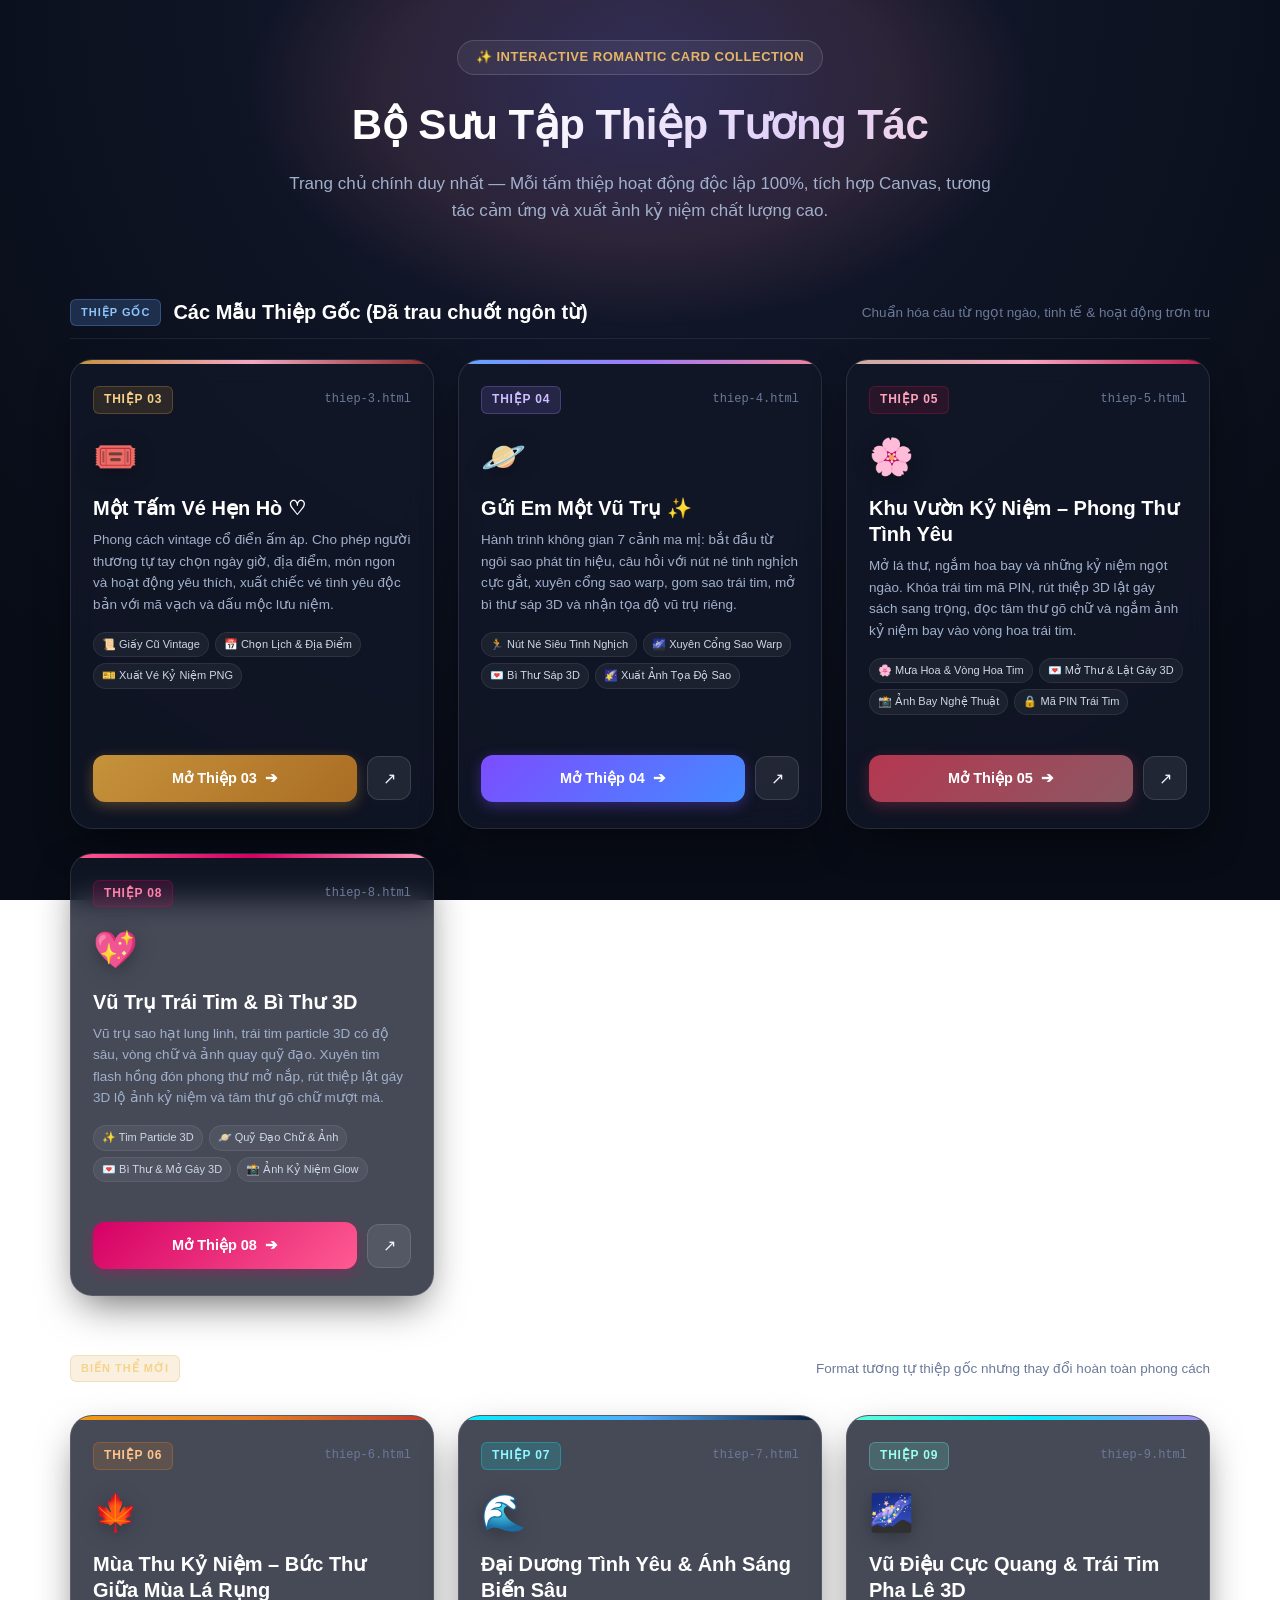
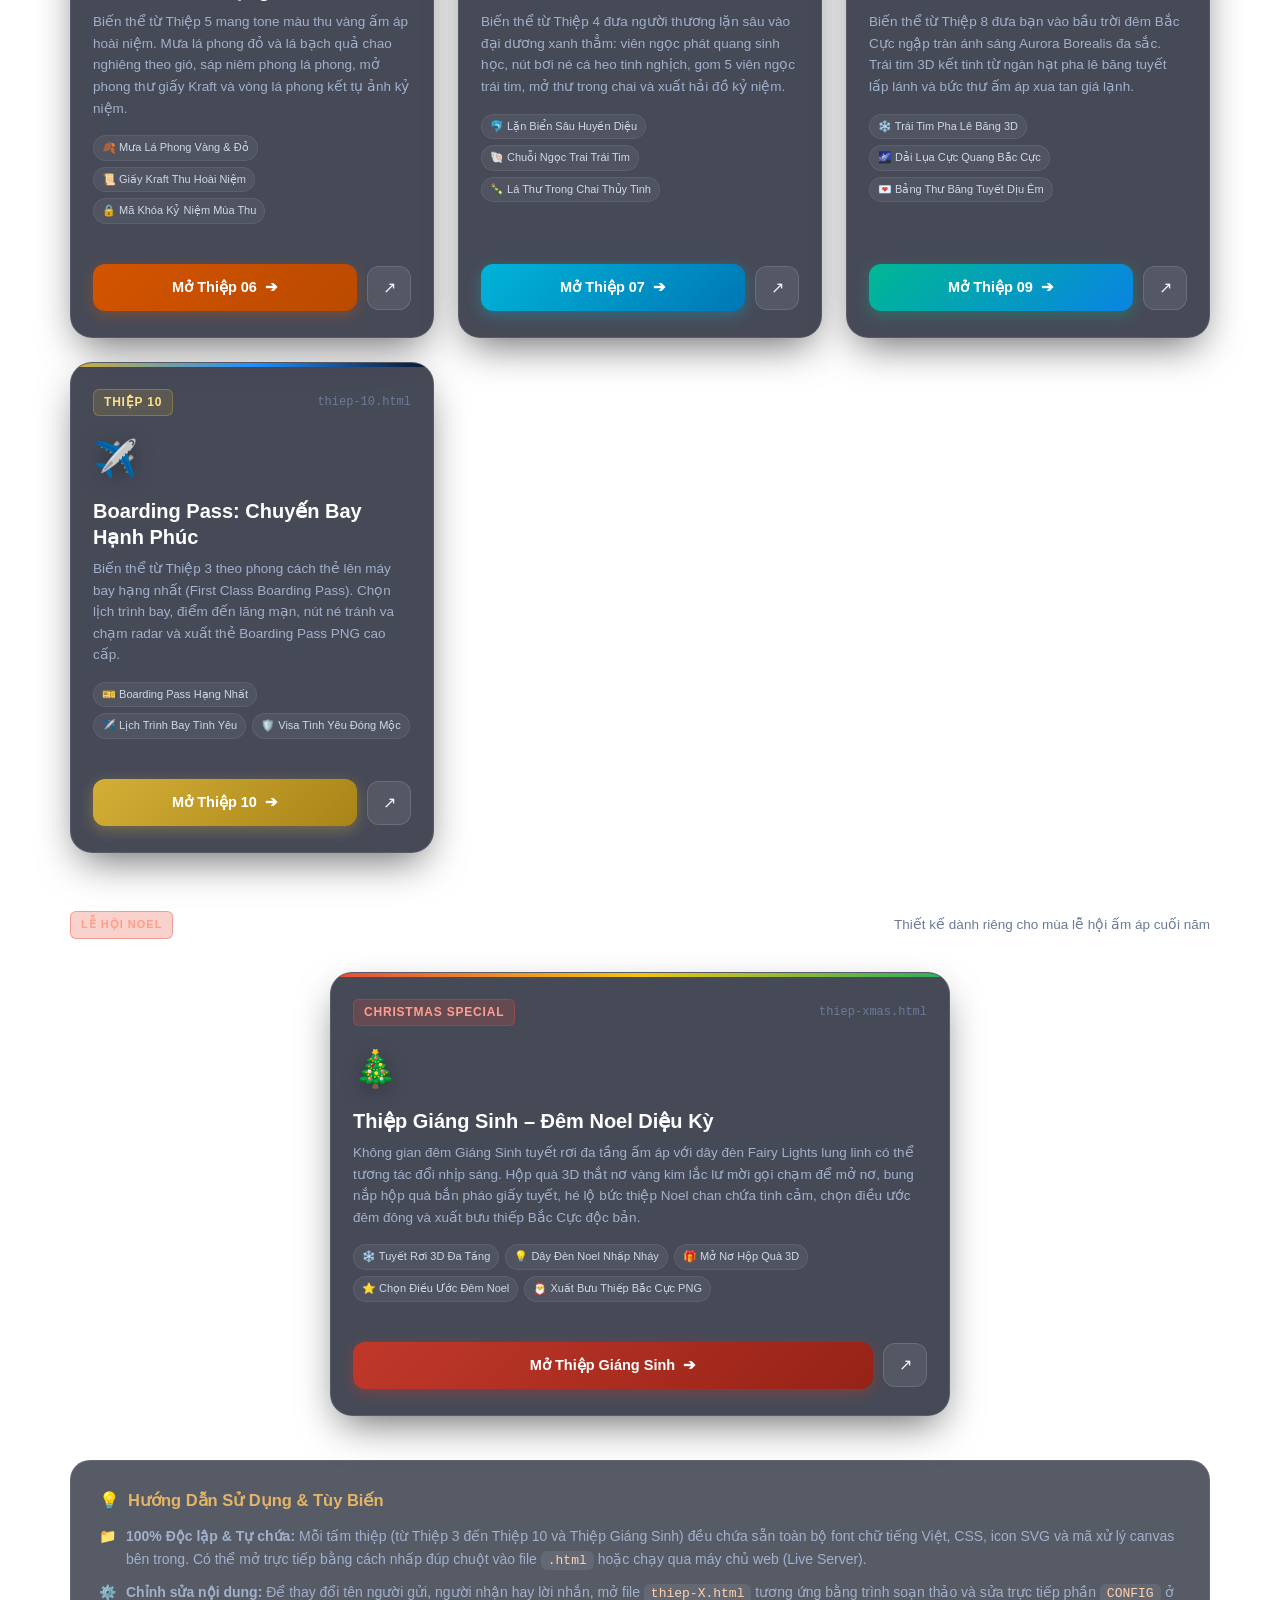
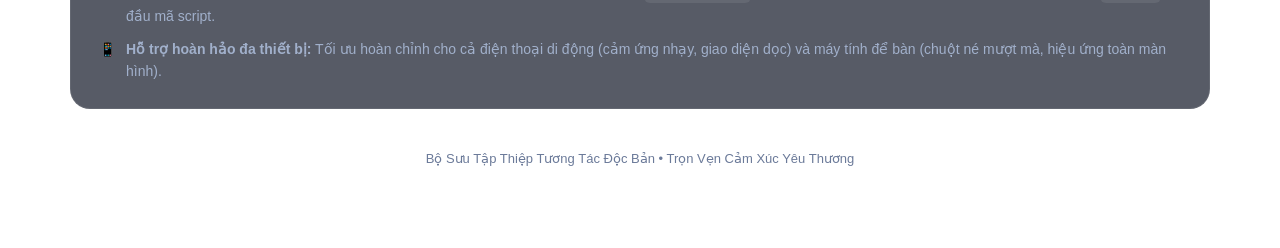
<file: index.html>
<!DOCTYPE html>
<html lang="vi">
<head>
  <meta charset="UTF-8">
  <meta name="viewport" content="width=device-width, initial-scale=1.0, viewport-fit=cover">
  <meta name="theme-color" content="#0d111e">
  <meta name="description" content="Trang chủ bộ sưu tập thiệp tương tác độc bản — Thiệp 3, 4, 5, 6, 7, 8, 9, 10 &amp; Thiệp Giáng Sinh">
  <title>Bộ Sưu Tập Thiệp Tương Tác 💖✨</title>

  <style>
    /* CSS RESET & VARIABLES */
    *, *::before, *::after {
      box-sizing: border-box;
      margin: 0;
      padding: 0;
      -webkit-tap-highlight-color: transparent;
    }

    :root {
      --bg-dark: #080c16;
      --card-bg: rgba(18, 24, 40, 0.78);
      --card-border: rgba(255, 255, 255, 0.1);
      --text-main: #f0f4fc;
      --text-sub: #a1b0cb;
      --text-muted: #6b7a99;
      --accent-gold: #e5b567;
      --accent-rose: #f1829d;
      --accent-blue: #63a4ff;
      --accent-purple: #9d7cf7;
      --accent-green: #2ecc71;
      --accent-cyan: #00f2fe;
      --accent-xmas: #e74c3c;
      --shadow-ambient: 0 16px 40px -10px rgba(0, 0, 0, 0.6);
    }

    body {
      font-family: -apple-system, BlinkMacSystemFont, "Segoe UI", Roboto, "Helvetica Neue", Arial, sans-serif;
      background: radial-gradient(circle at 50% 0%, #161c33 0%, #080c16 80%);
      background-attachment: fixed;
      color: var(--text-main);
      min-height: 100vh;
      display: flex;
      flex-direction: column;
      align-items: center;
      padding: 40px 20px 80px;
      line-height: 1.6;
      -webkit-font-smoothing: antialiased;
    }

    /* Ambient Lighting */
    .ambient-glow {
      position: fixed;
      top: -150px;
      left: 50%;
      transform: translateX(-50%);
      width: 800px;
      height: 480px;
      background: radial-gradient(ellipse, rgba(157, 124, 247, 0.2) 0%, rgba(241, 130, 157, 0.12) 45%, transparent 70%);
      pointer-events: none;
      z-index: 0;
    }

    .container {
      max-width: 1140px;
      width: 100%;
      z-index: 1;
      display: flex;
      flex-direction: column;
      align-items: center;
    }

    /* HEADER */
    header {
      text-align: center;
      margin-bottom: 36px;
    }

    .badge-collection {
      display: inline-flex;
      align-items: center;
      gap: 6px;
      padding: 6px 18px;
      background: rgba(255, 255, 255, 0.06);
      border: 1px solid rgba(255, 255, 255, 0.14);
      border-radius: 999px;
      font-size: 13px;
      font-weight: 600;
      color: #e5b567;
      margin-bottom: 16px;
      letter-spacing: 0.5px;
      text-transform: uppercase;
    }

    h1 {
      font-size: clamp(28px, 5vw, 42px);
      font-weight: 800;
      letter-spacing: -0.5px;
      background: linear-gradient(135deg, #ffffff 30%, #e0d0f8 70%, #fbd5df 100%);
      -webkit-background-clip: text;
      -webkit-text-fill-color: transparent;
      margin-bottom: 12px;
    }

    .subtitle {
      font-size: clamp(15px, 2.5vw, 17px);
      color: var(--text-sub);
      max-width: 720px;
      margin: 0 auto;
    }

    /* SECTION HEADERS */
    .section-title-wrap {
      width: 100%;
      display: flex;
      align-items: center;
      gap: 12px;
      margin: 36px 0 20px;
      padding-bottom: 10px;
      border-bottom: 1px solid rgba(255, 255, 255, 0.08);
    }

    .section-badge {
      font-size: 11px;
      font-weight: 800;
      padding: 4px 10px;
      border-radius: 6px;
      text-transform: uppercase;
      letter-spacing: 1px;
    }

    .badge-orig { background: rgba(99, 164, 255, 0.2); color: #8ec5fc; border: 1px solid rgba(99, 164, 255, 0.3); }
    .badge-var { background: rgba(229, 181, 103, 0.2); color: #f7d28b; border: 1px solid rgba(229, 181, 103, 0.3); }
    .badge-xmas { background: rgba(231, 76, 60, 0.25); color: #ff9f89; border: 1px solid rgba(231, 76, 60, 0.4); }

    .section-title {
      font-size: 20px;
      font-weight: 700;
      color: #ffffff;
    }

    .section-desc {
      font-size: 13.5px;
      color: var(--text-muted);
      margin-left: auto;
    }

    /* CARDS GRID */
    .cards-grid {
      display: grid;
      grid-template-columns: repeat(auto-fill, minmax(320px, 1fr));
      gap: 24px;
      width: 100%;
      margin-bottom: 20px;
    }

    /* CARD ITEM */
    .card-item {
      position: relative;
      background: var(--card-bg);
      border: 1px solid var(--card-border);
      border-radius: 22px;
      padding: 26px 22px;
      display: flex;
      flex-direction: column;
      justify-content: space-between;
      box-shadow: var(--shadow-ambient);
      backdrop-filter: blur(14px);
      -webkit-backdrop-filter: blur(14px);
      transition: transform 0.25s ease, border-color 0.25s ease, box-shadow 0.25s ease;
      overflow: hidden;
    }

    .card-item:hover {
      transform: translateY(-5px);
      border-color: rgba(255, 255, 255, 0.26);
      box-shadow: 0 20px 45px -8px rgba(0, 0, 0, 0.7);
    }

    /* Theme Accent Line */
    .card-item::before {
      content: "";
      position: absolute;
      top: 0;
      left: 0;
      right: 0;
      height: 4px;
    }

    .theme-thiep3::before { background: linear-gradient(90deg, #c6923b, #f1a8c1, #8a2828); }
    .theme-thiep4::before { background: linear-gradient(90deg, #63a4ff, #9d7cf7, #f1829d); }
    .theme-thiep5::before { background: linear-gradient(90deg, #c9ac9d, #f8a5c2, #bc1948); }
    .theme-thiep6::before { background: linear-gradient(90deg, #f39c12, #e67e22, #c0392b); }
    .theme-thiep7::before { background: linear-gradient(90deg, #00f2fe, #4facfe, #051833); }
    .theme-thiep8::before { background: linear-gradient(90deg, #ff5b91, #d50065, #ff9dbc); }
    .theme-thiep9::before { background: linear-gradient(90deg, #64ffda, #00f2fe, #b388ff); }
    .theme-thiep10::before { background: linear-gradient(90deg, #d4af37, #1e90ff, #0b1329); }
    .theme-xmas::before { background: linear-gradient(90deg, #e74c3c, #f1c40f, #27ae60); }

    /* Card Top */
    .card-top {
      margin-bottom: 20px;
    }

    .card-meta {
      display: flex;
      justify-content: space-between;
      align-items: center;
      margin-bottom: 14px;
    }

    .card-number {
      font-size: 12px;
      font-weight: 700;
      letter-spacing: 0.8px;
      padding: 3px 10px;
      border-radius: 6px;
      text-transform: uppercase;
    }

    .theme-thiep3 .card-number { background: rgba(198, 146, 59, 0.15); color: #f7d28b; border: 1px solid rgba(198, 146, 59, 0.3); }
    .theme-thiep4 .card-number { background: rgba(157, 124, 247, 0.15); color: #cfbeff; border: 1px solid rgba(157, 124, 247, 0.3); }
    .theme-thiep5 .card-number { background: rgba(188, 25, 72, 0.15); color: #fca5bb; border: 1px solid rgba(188, 25, 72, 0.3); }
    .theme-thiep6 .card-number { background: rgba(230, 126, 34, 0.15); color: #fbc58d; border: 1px solid rgba(230, 126, 34, 0.3); }
    .theme-thiep7 .card-number { background: rgba(0, 242, 254, 0.15); color: #8ef7ff; border: 1px solid rgba(0, 242, 254, 0.3); }
    .theme-thiep8 .card-number { background: rgba(213, 0, 101, 0.15); color: #ff82ab; border: 1px solid rgba(213, 0, 101, 0.3); }
    .theme-thiep9 .card-number { background: rgba(100, 255, 218, 0.15); color: #9cffea; border: 1px solid rgba(100, 255, 218, 0.3); }
    .theme-thiep10 .card-number { background: rgba(212, 175, 55, 0.15); color: #fce18d; border: 1px solid rgba(212, 175, 55, 0.35); }
    .theme-xmas .card-number { background: rgba(231, 76, 60, 0.2); color: #ff9e93; border: 1px solid rgba(231, 76, 60, 0.35); }

    .card-folder {
      font-size: 12px;
      color: var(--text-muted);
      font-family: ui-monospace, SFMono-Regular, Consolas, monospace;
    }

    .card-icon {
      font-size: 36px;
      margin-bottom: 10px;
      display: inline-block;
      filter: drop-shadow(0 4px 10px rgba(0, 0, 0, 0.3));
    }

    .card-title {
      font-size: 20px;
      font-weight: 700;
      color: #ffffff;
      margin-bottom: 8px;
      line-height: 1.3;
    }

    .card-desc {
      font-size: 13.5px;
      color: var(--text-sub);
      line-height: 1.6;
      margin-bottom: 16px;
    }

    /* Feature Pills */
    .pills-list {
      display: flex;
      flex-wrap: wrap;
      gap: 6px;
      margin-bottom: 20px;
    }

    .pill {
      font-size: 11px;
      padding: 3px 8px;
      border-radius: 999px;
      background: rgba(255, 255, 255, 0.05);
      border: 1px solid rgba(255, 255, 255, 0.08);
      color: #cfd8e8;
    }

    /* Actions */
    .card-actions {
      display: flex;
      gap: 10px;
      align-items: center;
      margin-top: auto;
    }

    .btn-launch {
      flex: 1;
      display: inline-flex;
      align-items: center;
      justify-content: center;
      gap: 8px;
      padding: 12px 16px;
      border-radius: 12px;
      font-size: 14.5px;
      font-weight: 600;
      text-decoration: none;
      cursor: pointer;
      transition: all 0.2s ease;
      color: #ffffff;
    }

    .theme-thiep3 .btn-launch { background: linear-gradient(135deg, #c6923b 0%, #aa6d24 100%); box-shadow: 0 4px 14px rgba(198, 146, 59, 0.35); }
    .theme-thiep4 .btn-launch { background: linear-gradient(135deg, #7c4dff 0%, #448aff 100%); box-shadow: 0 4px 14px rgba(124, 77, 255, 0.35); }
    .theme-thiep5 .btn-launch { background: linear-gradient(135deg, #b43750 0%, #8c5863 100%); box-shadow: 0 4px 14px rgba(180, 55, 80, 0.35); }
    .theme-thiep6 .btn-launch { background: linear-gradient(135deg, #d35400 0%, #ba4a00 100%); box-shadow: 0 4px 14px rgba(211, 84, 0, 0.35); }
    .theme-thiep7 .btn-launch { background: linear-gradient(135deg, #00b4d8 0%, #0077b6 100%); box-shadow: 0 4px 14px rgba(0, 180, 216, 0.35); }
    .theme-thiep8 .btn-launch { background: linear-gradient(135deg, #d50065 0%, #ff5b91 100%); box-shadow: 0 4px 14px rgba(213, 0, 101, 0.35); }
    .theme-thiep9 .btn-launch { background: linear-gradient(135deg, #00b894 0%, #0984e3 100%); box-shadow: 0 4px 14px rgba(0, 184, 148, 0.35); }
    .theme-thiep10 .btn-launch { background: linear-gradient(135deg, #d4af37 0%, #a88417 100%); box-shadow: 0 4px 14px rgba(212, 175, 55, 0.35); }
    .theme-xmas .btn-launch { background: linear-gradient(135deg, #c0392b 0%, #962216 100%); box-shadow: 0 4px 14px rgba(192, 57, 43, 0.4); }

    .btn-launch:hover {
      filter: brightness(1.1);
      transform: translateY(-1px);
    }

    .btn-external {
      display: inline-flex;
      align-items: center;
      justify-content: center;
      width: 44px;
      height: 44px;
      border-radius: 12px;
      background: rgba(255, 255, 255, 0.08);
      border: 1px solid rgba(255, 255, 255, 0.12);
      color: var(--text-main);
      text-decoration: none;
      font-size: 16px;
      transition: background 0.2s, border-color 0.2s;
    }

    .btn-external:hover {
      background: rgba(255, 255, 255, 0.16);
      border-color: rgba(255, 255, 255, 0.25);
    }

    /* GUIDE BOX */
    .guide-box {
      width: 100%;
      background: rgba(16, 22, 38, 0.7);
      border: 1px solid rgba(255, 255, 255, 0.08);
      border-radius: 20px;
      padding: 26px 28px;
      margin-top: 24px;
    }

    .guide-title {
      font-size: 16.5px;
      font-weight: 700;
      color: #e5b567;
      margin-bottom: 12px;
      display: flex;
      align-items: center;
      gap: 8px;
    }

    .guide-list {
      list-style: none;
      display: flex;
      flex-direction: column;
      gap: 10px;
      font-size: 14px;
      color: var(--text-sub);
    }

    .guide-list li {
      display: flex;
      align-items: flex-start;
      gap: 10px;
    }

    .guide-list code {
      background: rgba(255, 255, 255, 0.08);
      padding: 2px 7px;
      border-radius: 6px;
      font-family: ui-monospace, SFMono-Regular, Consolas, monospace;
      color: #ffd1ae;
      font-size: 13px;
    }

    footer {
      margin-top: 40px;
      font-size: 13px;
      color: var(--text-muted);
      text-align: center;
    }

    @media (max-width: 680px) {
      body { padding: 26px 14px 40px; }
      .card-item { padding: 22px 18px; }
      .cards-grid { gap: 18px; }
      .section-desc { display: none; }
    }
  </style>
</head>
<body>
  <div class="ambient-glow"></div>

  <div class="container">
    <header>
      <div class="badge-collection">✨ Interactive Romantic Card Collection</div>
      <h1>Bộ Sưu Tập Thiệp Tương Tác</h1>
      <p class="subtitle">
        Trang chủ chính duy nhất — Mỗi tấm thiệp hoạt động độc lập 100%, tích hợp Canvas, tương tác cảm ứng và xuất ảnh kỷ niệm chất lượng cao.
      </p>
    </header>

    <!-- ==============================================
         GROUP 1: CÁC MẪU THIỆP GỐC
         ============================================== -->
    <div class="section-title-wrap">
      <span class="section-badge badge-orig">Thiệp gốc</span>
      <h2 class="section-title">Các Mẫu Thiệp Gốc (Đã trau chuốt ngôn từ)</h2>
      <span class="section-desc">Chuẩn hóa câu từ ngọt ngào, tinh tế &amp; hoạt động trơn tru</span>
    </div>

    <div class="cards-grid">
      <!-- THIỆP 03 -->
      <article class="card-item theme-thiep3">
        <div class="card-top">
          <div class="card-meta">
            <span class="card-number">Thiệp 03</span>
            <span class="card-folder">thiep-3.html</span>
          </div>
          <div class="card-icon">🎟️</div>
          <h3 class="card-title">Một Tấm Vé Hẹn Hò ♡</h3>
          <p class="card-desc">
            Phong cách vintage cổ điển ấm áp. Cho phép người thương tự tay chọn ngày giờ, địa điểm, món ngon và hoạt động yêu thích, xuất chiếc vé tình yêu độc bản với mã vạch và dấu mộc lưu niệm.
          </p>
          <div class="pills-list">
            <span class="pill">📜 Giấy Cũ Vintage</span>
            <span class="pill">📅 Chọn Lịch &amp; Địa Điểm</span>
            <span class="pill">🎫 Xuất Vé Kỷ Niệm PNG</span>
          </div>
        </div>
        <div class="card-actions">
          <a href="./thiep-3.html" class="btn-launch">
            <span>Mở Thiệp 03</span>
            <span>➔</span>
          </a>
          <a href="./thiep-3.html" target="_blank" rel="noopener" class="btn-external" title="Mở trong tab mới">↗</a>
        </div>
      </article>

      <!-- THIỆP 04 -->
      <article class="card-item theme-thiep4">
        <div class="card-top">
          <div class="card-meta">
            <span class="card-number">Thiệp 04</span>
            <span class="card-folder">thiep-4.html</span>
          </div>
          <div class="card-icon">🪐</div>
          <h3 class="card-title">Gửi Em Một Vũ Trụ ✨</h3>
          <p class="card-desc">
            Hành trình không gian 7 cảnh ma mị: bắt đầu từ ngôi sao phát tín hiệu, câu hỏi với nút né tinh nghịch cực gắt, xuyên cổng sao warp, gom sao trái tim, mở bì thư sáp 3D và nhận tọa độ vũ trụ riêng.
          </p>
          <div class="pills-list">
            <span class="pill">🏃 Nút Né Siêu Tinh Nghịch</span>
            <span class="pill">🌌 Xuyên Cổng Sao Warp</span>
            <span class="pill">💌 Bì Thư Sáp 3D</span>
            <span class="pill">🌠 Xuất Ảnh Tọa Độ Sao</span>
          </div>
        </div>
        <div class="card-actions">
          <a href="./thiep-4.html" class="btn-launch">
            <span>Mở Thiệp 04</span>
            <span>➔</span>
          </a>
          <a href="./thiep-4.html" target="_blank" rel="noopener" class="btn-external" title="Mở trong tab mới">↗</a>
        </div>
      </article>

      <!-- THIỆP 05 -->
      <article class="card-item theme-thiep5">
        <div class="card-top">
          <div class="card-meta">
            <span class="card-number">Thiệp 05</span>
            <span class="card-folder">thiep-5.html</span>
          </div>
          <div class="card-icon">🌸</div>
          <h3 class="card-title">Khu Vườn Kỷ Niệm – Phong Thư Tình Yêu</h3>
          <p class="card-desc">
            Mở lá thư, ngắm hoa bay và những kỷ niệm ngọt ngào. Khóa trái tim mã PIN, rút thiệp 3D lật gáy sách sang trọng, đọc tâm thư gõ chữ và ngắm ảnh kỷ niệm bay vào vòng hoa trái tim.
          </p>
          <div class="pills-list">
            <span class="pill">🌸 Mưa Hoa &amp; Vòng Hoa Tim</span>
            <span class="pill">💌 Mở Thư &amp; Lật Gáy 3D</span>
            <span class="pill">📸 Ảnh Bay Nghệ Thuật</span>
            <span class="pill">🔒 Mã PIN Trái Tim</span>
          </div>
        </div>
        <div class="card-actions">
          <a href="./thiep-5.html" class="btn-launch">
            <span>Mở Thiệp 05</span>
            <span>➔</span>
          </a>
          <a href="./thiep-5.html" target="_blank" rel="noopener" class="btn-external" title="Mở trong tab mới">↗</a>
        </div>
      </article>

      <!-- THIỆP 08 -->
      <article class="card-item theme-thiep8">
        <div class="card-top">
          <div class="card-meta">
            <span class="card-number">Thiệp 08</span>
            <span class="card-folder">thiep-8.html</span>
          </div>
          <div class="card-icon">💖</div>
          <h3 class="card-title">Vũ Trụ Trái Tim &amp; Bì Thư 3D</h3>
          <p class="card-desc">
            Vũ trụ sao hạt lung linh, trái tim particle 3D có độ sâu, vòng chữ và ảnh quay quỹ đạo. Xuyên tim flash hồng đón phong thư mở nắp, rút thiệp lật gáy 3D lộ ảnh kỷ niệm và tâm thư gõ chữ mượt mà.
          </p>
          <div class="pills-list">
            <span class="pill">✨ Tim Particle 3D</span>
            <span class="pill">🪐 Quỹ Đạo Chữ &amp; Ảnh</span>
            <span class="pill">💌 Bì Thư &amp; Mở Gáy 3D</span>
            <span class="pill">📸 Ảnh Kỷ Niệm Glow</span>
          </div>
        </div>
        <div class="card-actions">
          <a href="./thiep-8.html" class="btn-launch">
            <span>Mở Thiệp 08</span>
            <span>➔</span>
          </a>
          <a href="./thiep-8.html" target="_blank" rel="noopener" class="btn-external" title="Mở trong tab mới">↗</a>
        </div>
      </article>
    </div>

    <!-- ==============================================
         GROUP 2: CÁC MẪU BIẾN THỂ CHỦ ĐỀ MỚI
         ============================================== -->
    <div class="section-title-wrap">
      <span class="section-badge badge-var">Biến thể mới</span>
      <h2 class="section-title">Các Bản Biến Thể Mới (Chủ Đề Độc Đáo)</h2>
      <span class="section-desc">Format tương tự thiệp gốc nhưng thay đổi hoàn toàn phong cách</span>
    </div>

    <div class="cards-grid">
      <!-- THIỆP 06 (BIẾN THỂ TỪ THIỆP 5) -->
      <article class="card-item theme-thiep6">
        <div class="card-top">
          <div class="card-meta">
            <span class="card-number">Thiệp 06</span>
            <span class="card-folder">thiep-6.html</span>
          </div>
          <div class="card-icon">🍁</div>
          <h3 class="card-title">Mùa Thu Kỷ Niệm – Bức Thư Giữa Mùa Lá Rụng</h3>
          <p class="card-desc">
            Biến thể từ Thiệp 5 mang tone màu thu vàng ấm áp hoài niệm. Mưa lá phong đỏ và lá bạch quả chao nghiêng theo gió, sáp niêm phong lá phong, mở phong thư giấy Kraft và vòng lá phong kết tụ ảnh kỷ niệm.
          </p>
          <div class="pills-list">
            <span class="pill">🍂 Mưa Lá Phong Vàng &amp; Đỏ</span>
            <span class="pill">📜 Giấy Kraft Thu Hoài Niệm</span>
            <span class="pill">🔒 Mã Khóa Kỷ Niệm Mùa Thu</span>
          </div>
        </div>
        <div class="card-actions">
          <a href="./thiep-6.html" class="btn-launch">
            <span>Mở Thiệp 06</span>
            <span>➔</span>
          </a>
          <a href="./thiep-6.html" target="_blank" rel="noopener" class="btn-external" title="Mở trong tab mới">↗</a>
        </div>
      </article>

      <!-- THIỆP 07 (BIẾN THỂ TỪ THIỆP 4) -->
      <article class="card-item theme-thiep7">
        <div class="card-top">
          <div class="card-meta">
            <span class="card-number">Thiệp 07</span>
            <span class="card-folder">thiep-7.html</span>
          </div>
          <div class="card-icon">🌊</div>
          <h3 class="card-title">Đại Dương Tình Yêu &amp; Ánh Sáng Biển Sâu</h3>
          <p class="card-desc">
            Biến thể từ Thiệp 4 đưa người thương lặn sâu vào đại dương xanh thẳm: viên ngọc phát quang sinh học, nút bơi né cá heo tinh nghịch, gom 5 viên ngọc trái tim, mở thư trong chai và xuất hải đồ kỷ niệm.
          </p>
          <div class="pills-list">
            <span class="pill">🐬 Lặn Biển Sâu Huyền Diệu</span>
            <span class="pill">🐚 Chuỗi Ngọc Trai Trái Tim</span>
            <span class="pill">🍾 Lá Thư Trong Chai Thủy Tinh</span>
          </div>
        </div>
        <div class="card-actions">
          <a href="./thiep-7.html" class="btn-launch">
            <span>Mở Thiệp 07</span>
            <span>➔</span>
          </a>
          <a href="./thiep-7.html" target="_blank" rel="noopener" class="btn-external" title="Mở trong tab mới">↗</a>
        </div>
      </article>

      <!-- THIỆP 09 (BIẾN THỂ TỪ THIỆP 8) -->
      <article class="card-item theme-thiep9">
        <div class="card-top">
          <div class="card-meta">
            <span class="card-number">Thiệp 09</span>
            <span class="card-folder">thiep-9.html</span>
          </div>
          <div class="card-icon">🌌</div>
          <h3 class="card-title">Vũ Điệu Cực Quang &amp; Trái Tim Pha Lê 3D</h3>
          <p class="card-desc">
            Biến thể từ Thiệp 8 đưa bạn vào bầu trời đêm Bắc Cực ngập tràn ánh sáng Aurora Borealis đa sắc. Trái tim 3D kết tinh từ ngàn hạt pha lê băng tuyết lấp lánh và bức thư ấm áp xua tan giá lạnh.
          </p>
          <div class="pills-list">
            <span class="pill">❄️ Trái Tim Pha Lê Băng 3D</span>
            <span class="pill">🌌 Dải Lụa Cực Quang Bắc Cực</span>
            <span class="pill">💌 Bảng Thư Băng Tuyết Dịu Êm</span>
          </div>
        </div>
        <div class="card-actions">
          <a href="./thiep-9.html" class="btn-launch">
            <span>Mở Thiệp 09</span>
            <span>➔</span>
          </a>
          <a href="./thiep-9.html" target="_blank" rel="noopener" class="btn-external" title="Mở trong tab mới">↗</a>
        </div>
      </article>

      <!-- THIỆP 10 (BIẾN THỂ TỪ THIỆP 3) -->
      <article class="card-item theme-thiep10">
        <div class="card-top">
          <div class="card-meta">
            <span class="card-number">Thiệp 10</span>
            <span class="card-folder">thiep-10.html</span>
          </div>
          <div class="card-icon">✈️</div>
          <h3 class="card-title">Boarding Pass: Chuyến Bay Hạnh Phúc</h3>
          <p class="card-desc">
            Biến thể từ Thiệp 3 theo phong cách thẻ lên máy bay hạng nhất (First Class Boarding Pass). Chọn lịch trình bay, điểm đến lãng mạn, nút né tránh va chạm radar và xuất thẻ Boarding Pass PNG cao cấp.
          </p>
          <div class="pills-list">
            <span class="pill">🎫 Boarding Pass Hạng Nhất</span>
            <span class="pill">✈️ Lịch Trình Bay Tình Yêu</span>
            <span class="pill">🛡️ Visa Tình Yêu Đóng Mộc</span>
          </div>
        </div>
        <div class="card-actions">
          <a href="./thiep-10.html" class="btn-launch">
            <span>Mở Thiệp 10</span>
            <span>➔</span>
          </a>
          <a href="./thiep-10.html" target="_blank" rel="noopener" class="btn-external" title="Mở trong tab mới">↗</a>
        </div>
      </article>
    </div>

    <!-- ==============================================
         GROUP 3: THIỆP GIÁNG SINH ĐẶC BIỆT
         ============================================== -->
    <div class="section-title-wrap">
      <span class="section-badge badge-xmas">Lễ Hội Noel</span>
      <h2 class="section-title">Phiên Bản Giáng Sinh Đặc Biệt (Christmas Edition)</h2>
      <span class="section-desc">Thiết kế dành riêng cho mùa lễ hội ấm áp cuối năm</span>
    </div>

    <div class="cards-grid" style="grid-template-columns: 1fr;">
      <!-- CHRISTMAS CARD -->
      <article class="card-item theme-xmas" style="max-width: 620px; margin: 0 auto; width: 100%;">
        <div class="card-top">
          <div class="card-meta">
            <span class="card-number">Christmas Special</span>
            <span class="card-folder">thiep-xmas.html</span>
          </div>
          <div class="card-icon">🎄</div>
          <h3 class="card-title">Thiệp Giáng Sinh – Đêm Noel Diệu Kỳ</h3>
          <p class="card-desc">
            Không gian đêm Giáng Sinh tuyết rơi đa tầng ấm áp với dây đèn Fairy Lights lung linh có thể tương tác đổi nhịp sáng. Hộp quà 3D thắt nơ vàng kim lắc lư mời gọi chạm để mở nơ, bung nắp hộp quà bắn pháo giấy tuyết, hé lộ bức thiệp Noel chan chứa tình cảm, chọn điều ước đêm đông và xuất bưu thiếp Bắc Cực độc bản.
          </p>
          <div class="pills-list">
            <span class="pill">❄️ Tuyết Rơi 3D Đa Tầng</span>
            <span class="pill">💡 Dây Đèn Noel Nhấp Nháy</span>
            <span class="pill">🎁 Mở Nơ Hộp Quà 3D</span>
            <span class="pill">⭐ Chọn Điều Ước Đêm Noel</span>
            <span class="pill">🎅 Xuất Bưu Thiếp Bắc Cực PNG</span>
          </div>
        </div>
        <div class="card-actions">
          <a href="./thiep-xmas.html" class="btn-launch">
            <span>Mở Thiệp Giáng Sinh</span>
            <span>➔</span>
          </a>
          <a href="./thiep-xmas.html" target="_blank" rel="noopener" class="btn-external" title="Mở trong tab mới">↗</a>
        </div>
      </article>
    </div>

    <!-- GUIDE BOX -->
    <section class="guide-box">
      <h3 class="guide-title">
        <span>💡</span> Hướng Dẫn Sử Dụng &amp; Tùy Biến
      </h3>
      <ul class="guide-list">
        <li>
          <span>📁</span>
          <span><strong>100% Độc lập &amp; Tự chứa:</strong> Mỗi tấm thiệp (từ Thiệp 3 đến Thiệp 10 và Thiệp Giáng Sinh) đều chứa sẵn toàn bộ font chữ tiếng Việt, CSS, icon SVG và mã xử lý canvas bên trong. Có thể mở trực tiếp bằng cách nhấp đúp chuột vào file <code>.html</code> hoặc chạy qua máy chủ web (Live Server).</span>
        </li>
        <li>
          <span>⚙️</span>
          <span><strong>Chỉnh sửa nội dung:</strong> Để thay đổi tên người gửi, người nhận hay lời nhắn, mở file <code>thiep-X.html</code> tương ứng bằng trình soạn thảo và sửa trực tiếp phần <code>CONFIG</code> ở đầu mã script.</span>
        </li>
        <li>
          <span>📱</span>
          <span><strong>Hỗ trợ hoàn hảo đa thiết bị:</strong> Tối ưu hoàn chỉnh cho cả điện thoại di động (cảm ứng nhạy, giao diện dọc) và máy tính để bàn (chuột né mượt mà, hiệu ứng toàn màn hình).</span>
        </li>
      </ul>
    </section>

    <footer>
      <p>Bộ Sưu Tập Thiệp Tương Tác Độc Bản • Trọn Vẹn Cảm Xúc Yêu Thương</p>
    </footer>
  </div>
</body>
</html>
</file>
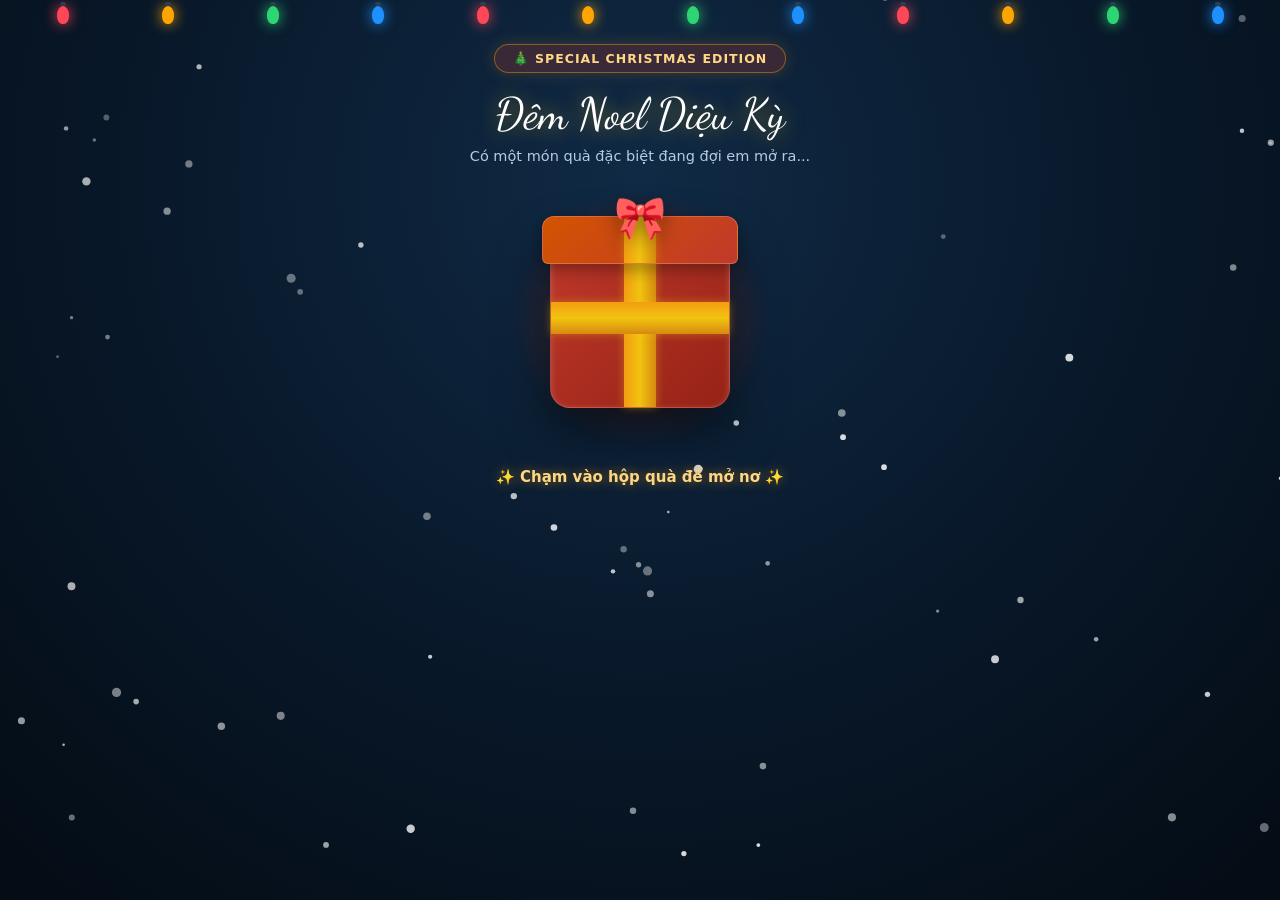
<file: thiep-xmas/index.html>
<!DOCTYPE html>
<html lang="vi">
<head>
  <meta charset="UTF-8">
  <meta name="viewport" content="width=device-width, initial-scale=1.0, viewport-fit=cover">
  <meta name="theme-color" content="#0a141e">
  <meta name="description" content="Thiệp Giáng Sinh Tương Tác — Hộp quà bí mật, tuyết rơi và bức thư đêm Noel diệu kỳ">
  <title>Thiệp Giáng Sinh – Đêm Noel Diệu Kỳ 🎄🎁❄️</title>

  <style>
    @font-face {
      font-family: 'Dancing Script';
      src: url([data-uri]) format('truetype');
      font-weight: 400 700;
      font-style: normal;
      font-display: swap;
    }

    :root {
      --xmas-red: #c0392b;
      --xmas-dark-red: #962216;
      --xmas-green: #27ae60;
      --xmas-dark-green: #1e824c;
      --xmas-gold: #f39c12;
      --gold-light: #f1c40f;
      --snow-white: #ffffff;
      --ice-blue: #dff9fb;
      --night-bg: #071526;
      --card-bg: rgba(255, 255, 255, 0.96);
      --font-script: 'Dancing Script', cursive;
      --font-ui: system-ui, -apple-system, sans-serif;
    }

    *, *::before, *::after {
      box-sizing: border-box;
      margin: 0;
      padding: 0;
      -webkit-tap-highlight-color: transparent;
    }

    body {
      min-height: 100vh;
      min-height: 100svh;
      background: radial-gradient(circle at 50% 20%, #102a45 0%, #081728 55%, #040c14 100%);
      background-attachment: fixed;
      color: #ffffff;
      font-family: var(--font-ui);
      display: flex;
      flex-direction: column;
      align-items: center;
      justify-content: flex-start;
      overflow-x: hidden;
      overflow-y: auto;
      padding: calc(16px + env(safe-area-inset-top, 0px)) 16px calc(24px + env(safe-area-inset-bottom, 0px));
      position: relative;
    }

    #snow-canvas {
      position: fixed;
      inset: 0;
      width: 100%;
      height: 100%;
      pointer-events: none;
      z-index: 1;
    }

    /* FAIRY LIGHTS GARLAND ACROSS TOP */
    .lights-garland {
      position: fixed;
      top: 0;
      left: 0;
      right: 0;
      height: 38px;
      z-index: 20;
      display: flex;
      justify-content: space-around;
      pointer-events: auto;
      cursor: pointer;
      padding: 0 10px;
    }

    .light-bulb {
      width: 12px;
      height: 18px;
      border-radius: 50% 50% 45% 45%;
      margin-top: 6px;
      position: relative;
      animation: bulbGlow 1.6s infinite alternate ease-in-out;
    }
    .light-bulb::before {
      content: '';
      position: absolute;
      top: -4px;
      left: 3px;
      width: 6px;
      height: 4px;
      background: #2c3e50;
      border-radius: 2px;
    }

    .bulb-red { background: #ff4757; box-shadow: 0 0 14px #ff4757; animation-delay: 0s; }
    .bulb-gold { background: #ffa502; box-shadow: 0 0 14px #ffa502; animation-delay: 0.4s; }
    .bulb-green { background: #2ed573; box-shadow: 0 0 14px #2ed573; animation-delay: 0.8s; }
    .bulb-blue { background: #1e90ff; box-shadow: 0 0 14px #1e90ff; animation-delay: 1.2s; }

    @keyframes bulbGlow {
      0% { opacity: 0.4; filter: brightness(0.8); }
      100% { opacity: 1; filter: brightness(1.3); }
    }

    /* MAIN CONTAINER */
    .container {
      position: relative;
      z-index: 10;
      width: 100%;
      max-width: 440px;
      display: flex;
      flex-direction: column;
      align-items: center;
      margin-top: 28px;
    }

    .xmas-badge {
      display: inline-flex;
      align-items: center;
      gap: 6px;
      padding: 6px 18px;
      background: rgba(192, 57, 43, 0.25);
      border: 1px solid rgba(243, 156, 18, 0.45);
      border-radius: 999px;
      color: #ffd885;
      font-size: 12.5px;
      font-weight: 700;
      letter-spacing: 1px;
      text-transform: uppercase;
      margin-bottom: 16px;
      box-shadow: 0 0 16px rgba(243, 156, 18, 0.2);
    }

    .title-xmas {
      font-family: var(--font-script);
      font-size: clamp(34px, 8.5vw, 44px);
      color: #fff;
      text-align: center;
      line-height: 1.15;
      margin-bottom: 8px;
      text-shadow: 0 0 20px rgba(241, 196, 15, 0.5);
    }

    .sub-xmas {
      font-size: 14.5px;
      color: #b5cbe0;
      text-align: center;
      margin-bottom: 24px;
    }

    /* SCENE 1: INTERACTIVE 3D GIFT BOX */
    .gift-scene {
      width: 100%;
      display: flex;
      flex-direction: column;
      align-items: center;
      transition: all 0.5s ease;
    }

    .gift-box-wrap {
      position: relative;
      width: 220px;
      height: 220px;
      margin: 20px 0 30px;
      cursor: pointer;
      perspective: 800px;
    }

    .gift-glow {
      position: absolute;
      inset: -20px;
      background: radial-gradient(circle, rgba(241, 196, 15, 0.25) 0%, rgba(192, 57, 43, 0.15) 50%, transparent 70%);
      border-radius: 50%;
      animation: pulseGlow 3s infinite ease-in-out;
    }

    @keyframes pulseGlow {
      0%, 100% { transform: scale(0.9); opacity: 0.6; }
      50% { transform: scale(1.15); opacity: 1; }
    }

    .gift-cube {
      position: absolute;
      inset: 20px;
      background: linear-gradient(135deg, #c0392b 0%, #962216 100%);
      border-radius: 20px;
      box-shadow: 0 20px 50px rgba(0, 0, 0, 0.6), inset 0 2px 6px rgba(255, 255, 255, 0.2);
      border: 1px solid rgba(255, 255, 255, 0.15);
      animation: boxBounce 3.5s infinite ease-in-out;
    }

    @keyframes boxBounce {
      0%, 100% { transform: translateY(0); }
      50% { transform: translateY(-8px) rotate(1deg); }
    }

    /* Golden Ribbons */
    .ribbon-vertical {
      position: absolute;
      top: 0;
      bottom: 0;
      left: 50%;
      width: 32px;
      transform: translateX(-50%);
      background: linear-gradient(90deg, #f39c12 0%, #f1c40f 50%, #d68910 100%);
      box-shadow: 0 0 10px rgba(241, 196, 15, 0.4);
    }

    .ribbon-horizontal {
      position: absolute;
      left: 0;
      right: 0;
      top: 50%;
      height: 32px;
      transform: translateY(-50%);
      background: linear-gradient(180deg, #f39c12 0%, #f1c40f 50%, #d68910 100%);
      box-shadow: 0 0 10px rgba(241, 196, 15, 0.4);
    }

    .gift-lid {
      position: absolute;
      top: 8px;
      left: 12px;
      right: 12px;
      height: 48px;
      background: linear-gradient(135deg, #d35400 0%, #c0392b 100%);
      border-radius: 12px 12px 6px 6px;
      box-shadow: 0 6px 16px rgba(0, 0, 0, 0.35);
      border: 1px solid rgba(255, 255, 255, 0.2);
      transition: transform 0.6s cubic-bezier(.22, 1, .36, 1), opacity 0.4s;
      z-index: 5;
    }

    .gift-bow {
      position: absolute;
      top: -24px;
      left: 50%;
      transform: translateX(-50%);
      font-size: 42px;
      filter: drop-shadow(0 4px 10px rgba(0, 0, 0, 0.4));
      transition: transform 0.4s;
    }

    .gift-open .gift-lid {
      transform: translateY(-90px) rotate(-16deg);
      opacity: 0;
    }

    .gift-hint-text {
      font-size: 15px;
      color: #ffd885;
      text-shadow: 0 0 12px rgba(243, 156, 18, 0.6);
      margin-top: 10px;
      font-weight: 600;
      animation: pulseText 2s infinite ease-in-out;
    }

    @keyframes pulseText {
      0%, 100% { opacity: 0.8; }
      50% { opacity: 1; transform: scale(1.03); }
    }

    /* SCENE 2: REVEALED CHRISTMAS LETTER */
    .xmas-letter-panel {
      display: none;
      width: 100%;
      background: var(--card-bg);
      color: #1a252f;
      border-radius: 24px;
      padding: 30px 22px;
      box-shadow: 0 24px 60px rgba(0, 0, 0, 0.65), 0 0 30px rgba(243, 156, 18, 0.25);
      border: 2px solid #e8dbb5;
      position: relative;
      animation: letterPop 0.6s cubic-bezier(.22, 1, .36, 1);
    }

    @keyframes letterPop {
      from { opacity: 0; transform: scale(0.9) translateY(20px); }
      to { opacity: 1; transform: scale(1) translateY(0); }
    }

    .letter-border-decor {
      border: 1px dashed #c0392b;
      border-radius: 16px;
      padding: 22px 18px;
    }

    .letter-decor-top {
      display: flex;
      justify-content: space-between;
      align-items: center;
      margin-bottom: 14px;
    }

    .letter-decor-top .icon {
      font-size: 26px;
    }

    .letter-heading {
      font-family: var(--font-script);
      font-size: 30px;
      color: var(--xmas-red);
      text-align: center;
      line-height: 1.2;
      margin-bottom: 16px;
    }

    .letter-msg {
      font-size: 15px;
      line-height: 1.75;
      color: #2c3e50;
      margin-bottom: 20px;
    }

    .letter-sign {
      font-family: var(--font-script);
      font-size: 24px;
      color: var(--xmas-dark-green);
      text-align: right;
    }

    /* WISH SELECTION */
    .wish-section {
      margin-top: 22px;
      background: #fdfaf2;
      border-radius: 16px;
      padding: 18px 14px;
      border: 1px solid #ebdcc5;
    }

    .wish-label {
      font-size: 13px;
      font-weight: 700;
      color: #a18a66;
      text-transform: uppercase;
      letter-spacing: 1px;
      margin-bottom: 10px;
      text-align: center;
    }

    .wishes-grid {
      display: grid;
      grid-template-columns: repeat(2, 1fr);
      gap: 10px;
      margin-bottom: 14px;
    }

    .wish-pill {
      background: #ffffff;
      border: 1.5px solid #dcd2c4;
      border-radius: 12px;
      padding: 10px 8px;
      font-size: 13px;
      font-weight: 600;
      color: #2c3e50;
      cursor: pointer;
      text-align: center;
      transition: all 0.2s;
    }

    .wish-pill:hover {
      border-color: var(--xmas-gold);
    }

    .wish-pill.active {
      border-color: var(--xmas-red);
      background: #fff5f5;
      color: var(--xmas-red);
      box-shadow: 0 4px 12px rgba(192, 57, 43, 0.15);
    }

    /* BUTTONS */
    .btn-xmas-gold {
      width: 100%;
      height: 52px;
      border-radius: 14px;
      background: linear-gradient(135deg, #c0392b 0%, #962216 100%);
      color: #ffffff;
      border: none;
      font-size: 16px;
      font-weight: 700;
      cursor: pointer;
      display: inline-flex;
      align-items: center;
      justify-content: center;
      gap: 8px;
      box-shadow: 0 6px 20px rgba(192, 57, 43, 0.4);
      margin-top: 14px;
      transition: all 0.2s;
    }

    .btn-xmas-gold:hover {
      box-shadow: 0 8px 24px rgba(192, 57, 43, 0.6);
      transform: translateY(-1px);
    }

    .btn-xmas-outline {
      width: 100%;
      height: 48px;
      border-radius: 12px;
      background: #ffffff;
      color: #2c3e50;
      border: 1px solid #d4c4b0;
      font-size: 14.5px;
      font-weight: 600;
      cursor: pointer;
      margin-top: 10px;
    }

    /* TOAST */
    #toast {
      position: fixed;
      bottom: 24px;
      left: 50%;
      transform: translateX(-50%) translateY(30px);
      background: rgba(10, 20, 30, 0.95);
      border: 1px solid rgba(243, 156, 18, 0.6);
      color: #fff;
      padding: 10px 22px;
      border-radius: 999px;
      font-size: 14px;
      opacity: 0;
      pointer-events: none;
      z-index: 999;
      transition: all 0.25s ease;
      white-space: nowrap;
    }
    #toast.show {
      transform: translateX(-50%) translateY(0);
      opacity: 1;
    }
  </style>
</head>
<body>
  <!-- Canvas for falling snowflakes -->
  <canvas id="snow-canvas"></canvas>

  <!-- Fairy Lights Garland across the top -->
  <div class="lights-garland" id="lights-garland" title="Chạm để đổi nhịp sáng đèn Noel">
    <div class="light-bulb bulb-red"></div>
    <div class="light-bulb bulb-gold"></div>
    <div class="light-bulb bulb-green"></div>
    <div class="light-bulb bulb-blue"></div>
    <div class="light-bulb bulb-red"></div>
    <div class="light-bulb bulb-gold"></div>
    <div class="light-bulb bulb-green"></div>
    <div class="light-bulb bulb-blue"></div>
    <div class="light-bulb bulb-red"></div>
    <div class="light-bulb bulb-gold"></div>
    <div class="light-bulb bulb-green"></div>
    <div class="light-bulb bulb-blue"></div>
  </div>

  <div id="toast"></div>

  <main class="container">
    <div class="xmas-badge">🎄 Special Christmas Edition</div>
    <h1 class="title-xmas">Đêm Noel Diệu Kỳ</h1>
    <p class="sub-xmas">Có một món quà đặc biệt đang đợi em mở ra...</p>

    <!-- STAGE 1: GIFT BOX -->
    <div class="gift-scene" id="gift-scene">
      <div class="gift-box-wrap" id="btn-open-gift" role="button" tabindex="0" aria-label="Chạm để mở hộp quà Giáng Sinh">
        <div class="gift-glow"></div>
        <div class="gift-cube">
          <div class="ribbon-vertical"></div>
          <div class="ribbon-horizontal"></div>
        </div>
        <div class="gift-lid">
          <div class="ribbon-vertical"></div>
          <div class="gift-bow">🎀</div>
        </div>
      </div>
      <div class="gift-hint-text">✨ Chạm vào hộp quà để mở nơ ✨</div>
    </div>

    <!-- STAGE 2: CHRISTMAS LETTER -->
    <div class="xmas-letter-panel" id="letter-panel">
      <div class="letter-border-decor">
        <div class="letter-decor-top">
          <span class="icon">🔔</span>
          <span style="font-size: 13px; font-weight: 700; color: #c0392b; letter-spacing: 1px;">MERRY CHRISTMAS</span>
          <span class="icon">🎄</span>
        </div>

        <h2 class="letter-heading">Gửi em, mùa đông ấm áp của anh ❤️</h2>

        <div class="letter-msg" id="letter-msg-content">
          Giáng Sinh này thật đặc biệt và trọn vẹn hơn mọi năm vì có em ở bên.<br><br>
          Chúc cho cô gái của anh luôn nở nụ cười thật tươi, luôn bình yên và rạng rỡ. Dù ngoài trời có lạnh giá thế nào, anh hứa sẽ luôn là chiếc khăn len ấm áp, luôn lắng nghe và nắm chặt tay em.<br><br>
          Mong cho mọi ước nguyện đêm Noel của hai đứa mình đều sẽ trở thành hiện thực! Giáng Sinh an lành và hạnh phúc nhé em yêu! ✨❄️
        </div>

        <div class="letter-sign">
          — Yêu em thật nhiều! 🎅🤍
        </div>

        <!-- Wish Picker -->
        <div class="wish-section">
          <div class="wish-label">⭐ Chọn một điều ước đêm Noel ⭐</div>
          <div class="wishes-grid" id="wishes-grid">
            <div class="wish-pill active" data-wish="Bên nhau thật dài lâu">❤️ Bên nhau mãi mãi</div>
            <div class="wish-pill" data-wish="Luôn ngập tràn tiếng cười">😊 Luôn vui vẻ rạng rỡ</div>
            <div class="wish-pill" data-wish="Cùng đi qua ngàn mùa đông">❄️ Nắm tay qua mọi mùa</div>
            <div class="wish-pill" data-wish="Vạn sự như ý & Bình an">✨ Mọi ước mơ thành thật</div>
          </div>
        </div>

        <button class="btn-xmas-gold" id="btn-save-xmas">
          <span>Lưu Bưu Thiếp Noel Kỷ Niệm 📷</span>
        </button>

        <button class="btn-xmas-outline" id="btn-reopen-gift">
          Đóng hộp quà lại 🎁
        </button>
      </div>
    </div>
  </main>

  <canvas id="exportCanvas" style="display:none;"></canvas>

  <script>
    // Falling Snow Simulation
    const canvas = document.getElementById('snow-canvas');
    const ctx = canvas.getContext('2d');
    let W = window.innerWidth;
    let H = window.innerHeight;
    canvas.width = W;
    canvas.height = H;

    window.addEventListener('resize', () => {
      W = window.innerWidth;
      H = window.innerHeight;
      canvas.width = W;
      canvas.height = H;
    });

    const snowflakes = [];
    const snowCount = 65;
    for (let i = 0; i < snowCount; i++) {
      snowflakes.push({
        x: Math.random() * W,
        y: Math.random() * H,
        r: 1.2 + Math.random() * 3.5,
        speed: 0.6 + Math.random() * 1.8,
        drift: (Math.random() - 0.5) * 0.8,
        alpha: 0.3 + Math.random() * 0.6,
        swayAngle: Math.random() * Math.PI * 2
      });
    }

    function renderSnow() {
      ctx.clearRect(0, 0, W, H);
      for (const s of snowflakes) {
        s.y += s.speed;
        s.swayAngle += 0.02;
        s.x += s.drift + Math.sin(s.swayAngle) * 0.5;

        if (s.y > H + 10) {
          s.y = -10;
          s.x = Math.random() * W;
        }

        ctx.fillStyle = '#ffffff';
        ctx.globalAlpha = s.alpha;
        ctx.beginPath();
        ctx.arc(s.x, s.y, s.r, 0, Math.PI * 2);
        ctx.fill();
      }
      ctx.globalAlpha = 1;
      requestAnimationFrame(renderSnow);
    }
    renderSnow();

    // Fairy Lights toggle speed
    let lightSpeed = 1;
    document.getElementById('lights-garland').addEventListener('click', () => {
      lightSpeed = lightSpeed === 1 ? 0.6 : 1;
      document.querySelectorAll('.light-bulb').forEach(b => {
        b.style.animationDuration = lightSpeed + 's';
      });
      showToast('Đã đổi nhịp đèn Giáng Sinh! ✨');
    });

    // Toast
    const toast = document.getElementById('toast');
    function showToast(msg) {
      toast.textContent = msg;
      toast.classList.add('show');
      setTimeout(() => toast.classList.remove('show'), 2400);
    }

    // Gift Box Unwrapping
    const giftBox = document.getElementById('btn-open-gift');
    const giftScene = document.getElementById('gift-scene');
    const letterPanel = document.getElementById('letter-panel');
    let selectedWish = 'Bên nhau thật dài lâu';

    giftBox.addEventListener('click', () => {
      giftBox.classList.add('gift-open');
      showToast('Đang mở hộp quà Noel... 🎁✨');
      setTimeout(() => {
        giftScene.style.display = 'none';
        letterPanel.style.display = 'block';
        window.scrollTo({ top: 0, behavior: 'smooth' });
      }, 550);
    });

    // Reopen
    document.getElementById('btn-reopen-gift').addEventListener('click', () => {
      giftBox.classList.remove('gift-open');
      letterPanel.style.display = 'none';
      giftScene.style.display = 'flex';
      window.scrollTo({ top: 0, behavior: 'smooth' });
    });

    // Wish selection
    const wishPills = document.querySelectorAll('.wish-pill');
    wishPills.forEach(pill => {
      pill.addEventListener('click', () => {
        wishPills.forEach(p => p.classList.remove('active'));
        pill.classList.add('active');
        selectedWish = pill.getAttribute('data-wish');
        showToast('Đã chọn điều ước: ' + selectedWish + ' ⭐');
      });
    });

    // Export Christmas Keepsake Postcard
    document.getElementById('btn-save-xmas').addEventListener('click', () => {
      const expCanvas = document.getElementById('exportCanvas');
      const eCtx = expCanvas.getContext('2d');
      const CW = 720;
      const CH = 960;
      expCanvas.width = CW;
      expCanvas.height = CH;

      // Dark Christmas Night background
      const grad = eCtx.createRadialGradient(CW / 2, CH * 0.3, 80, CW / 2, CH / 2, CW);
      grad.addColorStop(0, '#1a3a5c');
      grad.addColorStop(0.6, '#0b1d33');
      grad.addColorStop(1, '#040b14');
      eCtx.fillStyle = grad;
      eCtx.fillRect(0, 0, CW, CH);

      // Snowflakes on card
      eCtx.fillStyle = '#ffffff';
      for (let i = 0; i < 70; i++) {
        eCtx.globalAlpha = 0.2 + Math.random() * 0.6;
        eCtx.beginPath();
        eCtx.arc(Math.random() * CW, Math.random() * CH, 1 + Math.random() * 3, 0, Math.PI * 2);
        eCtx.fill();
      }
      eCtx.globalAlpha = 1;

      // Inner Cream Postcard
      eCtx.fillStyle = '#fffdf7';
      eCtx.shadowColor = 'rgba(0, 0, 0, 0.45)';
      eCtx.shadowBlur = 30;
      roundRect(eCtx, 45, 55, CW - 90, CH - 110, 24);
      eCtx.fill();
      eCtx.shadowBlur = 0;

      // Festive Border
      eCtx.strokeStyle = '#c0392b';
      eCtx.lineWidth = 3;
      roundRect(eCtx, 60, 70, CW - 120, CH - 140, 18);
      eCtx.stroke();

      eCtx.strokeStyle = '#f39c12';
      eCtx.lineWidth = 1;
      eCtx.setLineDash([6, 6]);
      roundRect(eCtx, 68, 78, CW - 136, CH - 156, 14);
      eCtx.stroke();
      eCtx.setLineDash([]);

      // Top Header
      eCtx.fillStyle = '#c0392b';
      eCtx.font = 'bold 15px system-ui, sans-serif';
      eCtx.textAlign = 'center';
      eCtx.fillText('★ OFFICIAL CHRISTMAS POSTCARD ★', CW / 2, 125);

      eCtx.font = 'bold 44px "Dancing Script", cursive';
      eCtx.fillText('Merry Christmas My Love', CW / 2, 180);

      // Big Bell / Tree Illustration
      eCtx.font = '54px system-ui, sans-serif';
      eCtx.fillText('🎄 ✨ 🎁', CW / 2, 260);

      // Message
      eCtx.fillStyle = '#2c3e50';
      eCtx.font = '24px "Dancing Script", cursive';
      const lines = [
        'Gửi em, mùa đông ấm áp của anh,',
        'Giáng Sinh này thật trọn vẹn và diệu kỳ vì có em bên cạnh.',
        'Chúc cho cô gái của anh luôn nở nụ cười thật tươi, luôn bình yên và rạng rỡ.',
        'Dù ngoài trời có lạnh giá, anh hứa sẽ luôn là chiếc khăn len ấm áp,',
        'luôn lắng nghe và nắm chặt tay em đi qua mọi mùa đông.'
      ];
      let lineY = 350;
      for (const l of lines) {
        eCtx.fillText(l, CW / 2, lineY);
        lineY += 40;
      }

      // Wish Box
      eCtx.fillStyle = '#fdfaf2';
      roundRect(eCtx, 100, lineY + 20, CW - 200, 75, 14);
      eCtx.fill();
      eCtx.strokeStyle = '#ebdcc5';
      eCtx.lineWidth = 1.5;
      eCtx.stroke();

      eCtx.fillStyle = '#c0392b';
      eCtx.font = 'bold 13px system-ui, sans-serif';
      eCtx.fillText('ĐIỀU ƯỚC ĐÊM NOEL', CW / 2, lineY + 50);
      eCtx.fillStyle = '#27ae60';
      eCtx.font = 'bold 20px system-ui, sans-serif';
      eCtx.fillText('“ ' + selectedWish + ' ”', CW / 2, lineY + 78);

      // Signature & Stamp
      lineY += 140;
      eCtx.fillStyle = '#962216';
      eCtx.font = '26px "Dancing Script", cursive';
      eCtx.fillText('— Yêu em thật nhiều! 🎅❤️', CW / 2, lineY);

      // North Pole Stamp
      eCtx.save();
      eCtx.translate(CW - 145, CH - 145);
      eCtx.rotate(-0.15);
      eCtx.strokeStyle = '#c0392b';
      eCtx.lineWidth = 2.5;
      eCtx.beginPath();
      eCtx.arc(0, 0, 42, 0, Math.PI * 2);
      eCtx.stroke();
      eCtx.fillStyle = '#c0392b';
      eCtx.font = 'bold 10px system-ui, sans-serif';
      eCtx.fillText('NORTH POLE', 0, -12);
      eCtx.font = 'bold 15px system-ui, sans-serif';
      eCtx.fillText('DEC 25', 0, 6);
      eCtx.font = 'bold 9px system-ui, sans-serif';
      eCtx.fillText('AIR MAIL', 0, 20);
      eCtx.restore();

      // Download PNG
      expCanvas.toBlob(blob => {
        const url = URL.createObjectURL(blob);
        const a = document.createElement('a');
        a.href = url;
        a.download = 'thiep-giang-sinh-ky-niem.png';
        document.body.appendChild(a);
        a.click();
        document.body.removeChild(a);
        setTimeout(() => URL.revokeObjectURL(url), 2000);
        showToast('Đã lưu bưu thiếp Giáng Sinh 📷');
      });
    });

    function roundRect(ctx, x, y, width, height, radius) {
      ctx.beginPath();
      ctx.moveTo(x + radius, y);
      ctx.lineTo(x + width - radius, y);
      ctx.quadraticCurveTo(x + width, y, x + width, y + radius);
      ctx.lineTo(x + width, y + height - radius);
      ctx.quadraticCurveTo(x + width, y + height, x + width - radius, y + height);
      ctx.lineTo(x + radius, y + height);
      ctx.quadraticCurveTo(x, y + height, x, y + height - radius);
      ctx.lineTo(x, y + radius);
      ctx.quadraticCurveTo(x, y, x + radius, y);
      ctx.closePath();
    }
  </script>
</body>
</html>
</file>
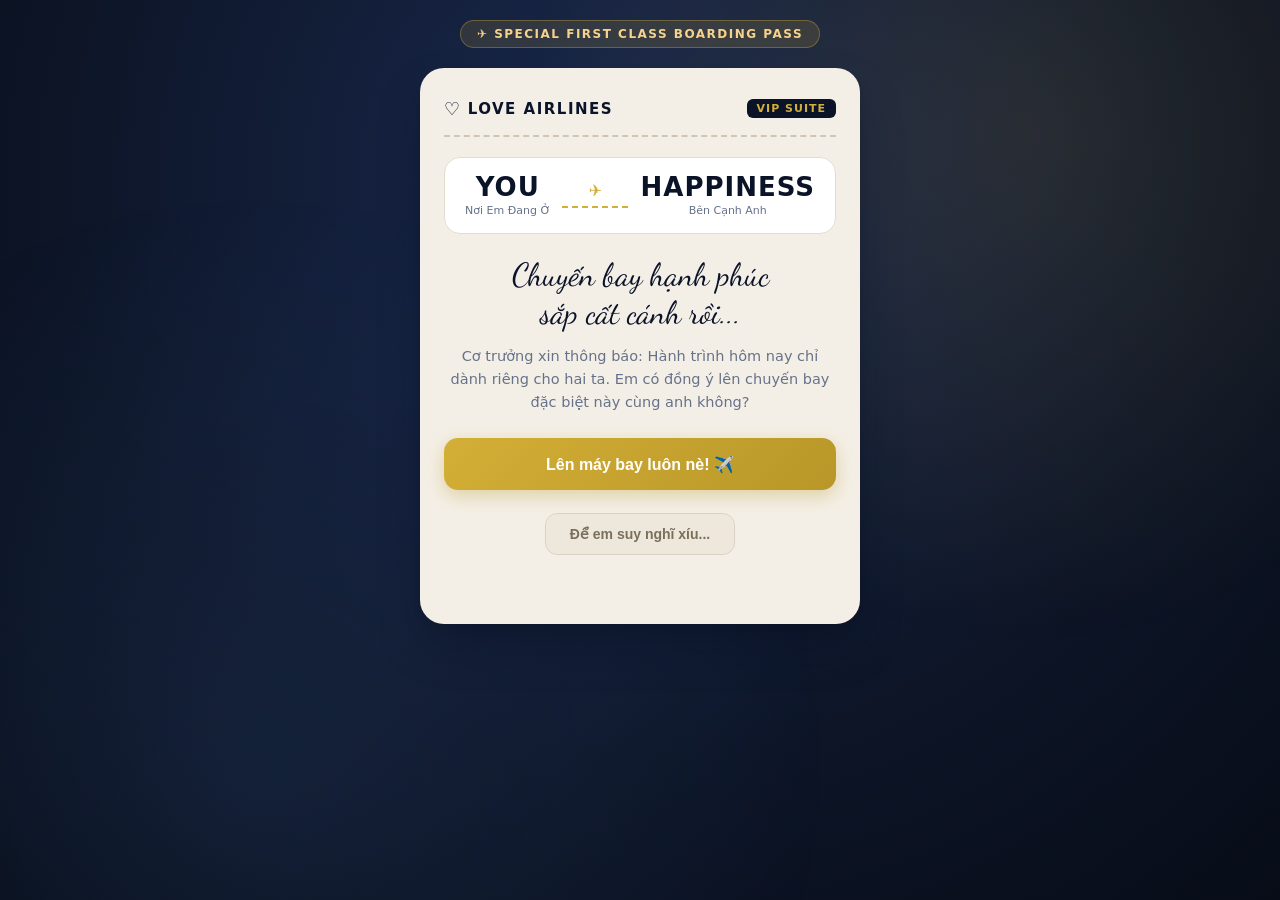
<file: thiep-10.html>
<!DOCTYPE html>
<html lang="vi">
<head>
  <meta charset="UTF-8">
  <meta name="viewport" content="width=device-width, initial-scale=1.0, viewport-fit=cover">
  <meta name="theme-color" content="#0d1527">
  <meta name="description" content="Boarding Pass Chuyến Bay Tình Yêu — Tấm vé máy bay hạng nhất dành riêng cho người thương">
  <title>Thiệp 10 — Boarding Pass Chuyến Bay Tình Yêu ✈️🎫</title>

  <style>
    /* EMBEDDED FONTS & TOKENS */
    @font-face {
      font-family: 'Dancing Script';
      src: url([data-uri]) format('truetype');
      font-weight: 400 700;
      font-style: normal;
      font-display: swap;
    }

    :root {
      --navy: #0b1329;
      --navy-light: #162244;
      --gold: #d4af37;
      --gold-hover: #b89728;
      --gold-soft: #fbf5e6;
      --cream: #fbf9f4;
      --paper: #f4efe6;
      --text-dark: #1b2438;
      --text-sub: #66728a;
      --white: #ffffff;
      --shadow-pass: 0 24px 50px -10px rgba(7, 14, 30, 0.45), 0 4px 12px rgba(0, 0, 0, 0.1);
      --font-script: 'Dancing Script', 'Segoe Script', cursive;
      --font-ui: system-ui, -apple-system, 'Segoe UI', Roboto, Helvetica, Arial, sans-serif;
    }

    *, *::before, *::after {
      box-sizing: border-box;
      margin: 0;
      padding: 0;
      -webkit-tap-highlight-color: transparent;
    }

    body {
      min-height: 100vh;
      min-height: 100svh;
      background: radial-gradient(circle at 50% 20%, #1a2a50 0%, #0d1527 60%, #070c17 100%);
      background-attachment: fixed;
      color: var(--text-dark);
      font-family: var(--font-ui);
      display: flex;
      flex-direction: column;
      align-items: center;
      justify-content: flex-start;
      overflow-x: hidden;
      overflow-y: auto;
      padding: calc(20px + env(safe-area-inset-top, 0px)) 16px calc(24px + env(safe-area-inset-bottom, 0px));
    }

    /* Ambient Starlight / Flight Path */
    .flight-ambient {
      position: fixed;
      inset: 0;
      pointer-events: none;
      z-index: 0;
      background: 
        radial-gradient(circle at 80% 15%, rgba(212, 175, 55, 0.12) 0%, transparent 40%),
        radial-gradient(circle at 20% 85%, rgba(99, 164, 255, 0.1) 0%, transparent 45%);
    }

    .container {
      width: 100%;
      max-width: 440px;
      z-index: 1;
      display: flex;
      flex-direction: column;
      align-items: center;
      position: relative;
    }

    /* Header Badge */
    .flight-badge {
      display: inline-flex;
      align-items: center;
      gap: 8px;
      padding: 6px 16px;
      background: rgba(212, 175, 55, 0.15);
      border: 1px solid rgba(212, 175, 55, 0.35);
      border-radius: 999px;
      color: #f7d28b;
      font-size: 12px;
      font-weight: 600;
      letter-spacing: 1.5px;
      text-transform: uppercase;
      margin-bottom: 20px;
    }

    /* Card Panels */
    .pass-panel {
      width: 100%;
      background: var(--paper);
      border-radius: 24px;
      box-shadow: var(--shadow-pass);
      padding: 30px 24px;
      position: relative;
      overflow: hidden;
      transition: all 0.3s ease;
      animation: fadeInSlide 0.4s cubic-bezier(.22, 1, .36, 1);
    }

    @keyframes fadeInSlide {
      from { opacity: 0; transform: translateY(16px); }
      to { opacity: 1; transform: translateY(0); }
    }

    .panel-title {
      font-family: var(--font-script);
      font-size: 32px;
      line-height: 1.2;
      color: var(--navy);
      text-align: center;
      margin-bottom: 12px;
      font-weight: 700;
    }

    .panel-sub {
      font-size: 14.5px;
      color: var(--text-sub);
      text-align: center;
      line-height: 1.6;
      margin-bottom: 24px;
    }

    /* Airline Golden Strip */
    .airline-strip {
      display: flex;
      justify-content: space-between;
      align-items: center;
      border-bottom: 2px dashed #d1c4b2;
      padding-bottom: 16px;
      margin-bottom: 20px;
    }

    .airline-brand {
      font-size: 15px;
      font-weight: 800;
      letter-spacing: 1.5px;
      color: var(--navy);
      display: flex;
      align-items: center;
      gap: 6px;
    }

    .airline-logo-icon {
      font-size: 18px;
    }

    .class-tag {
      font-size: 11px;
      font-weight: 700;
      background: var(--navy);
      color: var(--gold);
      padding: 3px 10px;
      border-radius: 6px;
      letter-spacing: 1px;
    }

    /* Destination Route Showcase */
    .route-showcase {
      display: flex;
      justify-content: space-between;
      align-items: center;
      background: #fff;
      border: 1px solid #e5dcce;
      border-radius: 16px;
      padding: 16px 20px;
      margin-bottom: 22px;
    }

    .route-point {
      text-align: center;
    }

    .route-code {
      font-size: 26px;
      font-weight: 800;
      color: var(--navy);
      letter-spacing: 1px;
      line-height: 1;
    }

    .route-label {
      font-size: 11px;
      color: var(--text-sub);
      margin-top: 4px;
      font-weight: 500;
    }

    .route-plane {
      display: flex;
      flex-direction: column;
      align-items: center;
      gap: 4px;
      flex: 1;
      padding: 0 12px;
    }

    .plane-line {
      width: 100%;
      height: 2px;
      background: repeating-linear-gradient(90deg, var(--gold) 0, var(--gold) 6px, transparent 6px, transparent 10px);
      position: relative;
    }

    .plane-icon {
      font-size: 16px;
      color: var(--gold);
      transform: translateY(-2px);
    }

    /* Buttons */
    .btn-gold {
      width: 100%;
      height: 52px;
      border-radius: 14px;
      background: linear-gradient(135deg, #d4af37 0%, #b89728 100%);
      color: #ffffff;
      border: none;
      font-size: 16px;
      font-weight: 700;
      cursor: pointer;
      display: inline-flex;
      align-items: center;
      justify-content: center;
      gap: 8px;
      box-shadow: 0 6px 18px rgba(184, 151, 40, 0.35);
      transition: all 0.2s ease;
    }

    .btn-gold:hover {
      box-shadow: 0 8px 24px rgba(184, 151, 40, 0.5);
      transform: translateY(-1px);
    }

    .btn-gold:active {
      transform: scale(0.97);
    }

    .btn-outline {
      width: 100%;
      height: 48px;
      border-radius: 12px;
      background: #ffffff;
      color: var(--navy);
      border: 1px solid #d4c4b0;
      font-size: 15px;
      font-weight: 600;
      cursor: pointer;
      display: inline-flex;
      align-items: center;
      justify-content: center;
      gap: 8px;
      transition: all 0.2s;
    }

    .btn-outline:hover {
      background: #faf7f2;
      border-color: #baa78e;
    }

    /* Playful Dodge Button Area */
    .dodge-zone {
      position: relative;
      width: 100%;
      height: 64px;
      margin-top: 12px;
      display: flex;
      align-items: center;
      justify-content: center;
    }

    .btn-dodge {
      position: absolute;
      padding: 12px 24px;
      border-radius: 12px;
      background: #eee8dc;
      color: #7b6f5d;
      border: 1px solid #dcd2c4;
      font-size: 14px;
      font-weight: 600;
      cursor: pointer;
      transition: transform 0.15s cubic-bezier(.22, 1, .36, 1);
      white-space: nowrap;
      user-select: none;
      -webkit-user-select: none;
    }

    .dodge-hint {
      font-size: 13px;
      color: #b89728;
      text-align: center;
      min-height: 20px;
      margin-top: 8px;
      font-weight: 500;
    }

    /* Grid Options for Destinations */
    .dest-grid {
      display: grid;
      grid-template-columns: repeat(2, 1fr);
      gap: 12px;
      margin-bottom: 20px;
    }

    .dest-card {
      background: #fff;
      border: 2px solid #e8decb;
      border-radius: 16px;
      padding: 16px 12px;
      text-align: center;
      cursor: pointer;
      transition: all 0.2s ease;
    }

    .dest-card:hover {
      border-color: var(--gold);
      transform: translateY(-2px);
    }

    .dest-card.active {
      border-color: #b89728;
      background: #fdfaf3;
      box-shadow: 0 4px 14px rgba(184, 151, 40, 0.2);
    }

    .dest-icon {
      font-size: 28px;
      margin-bottom: 8px;
    }

    .dest-name {
      font-size: 13.5px;
      font-weight: 700;
      color: var(--navy);
      line-height: 1.3;
    }

    /* Inputs */
    .input-field-group {
      margin-bottom: 16px;
    }

    .input-label {
      font-size: 12px;
      font-weight: 700;
      color: var(--text-sub);
      text-transform: uppercase;
      letter-spacing: 0.8px;
      margin-bottom: 6px;
      display: block;
    }

    .input-box {
      width: 100%;
      height: 48px;
      background: #fff;
      border: 1px solid #d8ccb8;
      border-radius: 12px;
      padding: 0 14px;
      font-size: 14.5px;
      color: var(--text-dark);
      font-family: inherit;
      outline: none;
      transition: border-color 0.2s;
    }

    .input-box:focus {
      border-color: var(--gold);
    }

    textarea.input-box {
      height: 80px;
      padding: 10px 14px;
      resize: none;
    }

    /* FINAL BOARDING PASS TICKET STYLES */
    .boarding-pass-wrap {
      width: 100%;
      background: #ffffff;
      border-radius: 20px;
      box-shadow: var(--shadow-pass);
      overflow: hidden;
      border: 1px solid #e0d6c5;
      position: relative;
    }

    .pass-header {
      background: linear-gradient(135deg, #0b1329 0%, #172445 100%);
      color: #fff;
      padding: 20px 22px;
      display: flex;
      justify-content: space-between;
      align-items: center;
    }

    .pass-header-brand {
      display: flex;
      flex-direction: column;
    }

    .pass-header-brand .company {
      font-size: 18px;
      font-weight: 800;
      letter-spacing: 1.5px;
      color: var(--gold);
      display: flex;
      align-items: center;
      gap: 6px;
    }

    .pass-header-brand .sub {
      font-size: 11px;
      color: #a4b3d4;
      letter-spacing: 0.5px;
    }

    .pass-flight-num {
      text-align: right;
    }

    .pass-flight-num .num {
      font-size: 20px;
      font-weight: 800;
      color: #fff;
    }

    .pass-flight-num .label {
      font-size: 10px;
      color: var(--gold);
      text-transform: uppercase;
      letter-spacing: 1px;
    }

    .pass-body {
      padding: 22px;
      background: #fff;
    }

    .pass-grid {
      display: grid;
      grid-template-columns: repeat(2, 1fr);
      gap: 16px 14px;
      margin-bottom: 20px;
    }

    .pass-cell .lbl {
      font-size: 10.5px;
      font-weight: 700;
      color: var(--text-sub);
      text-transform: uppercase;
      letter-spacing: 0.8px;
      margin-bottom: 2px;
    }

    .pass-cell .val {
      font-size: 15px;
      font-weight: 700;
      color: var(--navy);
    }

    .pass-cell.full-width {
      grid-column: span 2;
    }

    .pass-note-box {
      background: #fbf9f4;
      border: 1px solid #ebdcc5;
      border-radius: 12px;
      padding: 12px 14px;
      margin-bottom: 20px;
    }

    .pass-note-box .lbl {
      font-size: 11px;
      font-weight: 700;
      color: #a18a66;
      text-transform: uppercase;
      margin-bottom: 4px;
    }

    .pass-note-box .msg {
      font-family: var(--font-script);
      font-size: 20px;
      line-height: 1.35;
      color: var(--navy);
    }

    /* Stub Tear Line with Notches */
    .stub-tear {
      position: relative;
      border-top: 2px dashed #d1c4b2;
      margin: 4px -22px 18px;
    }

    .stub-tear::before, .stub-tear::after {
      content: '';
      position: absolute;
      top: -12px;
      width: 24px;
      height: 24px;
      background: radial-gradient(circle at 50% 20%, #1a2a50 0%, #0d1527 60%, #070c17 100%);
      border-radius: 50%;
    }

    .stub-tear::before { left: -12px; }
    .stub-tear::after { right: -12px; }

    .pass-footer {
      display: flex;
      justify-content: space-between;
      align-items: center;
      padding-top: 6px;
    }

    .barcode-svg {
      width: 170px;
      height: 44px;
    }

    .stamp-approved {
      border: 2px solid #b89728;
      border-radius: 8px;
      padding: 4px 10px;
      text-align: center;
      color: #b89728;
      font-weight: 800;
      font-size: 11px;
      letter-spacing: 1px;
      transform: rotate(-6deg);
    }

    /* Actions List */
    .actions-stack {
      width: 100%;
      display: flex;
      flex-direction: column;
      gap: 10px;
      margin-top: 20px;
    }

    /* Toast */
    #toast {
      position: fixed;
      bottom: 24px;
      left: 50%;
      transform: translateX(-50%) translateY(30px);
      background: rgba(11, 19, 41, 0.95);
      border: 1px solid rgba(212, 175, 55, 0.5);
      color: #fff;
      padding: 10px 22px;
      border-radius: 999px;
      font-size: 14px;
      font-weight: 500;
      opacity: 0;
      pointer-events: none;
      z-index: 999;
      transition: all 0.25s ease;
      white-space: nowrap;
    }
    #toast.show {
      transform: translateX(-50%) translateY(0);
      opacity: 1;
    }
  </style>
</head>
<body>
  <div class="flight-ambient"></div>
  <div id="toast"></div>

  <main class="container">
    <div class="flight-badge">✈️ Special First Class Boarding Pass</div>

    <!-- STAGE 1: INVITATION -->
    <div id="stage-invite" class="pass-panel">
      <div class="airline-strip">
        <div class="airline-brand">
          <span class="airline-logo-icon">♡</span>
          <span>LOVE AIRLINES</span>
        </div>
        <div class="class-tag">VIP SUITE</div>
      </div>

      <div class="route-showcase">
        <div class="route-point">
          <div class="route-code">YOU</div>
          <div class="route-label">Nơi Em Đang Ở</div>
        </div>
        <div class="route-plane">
          <div class="plane-icon">✈</div>
          <div class="plane-line"></div>
        </div>
        <div class="route-point">
          <div class="route-code">HAPPINESS</div>
          <div class="route-label">Bên Cạnh Anh</div>
        </div>
      </div>

      <h1 class="panel-title">Chuyến bay hạnh phúc<br>sắp cất cánh rồi...</h1>
      <p class="panel-sub">
        Cơ trưởng xin thông báo: Hành trình hôm nay chỉ dành riêng cho hai ta. Em có đồng ý lên chuyến bay đặc biệt này cùng anh không?
      </p>

      <button id="btn-accept" class="btn-gold">
        <span>Lên máy bay luôn nè! ✈️</span>
      </button>

      <div class="dodge-zone" id="dodge-zone">
        <button id="btn-dodge" class="btn-dodge">Để em suy nghĩ xíu...</button>
      </div>
      <div id="dodge-hint" class="dodge-hint"></div>
    </div>

    <!-- STAGE 2: ITINERARY PLANNER -->
    <div id="stage-plan" class="pass-panel" style="display: none;">
      <div class="airline-strip">
        <div class="airline-brand">
          <span class="airline-logo-icon">🗺️</span>
          <span>CHỌN LỊCH TRÌNH BAY</span>
        </div>
        <div class="class-tag">STEP 2/2</div>
      </div>

      <h2 class="panel-title" style="font-size: 28px;">Lên kế hoạch cất cánh</h2>
      <p class="panel-sub" style="margin-bottom: 16px;">
        Em hãy chọn ngày, giờ và điểm hạ cánh mà em yêu thích nhất nhé!
      </p>

      <!-- Date -->
      <div class="input-field-group">
        <label class="input-label" for="flight-date">Ngày cất cánh</label>
        <input type="date" id="flight-date" class="input-box">
      </div>

      <!-- Time -->
      <div class="input-field-group">
        <label class="input-label" for="flight-time">Giờ hẹn đón em</label>
        <input type="time" id="flight-time" class="input-box">
      </div>

      <!-- Destinations -->
      <div class="input-field-group">
        <label class="input-label">Điểm đến & Hoạt động yêu thích</label>
        <div class="dest-grid" id="dest-grid">
          <div class="dest-card active" data-dest="sunset">
            <div class="dest-icon">🌅</div>
            <div class="dest-name">Ngắm hoàng hôn & Biển chiều</div>
          </div>
          <div class="dest-card" data-dest="dinner">
            <div class="dest-icon">🍽️</div>
            <div class="dest-name">Bữa tối nến thơm lãng mạn</div>
          </div>
          <div class="dest-card" data-dest="coffee">
            <div class="dest-icon">☕</div>
            <div class="dest-name">Rooftop ngắm trọn thành phố</div>
          </div>
          <div class="dest-card" data-dest="cinema">
            <div class="dest-icon">🎬</div>
            <div class="dest-name">Xem phim & Ăn bắp rang</div>
          </div>
        </div>
      </div>

      <!-- Note -->
      <div class="input-field-group">
        <label class="input-label" for="flight-note">Lời nhắn gửi cơ trưởng (không bắt buộc)</label>
        <textarea id="flight-note" class="input-box" placeholder="Em muốn ăn gì, mặc đồ tone gì hay có điều gì muốn dặn dò anh trước chuyến bay..."></textarea>
      </div>

      <button id="btn-issue-pass" class="btn-gold">
        <span>Xuất Boarding Pass VIP 🎫</span>
      </button>
    </div>

    <!-- STAGE 3: ISSUED BOARDING PASS -->
    <div id="stage-pass" style="display: none; width: 100%;">
      <div class="boarding-pass-wrap" id="boarding-pass-card">
        <!-- Pass Header -->
        <div class="pass-header">
          <div class="pass-header-brand">
            <div class="company">
              <span>♡</span>
              <span>LOVE AIRLINES</span>
            </div>
            <div class="sub">FIRST CLASS BOARDING PASS</div>
          </div>
          <div class="pass-flight-num">
            <div class="num">LV-520</div>
            <div class="label">NON-STOP LOVE</div>
          </div>
        </div>

        <!-- Pass Body -->
        <div class="pass-body">
          <div class="pass-grid">
            <div class="pass-cell">
              <div class="lbl">Hành khách / Passenger</div>
              <div class="val" id="res-passenger">Em Thương ♡</div>
            </div>
            <div class="pass-cell">
              <div class="lbl">Hạng vé / Class</div>
              <div class="val" style="color: #b89728;">VIP Suite (01A)</div>
            </div>

            <div class="pass-cell">
              <div class="lbl">Nơi khởi hành / From</div>
              <div class="val">Trái Tim Anh</div>
            </div>
            <div class="pass-cell">
              <div class="lbl">Nơi hạ cánh / To</div>
              <div class="val">Hạnh Phúc Trọn Đời</div>
            </div>

            <div class="pass-cell">
              <div class="lbl">Ngày khởi hành / Date</div>
              <div class="val" id="res-date">Cuối tuần này</div>
            </div>
            <div class="pass-cell">
              <div class="lbl">Giờ đón / Boarding Time</div>
              <div class="val" id="res-time">18:30 PM</div>
            </div>

            <div class="pass-cell full-width">
              <div class="lbl">Lịch trình chuyến bay / Itinerary</div>
              <div class="val" id="res-dest" style="color: #172445;">Ngắm hoàng hôn & Biển chiều</div>
            </div>
          </div>

          <!-- Note -->
          <div class="pass-note-box">
            <div class="lbl">Lời nhắn gửi / In-flight Message</div>
            <div class="msg" id="res-note">Chúc em một chuyến bay thật nhiều niềm vui và nụ cười rạng rỡ!</div>
          </div>

          <!-- Tear line -->
          <div class="stub-tear"></div>

          <!-- Pass Footer -->
          <div class="pass-footer">
            <svg class="barcode-svg" viewBox="0 0 170 44" fill="none">
              <!-- Barcode simulated stripes -->
              <rect x="0" y="2" width="3" height="40" fill="#1b2438"/>
              <rect x="6" y="2" width="2" height="40" fill="#1b2438"/>
              <rect x="11" y="2" width="4" height="40" fill="#1b2438"/>
              <rect x="18" y="2" width="2" height="40" fill="#1b2438"/>
              <rect x="23" y="2" width="6" height="40" fill="#1b2438"/>
              <rect x="32" y="2" width="2" height="40" fill="#1b2438"/>
              <rect x="37" y="2" width="3" height="40" fill="#1b2438"/>
              <rect x="43" y="2" width="5" height="40" fill="#1b2438"/>
              <rect x="51" y="2" width="2" height="40" fill="#1b2438"/>
              <rect x="56" y="2" width="4" height="40" fill="#1b2438"/>
              <rect x="63" y="2" width="3" height="40" fill="#1b2438"/>
              <rect x="69" y="2" width="5" height="40" fill="#1b2438"/>
              <rect x="77" y="2" width="2" height="40" fill="#1b2438"/>
              <rect x="82" y="2" width="4" height="40" fill="#1b2438"/>
              <rect x="89" y="2" width="6" height="40" fill="#1b2438"/>
              <rect x="98" y="2" width="2" height="40" fill="#1b2438"/>
              <rect x="103" y="2" width="3" height="40" fill="#1b2438"/>
              <rect x="109" y="2" width="5" height="40" fill="#1b2438"/>
              <rect x="117" y="2" width="2" height="40" fill="#1b2438"/>
              <rect x="122" y="2" width="4" height="40" fill="#1b2438"/>
              <rect x="129" y="2" width="3" height="40" fill="#1b2438"/>
              <rect x="135" y="2" width="6" height="40" fill="#1b2438"/>
              <rect x="144" y="2" width="2" height="40" fill="#1b2438"/>
              <rect x="149" y="2" width="4" height="40" fill="#1b2438"/>
              <rect x="156" y="2" width="3" height="40" fill="#1b2438"/>
              <rect x="162" y="2" width="5" height="40" fill="#1b2438"/>
            </svg>
            <div class="stamp-approved">
              PASSED<br>★ LOVE VISA ★
            </div>
          </div>
        </div>
      </div>

      <div class="actions-stack">
        <button id="btn-save-image" class="btn-gold">
          <span>Lưu Thẻ Boarding Pass PNG 📷</span>
        </button>
        <button id="btn-copy-info" class="btn-outline">
          <span>Sao chép thông tin chuyến bay 📋</span>
        </button>
        <button id="btn-restart" class="btn-outline" style="color: #7b6f5d; border-color: #e5dcce;">
          <span>Đặt lại vé mới</span>
        </button>
      </div>
    </div>
  </main>

  <canvas id="exportCanvas" style="display:none;"></canvas>

  <script>
    const CONFIG = {
      senderName: 'Anh',
      recipientName: 'Em',
      flightCode: 'LV-520',
      seat: '01A (Cạnh Nhau)',
      defaultNote: 'Vậy là đã chốt lịch trình bay rồi nha! Anh sẽ đón em đúng giờ, em chỉ cần chuẩn bị một nụ cười thật xinh là được ❤️'
    };

    const DESTINATIONS = {
      sunset: 'Ngắm hoàng hôn & Biển chiều 🌅',
      dinner: 'Bữa tối nến thơm lãng mạn 🍽️',
      coffee: 'Rooftop ngắm trọn thành phố ☕',
      cinema: 'Xem phim & Ăn bắp rang 🎬'
    };

    const DODGE_TAUNTS = [
      'Để em suy nghĩ xíu...',
      'Chuyến bay sắp cất cánh rồi nè ✈️',
      'Né nèee, bay nhanh hơn cả phi cơ 💨',
      'Bấm hụt rồi lêu lêu 😜',
      'Vé hạng nhất chỉ có một thôi đó ❤️',
      'Đừng suy nghĩ nữa mà, lên máy bay đi em ơi 🥰',
      'Nút này có radar tránh va chạm rồi 🚀',
      'Chịu thua chưa nè? Lên máy bay thôi 🥺'
    ];

    let teaseCount = 0;
    let selectedDest = 'sunset';

    // Elements
    const stageInvite = document.getElementById('stage-invite');
    const stagePlan = document.getElementById('stage-plan');
    const stagePass = document.getElementById('stage-pass');
    const btnAccept = document.getElementById('btn-accept');
    const btnDodge = document.getElementById('btn-dodge');
    const dodgeZone = document.getElementById('dodge-zone');
    const dodgeHint = document.getElementById('dodge-hint');
    const btnIssuePass = document.getElementById('btn-issue-pass');
    const toast = document.getElementById('toast');

    function showToast(msg) {
      toast.textContent = msg;
      toast.classList.add('show');
      setTimeout(() => toast.classList.remove('show'), 2500);
    }

    // Dodge logic
    function dodgeButton() {
      teaseCount++;
      btnDodge.textContent = DODGE_TAUNTS[teaseCount % DODGE_TAUNTS.length];
      
      const zoneRect = dodgeZone.getBoundingClientRect();
      const btnRect = btnDodge.getBoundingClientRect();
      
      const maxX = (zoneRect.width - btnRect.width) / 2;
      const maxY = 40;
      
      const randX = (Math.random() * 2 - 1) * Math.max(30, maxX);
      const randY = (Math.random() * 2 - 1) * maxY;
      const randRot = (Math.random() * 16 - 8).toFixed(1);

      btnDodge.style.transform = `translate(${randX}px, ${randY}px) rotate(${randRot}deg)`;

      // Scale up accept button slightly
      const scale = Math.min(1.18, 1 + teaseCount * 0.03);
      btnAccept.style.transform = `scale(${scale})`;
      
      if (teaseCount >= 2) {
        dodgeHint.textContent = 'Nút "Lên máy bay luôn nè" dễ bấm hơn nhiều đó nha 👉';
      }
    }

    btnDodge.addEventListener('pointerenter', dodgeButton);
    btnDodge.addEventListener('pointerdown', (e) => { e.preventDefault(); dodgeButton(); });
    btnDodge.addEventListener('click', (e) => { e.preventDefault(); dodgeButton(); });

    // Transition to planning stage
    btnAccept.addEventListener('click', () => {
      stageInvite.style.display = 'none';
      stagePlan.style.display = 'block';
      window.scrollTo({ top: 0, behavior: 'smooth' });
    });

    // Destination card selection
    const destCards = document.querySelectorAll('.dest-card');
    destCards.forEach(card => {
      card.addEventListener('click', () => {
        destCards.forEach(c => c.classList.remove('active'));
        card.classList.add('active');
        selectedDest = card.getAttribute('data-dest');
      });
    });

    // Issue Boarding Pass
    btnIssuePass.addEventListener('click', () => {
      const rawDate = document.getElementById('flight-date').value;
      const rawTime = document.getElementById('flight-time').value;
      const rawNote = document.getElementById('flight-note').value.trim();

      let formattedDate = 'Một ngày thật đẹp sắp tới';
      if (rawDate) {
        const parts = rawDate.split('-');
        formattedDate = `${parts[2]}/${parts[1]}/${parts[0]}`;
      }

      document.getElementById('res-passenger').textContent = CONFIG.recipientName + ' Thương ♡';
      document.getElementById('res-date').textContent = formattedDate;
      document.getElementById('res-time').textContent = rawTime ? (rawTime + ' PM') : '18:30 PM (Đón em)';
      document.getElementById('res-dest').textContent = DESTINATIONS[selectedDest] || DESTINATIONS.sunset;
      document.getElementById('res-note').textContent = rawNote || CONFIG.defaultNote;

      stagePlan.style.display = 'none';
      stagePass.style.display = 'block';
      window.scrollTo({ top: 0, behavior: 'smooth' });
      showToast('Boarding Pass đã sẵn sàng! 🎫');
    });

    // Copy Flight Info
    document.getElementById('btn-copy-info').addEventListener('click', () => {
      const pass = [
        '✈️ FIRST CLASS BOARDING PASS — LOVE AIRLINES',
        'Hành khách: ' + document.getElementById('res-passenger').textContent,
        'Chuyến bay: LV-520 | Ghế: VIP 01A',
        'Khởi hành: ' + document.getElementById('res-date').textContent + ' lúc ' + document.getElementById('res-time').textContent,
        'Lịch trình: ' + document.getElementById('res-dest').textContent,
        'Lời nhắn: ' + document.getElementById('res-note').textContent,
        '— Từ ' + CONFIG.senderName + ', gửi ' + CONFIG.recipientName + ' 🤍'
      ].join('\n');

      if (navigator.clipboard) {
        navigator.clipboard.writeText(pass).then(() => showToast('Đã sao chép vé lên máy bay 📋'));
      } else {
        showToast('Đã ghi nhớ thông tin vé!');
      }
    });

    // Restart
    document.getElementById('btn-restart').addEventListener('click', () => {
      stagePass.style.display = 'none';
      stagePlan.style.display = 'none';
      stageInvite.style.display = 'block';
      btnDodge.style.transform = '';
      btnAccept.style.transform = '';
      teaseCount = 0;
      dodgeHint.textContent = '';
      window.scrollTo({ top: 0, behavior: 'smooth' });
    });

    // Save PNG Image
    document.getElementById('btn-save-image').addEventListener('click', async () => {
      const canvas = document.getElementById('exportCanvas');
      const ctx = canvas.getContext('2d');
      const W = 720;
      const H = 960;
      canvas.width = W;
      canvas.height = H;

      // Draw background
      ctx.fillStyle = '#0b1329';
      ctx.fillRect(0, 0, W, H);

      // Card Background
      ctx.fillStyle = '#ffffff';
      roundRect(ctx, 40, 50, W - 80, H - 100, 24);
      ctx.fill();

      // Top Navy Header
      ctx.fillStyle = '#111d3d';
      roundRect(ctx, 40, 50, W - 80, 160, { tl: 24, tr: 24, br: 0, bl: 0 });
      ctx.fill();

      // Header Brand
      ctx.fillStyle = '#d4af37';
      ctx.font = 'bold 30px system-ui, sans-serif';
      ctx.fillText('♡ LOVE AIRLINES', 70, 115);

      ctx.fillStyle = '#a4b3d4';
      ctx.font = '15px system-ui, sans-serif';
      ctx.fillText('FIRST CLASS BOARDING PASS', 70, 148);

      // Flight Number
      ctx.textAlign = 'right';
      ctx.fillStyle = '#ffffff';
      ctx.font = 'bold 32px system-ui, sans-serif';
      ctx.fillText('LV-520', W - 70, 115);
      ctx.fillStyle = '#d4af37';
      ctx.font = '14px system-ui, sans-serif';
      ctx.fillText('NON-STOP LOVE', W - 70, 145);
      ctx.textAlign = 'left';

      // Rows
      let y = 260;
      drawPassRow(ctx, 'HÀNH KHÁCH / PASSENGER', document.getElementById('res-passenger').textContent, 70, y);
      drawPassRow(ctx, 'HẠNG VÉ / CLASS', 'VIP Suite (01A Cạnh Nhau)', 400, y);

      y += 85;
      drawPassRow(ctx, 'NƠI KHỞI HÀNH / FROM', 'Trái Tim Anh', 70, y);
      drawPassRow(ctx, 'NƠI HẠ CÁNH / TO', 'Hạnh Phúc Trọn Đời', 400, y);

      y += 85;
      drawPassRow(ctx, 'NGÀY KHỞI HÀNH / DATE', document.getElementById('res-date').textContent, 70, y);
      drawPassRow(ctx, 'GIỜ ĐÓN / TIME', document.getElementById('res-time').textContent, 400, y);

      y += 85;
      drawPassRow(ctx, 'LỊCH TRÌNH / ITINERARY', document.getElementById('res-dest').textContent, 70, y);

      // Note Box
      y += 90;
      ctx.fillStyle = '#fbf9f4';
      roundRect(ctx, 70, y, W - 140, 130, 16);
      ctx.fill();
      ctx.strokeStyle = '#ebdcc5';
      ctx.lineWidth = 1.5;
      ctx.stroke();

      ctx.fillStyle = '#a18a66';
      ctx.font = 'bold 13px system-ui, sans-serif';
      ctx.fillText('LỜI NHẮN GỬI CỦA CƠ TRƯỞNG', 90, y + 32);

      ctx.fillStyle = '#111d3d';
      ctx.font = '24px "Dancing Script", cursive';
      wrapText(ctx, document.getElementById('res-note').textContent, 90, y + 68, W - 180, 32);

      // Tear line
      y += 170;
      ctx.strokeStyle = '#d1c4b2';
      ctx.lineWidth = 2;
      ctx.setLineDash([8, 8]);
      ctx.beginPath();
      ctx.moveTo(70, y);
      ctx.lineTo(W - 70, y);
      ctx.stroke();
      ctx.setLineDash([]);

      // Stamp
      ctx.save();
      ctx.translate(W - 170, y + 45);
      ctx.rotate(-0.1);
      ctx.strokeStyle = '#b89728';
      ctx.lineWidth = 2.5;
      ctx.strokeRect(-60, -25, 120, 50);
      ctx.fillStyle = '#b89728';
      ctx.font = 'bold 15px system-ui, sans-serif';
      ctx.textAlign = 'center';
      ctx.fillText('★ APPROVED ★', 0, -2);
      ctx.font = 'bold 12px system-ui, sans-serif';
      ctx.fillText('LOVE VISA 2026', 0, 16);
      ctx.restore();

      // Download
      canvas.toBlob(blob => {
        const url = URL.createObjectURL(blob);
        const a = document.createElement('a');
        a.href = url;
        a.download = 'boarding-pass-chuyen-bay-yeu-thuong.png';
        document.body.appendChild(a);
        a.click();
        document.body.removeChild(a);
        setTimeout(() => URL.revokeObjectURL(url), 2000);
        showToast('Đã lưu ảnh Boarding Pass 📷');
      });
    });

    function drawPassRow(ctx, label, value, x, y) {
      ctx.fillStyle = '#66728a';
      ctx.font = 'bold 12px system-ui, sans-serif';
      ctx.fillText(label, x, y);
      ctx.fillStyle = '#0b1329';
      ctx.font = 'bold 19px system-ui, sans-serif';
      ctx.fillText(value, x, y + 26);
    }

    function roundRect(ctx, x, y, width, height, radius) {
      if (typeof radius === 'number') {
        radius = { tl: radius, tr: radius, br: radius, bl: radius };
      }
      ctx.beginPath();
      ctx.moveTo(x + radius.tl, y);
      ctx.lineTo(x + width - radius.tr, y);
      ctx.quadraticCurveTo(x + width, y, x + width, y + radius.tr);
      ctx.lineTo(x + width, y + height - radius.br);
      ctx.quadraticCurveTo(x + width, y + height, x + width - radius.br, y + height);
      ctx.lineTo(x + radius.bl, y + height);
      ctx.quadraticCurveTo(x, y + height, x, y + height - radius.bl);
      ctx.lineTo(x, y + radius.tl);
      ctx.quadraticCurveTo(x, y, x + radius.tl, y);
      ctx.closePath();
    }

    function wrapText(ctx, text, x, y, maxWidth, lineHeight) {
      const words = text.split(' ');
      let line = '';
      for (let n = 0; n < words.length; n++) {
        const testLine = line + words[n] + ' ';
        const metrics = ctx.measureText(testLine);
        if (metrics.width > maxWidth && n > 0) {
          ctx.fillText(line, x, y);
          line = words[n] + ' ';
          y += lineHeight;
        } else {
          line = testLine;
        }
      }
      ctx.fillText(line, x, y);
    }
  </script>
</body>
</html>
</file>
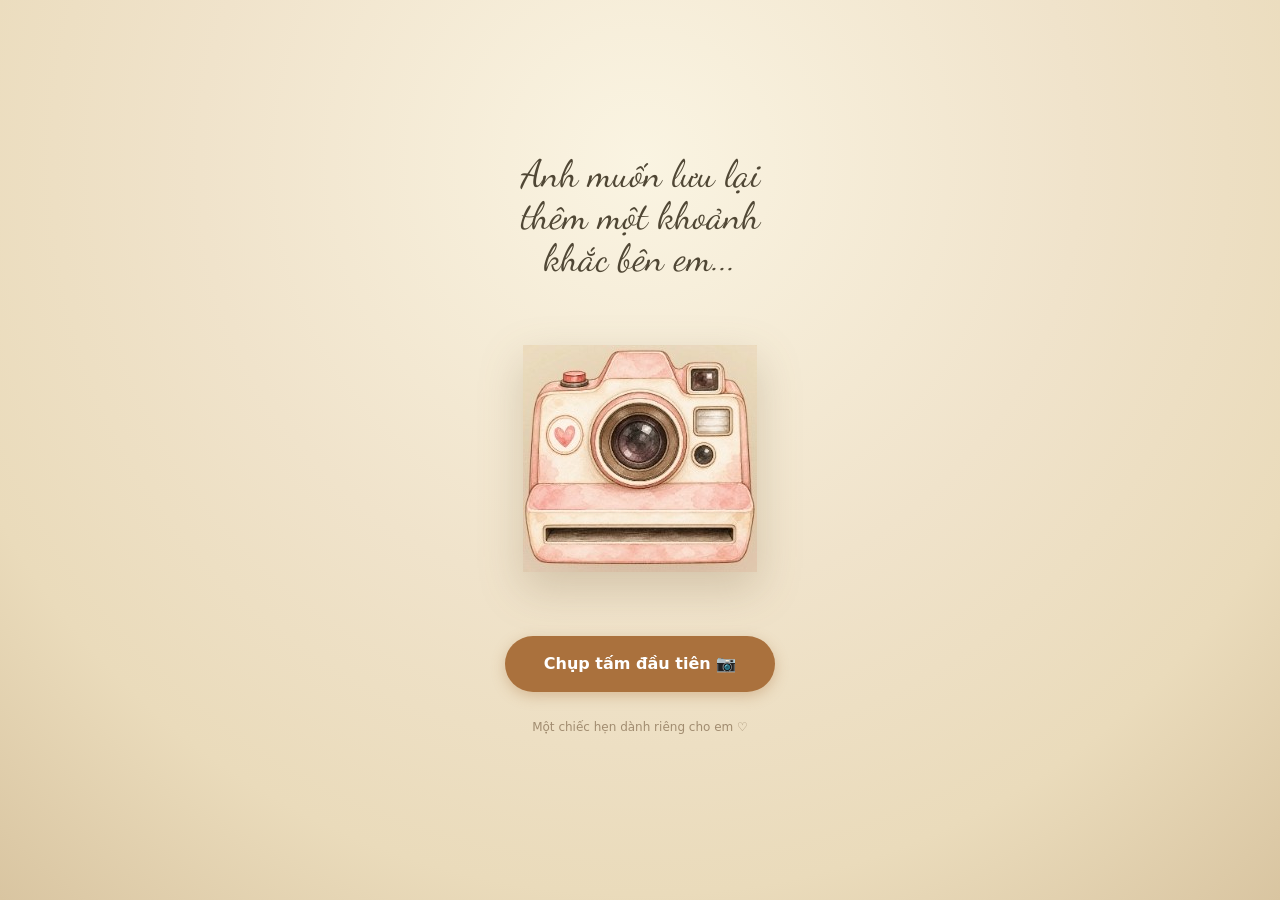
<file: thiep-3.html>
<!DOCTYPE html>
<html lang="vi">
<head>
  <meta charset="UTF-8">
  <meta name="viewport" content="width=device-width, initial-scale=1.0, viewport-fit=cover">
  <meta name="theme-color" content="#FAF4E2">
  <meta name="description" content="Một tấm vé hẹn hò lãng mạn dành riêng cho người thương">
  <title>Một Tấm Vé Hẹn Hò ♡</title>

  <style>
    /* ====================================================
       1. EMBEDDED FONTS & TOKENS
       ==================================================== */
    @font-face {
      font-family: 'Dancing Script';
      src: url([data-uri]) format('truetype');
      font-weight: 400 700;
      font-style: normal;
      font-display: swap;
    }

    :root {
      --ink: #504735;
      --muted: #A18C70;
      --caramel: #AA713D;
      --caramel-hover: #946032;
      --caramel-active: #7E4F25;
      --paper: #F3ECE2;
      --paper-light: #FBF8F2;
      --border: #DCCEBC;
      --border-dark: #C5B29B;
      --white-frame: #FFFEFA;
      --pink: #E9ADA6;
      --pink-soft: #FDECE9;
      --shadow-card: 0 28px 48px rgba(105, 77, 39, 0.17), 0 2px 6px rgba(105, 77, 39, 0.06);
      --shadow-sm: 0 6px 16px rgba(105, 77, 39, 0.08);
      --font-script: 'Dancing Script', 'Segoe Script', 'Segoe Print', cursive;
      --font-ui: system-ui, -apple-system, 'Segoe UI', Roboto, Helvetica, Arial, sans-serif;
    }

    /* ====================================================
       2. RESET & GLOBAL LAYOUT
       ==================================================== */
    *, *::before, *::after {
      box-sizing: border-box;
      margin: 0;
      padding: 0;
      -webkit-tap-highlight-color: transparent;
    }

    html {
      color-scheme: light;
      font-family: var(--font-ui);
      background-color: #EADBBB;
    }

    body {
      min-height: 100vh;
      min-height: 100svh;
      margin: 0;
      padding: 0;
      color: var(--ink);
      background: radial-gradient(circle at 50% 18%, #FAF4E2 0%, #F0E3CB 45%, #EADBBB 75%, #D9C5A1 100%);
      background-attachment: fixed;
      display: flex;
      flex-direction: column;
      align-items: center;
      justify-content: flex-start;
      overflow-x: hidden;
      overflow-y: auto;
      position: relative;
    }

    /* Paper grain texture overlay (pointer-events none) */
    .paper-grain {
      position: fixed;
      inset: 0;
      width: 100%;
      height: 100%;
      pointer-events: none;
      z-index: 990;
      opacity: 0.035;
      mix-blend-mode: multiply;
    }

    /* Stage shell */
    .stage {
      width: 100%;
      max-width: 460px;
      min-height: 100vh;
      min-height: 100svh;
      padding: calc(24px + env(safe-area-inset-top, 0px)) 20px calc(24px + env(safe-area-inset-bottom, 0px));
      display: flex;
      flex-direction: column;
      align-items: center;
      justify-content: center;
      position: relative;
      z-index: 10;
    }

    /* Step root container */
    .step-container {
      width: 100%;
      display: flex;
      flex-direction: column;
      align-items: center;
      justify-content: center;
      position: relative;
    }

    /* ====================================================
       3. TYPOGRAPHY
       ==================================================== */
    .script-font {
      font-family: var(--font-script);
    }

    .eyebrow {
      font-family: var(--font-script);
      font-size: 18px;
      color: var(--muted);
      text-align: center;
      margin-bottom: 6px;
      font-weight: 500;
    }

    .title-intro {
      font-family: var(--font-script);
      font-size: clamp(29px, 7.5vw, 38px);
      line-height: 1.1;
      font-weight: 700;
      color: var(--ink);
      text-align: center;
      margin-bottom: 24px;
    }

    .title-card {
      font-family: var(--font-script);
      font-size: clamp(32px, 8vw, 38px);
      line-height: 1.08;
      font-weight: 700;
      color: var(--ink);
      text-align: center;
      margin-bottom: 16px;
    }

    /* ====================================================
       4. CARDS & CONTAINERS
       ==================================================== */
    .card-paper {
      width: min(80vw, 340px);
      background: var(--paper);
      background-image: repeating-linear-gradient(180deg, rgba(80, 71, 53, 0.016) 0px, rgba(80, 71, 53, 0.016) 1px, transparent 1px, transparent 4px);
      border-radius: 18px;
      border: 1px solid var(--border);
      box-shadow: var(--shadow-card);
      padding: 26px 22px;
      box-sizing: border-box;
      position: relative;
      display: flex;
      flex-direction: column;
      align-items: center;
    }

    .card-paper-long {
      width: min(76vw, 320px);
      padding: 24px 20px 32px 20px;
    }

    /* ====================================================
       5. BUTTONS & CONTROLS
       ==================================================== */
    .btn {
      display: inline-flex;
      align-items: center;
      justify-content: center;
      gap: 8px;
      font-family: var(--font-ui);
      font-size: 15px;
      font-weight: 700;
      border-radius: 28px;
      cursor: pointer;
      border: none;
      outline: none;
      text-decoration: none;
      transition: transform 140ms ease, background-color 140ms ease, box-shadow 140ms ease, border-color 140ms ease;
      touch-action: manipulation;
    }

    .btn:active {
      transform: scale(0.97);
    }

    .btn:focus-visible {
      outline: 2px solid var(--caramel);
      outline-offset: 3px;
    }

    .btn-caramel {
      background-color: var(--caramel);
      color: #FFFFFF;
      box-shadow: 0 4px 14px rgba(170, 113, 61, 0.35);
    }

    .btn-caramel:hover {
      background-color: var(--caramel-hover);
      box-shadow: 0 6px 18px rgba(170, 113, 61, 0.45);
    }

    .btn-secondary {
      background-color: var(--paper-light);
      color: var(--ink);
      border: 1px solid var(--border);
      box-shadow: 0 2px 8px rgba(105, 77, 39, 0.06);
    }

    .btn-secondary:hover {
      background-color: #FFFFFF;
      border-color: var(--border-dark);
    }

    .btn-outline {
      background-color: transparent;
      color: var(--caramel);
      border: 1.5px solid var(--caramel);
    }

    .btn-outline:hover {
      background-color: rgba(170, 113, 61, 0.06);
    }

    .btn-text {
      background: transparent;
      border: none;
      color: var(--muted);
      font-size: 13.5px;
      font-weight: 500;
      text-decoration: underline;
      cursor: pointer;
      padding: 6px 12px;
    }

    .btn-text:hover {
      color: var(--ink);
    }

    /* ====================================================
       6. SCENE 0: MÁY ẢNH (INTRO)
       ==================================================== */
    .intro-scene {
      width: 100%;
      display: flex;
      flex-direction: column;
      align-items: center;
      text-align: center;
    }

    .camera-box {
      width: min(82vw, 310px);
      height: min(80vw, 290px);
      display: flex;
      align-items: center;
      justify-content: center;
      margin: 10px 0 32px 0;
      position: relative;
      animation: cameraFloat 4.8s ease-in-out infinite;
      transition: transform 160ms cubic-bezier(0.2, 0.8, 0.3, 1);
    }

    .camera-img {
      max-width: 100%;
      max-height: 100%;
      object-fit: contain;
      mix-blend-mode: multiply;
      filter: drop-shadow(0 16px 22px rgba(105, 77, 39, 0.22));
    }

    @keyframes cameraFloat {
      0%, 100% {
        transform: translateY(0px) rotate(0deg);
      }
      50% {
        transform: translateY(-5px) rotate(0.4deg);
      }
    }

    .flash-overlay {
      position: fixed;
      inset: 0;
      background-color: #FAF4E2;
      opacity: 0;
      pointer-events: none;
      z-index: 1000;
      transition: opacity 120ms ease;
    }

    .flash-overlay.active {
      opacity: 0.35;
    }

    /* ====================================================
       7. SCENE 1: POLAROID CÒN THIẾU EM (PRINTING)
       ==================================================== */
    .polaroid-card {
      width: min(86vw, 340px);
      background: var(--white-frame);
      padding: 18px 18px 26px 18px;
      border-radius: 4px;
      box-shadow: 0 24px 44px rgba(105, 77, 39, 0.22), 0 2px 6px rgba(0,0,0,0.04);
      display: flex;
      flex-direction: column;
      align-items: center;
      cursor: pointer;
      user-select: none;
    }

    .polaroid-inner {
      width: 100%;
      height: 270px;
      background-color: #EDE5DB;
      border: 1.5px dashed rgba(161, 140, 112, 0.5);
      border-radius: 2px;
      position: relative;
      display: flex;
      flex-direction: column;
      align-items: center;
      justify-content: center;
      overflow: hidden;
      box-sizing: border-box;
      padding: 20px;
    }

    .polaroid-qmark {
      position: absolute;
      top: 14px;
      right: 14px;
      width: 26px;
      height: 26px;
      border: 1.5px dashed var(--muted);
      border-radius: 50%;
      display: flex;
      align-items: center;
      justify-content: center;
      font-family: var(--font-ui);
      font-weight: 700;
      font-size: 13px;
      color: var(--muted);
    }

    .polaroid-illustration {
      width: 72px;
      height: 64px;
      stroke: var(--muted);
      stroke-width: 1.6;
      fill: none;
      margin-bottom: 28px;
    }

    .polaroid-caption-inner {
      font-family: var(--font-script);
      font-size: 20px;
      line-height: 1.25;
      color: var(--ink);
      font-weight: 600;
      text-align: center;
      position: absolute;
      bottom: 18px;
    }

    .polaroid-caption-outer {
      font-family: var(--font-script);
      font-size: 21px;
      line-height: 1.3;
      color: var(--caramel);
      font-weight: 700;
      text-align: center;
      margin-top: 20px;
      padding: 0 10px;
    }

    /* ====================================================
       8. SCENE 2: LỜI MỜI (INVITATION)
       ==================================================== */
    .couple-polaroid {
      width: 140px;
      background: var(--white-frame);
      padding: 8px 8px 18px 8px;
      border-radius: 3px;
      box-shadow: 0 10px 20px rgba(105, 77, 39, 0.16);
      transform: rotate(-3.5deg);
      margin-bottom: 18px;
      transition: transform 300ms ease;
    }

    .couple-polaroid:hover {
      transform: rotate(-1deg) scale(1.03);
    }

    .couple-img {
      width: 100%;
      height: 125px;
      object-fit: cover;
      display: block;
      border-radius: 2px;
    }

    .playful-hint {
      font-family: var(--font-script);
      font-size: 18px;
      line-height: 1.35;
      color: var(--muted);
      min-height: 26px;
      text-align: center;
      margin-bottom: 18px;
      padding: 0 10px;
      transition: opacity 200ms ease;
    }

    .btn-agree {
      width: 82%;
      height: 60px;
      font-size: 17px;
      margin-bottom: 14px;
      z-index: 5;
    }

    .playful-zone {
      width: 100%;
      height: 130px;
      display: flex;
      align-items: center;
      justify-content: center;
      position: relative;
      touch-action: none;
    }

    .btn-think {
      height: 46px;
      padding: 0 20px;
      font-size: 14px;
      position: relative;
      cursor: pointer;
      z-index: 4;
      white-space: nowrap;
      user-select: none;
      transition: transform 160ms cubic-bezier(0.18, 0.89, 0.32, 1.28), background-color 140ms ease;
    }

    /* ====================================================
       9. SCENE 3: YEAY
       ==================================================== */
    .yeay-box {
      display: flex;
      flex-direction: column;
      align-items: center;
      justify-content: center;
      text-align: center;
      padding: 40px 20px;
    }

    .yeay-title {
      font-family: var(--font-script);
      font-size: clamp(52px, 14vw, 68px);
      line-height: 1.05;
      font-weight: 700;
      color: var(--caramel);
      margin-bottom: 12px;
    }

    .yeay-sub {
      font-family: var(--font-script);
      font-size: clamp(23px, 6vw, 28px);
      color: var(--ink);
    }

    .heart-particle {
      position: absolute;
      pointer-events: none;
      font-size: 20px;
      color: var(--pink);
      animation: floatHeart 1.6s ease-out forwards;
      z-index: 20;
    }

    @keyframes floatHeart {
      0% {
        opacity: 0;
        transform: translate(0, 0) scale(0.6);
      }
      20% {
        opacity: 1;
        transform: translate(var(--tx, 0), -20px) scale(1);
      }
      100% {
        opacity: 0;
        transform: translate(calc(var(--tx, 0) * 1.5), -90px) scale(1.2);
      }
    }

    /* ====================================================
       10. SCENE 4: LÝ DO MUỐN HẸN HÒ (REASONS)
       ==================================================== */
    .collage-container {
      width: min(80vw, 290px);
      height: 160px;
      display: flex;
      align-items: center;
      justify-content: center;
      margin-bottom: 16px;
      position: relative;
    }

    .collage-img {
      max-width: 100%;
      max-height: 100%;
      object-fit: contain;
      filter: drop-shadow(0 12px 20px rgba(105, 77, 39, 0.16));
    }

    .reason-text {
      font-family: var(--font-script);
      font-size: 20px;
      line-height: 1.5;
      color: var(--ink);
      text-align: center;
      margin-bottom: 24px;
      padding: 0 4px;
    }

    /* ====================================================
       11. SCENE 5: CHỌN THỜI GIAN (AVAILABILITY)
       ==================================================== */
    .form-group {
      width: 100%;
      display: flex;
      flex-direction: column;
      gap: 12px;
      margin-bottom: 20px;
    }

    .input-box {
      width: 100%;
      height: 56px;
      background-color: var(--paper-light);
      border: 1px solid var(--border);
      border-radius: 14px;
      display: flex;
      align-items: center;
      padding: 0 16px;
      gap: 12px;
      position: relative;
      cursor: pointer;
      box-sizing: border-box;
      transition: border-color 160ms ease, box-shadow 160ms ease;
    }

    .input-box:focus-within, .input-box.active {
      border-color: var(--caramel);
      box-shadow: 0 0 0 2px rgba(170, 113, 61, 0.2);
    }

    .input-box svg {
      width: 22px;
      height: 22px;
      stroke: var(--caramel);
      flex-shrink: 0;
    }

    .input-display {
      font-family: var(--font-ui);
      font-size: 15px;
      color: var(--ink);
      font-weight: 500;
      flex-grow: 1;
    }

    .input-display.placeholder {
      color: var(--muted);
    }

    .native-hidden-input {
      position: absolute;
      inset: 0;
      width: 100%;
      height: 100%;
      opacity: 0;
      cursor: pointer;
    }

    .periods-list {
      width: 100%;
      display: flex;
      flex-direction: column;
      align-items: center;
      gap: 10px;
      margin: 8px 0;
    }

    .pill-period {
      min-width: 160px;
      height: 44px;
      padding: 0 24px;
      border-radius: 22px;
      border: 1px solid var(--border);
      background-color: var(--paper-light);
      color: var(--ink);
      font-family: var(--font-ui);
      font-size: 14.5px;
      font-weight: 600;
      display: inline-flex;
      align-items: center;
      justify-content: center;
      cursor: pointer;
      transition: all 140ms ease;
      touch-action: manipulation;
    }

    .pill-period:hover {
      background-color: #FFFFFF;
      border-color: var(--border-dark);
    }

    .pill-period.active {
      background-color: var(--caramel);
      color: #FFFFFF;
      border-color: var(--caramel);
      box-shadow: 0 4px 12px rgba(170, 113, 61, 0.28);
    }

    .date-warning {
      font-size: 12.5px;
      color: #D9534F;
      text-align: center;
      margin-top: -6px;
      display: none;
    }

    /* ====================================================
       12. SCENE 6: CHỌN HOẠT ĐỘNG (ACTIVITIES)
       ==================================================== */
    .activities-grid {
      width: 100%;
      display: grid;
      grid-template-columns: repeat(3, 1fr);
      gap: 12px;
      margin-top: 10px;
    }

    .activity-card {
      height: 146px;
      background-color: var(--paper-light);
      border: 1px solid var(--border);
      border-radius: 20px;
      display: flex;
      flex-direction: column;
      align-items: center;
      justify-content: center;
      padding: 10px 8px;
      box-sizing: border-box;
      cursor: pointer;
      text-align: center;
      transition: all 140ms cubic-bezier(0.2, 0.8, 0.3, 1);
      user-select: none;
      touch-action: manipulation;
    }

    .activity-card:hover {
      background-color: #FFFFFF;
      transform: translateY(-2px);
      box-shadow: var(--shadow-sm);
    }

    .activity-card.active {
      border: 2px solid var(--caramel);
      background-color: #FFF9F3;
      box-shadow: 0 6px 16px rgba(170, 113, 61, 0.22);
    }

    .activity-icon {
      width: 52px;
      height: 52px;
      display: flex;
      align-items: center;
      justify-content: center;
      margin-bottom: 10px;
    }

    .activity-icon svg {
      width: 100%;
      height: 100%;
    }

    .activity-label {
      font-family: var(--font-ui);
      font-size: 13px;
      font-weight: 700;
      line-height: 1.25;
      color: var(--ink);
    }

    /* ====================================================
       13. SCENE 7: LỜI NHẮN (NOTE)
       ==================================================== */
    .note-textarea-box {
      width: 100%;
      margin: 12px 0 20px 0;
      position: relative;
    }

    .note-textarea {
      width: 100%;
      height: 128px;
      background-color: var(--paper-light);
      border: 1px solid var(--border);
      border-radius: 16px;
      padding: 16px;
      box-sizing: border-box;
      font-family: var(--font-script);
      font-size: 21px;
      line-height: 1.5;
      color: var(--ink);
      text-align: center;
      resize: none;
      outline: none;
      transition: border-color 160ms ease, box-shadow 160ms ease;
    }

    .note-textarea:focus {
      border-color: var(--caramel);
      box-shadow: 0 0 0 2px rgba(170, 113, 61, 0.22);
    }

    .note-textarea::placeholder {
      font-family: var(--font-script);
      font-size: 19px;
      color: var(--muted);
      opacity: 0.8;
      text-align: center;
    }

    .note-counter {
      font-size: 12px;
      color: var(--muted);
      text-align: right;
      margin-top: 4px;
    }

    /* ====================================================
       14. SCENE 8: VÉ HẸN HÒ & THAO TÁC (TICKET)
       ==================================================== */
    .ticket-wrapper {
      width: min(84vw, 340px);
      filter: drop-shadow(0 24px 38px rgba(105, 77, 39, 0.18));
      margin-bottom: 24px;
    }

    .ticket-card {
      --notch-y: 200px;
      width: 100%;
      background-color: #FAF4E2;
      background-image: repeating-linear-gradient(180deg, rgba(80, 71, 53, 0.016) 0px, rgba(80, 71, 53, 0.016) 1px, transparent 1px, transparent 4px);
      border-radius: 18px;
      border: 1px solid rgba(220, 206, 188, 0.85);
      box-sizing: border-box;
      padding: 24px 20px 28px 20px;
      position: relative;
      display: flex;
      flex-direction: column;
      /* Symmetrical semi-circle cutouts */
      -webkit-mask-image: radial-gradient(circle 14px at 0% var(--notch-y), transparent 13.5px, #000 14px),
                          radial-gradient(circle 14px at 100% var(--notch-y), transparent 13.5px, #000 14px);
      -webkit-mask-composite: source-in;
      mask-image: radial-gradient(circle 14px at 0% var(--notch-y), transparent 13.5px, #000 14px),
                  radial-gradient(circle 14px at 100% var(--notch-y), transparent 13.5px, #000 14px);
      mask-composite: intersect;
    }

    .ticket-header {
      width: 100%;
      display: flex;
      justify-content: space-between;
      align-items: flex-start;
      margin-bottom: 12px;
    }

    .ticket-title-group {
      display: flex;
      flex-direction: column;
      align-items: flex-start;
    }

    .ticket-badge {
      font-family: var(--font-ui);
      font-size: 11px;
      font-weight: 700;
      text-transform: uppercase;
      letter-spacing: 0.18em;
      color: var(--muted);
      margin-bottom: 4px;
    }

    .ticket-main-title {
      font-family: var(--font-script);
      font-size: 36px;
      line-height: 1.05;
      font-weight: 700;
      color: var(--ink);
    }

    .ticket-stamp {
      width: 54px;
      height: 54px;
      border-radius: 50%;
      border: 1.5px dashed var(--border-dark);
      background: #FFFDF9;
      display: flex;
      align-items: center;
      justify-content: center;
      flex-shrink: 0;
      transform: rotate(6deg);
    }

    .stamp-heart {
      width: 28px;
      height: 28px;
      fill: var(--pink);
    }

    .ticket-divider {
      width: 100%;
      border: none;
      border-top: 1.5px dashed #D4C4B0;
      margin: 12px 0 16px 0;
    }

    .ticket-rows {
      width: 100%;
      display: flex;
      flex-direction: column;
      gap: 14px;
      margin-bottom: 8px;
    }

    .ticket-row {
      display: flex;
      align-items: flex-start;
      gap: 12px;
    }

    .ticket-icon-disc {
      width: 40px;
      height: 40px;
      border-radius: 50%;
      background-color: #FFFDF9;
      border: 1px solid var(--border);
      display: flex;
      align-items: center;
      justify-content: center;
      flex-shrink: 0;
      box-shadow: 0 2px 4px rgba(105, 77, 39, 0.04);
    }

    .ticket-icon-disc svg {
      width: 24px;
      height: 24px;
    }

    .ticket-row-content {
      display: flex;
      flex-direction: column;
      flex-grow: 1;
      overflow-wrap: anywhere;
    }

    .ticket-row-label {
      font-family: var(--font-ui);
      font-size: 11px;
      font-weight: 700;
      text-transform: uppercase;
      letter-spacing: 0.16em;
      color: var(--muted);
      margin-bottom: 2px;
    }

    .ticket-row-val {
      font-family: var(--font-script);
      font-size: 21px;
      line-height: 1.35;
      color: var(--ink);
      font-weight: 600;
    }

    .ticket-closing-text {
      font-family: var(--font-script);
      font-size: 19px;
      line-height: 1.5;
      color: var(--ink);
      text-align: center;
      margin: 4px 0 14px 0;
      padding: 0 6px;
    }

    .ticket-signature {
      font-family: var(--font-script);
      font-size: 18px;
      color: var(--muted);
      text-align: center;
      font-weight: 600;
    }

    .ticket-actions-group {
      width: min(84vw, 340px);
      display: flex;
      flex-direction: column;
      align-items: center;
      gap: 10px;
    }

    .ticket-hint-guide {
      font-family: var(--font-ui);
      font-size: 13.5px;
      line-height: 1.4;
      color: var(--muted);
      text-align: center;
      margin-bottom: 6px;
      padding: 0 10px;
    }

    /* ====================================================
       15. TRANSITIONS & ANIMATIONS
       ==================================================== */
    .fade-slide-enter {
      animation: sceneEnter 420ms cubic-bezier(0.22, 1, 0.36, 1) forwards;
    }

    .fade-slide-exit {
      animation: sceneExit 320ms cubic-bezier(0.4, 0, 1, 1) forwards;
    }

    @keyframes sceneEnter {
      0% {
        opacity: 0;
        transform: translateY(18px) scale(0.985);
      }
      100% {
        opacity: 1;
        transform: translateY(0) scale(1);
      }
    }

    @keyframes sceneExit {
      0% {
        opacity: 1;
        transform: translateY(0) scale(1);
      }
      100% {
        opacity: 0;
        transform: translateY(-16px) scale(0.985);
      }
    }

    /* ====================================================
       16. TOAST & MODAL FALLBACK
       ==================================================== */
    .toast-container {
      position: fixed;
      bottom: calc(28px + env(safe-area-inset-bottom, 0px));
      left: 50%;
      transform: translateX(-50%) translateY(20px);
      background: rgba(80, 71, 53, 0.94);
      color: #FAF4E2;
      padding: 12px 22px;
      border-radius: 24px;
      font-family: var(--font-ui);
      font-size: 14px;
      font-weight: 600;
      box-shadow: 0 10px 28px rgba(0, 0, 0, 0.22);
      pointer-events: none;
      opacity: 0;
      transition: opacity 200ms ease, transform 200ms ease;
      z-index: 10000;
      max-width: 90vw;
      text-align: center;
    }

    .toast-container.show {
      opacity: 1;
      transform: translateX(-50%) translateY(0);
    }

    /* Copy modal dialog */
    .copy-dialog {
      border: none;
      background: transparent;
      padding: 0;
      max-width: min(90vw, 400px);
      margin: auto;
    }

    .copy-dialog::backdrop {
      background: rgba(80, 71, 53, 0.45);
      backdrop-filter: blur(2px);
    }

    .copy-dialog-card {
      background: var(--paper);
      border: 1px solid var(--border);
      border-radius: 18px;
      box-shadow: 0 24px 44px rgba(0, 0, 0, 0.25);
      padding: 22px 20px;
      display: flex;
      flex-direction: column;
      gap: 12px;
    }

    .copy-dialog-title {
      font-size: 16px;
      font-weight: 700;
      color: var(--ink);
      text-align: center;
    }

    .copy-dialog-textarea {
      width: 100%;
      height: 140px;
      border: 1px solid var(--border);
      border-radius: 10px;
      background: #FFFFFF;
      padding: 10px;
      font-family: var(--font-ui);
      font-size: 13px;
      line-height: 1.4;
      color: var(--ink);
      resize: none;
    }

    .copy-dialog-actions {
      display: flex;
      gap: 10px;
      justify-content: flex-end;
    }

    /* Footer */
    .app-footer {
      font-family: var(--font-ui);
      font-size: 12px;
      color: var(--muted);
      text-align: center;
      margin-top: 28px;
      padding-bottom: 12px;
    }

    /* ====================================================
       17. REDUCED MOTION
       ==================================================== */
    @media (prefers-reduced-motion: reduce) {
      *, *::before, *::after {
        animation-duration: 0.01ms !important;
        animation-iteration-count: 1 !important;
        transition-duration: 0.01ms !important;
      }
      .camera-box {
        animation: none;
      }
    }
  </style>
</head>
<body>

  <!-- Paper grain SVG filter overlay -->
  <svg class="paper-grain" xmlns="http://www.w3.org/2000/svg" aria-hidden="true">
    <filter id="grainFilter">
      <feTurbulence type="fractalNoise" baseFrequency="0.75" numOctaves="3" stitchTiles="stitch" />
      <feColorMatrix type="matrix" values="0 0 0 0 0.3  0 0 0 0 0.25  0 0 0 0 0.18  0 0 0 0.04 0" />
    </filter>
    <rect width="100%" height="100%" filter="url(#grainFilter)" />
  </svg>

  <!-- Flash overlay for camera snap -->
  <div class="flash-overlay" id="flashOverlay" aria-hidden="true"></div>

  <!-- Main Application Shell -->
  <main class="stage" id="app">
    <!-- Scene container mounted here -->
    <div class="step-container" id="stepContainer"></div>

    <!-- App Footer -->
    <footer class="app-footer" id="appFooter">Một chiếc hẹn dành riêng cho em ♡</footer>
  </main>

  <!-- Toast Announcement -->
  <aside class="toast-container" id="toast" role="status" aria-live="polite"></aside>

  <!-- Fallback dialog for manual text copying -->
  <dialog id="copyModal" class="copy-dialog">
    <div class="copy-dialog-card">
      <h3 class="copy-dialog-title" id="copyModalTitle">Nội dung sao chép</h3>
      <textarea class="copy-dialog-textarea" id="copyModalText" readonly></textarea>
      <div class="copy-dialog-actions">
        <button class="btn btn-caramel" id="btnCopyModalAction" style="padding: 0 18px; height: 38px;">Sao chép</button>
        <button class="btn btn-secondary" id="btnCopyModalClose" style="padding: 0 16px; height: 38px;">Đóng</button>
      </div>
    </div>
  </dialog>

  <!-- Hidden canvas for rendering Ticket PNG -->
  <canvas id="ticketCanvas" style="display:none;"></canvas>

  <script>
    /* ====================================================
       CONFIG: SỬA TÊN, ẢNH VÀ LỜI NHẮN Ở ĐÂY
       ==================================================== */
    const CONFIG = {
      senderName: 'anh',
      recipientName: 'em',
      introLines: ['Anh muốn lưu lại', 'thêm một khoảnh', 'khắc bên em...'],
      invitationTitle: 'Em đi hẹn hò\nvới anh nhé?',
      reasonTitle: 'Vài lý do anh muốn\nđưa em đi hẹn hò...',
      reasonText: 'Vì nụ cười của em luôn làm cả ngày của anh bừng sáng, và anh mong chúng mình sẽ cùng có thêm thật nhiều kỷ niệm ngọt ngào bên nhau 🥰 📷',
      closingText: 'Vậy là hẹn nhau rồi nha! Anh sẽ đón em đúng giờ, đúng như trên vé. Từ giờ tới hôm đó chắc anh đếm từng ngày mất thôi.',
      couplePhoto: '', // Dán data:image/...;base64,... của ảnh riêng; rỗng thì dùng asset mẫu nhúng.
      cameraImage: '', // Rỗng thì dùng camera mẫu.
      footerText: 'Một chiếc hẹn dành riêng cho em ♡',
      showFooter: true,
      enablePlayfulButton: true,
      invitationUrl: '', // URL công khai khi đưa lên hosting; rỗng thì lấy URL hiện tại nếu là http(s).
      storageKey: 'thiep3-date-draft-v1'
    };

    /* ====================================================
       EMBEDDED ASSETS (DATA URIs)
       ==================================================== */
    const EMBEDDED_ASSETS = {
      camera: '[data-uri]',
      couple: '[data-uri]',
      collage: '[data-uri]'
    };

    /* ====================================================
       PERIODS & ACTIVITIES & HINTS
       ==================================================== */
    const PERIODS = [
      { id: 'morning', label: 'Buổi sáng' },
      { id: 'noon', label: 'Buổi trưa' },
      { id: 'afternoon', label: 'Buổi chiều' },
      { id: 'afterwork', label: 'Sau giờ tan làm' },
      { id: 'evening', label: 'Buổi tối' },
      { id: 'night', label: 'Đêm muộn' }
    ];

    const ACTIVITIES = [
      { id: 'dinner', label: 'Đi ăn cùng nhau' },
      { id: 'coffee', label: 'Hẹn cà phê' },
      { id: 'cinema', label: 'Đi xem phim' },
      { id: 'walk', label: 'Đi dạo' },
      { id: 'aquarium', label: 'Thủy cung' },
      { id: 'craft', label: 'Làm đồ thủ công' },
      { id: 'museum', label: 'Bảo tàng' },
      { id: 'gaming', label: 'Chơi game, quậy tí' },
      { id: 'shopping', label: 'Đi mua sắm' },
      { id: 'home', label: 'Ở nhà nấu ăn, xem phim' }
    ];

    const ACTIVITY_SVGS = {"dinner":"<svg viewBox=\"0 0 64 64\" fill=\"none\" xmlns=\"http://www.w3.org/2000/svg\">\n    <ellipse cx=\"32\" cy=\"46\" rx=\"26\" ry=\"10\" fill=\"#EADBBB\" opacity=\"0.6\"/>\n    <ellipse cx=\"32\" cy=\"42\" rx=\"24\" ry=\"8\" fill=\"#FFFDF9\" stroke=\"#AA713D\" stroke-width=\"2\"/>\n    <ellipse cx=\"32\" cy=\"41\" rx=\"18\" ry=\"5.5\" fill=\"#F4E9D8\" stroke=\"#DCCEBC\" stroke-width=\"1.5\"/>\n    <path d=\"M22 39C24 35 28 34 32 34C36 34 40 35 42 39C38 41 26 41 22 39Z\" fill=\"#E28743\"/>\n    <circle cx=\"28\" cy=\"37\" r=\"3\" fill=\"#D9534F\"/>\n    <circle cx=\"35\" cy=\"38\" r=\"2.5\" fill=\"#D9534F\"/>\n    <path d=\"M32 34C33 30 35 29 36 27C34 27 32 29 32 34Z\" fill=\"#5CB85C\"/>\n    <path d=\"M27 24C27 20 31 19 32 16C33 19 37 20 37 24\" stroke=\"#AA713D\" stroke-width=\"1.8\" stroke-linecap=\"round\" stroke-dasharray=\"2 3\"/>\n    <path d=\"M30 14C30 12.5 32 11 32 11C32 11 34 12.5 34 14C34 15 33 16 32 16C31 16 30 15 30 14Z\" fill=\"#E9ADA6\"/>\n  </svg>","coffee":"<svg viewBox=\"0 0 64 64\" fill=\"none\" xmlns=\"http://www.w3.org/2000/svg\">\n    <ellipse cx=\"30\" cy=\"50\" rx=\"20\" ry=\"6\" fill=\"#FFFDF9\" stroke=\"#DCCEBC\" stroke-width=\"2\"/>\n    <path d=\"M18 26H42V42C42 46 38 48 30 48C22 48 18 46 18 42V26Z\" fill=\"#F7EDE2\" stroke=\"#AA713D\" stroke-width=\"2\"/>\n    <path d=\"M42 30H46C49 30 51 32 51 35C51 38 49 40 46 40H42\" stroke=\"#AA713D\" stroke-width=\"2\" stroke-linecap=\"round\"/>\n    <ellipse cx=\"30\" cy=\"27\" rx=\"11\" ry=\"3.5\" fill=\"#8C5835\"/>\n    <path d=\"M28 26C28 25 29 24.5 30 25.5C31 24.5 32 25 32 26C32 27 30 28 30 28C30 28 28 27 28 26Z\" fill=\"#FFFDF9\"/>\n    <path d=\"M26 19C25 16 27 14 26 11\" stroke=\"#AA713D\" stroke-width=\"1.8\" stroke-linecap=\"round\"/>\n    <path d=\"M34 20C33 17 35 15 34 12\" stroke=\"#AA713D\" stroke-width=\"1.8\" stroke-linecap=\"round\"/>\n  </svg>","cinema":"<svg viewBox=\"0 0 64 64\" fill=\"none\" xmlns=\"http://www.w3.org/2000/svg\">\n    <path d=\"M18 26L22 52H42L46 26H18Z\" fill=\"#FFFDF9\" stroke=\"#E26D5C\" stroke-width=\"2\"/>\n    <path d=\"M24 26L26 52M32 26V52M40 26L38 52\" stroke=\"#E26D5C\" stroke-width=\"2.5\"/>\n    <circle cx=\"22\" cy=\"22\" r=\"5\" fill=\"#F4D06F\"/>\n    <circle cx=\"29\" cy=\"18\" r=\"5.5\" fill=\"#FFE49E\"/>\n    <circle cx=\"36\" cy=\"19\" r=\"5\" fill=\"#F4D06F\"/>\n    <circle cx=\"43\" cy=\"22\" r=\"4.5\" fill=\"#FFE49E\"/>\n    <circle cx=\"32\" cy=\"23\" r=\"4\" fill=\"#F4D06F\"/>\n    <rect x=\"36\" y=\"38\" width=\"22\" height=\"13\" rx=\"2\" transform=\"rotate(-15 36 38)\" fill=\"#AA713D\" stroke=\"#FFF\" stroke-width=\"1.5\"/>\n    <circle cx=\"43\" cy=\"38\" r=\"2\" fill=\"#FAF4E2\"/>\n  </svg>","walk":"<svg viewBox=\"0 0 64 64\" fill=\"none\" xmlns=\"http://www.w3.org/2000/svg\">\n    <ellipse cx=\"32\" cy=\"48\" rx=\"24\" ry=\"10\" fill=\"#E8F0E2\"/>\n    <path d=\"M28 58C30 46 36 44 32 38\" stroke=\"#DCCEBC\" stroke-width=\"8\" stroke-linecap=\"round\"/>\n    <circle cx=\"20\" cy=\"26\" r=\"10\" fill=\"#A8D5BA\"/>\n    <rect x=\"18\" y=\"34\" width=\"4\" height=\"14\" fill=\"#8C5835\" rx=\"1\"/>\n    <path d=\"M42 46C42 42 44 40 44 36C45 40 47 42 46 46H42Z\" fill=\"#E9ADA6\"/>\n    <circle cx=\"44\" cy=\"35\" r=\"3.5\" fill=\"#E26D5C\"/>\n    <circle cx=\"48\" cy=\"40\" r=\"3\" fill=\"#F4D06F\"/>\n    <path d=\"M44 46V52\" stroke=\"#5CB85C\" stroke-width=\"2\" stroke-linecap=\"round\"/>\n  </svg>","aquarium":"<svg viewBox=\"0 0 64 64\" fill=\"none\" xmlns=\"http://www.w3.org/2000/svg\">\n    <circle cx=\"32\" cy=\"36\" r=\"20\" fill=\"#E3F2FD\" stroke=\"#90CAF9\" stroke-width=\"2\"/>\n    <path d=\"M22 20H42\" stroke=\"#90CAF9\" stroke-width=\"3\" stroke-linecap=\"round\"/>\n    <ellipse cx=\"32\" cy=\"48\" rx=\"14\" ry=\"5\" fill=\"#BBDEFB\" opacity=\"0.6\"/>\n    <path d=\"M34 38C38 35 40 37 42 36C41 38 41 40 42 41C40 40 38 41 34 38Z\" fill=\"#FF8A65\"/>\n    <circle cx=\"35\" cy=\"37\" r=\"0.8\" fill=\"#333\"/>\n    <path d=\"M24 35C24 31 29 31 29 35C28 37 28 39 29 42C27 40 26 42 25 40\" stroke=\"#F48FB1\" stroke-width=\"1.5\" stroke-linecap=\"round\" fill=\"#FCE4EC\"/>\n    <circle cx=\"25\" cy=\"26\" r=\"2\" fill=\"#E1F5FE\" stroke=\"#64B5F6\" stroke-width=\"1\"/>\n    <circle cx=\"36\" cy=\"25\" r=\"1.5\" fill=\"#E1F5FE\" stroke=\"#64B5F6\" stroke-width=\"1\"/>\n  </svg>","craft":"<svg viewBox=\"0 0 64 64\" fill=\"none\" xmlns=\"http://www.w3.org/2000/svg\">\n    <path d=\"M22 46L36 28M36 46L22 28\" stroke=\"#AA713D\" stroke-width=\"3\" stroke-linecap=\"round\"/>\n    <circle cx=\"20\" cy=\"48\" r=\"5\" stroke=\"#AA713D\" stroke-width=\"2.5\" fill=\"#FFFDF9\"/>\n    <circle cx=\"38\" cy=\"48\" r=\"5\" stroke=\"#AA713D\" stroke-width=\"2.5\" fill=\"#FFFDF9\"/>\n    <path d=\"M38 18C38 15 42 13 45 16C48 13 52 15 52 18C52 23 45 27 45 27C45 27 38 23 38 18Z\" fill=\"#E9ADA6\"/>\n    <circle cx=\"22\" cy=\"18\" r=\"8\" fill=\"#FCE4EC\" stroke=\"#F48FB1\" stroke-width=\"2\"/>\n    <path d=\"M16 18C18 20 22 17 25 21\" stroke=\"#F06292\" stroke-width=\"1.5\"/>\n  </svg>","museum":"<svg viewBox=\"0 0 64 64\" fill=\"none\" xmlns=\"http://www.w3.org/2000/svg\">\n    <path d=\"M16 26L32 16L48 26H16Z\" fill=\"#F7EDE2\" stroke=\"#AA713D\" stroke-width=\"2\"/>\n    <path d=\"M32 20C32.5 19 33.5 19 34 20C34 21 32 22 32 22C32 22 30 21 30 20C30.5 19 31.5 19 32 20Z\" fill=\"#E9ADA6\"/>\n    <rect x=\"19\" y=\"27\" width=\"4\" height=\"20\" fill=\"#FFFDF9\" stroke=\"#AA713D\" stroke-width=\"1.8\"/>\n    <rect x=\"27\" y=\"27\" width=\"4\" height=\"20\" fill=\"#FFFDF9\" stroke=\"#AA713D\" stroke-width=\"1.8\"/>\n    <rect x=\"35\" y=\"27\" width=\"4\" height=\"20\" fill=\"#FFFDF9\" stroke=\"#AA713D\" stroke-width=\"1.8\"/>\n    <rect x=\"43\" y=\"27\" width=\"4\" height=\"20\" fill=\"#FFFDF9\" stroke=\"#AA713D\" stroke-width=\"1.8\"/>\n    <rect x=\"14\" y=\"47\" width=\"36\" height=\"5\" rx=\"1\" fill=\"#F7EDE2\" stroke=\"#AA713D\" stroke-width=\"2\"/>\n    <rect x=\"12\" y=\"52\" width=\"40\" height=\"4\" rx=\"1\" fill=\"#EADBBB\" stroke=\"#AA713D\" stroke-width=\"1.8\"/>\n  </svg>","gaming":"<svg viewBox=\"0 0 64 64\" fill=\"none\" xmlns=\"http://www.w3.org/2000/svg\">\n    <path d=\"M16 26C12 26 10 32 12 44C13 50 18 52 22 47L26 42H38L42 47C46 52 51 50 52 44C54 32 52 26 48 26H16Z\" fill=\"#F3E5F5\" stroke=\"#BA68C8\" stroke-width=\"2\"/>\n    <path d=\"M22 31V37M19 34H25\" stroke=\"#7B1FA2\" stroke-width=\"2.5\" stroke-linecap=\"round\"/>\n    <circle cx=\"43\" cy=\"32\" r=\"2\" fill=\"#E91E63\"/>\n    <circle cx=\"40\" cy=\"35\" r=\"2\" fill=\"#00BCD4\"/>\n    <circle cx=\"46\" cy=\"35\" r=\"2\" fill=\"#FFEB3B\"/>\n    <circle cx=\"43\" cy=\"38\" r=\"2\" fill=\"#4CAF50\"/>\n    <circle cx=\"28\" cy=\"39\" r=\"2.5\" fill=\"#CE93D8\"/>\n    <circle cx=\"36\" cy=\"39\" r=\"2.5\" fill=\"#CE93D8\"/>\n  </svg>","shopping":"<svg viewBox=\"0 0 64 64\" fill=\"none\" xmlns=\"http://www.w3.org/2000/svg\">\n    <path d=\"M18 24H46L44 52H20L18 24Z\" fill=\"#FCE4EC\" stroke=\"#E9ADA6\" stroke-width=\"2\"/>\n    <path d=\"M26 24V18C26 14.5 28.5 12 32 12C35.5 12 38 14.5 38 18V24\" stroke=\"#AA713D\" stroke-width=\"2\" stroke-linecap=\"round\"/>\n    <path d=\"M28 32L32 36L36 32\" stroke=\"#E26D5C\" stroke-width=\"2\" stroke-linecap=\"round\"/>\n    <path d=\"M30 36C30 34 32 33 32 33C32 33 34 34 34 36C34 38 32 39 32 39C32 39 30 38 30 36Z\" fill=\"#E26D5C\"/>\n  </svg>","home":"<svg viewBox=\"0 0 64 64\" fill=\"none\" xmlns=\"http://www.w3.org/2000/svg\">\n    <path d=\"M14 34C14 31 16 29 19 29H45C48 29 50 31 50 34V46H14V34Z\" fill=\"#FFF3E0\" stroke=\"#AA713D\" stroke-width=\"2\"/>\n    <rect x=\"18\" y=\"34\" width=\"13\" height=\"12\" rx=\"3\" fill=\"#FFE0B2\" stroke=\"#AA713D\" stroke-width=\"1.5\"/>\n    <rect x=\"33\" y=\"34\" width=\"13\" height=\"12\" rx=\"3\" fill=\"#FFE0B2\" stroke=\"#AA713D\" stroke-width=\"1.5\"/>\n    <path d=\"M12 36C12 34 13.5 33 15 33H16V46H13C12 46 12 45 12 36Z\" fill=\"#F7EDE2\" stroke=\"#AA713D\" stroke-width=\"1.8\"/>\n    <path d=\"M52 36C52 34 50.5 33 49 33H48V46H51C52 46 52 45 52 36Z\" fill=\"#F7EDE2\" stroke=\"#AA713D\" stroke-width=\"1.8\"/>\n    <rect x=\"18\" y=\"48\" width=\"4\" height=\"6\" fill=\"#8C5835\" rx=\"1\"/>\n    <rect x=\"42\" y=\"48\" width=\"4\" height=\"6\" fill=\"#8C5835\" rx=\"1\"/>\n  </svg>"};

    const HINTS = [
      'Ơ, một cái mời có tâm thế này mà 🥺',
      'Nút đồng ý lớn dễ hơn nhiều đó nha 👉',
      'Chỉ một buổi hẹn thôi mà 🥺',
      'Thôi mà, em bấm đồng ý đi 😌',
      'Đừng suy nghĩ nữa mà, bấm đồng ý đi em ơi ❤️'
    ];

    /* ====================================================
       STATE & RUNTIME
       ==================================================== */
    const state = {
      step: 'intro', // 'intro', 'printing', 'invitation', 'celebrate', 'reasons', 'availability', 'activities', 'note', 'ticket'
      busy: false,
      teaseCount: 0,
      availability: { date: '', period: 'morning', time: '' },
      activityId: 'aquarium',
      note: '',
      ticket: null,
      isViewOnly: false
    };

    const runtime = {
      timerIds: [],
      rAFIds: [],
      toastTimer: null,
      lastTeaseMove: 0,
      resetConfirmTimer: null,
      cachedTicketBlob: null
    };

    function addTimer(id) {
      runtime.timerIds.push(id);
      return id;
    }

    function clearAllTimers() {
      runtime.timerIds.forEach(id => clearTimeout(id));
      runtime.timerIds = [];
      runtime.rAFIds.forEach(id => cancelAnimationFrame(id));
      runtime.rAFIds = [];
    }

    /* ====================================================
       HELPERS: SANITIZATION, FORMATTING, STORAGE
       ==================================================== */
    function escapeHtml(str) {
      if (typeof str !== 'string') return '';
      return str
        .replace(/&/g, '&amp;')
        .replace(/</g, '&lt;')
        .replace(/>/g, '&gt;')
        .replace(/"/g, '&quot;')
        .replace(/'/g, '&#039;');
    }

    function formatDateVi(dateStr) {
      if (!dateStr) return '';
      try {
        const [y, m, d] = dateStr.split('-').map(Number);
        const date = new Date(y, m - 1, d);
        if (isNaN(date.getTime())) return '';
        const days = ['Chủ Nhật', 'Thứ Hai', 'Thứ Ba', 'Thứ Tư', 'Thứ Năm', 'Thứ Sáu', 'Thứ Bảy'];
        const dayName = days[date.getDay()];
        const dd = String(d).padStart(2, '0');
        const mm = String(m).padStart(2, '0');
        return `${dayName}, ${dd}/${mm}/${y}`;
      } catch (e) {
        return dateStr;
      }
    }

    function isDateInPast(dateStr) {
      if (!dateStr) return false;
      try {
        const [y, m, d] = dateStr.split('-').map(Number);
        const selected = new Date(y, m - 1, d);
        const now = new Date();
        const today = new Date(now.getFullYear(), now.getMonth(), now.getDate());
        return selected < today;
      } catch (e) {
        return false;
      }
    }

    function getPeriodLabel(periodId) {
      const p = PERIODS.find(item => item.id === periodId);
      return p ? p.label : 'Buổi sáng';
    }

    function getActivityLabel(actId) {
      const a = ACTIVITIES.find(item => item.id === actId);
      return a ? a.label : 'Thủy cung';
    }

    function formatAvailability(avail) {
      const parts = [];
      if (avail.date) {
        const dateStr = formatDateVi(avail.date);
        if (dateStr) parts.push(dateStr);
      }
      parts.push(getPeriodLabel(avail.period));
      if (avail.time) {
        parts.push(avail.time);
      }
      return parts.join(' · ');
    }

    function showToast(msg, duration = 2400) {
      const toast = document.getElementById('toast');
      if (!toast) return;
      toast.textContent = msg;
      toast.classList.add('show');
      if (runtime.toastTimer) clearTimeout(runtime.toastTimer);
      runtime.toastTimer = setTimeout(() => {
        toast.classList.remove('show');
      }, duration);
    }

    function openCopyModal(title, text) {
      const modal = document.getElementById('copyModal');
      const titleEl = document.getElementById('copyModalTitle');
      const textEl = document.getElementById('copyModalText');
      const actionBtn = document.getElementById('btnCopyModalAction');
      const closeBtn = document.getElementById('btnCopyModalClose');

      if (!modal || !textEl) return;
      titleEl.textContent = title;
      textEl.value = text;

      actionBtn.onclick = () => {
        textEl.select();
        try {
          document.execCommand('copy');
          showToast('Đã sao chép 💌');
        } catch (e) {}
        modal.close();
      };

      closeBtn.onclick = () => modal.close();

      if (typeof modal.showModal === 'function') {
        modal.showModal();
        textEl.select();
      } else {
        alert(text);
      }
    }

    function loadDraft() {
      try {
        const raw = localStorage.getItem(CONFIG.storageKey);
        if (!raw) return;
        const d = JSON.parse(raw);
        if (d && d.availability) state.availability = Object.assign(state.availability, d.availability);
        if (d && d.activityId) state.activityId = d.activityId;
        if (d && typeof d.note === 'string') state.note = d.note;
      } catch (e) {}
    }

    function saveDraft() {
      try {
        const draft = {
          version: 1,
          availability: state.availability,
          activityId: state.activityId,
          note: state.note
        };
        localStorage.setItem(CONFIG.storageKey, JSON.stringify(draft));
      } catch (e) {}
    }

    function clearDraft() {
      try {
        localStorage.removeItem(CONFIG.storageKey);
      } catch (e) {}
    }

    /* ====================================================
       PAYLOAD ENCODING / DECODING (#ticket=...)
       ==================================================== */
    function encodeTicketPayload(model) {
      const jsonStr = JSON.stringify(model);
      const bytes = new TextEncoder().encode(jsonStr);
      let binary = '';
      for (let i = 0; i < bytes.length; i++) {
        binary += String.fromCharCode(bytes[i]);
      }
      return btoa(binary).replace(/\+/g, '-').replace(/\//g, '_').replace(/=+$/, '');
    }

    function decodeTicketPayload(hashStr) {
      try {
        let clean = hashStr.replace(/^#?ticket=/, '').trim();
        if (!clean || clean.length > 12000) return null;
        clean = clean.replace(/-/g, '+').replace(/_/g, '/');
        while (clean.length % 4) clean += '=';
        const binary = atob(clean);
        const bytes = new Uint8Array(binary.length);
        for (let i = 0; i < binary.length; i++) {
          bytes[i] = binary.charCodeAt(i);
        }
        const jsonStr = new TextDecoder().decode(bytes);
        const data = JSON.parse(jsonStr);
        if (data && data.version === 1 && typeof data.senderName === 'string') {
          return data;
        }
        return null;
      } catch (e) {
        return null;
      }
    }

    function createTicketModel() {
      return {
        version: 1,
        senderName: CONFIG.senderName || 'anh',
        recipientName: CONFIG.recipientName || 'em',
        date: state.availability.date || '',
        period: state.availability.period || 'morning',
        time: state.availability.time || '',
        activityId: state.activityId || 'aquarium',
        note: state.note.trim(),
        closingText: CONFIG.closingText
      };
    }

    /* ====================================================
       SCENE BUILDERS
       ==================================================== */
    function renderStep(step) {
      const container = document.getElementById('stepContainer');
      if (!container) return;
      container.innerHTML = '';

      switch (step) {
        case 'intro': {
          const lines = (CONFIG.introLines && CONFIG.introLines.length) 
            ? CONFIG.introLines.map(l => escapeHtml(l)).join('<br>')
            : 'Anh muốn lưu lại<br>thêm một khoảnh<br>khắc bên em...';

          const cameraSrc = CONFIG.cameraImage || EMBEDDED_ASSETS.camera;

          container.innerHTML = `
            <div class="intro-scene">
              <h1 class="title-intro" tabindex="-1">${lines}</h1>
              <div class="camera-box" id="cameraBox">
                <img src="${cameraSrc}" alt="Máy ảnh hồng vintage" class="camera-img">
              </div>
              <button class="btn btn-caramel" id="btnSnap" style="width: min(72vw, 270px); height: 56px; font-size: 16px;">
                Chụp tấm đầu tiên 📷
              </button>
            </div>
          `;

          const snapBtn = document.getElementById('btnSnap');
          snapBtn.addEventListener('click', handleSnapClick);
          break;
        }

        case 'printing': {
          container.innerHTML = `
            <div class="polaroid-card" id="polaroidCard" tabindex="-1">
              <div class="polaroid-inner">
                <div class="polaroid-qmark">?</div>
                <svg class="polaroid-illustration" viewBox="0 0 72 64">
                  <path d="M4 52L24 28L38 44L48 32L68 52H4Z" />
                  <circle cx="50" cy="18" r="6" />
                </svg>
                <div class="polaroid-caption-inner">
                  Huhu, ảnh còn trống mất<br>rồi...
                </div>
              </div>
              <div class="polaroid-caption-outer">
                Có thêm em nữa là thành<br>một kỷ niệm đẹp đó ❤️
              </div>
            </div>
          `;

          const pCard = document.getElementById('polaroidCard');
          let canSkip = false;
          addTimer(setTimeout(() => { canSkip = true; }, 1200));

          pCard.addEventListener('click', () => {
            if (canSkip && !state.busy) {
              transitionTo('invitation');
            }
          });

          // Auto proceed after reading
          addTimer(setTimeout(() => {
            if (state.step === 'printing') {
              transitionTo('invitation');
            }
          }, 3800));
          break;
        }

        case 'invitation': {
          const coupleSrc = CONFIG.couplePhoto || EMBEDDED_ASSETS.couple;
          const title = escapeHtml(CONFIG.invitationTitle || 'Em đi hẹn hò\nvới anh nhé?').replace(/\n/g, '<br>');

          container.innerHTML = `
            <div class="card-paper card-paper-long" tabindex="-1">
              <div class="couple-polaroid">
                <img src="${coupleSrc}" alt="Ảnh đôi kỷ niệm" class="couple-img">
              </div>
              <div class="eyebrow">gửi em</div>
              <h2 class="title-card">${title}</h2>
              <div class="playful-hint" id="playfulHint">
                ${state.teaseCount > 0 ? escapeHtml(HINTS[(state.teaseCount - 1) % HINTS.length]) : ''}
              </div>
              <button class="btn btn-caramel btn-agree" id="btnAgree">
                Đồng ý luôn!
              </button>
              <div class="playful-zone" id="playfulZone">
                <button class="btn btn-secondary btn-think" id="btnThink">
                  Để em suy nghĩ xíu...
                </button>
              </div>
            </div>
          `;

          const agreeBtn = document.getElementById('btnAgree');
          const thinkBtn = document.getElementById('btnThink');

          if (state.teaseCount > 0) {
            agreeBtn.style.transform = `scale(${Math.min(1 + state.teaseCount * 0.025, 1.10)})`;
          }

          agreeBtn.addEventListener('click', () => {
            if (state.busy) return;
            agreeBtn.style.transform = 'scale(0.96)';
            addTimer(setTimeout(() => {
              transitionTo('celebrate');
            }, 140));
          });

          if (CONFIG.enablePlayfulButton) {
            initPlayfulButton(thinkBtn, agreeBtn);
          }
          break;
        }

        case 'celebrate': {
          container.innerHTML = `
            <div class="yeay-box" tabindex="-1">
              <h1 class="yeay-title">Yeay!</h1>
              <p class="yeay-sub">Em gật đầu rồi nè 💌</p>
            </div>
          `;

          const box = container.querySelector('.yeay-box');
          for (let i = 0; i < 10; i++) {
            const h = document.createElement('div');
            h.className = 'heart-particle';
            h.textContent = i % 2 === 0 ? '❤️' : '💌';
            h.style.left = `calc(50% + ${(Math.random() - 0.5) * 160}px)`;
            h.style.top = `calc(50% + ${(Math.random() - 0.5) * 60}px)`;
            h.style.setProperty('--tx', `${(Math.random() - 0.5) * 80}px`);
            h.style.animationDelay = `${i * 90}ms`;
            box.appendChild(h);
          }

          addTimer(setTimeout(() => {
            transitionTo('reasons');
          }, 1400));
          break;
        }

        case 'reasons': {
          const title = escapeHtml(CONFIG.reasonTitle || 'Vài lý do anh muốn\nđưa em đi hẹn hò...').replace(/\n/g, '<br>');
          const text = escapeHtml(CONFIG.reasonText || 'Nụ cười của em làm anh vui cả ngày và muốn có thêm nhiều kỷ niệm bên em 🥰 📷');
          const collageSrc = EMBEDDED_ASSETS.collage;

          container.innerHTML = `
            <div class="card-paper" tabindex="-1">
              <div class="eyebrow">trước khi buổi hẹn bắt đầu</div>
              <div class="collage-container">
                <img src="${collageSrc}" alt="Kỷ niệm dễ thương" class="collage-img">
              </div>
              <h2 class="title-card" style="font-size: 26px; margin-bottom: 12px;">${title}</h2>
              <p class="reason-text">${text}</p>
              <button class="btn btn-caramel" id="btnToAvailability" style="width: 82%; height: 54px;">
                Cùng lên kế hoạch nhé
              </button>
            </div>
          `;

          document.getElementById('btnToAvailability').addEventListener('click', () => {
            transitionTo('availability');
          });
          break;
        }

        case 'availability': {
          container.innerHTML = `
            <div class="card-paper" tabindex="-1">
              <div class="eyebrow">gửi em</div>
              <h2 class="title-card" style="margin-bottom: 20px;">Hôm nào em rảnh<br>để mình cùng đi nè?</h2>
              
              <div class="form-group">
                <!-- Date picker box -->
                <div class="input-box" id="dateBox">
                  <svg viewBox="0 0 24 24" fill="none" stroke-width="2" stroke-linecap="round" stroke-linejoin="round">
                    <rect x="3" y="4" width="18" height="18" rx="2" ry="2" />
                    <line x1="16" y1="2" x2="16" y2="6" />
                    <line x1="8" y1="2" x2="8" y2="6" />
                    <line x1="3" y1="10" x2="21" y2="10" />
                  </svg>
                  <div class="input-display ${state.availability.date ? '' : 'placeholder'}" id="dateDisplay">
                    ${state.availability.date ? formatDateVi(state.availability.date) : 'Chọn ngày (không bắt buộc)'}
                  </div>
                  <input type="date" class="native-hidden-input" id="nativeDate" value="${state.availability.date || ''}">
                </div>
                <div class="date-warning" id="dateWarning">Ngày này đã qua rồi nè, em chọn một ngày sắp tới nhé ♡</div>

                <!-- Periods pills list -->
                <div class="periods-list" id="periodsList">
                  ${PERIODS.map(p => `
                    <button type="button" class="pill-period ${state.availability.period === p.id ? 'active' : ''}" data-period="${p.id}">
                      ${p.label}
                    </button>
                  `).join('')}
                </div>

                <!-- Time picker box -->
                <div class="input-box" id="timeBox">
                  <svg viewBox="0 0 24 24" fill="none" stroke-width="2" stroke-linecap="round" stroke-linejoin="round">
                    <circle cx="12" cy="12" r="10" />
                    <polyline points="12 6 12 12 16 14" />
                  </svg>
                  <div class="input-display ${state.availability.time ? '' : 'placeholder'}" id="timeDisplay">
                    ${state.availability.time ? state.availability.time : 'Chọn giờ (không bắt buộc)'}
                  </div>
                  <input type="time" class="native-hidden-input" id="nativeTime" value="${state.availability.time || ''}">
                </div>
              </div>

              <button class="btn btn-caramel" id="btnToActivities" style="width: 82%; height: 54px;">
                Tiếp tục
              </button>
            </div>
          `;

          const nativeDate = document.getElementById('nativeDate');
          const dateDisplay = document.getElementById('dateDisplay');
          const dateBox = document.getElementById('dateBox');
          const dateWarning = document.getElementById('dateWarning');

          // Trigger picker on box click
          dateBox.addEventListener('click', () => {
            if (typeof nativeDate.showPicker === 'function') {
              try { nativeDate.showPicker(); } catch (e) { nativeDate.focus(); }
            } else {
              nativeDate.focus();
            }
          });

          nativeDate.addEventListener('change', (e) => {
            const val = e.target.value;
            state.availability.date = val;
            if (val) {
              dateDisplay.textContent = formatDateVi(val);
              dateDisplay.classList.remove('placeholder');
              dateBox.classList.add('active');

              if (isDateInPast(val)) {
                dateWarning.style.display = 'block';
              } else {
                dateWarning.style.display = 'none';
              }
            } else {
              dateDisplay.textContent = 'Chọn ngày (không bắt buộc)';
              dateDisplay.classList.add('placeholder');
              dateBox.classList.remove('active');
              dateWarning.style.display = 'none';
            }
            saveDraft();
          });

          // Period selection
          const periodBtns = document.querySelectorAll('.pill-period');
          periodBtns.forEach(btn => {
            btn.addEventListener('click', () => {
              periodBtns.forEach(b => b.classList.remove('active'));
              btn.classList.add('active');
              state.availability.period = btn.getAttribute('data-period');
              saveDraft();
            });
          });

          // Time selection
          const nativeTime = document.getElementById('nativeTime');
          const timeDisplay = document.getElementById('timeDisplay');
          const timeBox = document.getElementById('timeBox');

          timeBox.addEventListener('click', () => {
            if (typeof nativeTime.showPicker === 'function') {
              try { nativeTime.showPicker(); } catch (e) { nativeTime.focus(); }
            } else {
              nativeTime.focus();
            }
          });

          nativeTime.addEventListener('change', (e) => {
            const val = e.target.value;
            state.availability.time = val;
            if (val) {
              timeDisplay.textContent = val;
              timeDisplay.classList.remove('placeholder');
              timeBox.classList.add('active');
            } else {
              timeDisplay.textContent = 'Chọn giờ (không bắt buộc)';
              timeDisplay.classList.add('placeholder');
              timeBox.classList.remove('active');
            }
            saveDraft();
          });

          document.getElementById('btnToActivities').addEventListener('click', () => {
            if (state.busy) return;
            if (state.availability.date && isDateInPast(state.availability.date)) {
              dateWarning.style.display = 'block';
              showToast('Ngày này đã qua rồi, em chọn một ngày sắp tới nhé ♡');
              return;
            }
            saveDraft();
            transitionTo('activities');
          });
          break;
        }

        case 'activities': {
          container.innerHTML = `
            <div class="card-paper" style="width: min(92vw, 380px); padding: 24px 18px;" tabindex="-1">
              <div class="eyebrow">gửi em</div>
              <h2 class="title-card" style="font-size: 28px; margin-bottom: 8px;">Mình đi đâu, làm gì<br>nhỉ?</h2>
              
              <div class="activities-grid">
                ${ACTIVITIES.map(act => `
                  <div class="activity-card ${state.activityId === act.id ? 'active' : ''}" data-act="${act.id}" role="button" tabindex="0">
                    <div class="activity-icon">
                      ${ACTIVITY_SVGS[act.id] || ''}
                    </div>
                    <div class="activity-label">${escapeHtml(act.label)}</div>
                  </div>
                `).join('')}
              </div>
            </div>
          `;

          const actCards = document.querySelectorAll('.activity-card');
          actCards.forEach(card => {
            const selectAct = () => {
              if (state.busy) return;
              actCards.forEach(c => c.classList.remove('active'));
              card.classList.add('active');
              state.activityId = card.getAttribute('data-act');
              saveDraft();

              card.style.transform = 'scale(0.96)';
              addTimer(setTimeout(() => {
                card.style.transform = '';
              }, 140));

              // Auto advance
              addTimer(setTimeout(() => {
                transitionTo('note');
              }, 280));
            };

            card.addEventListener('click', selectAct);
            card.addEventListener('keydown', (e) => {
              if (e.key === 'Enter' || e.key === ' ') {
                e.preventDefault();
                selectAct();
              }
            });
          });
          break;
        }

        case 'note': {
          container.innerHTML = `
            <div class="card-paper" tabindex="-1">
              <div class="eyebrow">điều cuối cùng</div>
              <h2 class="title-card" style="font-size: 28px; margin-bottom: 12px;">Em có lời nhắn nào<br>dành riêng cho anh không?</h2>
              
              <div class="note-textarea-box">
                <textarea class="note-textarea" id="noteInput" maxlength="500" placeholder="Em muốn dặn dò gì anh trước buổi hẹn không nè (không bắt buộc đâu nha)..."></textarea>
                <div class="note-counter" id="noteCounter" style="display:none;">0/500</div>
              </div>

              <button class="btn btn-caramel" id="btnCreateTicket" style="width: 82%; height: 54px;">
                Tạo vé cho mình
              </button>
            </div>
          `;

          const noteInput = document.getElementById('noteInput');
          const counter = document.getElementById('noteCounter');
          noteInput.value = state.note;

          const updateCounter = () => {
            const len = noteInput.value.length;
            if (len >= 400) {
              counter.style.display = 'block';
              counter.textContent = `${len}/500`;
            } else {
              counter.style.display = 'none';
            }
          };
          updateCounter();

          noteInput.addEventListener('input', () => {
            state.note = noteInput.value;
            updateCounter();
            saveDraft();
          });

          document.getElementById('btnCreateTicket').addEventListener('click', () => {
            state.note = noteInput.value.trim();
            saveDraft();
            state.ticket = createTicketModel();
            runtime.cachedTicketBlob = null;
            transitionTo('ticket');
          });
          break;
        }

        case 'ticket': {
          const model = state.ticket || createTicketModel();
          const recipient = escapeHtml(model.recipientName || CONFIG.recipientName || 'em');
          const sender = escapeHtml(model.senderName || CONFIG.senderName || 'anh');
          const availFormatted = escapeHtml(formatAvailability(model));
          const actLabel = escapeHtml(getActivityLabel(model.activityId));
          const noteText = model.note 
            ? escapeHtml(model.note).replace(/\n/g, '<br>') 
            : 'Một lời nhắn để dành khi gặp nhau ♡';
          const closing = escapeHtml(model.closingText || CONFIG.closingText);

          container.innerHTML = `
            <div class="ticket-wrapper">
              <div class="ticket-card" id="ticketCard" tabindex="-1">
                <!-- Header -->
                <div class="ticket-header">
                  <div class="ticket-title-group">
                    <span class="ticket-badge">VÉ CHO HAI NGƯỜI</span>
                    <h1 class="ticket-main-title">Vé Hẹn<br>Hò</h1>
                  </div>
                  <div class="ticket-stamp">
                    <svg class="stamp-heart" viewBox="0 0 24 24">
                      <path d="M12 21.35l-1.45-1.32C5.4 15.36 2 12.28 2 8.5 2 5.42 4.42 3 7.5 3c1.74 0 3.41.81 4.5 2.09C13.09 3.81 14.76 3 16.5 3 19.58 3 22 5.42 22 8.5c0 3.78-3.4 6.86-8.55 11.54L12 21.35z"/>
                    </svg>
                  </div>
                </div>

                <hr class="ticket-divider" id="ticketDivider">

                <!-- Rows -->
                <div class="ticket-rows">
                  <!-- Row 1: Recipient -->
                  <div class="ticket-row">
                    <div class="ticket-icon-disc">
                      <svg viewBox="0 0 24 24" fill="#AA713D">
                        <path d="M12 21.35l-1.45-1.32C5.4 15.36 2 12.28 2 8.5 2 5.42 4.42 3 7.5 3c1.74 0 3.41.81 4.5 2.09C13.09 3.81 14.76 3 16.5 3 19.58 3 22 5.42 22 8.5c0 3.78-3.4 6.86-8.55 11.54L12 21.35z"/>
                      </svg>
                    </div>
                    <div class="ticket-row-content">
                      <span class="ticket-row-label">DÀNH CHO</span>
                      <span class="ticket-row-val">${recipient}</span>
                    </div>
                  </div>

                  <!-- Row 2: Availability -->
                  <div class="ticket-row">
                    <div class="ticket-icon-disc">
                      <svg viewBox="0 0 24 24" fill="none" stroke="#AA713D" stroke-width="2">
                        <circle cx="12" cy="12" r="10" />
                        <polyline points="12 6 12 12 16 14" />
                      </svg>
                    </div>
                    <div class="ticket-row-content">
                      <span class="ticket-row-label">KHI NÀO</span>
                      <span class="ticket-row-val">${availFormatted}</span>
                    </div>
                  </div>

                  <!-- Row 3: Activity -->
                  <div class="ticket-row">
                    <div class="ticket-icon-disc">
                      ${ACTIVITY_SVGS[model.activityId] || ''}
                    </div>
                    <div class="ticket-row-content">
                      <span class="ticket-row-label">KẾ HOẠCH</span>
                      <span class="ticket-row-val">${actLabel}</span>
                    </div>
                  </div>

                  <!-- Row 4: Note -->
                  <div class="ticket-row">
                    <div class="ticket-icon-disc">
                      <svg viewBox="0 0 24 24" fill="none" stroke="#AA713D" stroke-width="2">
                        <path d="M21 15a2 2 0 0 1-2 2H7l-4 4V5a2 2 0 0 1 2-2h14a2 2 0 0 1 2 2z"/>
                      </svg>
                    </div>
                    <div class="ticket-row-content">
                      <span class="ticket-row-label">LỜI NHẮN</span>
                      <span class="ticket-row-val">${noteText}</span>
                    </div>
                  </div>
                </div>

                <hr class="ticket-divider">

                <!-- Closing -->
                <p class="ticket-closing-text">${closing}</p>
                <div class="ticket-signature">từ ${sender}, gửi ${recipient} 💌</div>
              </div>
            </div>

            <!-- Action buttons -->
            <div class="ticket-actions-group">
              <p class="ticket-hint-guide">Gửi tấm vé này cho anh nhé, để cả hai cùng đếm ngược đến buổi hẹn 💌</p>
              
              <button class="btn btn-caramel" id="btnShareTicket" style="width: 100%; height: 54px; font-size: 16px;">
                Chia sẻ vé 📷
              </button>
              
              <button class="btn btn-secondary" id="btnCopyNote" style="width: 100%; height: 50px;">
                Chép lời nhắn
              </button>

              <button class="btn btn-secondary" id="btnCopyLink" style="width: 100%; height: 50px;">
                Chép link gửi lại
              </button>

              <button class="btn-text" id="btnReset">
                ${state.isViewOnly ? 'Tạo lời mời mới' : 'Làm lại từ đầu'}
              </button>
            </div>
          `;

          // Dynamically align cutout notch with the divider line
          const ticketCard = document.getElementById('ticketCard');
          const divider = document.getElementById('ticketDivider');
          if (ticketCard && divider) {
            const notchY = divider.offsetTop + 1;
            ticketCard.style.setProperty('--notch-y', notchY + 'px');
          }

          document.getElementById('btnShareTicket').addEventListener('click', shareTicket);
          document.getElementById('btnCopyNote').addEventListener('click', copyTicketText);
          document.getElementById('btnCopyLink').addEventListener('click', copyTicketLink);
          document.getElementById('btnReset').addEventListener('click', handleResetClick);
          break;
        }
      }
    }

    /* ====================================================
       STEP MOUNTING & TRANSITIONS
       ==================================================== */
    function transitionTo(nextStep) {
      if (state.busy) return;
      state.busy = true;

      const container = document.getElementById('stepContainer');
      clearAllTimers();

      if (container && container.firstElementChild) {
        container.firstElementChild.classList.add('fade-slide-exit');
        addTimer(setTimeout(() => {
          state.step = nextStep;
          renderStep(nextStep);
          window.scrollTo({ top: 0, behavior: 'smooth' });
          if (container.firstElementChild) {
            container.firstElementChild.classList.add('fade-slide-enter');
          }
          state.busy = false;

          const h = container.querySelector('h1, h2, [tabindex="-1"]');
          if (h && typeof h.focus === 'function') h.focus();
        }, 300));
      } else {
        state.step = nextStep;
        renderStep(nextStep);
        if (container && container.firstElementChild) {
          container.firstElementChild.classList.add('fade-slide-enter');
        }
        state.busy = false;
      }
    }

    /* ====================================================
       INTERACTIONS: SNAP (INTRO)
       ==================================================== */
    function handleSnapClick() {
      if (state.busy) return;
      const cameraBox = document.getElementById('cameraBox');
      const flash = document.getElementById('flashOverlay');

      if (cameraBox) {
        cameraBox.style.transform = 'scale(0.96) translateY(4px)';
      }
      if (flash) {
        flash.classList.add('active');
        setTimeout(() => {
          flash.classList.remove('active');
        }, 130);
      }

      setTimeout(() => {
        transitionTo('printing');
      }, 200);
    }

    /* ====================================================
       INTERACTIONS: PLAYFUL "THINK" BUTTON
       ==================================================== */
    function initPlayfulButton(thinkBtn, agreeBtn) {
      if (!thinkBtn) return;

      const TAUNT_LABELS = [
        'Để em suy nghĩ xíu...',
        'Hông cho bấm đâu 😜',
        'Né nèee 💨',
        'Bấm hụt rồi lêu lêu 😝',
        'Đồng ý đi mừ ❤️',
        'Vẫn cố bấm hả? 😂',
        'Đừng đuổi theo em 🏃',
        'Chịu thua chưa nè? 🥺'
      ];

      const HINT_MESSAGES = [
        'Ơ, một cái mời có tâm thế này mà 🥺',
        'Nút đồng ý lớn dễ hơn nhiều đó nha 👉',
        'Nút này né siêu đỉnh, em không bấm được đâu 😜',
        'Chạy đâu cho thoát, bấm "Đồng ý luôn" đi nè ❤️',
        'Càng né càng yêu đó nha, bấm Đồng Ý thôi em ơi! 🏃💨',
        'Mỏi tay chưa nè? Chịu thua bấm Đồng Ý đi mà 🥰',
        'Nút này cài radar né rồi, chỉ còn mỗi cách Đồng Ý thôi! 💌'
      ];

      let lastX = 0;
      let lastY = 0;
      let lastDodgeTime = 0;

      const dodge = (e) => {
        if (e && e.type === 'focus') return;
        if (e && e.cancelable) e.preventDefault();

        const now = Date.now();
        if (now - lastDodgeTime < 70) return;
        lastDodgeTime = now;

        state.teaseCount++;

        // Update playful hint text
        const hintEl = document.getElementById('playfulHint');
        if (hintEl) {
          hintEl.textContent = HINT_MESSAGES[(state.teaseCount - 1) % HINT_MESSAGES.length];
        }

        // Change button taunt label
        thinkBtn.textContent = TAUNT_LABELS[state.teaseCount % TAUNT_LABELS.length];

        // Progressively grow "Đồng ý luôn!" button
        if (agreeBtn) {
          const scaleVal = Math.min(1 + state.teaseCount * 0.04, 1.25);
          agreeBtn.style.transform = `scale(${scaleVal})`;
          agreeBtn.style.boxShadow = `0 ${4 + state.teaseCount * 2}px ${14 + state.teaseCount * 3}px rgba(170, 113, 61, ${Math.min(0.35 + state.teaseCount * 0.05, 0.75)})`;
        }

        // Removed OS-level reduced-motion block so button always runs away playfully as requested
        const zone = document.getElementById('playfulZone');
        if (!zone) return;

        const zoneRect = zone.getBoundingClientRect();
        const btnRect = thinkBtn.getBoundingClientRect();

        const maxX = Math.max(30, (zoneRect.width - btnRect.width) / 2);
        const maxY = 50;

        // Pick a chaotic spot far from current position (> 60px)
        let newX, newY;
        let attempts = 0;
        do {
          newX = (Math.random() * 2 - 1) * maxX;
          newY = (Math.random() * 2 - 1) * maxY;
          attempts++;
        } while (Math.hypot(newX - lastX, newY - lastY) < 60 && attempts < 12);

        lastX = newX;
        lastY = newY;

        // Chaotic rotation between -10 and +10 degrees
        const rot = (Math.random() * 20 - 10).toFixed(1);

        thinkBtn.style.transform = `translate(${newX.toFixed(1)}px, ${newY.toFixed(1)}px) rotate(${rot}deg)`;
      };

      // 1. Proximity magnet dodge: when cursor enters within 70px on desktop
      const zone = document.getElementById('playfulZone');
      if (zone) {
        zone.addEventListener('pointermove', (e) => {
          if (e.pointerType === 'touch') return;
          const rect = thinkBtn.getBoundingClientRect();
          const btnCenterX = rect.left + rect.width / 2;
          const btnCenterY = rect.top + rect.height / 2;
          const dist = Math.hypot(e.clientX - btnCenterX, e.clientY - btnCenterY);
          if (dist < 70) {
            dodge(e);
          }
        });
      }

      // 2. Direct hover, pointerdown, touchstart and click events
      thinkBtn.addEventListener('pointerenter', dodge);
      thinkBtn.addEventListener('pointerover', dodge);
      thinkBtn.addEventListener('pointerdown', dodge);
      thinkBtn.addEventListener('touchstart', (e) => {
        e.preventDefault();
        dodge(e);
      }, { passive: false });
      thinkBtn.addEventListener('click', (e) => {
        e.preventDefault();
        e.stopPropagation();
        dodge(e);
      });
    }

    /* ====================================================
       CANVAS 2D TICKET RENDERER (PNG EXPORT)
       ==================================================== */
    async function renderTicketPng(model) {
      if (runtime.cachedTicketBlob) {
        return runtime.cachedTicketBlob;
      }

      await document.fonts.ready;

      const canvas = document.getElementById('ticketCanvas');
      const ctx = canvas.getContext('2d');

      const W = 720;
      ctx.font = '28px "Dancing Script", cursive';
      const note = model.note ? model.note : 'Một lời nhắn để dành khi gặp nhau ♡';
      const noteLines = getWrappedLines(ctx, note, W - 140);
      const closingLines = getWrappedLines(ctx, model.closingText || CONFIG.closingText, W - 100);

      const headerH = 170;
      const rowsH = 65 + 65 + 65 + Math.max(65, noteLines.length * 36 + 30);
      const closingH = closingLines.length * 40 + 40;
      const signatureH = 60;
      const H = headerH + rowsH + closingH + signatureH + 80;

      const scale = 2;
      canvas.width = W * scale;
      canvas.height = H * scale;
      ctx.scale(scale, scale);

      ctx.clearRect(0, 0, W, H);

      const notchY = 220;
      const notchR = 24;
      const r = 28;

      // Draw ticket path with inward semi-circle notches
      ctx.save();
      ctx.beginPath();
      ctx.moveTo(r, 0);
      ctx.lineTo(W - r, 0);
      ctx.arcTo(W, 0, W, r, r);
      ctx.lineTo(W, notchY - notchR);
      ctx.arc(W, notchY, notchR, -Math.PI / 2, Math.PI / 2, true);
      ctx.lineTo(W, H - r);
      ctx.arcTo(W, H, W - r, H, r);
      ctx.lineTo(r, H);
      ctx.arcTo(0, H, 0, H - r, r);
      ctx.lineTo(0, notchY + notchR);
      ctx.arc(0, notchY, notchR, Math.PI / 2, -Math.PI / 2, true);
      ctx.lineTo(0, r);
      ctx.arcTo(0, 0, r, 0, r);
      ctx.closePath();

      const grad = ctx.createLinearGradient(0, 0, 0, H);
      grad.addColorStop(0, '#FAF4E2');
      grad.addColorStop(1, '#F3ECE2');
      ctx.fillStyle = grad;
      ctx.fill();

      ctx.strokeStyle = '#DCCEBC';
      ctx.lineWidth = 2.5;
      ctx.stroke();
      ctx.restore();

      // 1. Header: VÉ CHO HAI NGƯỜI
      ctx.fillStyle = '#A18C70';
      ctx.font = '700 16px system-ui, -apple-system, sans-serif';
      ctx.fillText('VÉ CHO HAI NGƯỜI', 50, 68);

      // Title: Vé Hẹn Hò
      ctx.fillStyle = '#504735';
      ctx.font = '700 52px "Dancing Script", cursive';
      ctx.fillText('Vé Hẹn', 50, 120);
      ctx.fillText('Hò', 50, 168);

      // Stamp in top right
      ctx.save();
      ctx.translate(W - 85, 95);
      ctx.rotate(0.08);
      ctx.beginPath();
      ctx.arc(0, 0, 42, 0, Math.PI * 2);
      ctx.fillStyle = '#FFFDF9';
      ctx.fill();
      ctx.strokeStyle = '#DCCEBC';
      ctx.lineWidth = 2;
      ctx.setLineDash([5, 5]);
      ctx.stroke();

      ctx.fillStyle = '#E9ADA6';
      drawHeart(ctx, 0, 3, 24);
      ctx.restore();

      // Divider 1
      drawDashedLine(ctx, 50, notchY, W - 50, notchY);

      // Rows
      let currY = notchY + 45;

      // Row 1: DÀNH CHO
      drawInfoRow(ctx, 'DÀNH CHO', model.recipientName || CONFIG.recipientName || 'em', 50, currY, 'heart');
      currY += 68;

      // Row 2: KHI NÀO
      drawInfoRow(ctx, 'KHI NÀO', formatAvailability(model), 50, currY, 'clock');
      currY += 68;

      // Row 3: KẾ HOẠCH
      drawInfoRow(ctx, 'KẾ HOẠCH', getActivityLabel(model.activityId), 50, currY, model.activityId);
      currY += 68;

      // Row 4: LỜI NHẮN
      drawInfoRowMultiLine(ctx, 'LỜI NHẮN', noteLines, 50, currY);
      currY += Math.max(65, noteLines.length * 36 + 25);

      // Divider 2
      drawDashedLine(ctx, 50, currY, W - 50, currY);
      currY += 38;

      // Closing paragraph (centered)
      ctx.fillStyle = '#504735';
      ctx.font = '26px "Dancing Script", cursive';
      ctx.textAlign = 'center';
      for (const line of closingLines) {
        ctx.fillText(line, W / 2, currY);
        currY += 38;
      }

      // Signature (centered)
      currY += 12;
      ctx.fillStyle = '#A18C70';
      ctx.font = '22px "Dancing Script", cursive';
      ctx.fillText(`từ ${model.senderName || CONFIG.senderName || 'anh'}, gửi ${model.recipientName || CONFIG.recipientName || 'em'} 💌`, W / 2, currY);

      return new Promise((resolve) => {
        canvas.toBlob((blob) => {
          runtime.cachedTicketBlob = blob;
          resolve(blob);
        }, 'image/png');
      });
    }

    function drawDashedLine(ctx, x1, y1, x2, y2) {
      ctx.save();
      ctx.strokeStyle = '#D4C4B0';
      ctx.lineWidth = 2;
      ctx.setLineDash([8, 8]);
      ctx.beginPath();
      ctx.moveTo(x1, y1);
      ctx.lineTo(x2, y2);
      ctx.stroke();
      ctx.restore();
    }

    function drawInfoRow(ctx, label, value, x, y, iconType) {
      ctx.save();
      ctx.beginPath();
      ctx.arc(x + 22, y + 10, 22, 0, Math.PI * 2);
      ctx.fillStyle = '#FFFDF9';
      ctx.fill();
      ctx.strokeStyle = '#DCCEBC';
      ctx.lineWidth = 1.5;
      ctx.stroke();

      ctx.fillStyle = '#AA713D';
      drawBadgeIcon(ctx, iconType, x + 22, y + 10, 12);
      ctx.restore();

      ctx.textAlign = 'left';
      ctx.fillStyle = '#A18C70';
      ctx.font = '700 13px system-ui, -apple-system, sans-serif';
      ctx.fillText(label, x + 58, y);

      ctx.fillStyle = '#504735';
      ctx.font = '600 28px "Dancing Script", cursive';
      ctx.fillText(value, x + 58, y + 30);
    }

    function drawInfoRowMultiLine(ctx, label, lines, x, y) {
      ctx.save();
      ctx.beginPath();
      ctx.arc(x + 22, y + 10, 22, 0, Math.PI * 2);
      ctx.fillStyle = '#FFFDF9';
      ctx.fill();
      ctx.strokeStyle = '#DCCEBC';
      ctx.lineWidth = 1.5;
      ctx.stroke();

      ctx.fillStyle = '#AA713D';
      drawMessageIcon(ctx, x + 22, y + 10, 11);
      ctx.restore();

      ctx.textAlign = 'left';
      ctx.fillStyle = '#A18C70';
      ctx.font = '700 13px system-ui, -apple-system, sans-serif';
      ctx.fillText(label, x + 58, y);

      ctx.fillStyle = '#504735';
      ctx.font = '600 28px "Dancing Script", cursive';
      let lineY = y + 30;
      for (const line of lines) {
        ctx.fillText(line, x + 58, lineY);
        lineY += 34;
      }
    }

    function drawBadgeIcon(ctx, type, cx, cy, s) {
      ctx.save();
      ctx.fillStyle = '#AA713D';
      ctx.strokeStyle = '#AA713D';
      ctx.lineWidth = 1.8;

      if (type === 'heart') {
        drawHeart(ctx, cx, cy + 2, s * 1.1);
      } else if (type === 'clock') {
        drawClock(ctx, cx, cy, s * 0.9);
      } else if (type === 'aquarium') {
        // cute fish
        ctx.beginPath();
        ctx.ellipse(cx, cy, s * 0.8, s * 0.5, 0, 0, Math.PI * 2);
        ctx.fill();
        ctx.beginPath();
        ctx.moveTo(cx + s * 0.6, cy);
        ctx.lineTo(cx + s * 1.1, cy - s * 0.5);
        ctx.lineTo(cx + s * 1.1, cy + s * 0.5);
        ctx.closePath();
        ctx.fill();
      } else if (type === 'coffee') {
        ctx.strokeRect(cx - s * 0.7, cy - s * 0.4, s * 1.4, s * 1.1);
        ctx.beginPath();
        ctx.arc(cx + s * 0.7, cy + s * 0.1, s * 0.35, -Math.PI / 2, Math.PI / 2);
        ctx.stroke();
      } else if (type === 'cinema') {
        ctx.strokeRect(cx - s * 0.8, cy - s * 0.6, s * 1.6, s * 1.2);
        drawStar(ctx, cx, cy, s * 0.45);
      } else if (type === 'dinner') {
        ctx.beginPath();
        ctx.arc(cx, cy + s * 0.2, s * 0.8, 0, Math.PI);
        ctx.stroke();
        ctx.beginPath();
        ctx.moveTo(cx - s, cy + s * 0.2);
        ctx.lineTo(cx + s, cy + s * 0.2);
        ctx.stroke();
      } else {
        drawStar(ctx, cx, cy, s * 0.9);
      }
      ctx.restore();
    }

    function drawHeart(ctx, cx, cy, size) {
      ctx.save();
      ctx.translate(cx, cy);
      ctx.beginPath();
      ctx.moveTo(0, size * 0.4);
      ctx.bezierCurveTo(-size * 0.7, -size * 0.2, -size * 0.7, -size * 0.8, 0, -size * 0.3);
      ctx.bezierCurveTo(size * 0.7, -size * 0.8, size * 0.7, -size * 0.2, 0, size * 0.4);
      ctx.fill();
      ctx.restore();
    }

    function drawClock(ctx, cx, cy, r) {
      ctx.beginPath();
      ctx.arc(cx, cy, r, 0, Math.PI * 2);
      ctx.stroke();
      ctx.beginPath();
      ctx.moveTo(cx, cy);
      ctx.lineTo(cx, cy - r * 0.6);
      ctx.moveTo(cx, cy);
      ctx.lineTo(cx + r * 0.45, cy);
      ctx.stroke();
    }

    function drawStar(ctx, cx, cy, r) {
      ctx.beginPath();
      for (let i = 0; i < 5; i++) {
        const a = (i * 4 * Math.PI) / 5 - Math.PI / 2;
        const x = cx + Math.cos(a) * r;
        const y = cy + Math.sin(a) * r;
        if (i === 0) ctx.moveTo(x, y);
        else ctx.lineTo(x, y);
      }
      ctx.closePath();
      ctx.fill();
    }

    function drawMessageIcon(ctx, cx, cy, s) {
      ctx.strokeRect(cx - s, cy - s * 0.7, s * 2, s * 1.4);
      ctx.beginPath();
      ctx.moveTo(cx - s, cy - s * 0.7);
      ctx.lineTo(cx, cy + s * 0.2);
      ctx.lineTo(cx + s, cy - s * 0.7);
      ctx.stroke();
    }

    function getWrappedLines(ctx, text, maxWidth) {
      const paragraphs = text.split(/\r?\n/);
      const lines = [];
      for (const para of paragraphs) {
        if (!para.trim()) {
          lines.push('');
          continue;
        }
        const words = para.split(' ');
        let currentLine = '';
        for (let i = 0; i < words.length; i++) {
          let word = words[i];
          if (ctx.measureText(word).width > maxWidth) {
            if (currentLine) {
              lines.push(currentLine);
              currentLine = '';
            }
            let chunk = '';
            for (let c = 0; c < word.length; c++) {
              if (ctx.measureText(chunk + word[c]).width <= maxWidth) {
                chunk += word[c];
              } else {
                lines.push(chunk);
                chunk = word[c];
              }
            }
            currentLine = chunk;
            continue;
          }

          const testLine = currentLine ? (currentLine + ' ' + word) : word;
          if (ctx.measureText(testLine).width <= maxWidth) {
            currentLine = testLine;
          } else {
            if (currentLine) lines.push(currentLine);
            currentLine = word;
          }
        }
        if (currentLine) lines.push(currentLine);
      }
      return lines;
    }

    /* ====================================================
       SHARING & CLIPBOARD ACTIONS
       ==================================================== */
    async function shareTicket() {
      const btn = document.getElementById('btnShareTicket');
      if (!btn || btn.disabled) return;

      const originalText = btn.innerHTML;
      btn.disabled = true;
      btn.setAttribute('aria-busy', 'true');
      btn.textContent = 'Đang chuẩn bị...';

      try {
        const model = state.ticket || createTicketModel();
        const blob = await renderTicketPng(model);

        if (blob && navigator.share && navigator.canShare) {
          const file = new File([blob], 've-hen-ho.png', { type: 'image/png' });
          if (navigator.canShare({ files: [file] })) {
            try {
              await navigator.share({
                title: 'Vé hẹn hò của mình 💌',
                text: 'Tấm vé hẹn hò đặc biệt dành riêng cho hai đứa mình nè!',
                files: [file]
              });
              showToast('Đã mở chia sẻ vé 💌');
              return;
            } catch (err) {
              if (err.name === 'AbortError') {
                return;
              }
            }
          }
        }

        // Fallback: download PNG file
        if (blob) {
          const url = URL.createObjectURL(blob);
          const a = document.createElement('a');
          a.href = url;
          a.download = 've-hen-ho.png';
          document.body.appendChild(a);
          a.click();
          document.body.removeChild(a);
          setTimeout(() => URL.revokeObjectURL(url), 2000);
          showToast('Đã lưu ảnh vé hẹn hò 📷');
        }
      } catch (err) {
        showToast('Chưa thể chia sẻ trực tiếp, bạn hãy chụp màn hình vé nhé ♡');
      } finally {
        btn.disabled = false;
        btn.removeAttribute('aria-busy');
        btn.innerHTML = originalText;
      }
    }

    async function copyTicketText() {
      const model = state.ticket || createTicketModel();
      const recipient = model.recipientName || CONFIG.recipientName || 'em';
      const sender = model.senderName || CONFIG.senderName || 'anh';
      const avail = formatAvailability(model);
      const act = getActivityLabel(model.activityId);
      const note = model.note ? model.note : 'Một lời nhắn để dành khi gặp nhau ♡';
      const closing = model.closingText || CONFIG.closingText;

      const text = [
        '💌 VÉ HẸN HÒ',
        `Dành cho: ${recipient}`,
        `Khi nào: ${avail}`,
        `Kế hoạch: ${act}`,
        `Lời nhắn: ${note}`,
        '',
        closing,
        `Từ ${sender}, gửi ${recipient} ♡`
      ].join('\n');

      let copied = false;
      if (navigator.clipboard && navigator.clipboard.writeText) {
        try {
          await navigator.clipboard.writeText(text);
          copied = true;
        } catch (e) {}
      }

      if (!copied) {
        const ta = document.createElement('textarea');
        ta.value = text;
        ta.setAttribute('readonly', '');
        ta.style.position = 'fixed';
        ta.style.left = '-9999px';
        ta.style.top = '0';
        document.body.appendChild(ta);
        ta.select();
        try {
          copied = document.execCommand('copy');
        } catch (e) {}
        document.body.removeChild(ta);
      }

      if (copied) {
        showToast('Đã chép lời nhắn 💌');
      } else {
        openCopyModal('Lời nhắn vé hẹn hò', text);
      }
    }

    async function copyTicketLink() {
      let baseUrl = CONFIG.invitationUrl;
      if (!baseUrl && window.location.protocol.startsWith('http')) {
        baseUrl = window.location.origin + window.location.pathname;
      }

      if (!baseUrl || !baseUrl.startsWith('http')) {
        showToast('Bạn cần đưa file lên hosting để có link gửi lại. Hiện tại có thể lưu ảnh hoặc chép lời nhắn ♡', 4000);
        return;
      }

      const model = state.ticket || createTicketModel();
      const payload = encodeTicketPayload(model);
      const fullUrl = `${baseUrl}#ticket=${payload}`;

      let copied = false;
      if (navigator.clipboard && navigator.clipboard.writeText) {
        try {
          await navigator.clipboard.writeText(fullUrl);
          copied = true;
        } catch (e) {}
      }

      if (!copied) {
        const ta = document.createElement('textarea');
        ta.value = fullUrl;
        ta.setAttribute('readonly', '');
        ta.style.position = 'fixed';
        ta.style.left = '-9999px';
        ta.style.top = '0';
        document.body.appendChild(ta);
        ta.select();
        try {
          copied = document.execCommand('copy');
        } catch (e) {}
        document.body.removeChild(ta);
      }

      if (copied) {
        showToast('Đã chép link gửi lại 💌');
      } else {
        openCopyModal('Link gửi lại vé hẹn hò', fullUrl);
      }
    }

    function handleResetClick() {
      const btn = document.getElementById('btnReset');
      if (!btn) return;

      if (!runtime.resetConfirmTimer) {
        btn.textContent = 'Bấm lần nữa để xác nhận làm lại';
        runtime.resetConfirmTimer = setTimeout(() => {
          btn.textContent = state.isViewOnly ? 'Tạo lời mời mới' : 'Làm lại từ đầu';
          runtime.resetConfirmTimer = null;
        }, 3000);
      } else {
        clearTimeout(runtime.resetConfirmTimer);
        runtime.resetConfirmTimer = null;
        clearDraft();
        state.teaseCount = 0;
        state.availability = { date: '', period: 'morning', time: '' };
        state.activityId = 'aquarium';
        state.note = '';
        state.ticket = null;
        state.isViewOnly = false;
        runtime.cachedTicketBlob = null;
        if (window.location.hash) {
          history.replaceState(null, '', window.location.pathname);
        }
        transitionTo('intro');
        showToast('Đã bắt đầu lại từ đầu ♡');
      }
    }

    /* ====================================================
       INITIALIZATION
       ==================================================== */
    function init() {
      const footerEl = document.getElementById('appFooter');
      if (footerEl) {
        if (!CONFIG.showFooter) {
          footerEl.style.display = 'none';
        } else if (CONFIG.footerText) {
          footerEl.textContent = CONFIG.footerText;
        }
      }

      // Check URL Hash for shared ticket
      if (window.location.hash && window.location.hash.includes('ticket=')) {
        const decoded = decodeTicketPayload(window.location.hash);
        if (decoded) {
          state.ticket = decoded;
          state.isViewOnly = true;
          state.step = 'ticket';
          renderStep('ticket');
          showToast('Đã mở vé hẹn hò được chia sẻ 💌');
          return;
        } else {
          showToast('Link vé chưa hợp lệ, mình bắt đầu lại nhé');
        }
      }

      loadDraft();
      state.step = 'intro';
      renderStep('intro');
    }

    window.addEventListener('DOMContentLoaded', init);
  </script>
</body>
</html>
</file>
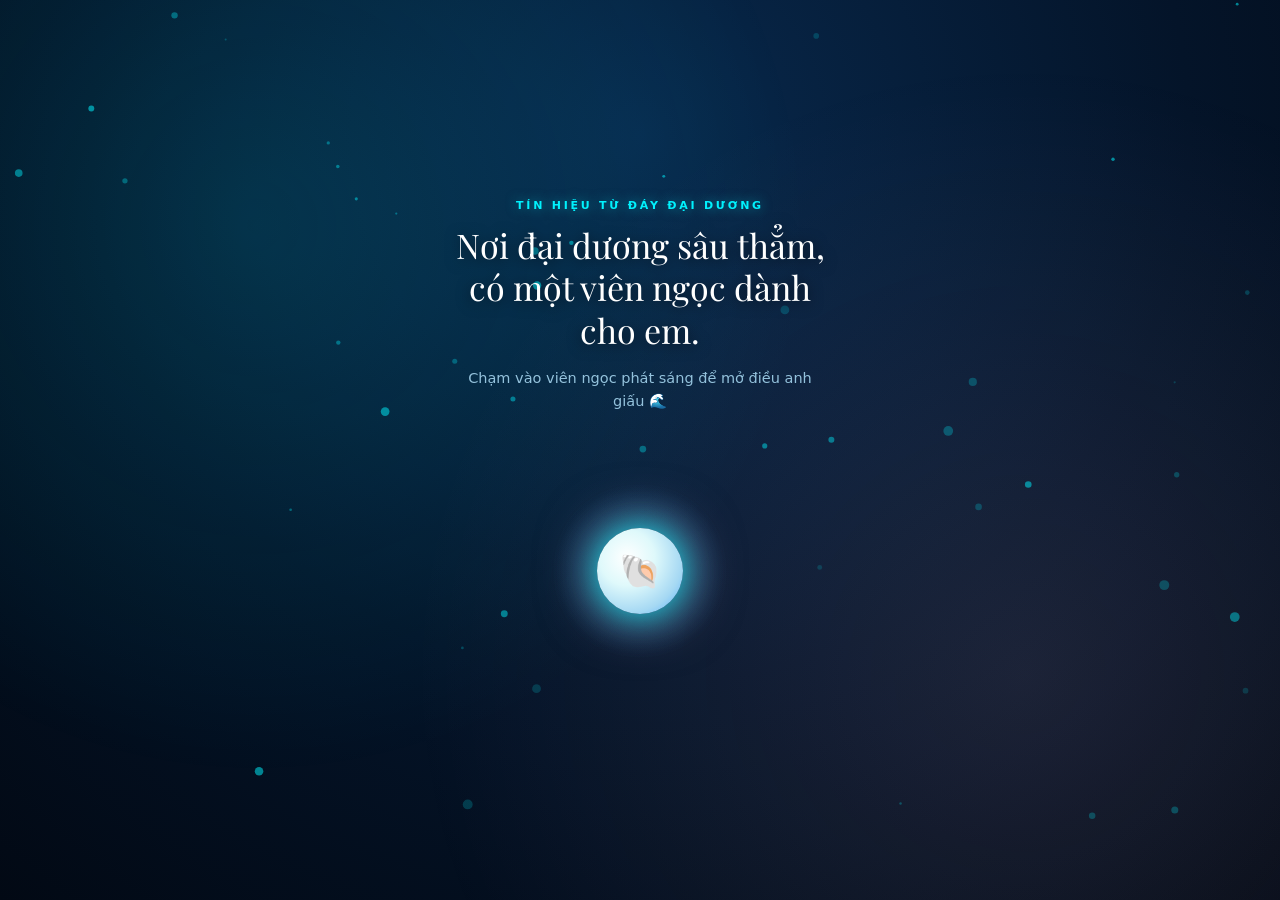
<file: thiep-7.html>
<!DOCTYPE html>
<html lang="vi">
<head>
  <meta charset="UTF-8">
  <meta name="viewport" content="width=device-width, initial-scale=1.0, viewport-fit=cover">
  <meta name="theme-color" content="#031021">
  <meta name="description" content="Đại Dương Tình Yêu — Hành trình khám phá bí mật biển sâu và bức thư trong chai thủy tinh">
  <title>Thiệp 07 – Đại Dương Tình Yêu 🌊🐚</title>
  <style>
    @font-face {
      font-family: 'Playfair Display';
      font-style: normal;
      font-weight: 400 700;
      font-display: swap;
      src: url([data-uri]) format('truetype');
    }
    @font-face {
      font-family: 'Playfair Display';
      font-style: italic;
      font-weight: 400 700;
      font-display: swap;
      src: url([data-uri]) format('truetype');
    }

    :root {
      --deep-abyss: #020b18;
      --ocean-night: #051833;
      --current-blue: #0b315b;
      --biolum-cyan: #00f2fe;
      --biolum-teal: #4facfe;
      --sea-foam: #e0f7fa;
      --pearl-glow: #fff9e6;
      --pearl-pink: #fbc2eb;
      --text-main: #f0faff;
      --text-sub: #94c2dc;
      --glass-panel: rgba(5, 24, 51, 0.78);
      --glass-border: rgba(0, 242, 254, 0.22);
      --font-serif: 'Playfair Display', Georgia, serif;
      --font-ui: system-ui, -apple-system, sans-serif;
    }

    *, *::before, *::after {
      box-sizing: border-box;
      margin: 0;
      padding: 0;
      -webkit-tap-highlight-color: transparent;
    }

    body {
      min-height: 100vh;
      min-height: 100svh;
      background: radial-gradient(circle at 50% 15%, #08294d 0%, #041429 55%, #020914 100%);
      background-attachment: fixed;
      color: var(--text-main);
      font-family: var(--font-ui);
      display: flex;
      flex-direction: column;
      align-items: center;
      justify-content: flex-start;
      overflow-x: hidden;
      overflow-y: auto;
      position: relative;
    }

    #ocean-canvas {
      position: fixed;
      inset: 0;
      width: 100%;
      height: 100%;
      pointer-events: none;
      z-index: 1;
    }

    .ocean-ambient {
      position: fixed;
      inset: 0;
      pointer-events: none;
      z-index: 0;
      background: 
        radial-gradient(circle at 20% 25%, rgba(0, 242, 254, 0.12) 0%, transparent 45%),
        radial-gradient(circle at 80% 75%, rgba(251, 194, 235, 0.1) 0%, transparent 50%);
    }

    #app {
      position: relative;
      z-index: 2;
      width: 100%;
      max-width: 440px;
      min-height: 100vh;
      min-height: 100svh;
      padding: calc(24px + env(safe-area-inset-top, 0px)) 18px calc(24px + env(safe-area-inset-bottom, 0px));
      display: flex;
      flex-direction: column;
      align-items: center;
      justify-content: center;
    }

    .scene {
      width: 100%;
      display: none;
      flex-direction: column;
      align-items: center;
      text-align: center;
      position: relative;
      opacity: 0;
      transform: translateY(14px);
      transition: opacity 0.5s ease, transform 0.5s ease;
    }
    .scene.active {
      display: flex;
      opacity: 1;
      transform: translateY(0);
    }

    .eyebrow {
      font-size: 11px;
      font-weight: 700;
      letter-spacing: 0.25em;
      text-transform: uppercase;
      color: var(--biolum-cyan);
      margin-bottom: 12px;
      text-shadow: 0 0 12px rgba(0, 242, 254, 0.5);
    }

    .title-serif {
      font-family: var(--font-serif);
      font-size: clamp(26px, 6.8vw, 34px);
      line-height: 1.25;
      color: #ffffff;
      margin-bottom: 16px;
      text-shadow: 0 2px 14px rgba(0, 0, 0, 0.6);
    }

    .subtitle {
      font-size: 14.5px;
      line-height: 1.6;
      color: var(--text-sub);
      max-width: 360px;
      margin: 0 auto 28px;
    }

    /* SCENE 0: BIOLUMINESCENT PEARL */
    .pearl-stage {
      position: relative;
      width: 200px;
      height: 200px;
      margin: 30px 0;
      display: flex;
      align-items: center;
      justify-content: center;
    }

    .pearl-aura {
      position: absolute;
      width: 180px;
      height: 180px;
      border-radius: 50%;
      background: radial-gradient(circle, rgba(0, 242, 254, 0.25) 0%, rgba(79, 172, 254, 0.1) 50%, transparent 70%);
      animation: pulseAura 3.5s infinite ease-in-out;
    }

    @keyframes pulseAura {
      0%, 100% { transform: scale(0.92); opacity: 0.6; }
      50% { transform: scale(1.15); opacity: 1; }
    }

    .btn-pearl-core {
      position: relative;
      width: 86px;
      height: 86px;
      border-radius: 50%;
      background: radial-gradient(circle at 35% 35%, #ffffff 0%, #dff9fb 35%, #a5d8f3 70%, #4facfe 100%);
      box-shadow: 0 0 35px rgba(0, 242, 254, 0.8), 0 0 60px rgba(251, 194, 235, 0.5);
      border: none;
      cursor: pointer;
      display: flex;
      align-items: center;
      justify-content: center;
      font-size: 34px;
      transition: transform 0.2s;
      animation: floatPearl 4s infinite ease-in-out;
    }

    @keyframes floatPearl {
      0%, 100% { transform: translateY(0); }
      50% { transform: translateY(-8px); }
    }

    .btn-pearl-core:hover {
      transform: scale(1.08);
    }

    .btn-pearl-core:active {
      transform: scale(0.95);
    }

    /* SCENE 1: QUESTION CARD */
    .glass-card {
      width: 100%;
      background: var(--glass-panel);
      border: 1px solid var(--glass-border);
      border-radius: 24px;
      padding: 32px 22px;
      backdrop-filter: blur(16px);
      -webkit-backdrop-filter: blur(16px);
      box-shadow: 0 20px 48px -10px rgba(0, 0, 0, 0.6), 0 0 24px rgba(0, 242, 254, 0.15);
    }

    .ocean-btn-primary {
      width: 100%;
      height: 52px;
      border-radius: 14px;
      background: linear-gradient(135deg, #00f2fe 0%, #4facfe 100%);
      color: #031021;
      border: none;
      font-size: 15.5px;
      font-weight: 700;
      cursor: pointer;
      display: inline-flex;
      align-items: center;
      justify-content: center;
      gap: 8px;
      box-shadow: 0 6px 20px rgba(0, 242, 254, 0.4);
      transition: all 0.2s ease;
      margin-bottom: 12px;
    }

    .ocean-btn-primary:hover {
      box-shadow: 0 8px 26px rgba(0, 242, 254, 0.6);
      transform: translateY(-1px);
    }

    .ocean-btn-primary:active {
      transform: scale(0.97);
    }

    .ocean-dodge-arena {
      position: relative;
      width: 100%;
      height: 65px;
      margin-top: 6px;
      display: flex;
      align-items: center;
      justify-content: center;
    }

    .ocean-btn-dodge {
      position: absolute;
      padding: 12px 22px;
      border-radius: 12px;
      background: rgba(255, 255, 255, 0.08);
      border: 1px solid rgba(255, 255, 255, 0.16);
      color: #c7e5f5;
      font-size: 14px;
      font-weight: 600;
      cursor: pointer;
      white-space: nowrap;
      user-select: none;
      -webkit-user-select: none;
      transition: transform 0.15s cubic-bezier(.22, 1, .36, 1);
    }

    /* SCENE 3: CONSTELLATION PEARL HEART */
    .ocean-constellation {
      position: relative;
      width: 320px;
      height: 320px;
      margin: 20px auto;
    }

    .pearl-node {
      position: absolute;
      width: 44px;
      height: 44px;
      border-radius: 50%;
      background: radial-gradient(circle at 35% 35%, #fff 0%, #a5d8f3 60%, #4facfe 100%);
      box-shadow: 0 0 16px rgba(0, 242, 254, 0.7);
      border: 2px solid rgba(255, 255, 255, 0.8);
      cursor: pointer;
      display: flex;
      align-items: center;
      justify-content: center;
      font-size: 16px;
      transition: all 0.3s;
      transform: translate(-50%, -50%);
    }

    .pearl-node.collected {
      background: radial-gradient(circle at 35% 35%, #ffffff 0%, #fbc2eb 60%, #a6c1ee 100%);
      box-shadow: 0 0 24px rgba(251, 194, 235, 0.9);
      transform: translate(-50%, -50%) scale(1.15);
    }

    .whisper-box {
      min-height: 54px;
      background: rgba(0, 242, 254, 0.08);
      border: 1px solid rgba(0, 242, 254, 0.2);
      border-radius: 12px;
      padding: 12px 16px;
      font-size: 14px;
      color: #e0f7fa;
      font-style: italic;
      margin-top: 14px;
      transition: opacity 0.3s;
    }

    /* SCENE 4: BOTTLE / LETTER */
    .bottle-box {
      font-size: 64px;
      margin: 20px 0;
      animation: floatBottle 3.5s infinite ease-in-out;
      cursor: pointer;
    }

    @keyframes floatBottle {
      0%, 100% { transform: translateY(0) rotate(-6deg); }
      50% { transform: translateY(-12px) rotate(6deg); }
    }

    /* SCENE 5: LETTER READ */
    .scroll-letter {
      background: #fdfaf2;
      color: #172d42;
      border-radius: 18px;
      padding: 28px 20px;
      box-shadow: 0 16px 40px rgba(0, 0, 0, 0.5);
      border: 1px solid #dce8ef;
      text-align: left;
      position: relative;
    }

    .scroll-letter h3 {
      font-family: var(--font-serif);
      font-size: 22px;
      color: #0b315b;
      margin-bottom: 14px;
    }

    .scroll-letter p {
      font-size: 14.5px;
      line-height: 1.7;
      margin-bottom: 14px;
      color: #273e52;
    }

    .scroll-signature {
      text-align: right;
      font-family: var(--font-serif);
      font-style: italic;
      font-size: 16px;
      color: #0b315b;
      margin-top: 18px;
    }

    /* TOAST */
    #toast {
      position: fixed;
      bottom: 24px;
      left: 50%;
      transform: translateX(-50%) translateY(30px);
      background: rgba(5, 24, 51, 0.95);
      border: 1px solid rgba(0, 242, 254, 0.5);
      color: #fff;
      padding: 10px 22px;
      border-radius: 999px;
      font-size: 14px;
      opacity: 0;
      pointer-events: none;
      z-index: 999;
      transition: all 0.25s ease;
      white-space: nowrap;
    }
    #toast.show {
      transform: translateX(-50%) translateY(0);
      opacity: 1;
    }
  </style>
</head>
<body>
  <div class="ocean-ambient"></div>
  <canvas id="ocean-canvas"></canvas>
  <div id="toast"></div>

  <main id="app">
    <!-- SCENE 0: PEARL SIGNAL -->
    <section id="scene-0" class="scene active">
      <div class="eyebrow">TÍN HIỆU TỪ ĐÁY ĐẠI DƯƠNG</div>
      <h1 class="title-serif">Nơi đại dương sâu thẳm,<br>có một viên ngọc dành cho em.</h1>
      <p class="subtitle">Chạm vào viên ngọc phát sáng để mở điều anh giấu 🌊</p>

      <div class="pearl-stage">
        <div class="pearl-aura"></div>
        <button id="btn-pearl" class="btn-pearl-core" type="button" aria-label="Mở viên ngọc">
          🐚
        </button>
      </div>
    </section>

    <!-- SCENE 1: QUESTION & DODGE -->
    <section id="scene-1" class="scene">
      <div class="glass-card">
        <div class="eyebrow">BÍ MẬT DƯỚI LÀN NƯỚC XANH</div>
        <h2 class="title-serif" style="font-size: 27px;">Cùng anh lặn sâu vào<br>đại dương dịu êm này nhé?</h2>
        <p class="subtitle">Đại dương ngoài kia mênh mông, nhưng anh chỉ xin được bơi cùng một mình em thôi 🐬</p>

        <button id="btn-agree" class="ocean-btn-primary">
          <span>Đồng ý, cùng lặn với anh! 🌊</span>
        </button>

        <div class="ocean-dodge-arena" id="dodge-arena">
          <button id="btn-dodge" class="ocean-btn-dodge">Để em suy nghĩ xíu...</button>
        </div>
        <div id="dodge-hint" style="color: var(--biolum-cyan); font-size: 13px; margin-top: 10px; min-height: 20px;"></div>
      </div>
    </section>

    <!-- SCENE 2: CONSTELLATION PEARLS -->
    <section id="scene-2" class="scene">
      <div class="eyebrow">CHUỖI NGỌC TRÁI TIM BIỂN SÂU</div>
      <h2 class="title-serif" style="font-size: 26px;">Chạm vào 5 viên ngọc trai<br>để lắng nghe tiếng biển</h2>

      <div class="ocean-constellation" id="pearl-arena">
        <svg id="constellation-svg" style="position: absolute; inset: 0; width: 100%; height: 100%; pointer-events: none;">
          <path id="constellation-path" d="" fill="none" stroke="rgba(0, 242, 254, 0.4)" stroke-width="2" stroke-dasharray="4 4" />
        </svg>
      </div>

      <div class="whisper-box" id="whisper-text">
        Chạm vào viên ngọc đầu tiên để nghe lời thì thầm...
      </div>

      <button id="btn-to-bottle" class="ocean-btn-primary" style="display:none; margin-top: 20px;">
        <span>Khám phá lá thư trong chai 🍾</span>
      </button>
    </section>

    <!-- SCENE 3: BOTTLE IN THE SEA -->
    <section id="scene-3" class="scene">
      <div class="eyebrow">BỨC THƯ TRONG CHAI THỦY TINH</div>
      <h2 class="title-serif">Một lá thư trôi dạt<br>giữa lòng đại dương...</h2>
      <p class="subtitle">Được niêm phong cẩn thận, chờ ngày em mở ra.</p>

      <div class="bottle-box" id="btn-open-bottle">
        🍾
      </div>
      <p style="color: var(--biolum-cyan); font-size: 14px;">Chạm vào chai thủy tinh để mở sáp niêm phong ✨</p>
    </section>

    <!-- SCENE 4: LETTER READING -->
    <section id="scene-4" class="scene">
      <div class="scroll-letter">
        <h3>Gửi em, người anh thương nhất,</h3>
        <p>
          Anh từng nghĩ đại dương sâu thẳm kia là nơi cô đơn và lạnh giá nhất. Nhưng từ ngày có em, mọi góc nhỏ trong thế giới của anh bỗng trở nên lấp lánh như những dải san hô phát quang diệu kỳ.
        </p>
        <p>
          Cảm ơn em đã bước vào cuộc sống của anh, cùng anh vượt qua những con sóng dập dềnh và mang lại cho anh bến đỗ bình yên nhất. Anh không mong một biển trời phẳng lặng không gợn sóng, anh chỉ mong dù giông bão hay nắng ấm, tay chúng mình vẫn luôn đan chặt vào nhau.
        </p>
        <p>
          Đại dương thì rộng lớn ngút ngàn, nhưng tình cảm anh dành cho em thì luôn trọn vẹn và đong đầy như biển cả.
        </p>
        <div class="scroll-signature">
          — Người luôn muốn cùng em ngắm biển 🌊🤍
        </div>
      </div>

      <button id="btn-to-keepsake" class="ocean-btn-primary" style="margin-top: 22px;">
        <span>Khắc ghi Tọa Độ Đại Dương 🗺️</span>
      </button>
    </section>

    <!-- SCENE 5: KEEPSAKE & EXPORT -->
    <section id="scene-5" class="scene">
      <div class="glass-card">
        <div class="eyebrow">CHỨNG NHẬN TỌA ĐỘ KỶ NIỆM</div>
        <h2 class="title-serif" style="font-size: 26px;">Tọa Độ Biển Sâu Của Hai Đứa</h2>
        
        <div style="background: rgba(0, 242, 254, 0.08); border: 1px solid rgba(0, 242, 254, 0.25); border-radius: 14px; padding: 18px; margin: 18px 0; text-align: center;">
          <div style="font-size: 12px; color: var(--biolum-cyan); letter-spacing: 1px; font-weight: 700;">OCEAN COORDINATES</div>
          <div style="font-size: 22px; font-weight: 800; color: #fff; margin: 6px 0;">10°46'N ♡ 106°41'E</div>
          <div style="font-size: 13.5px; color: #a5d8f3;">Vực Thẳm Tình Yêu · Nơi Trái Tim Thuộc Về Nhau</div>
        </div>

        <button id="btn-download-cert" class="ocean-btn-primary">
          <span>Lưu Hải Đồ Kỷ Niệm PNG 📷</span>
        </button>

        <button id="btn-restart-ocean" style="background: transparent; border: 1px solid rgba(255,255,255,0.2); color: #c7e5f5; width: 100%; height: 46px; border-radius: 12px; font-weight: 600; cursor: pointer; margin-top: 8px;">
          Lặn lại từ đầu 🌊
        </button>
      </div>
    </section>
  </main>

  <canvas id="exportCanvas" style="display:none;"></canvas>

  <script>
    // Canvas Background: Ambient Bubbles & Plankton
    const canvas = document.getElementById('ocean-canvas');
    const ctx = canvas.getContext('2d');
    let W = window.innerWidth;
    let H = window.innerHeight;
    canvas.width = W;
    canvas.height = H;

    window.addEventListener('resize', () => {
      W = window.innerWidth;
      H = window.innerHeight;
      canvas.width = W;
      canvas.height = H;
    });

    const bubbles = [];
    for (let i = 0; i < 45; i++) {
      bubbles.push({
        x: Math.random() * W,
        y: Math.random() * H,
        r: 1 + Math.random() * 4,
        speed: 0.3 + Math.random() * 0.9,
        drift: (Math.random() - 0.5) * 0.4,
        alpha: 0.15 + Math.random() * 0.4
      });
    }

    function renderOcean() {
      ctx.clearRect(0, 0, W, H);
      for (const b of bubbles) {
        b.y -= b.speed;
        b.x += b.drift;
        if (b.y < -10) {
          b.y = H + 10;
          b.x = Math.random() * W;
        }
        ctx.fillStyle = '#00f2fe';
        ctx.globalAlpha = b.alpha;
        ctx.beginPath();
        ctx.arc(b.x, b.y, b.r, 0, Math.PI * 2);
        ctx.fill();
      }
      ctx.globalAlpha = 1;
      requestAnimationFrame(renderOcean);
    }
    renderOcean();

    // Scenes management
    function showScene(idx) {
      document.querySelectorAll('.scene').forEach((s, i) => {
        s.classList.toggle('active', i === idx);
      });
      window.scrollTo({ top: 0, behavior: 'smooth' });
    }

    const toast = document.getElementById('toast');
    function showToast(msg) {
      toast.textContent = msg;
      toast.classList.add('show');
      setTimeout(() => toast.classList.remove('show'), 2400);
    }

    // Scene 0 -> 1
    document.getElementById('btn-pearl').addEventListener('click', () => {
      showScene(1);
    });

    // Scene 1: Dodge
    const btnDodge = document.getElementById('btn-dodge');
    const dodgeArena = document.getElementById('dodge-arena');
    const dodgeHint = document.getElementById('dodge-hint');
    const btnAgree = document.getElementById('btn-agree');
    let dodgeCount = 0;

    const DODGES = [
      'Để em suy nghĩ xíu...',
      'Bơi né như cá heo nè 🐬',
      'Lặn nhanh hơn bong bóng luôn 💨',
      'Bấm hụt rồi lêu lêu 😜',
      'Đại dương chỉ có một người như em ❤️',
      'Chịu thua chưa nè? Cùng lặn thôi 🥺'
    ];

    function dodge() {
      dodgeCount++;
      btnDodge.textContent = DODGES[dodgeCount % DODGES.length];
      const arenaRect = dodgeArena.getBoundingClientRect();
      const btnRect = btnDodge.getBoundingClientRect();
      const maxX = (arenaRect.width - btnRect.width) / 2;
      const rx = (Math.random() * 2 - 1) * Math.max(30, maxX);
      const ry = (Math.random() * 2 - 1) * 35;
      const rot = (Math.random() * 16 - 8).toFixed(1);
      btnDodge.style.transform = `translate(${rx}px, ${ry}px) rotate(${rot}deg)`;

      btnAgree.style.transform = `scale(${Math.min(1.15, 1 + dodgeCount * 0.03)})`;
      if (dodgeCount >= 2) {
        dodgeHint.textContent = 'Nút "Đồng ý, cùng lặn với anh" bấm êm hơn nhiều đó nha 👉';
      }
    }

    btnDodge.addEventListener('pointerenter', dodge);
    btnDodge.addEventListener('pointerdown', (e) => { e.preventDefault(); dodge(); });
    btnDodge.addEventListener('click', (e) => { e.preventDefault(); dodge(); });

    btnAgree.addEventListener('click', () => {
      showScene(2);
      initConstellation();
    });

    // Scene 2: Pearl Constellation
    const WHISPERS = [
      'Vì nụ cười của em trong trẻo như làn nước mát mùa hạ ✨',
      'Vì anh luôn trân trọng từng lời tâm sự nhỏ bé của em 🐚',
      'Vì đại dương bao la, nhưng anh chỉ tìm kiếm một ánh mắt em 🌊',
      'Vì những bình yên nơi em là bến đỗ anh luôn mong về 🤍',
      'Vì viên ngọc quý giá nhất đại dương này, chính là em 💖'
    ];

    const PEARL_COORDS = [
      { x: 80, y: 80 },
      { x: 240, y: 80 },
      { x: 275, y: 170 },
      { x: 160, y: 270 },
      { x: 45, y: 170 }
    ];

    let collectedCount = 0;

    function initConstellation() {
      const arena = document.getElementById('pearl-arena');
      // clear old nodes
      arena.querySelectorAll('.pearl-node').forEach(n => n.remove());
      collectedCount = 0;

      PEARL_COORDS.forEach((pos, idx) => {
        const node = document.createElement('div');
        node.className = 'pearl-node';
        node.style.left = pos.x + 'px';
        node.style.top = pos.y + 'px';
        node.textContent = '🐚';
        node.addEventListener('click', () => {
          if (node.classList.contains('collected')) return;
          node.classList.add('collected');
          node.textContent = '💖';
          document.getElementById('whisper-text').textContent = WHISPERS[idx];
          collectedCount++;
          updateLines();

          if (collectedCount >= 5) {
            document.getElementById('btn-to-bottle').style.display = 'inline-flex';
            showToast('Đã gom đủ 5 viên ngọc trái tim đại dương! 💖');
          }
        });
        arena.appendChild(node);
      });
    }

    function updateLines() {
      const collectedNodes = Array.from(document.querySelectorAll('.pearl-node.collected'));
      if (collectedNodes.length < 2) return;
      let d = '';
      PEARL_COORDS.forEach((p, idx) => {
        const node = document.querySelectorAll('.pearl-node')[idx];
        if (node.classList.contains('collected')) {
          d += (d === '' ? 'M' : 'L') + ` ${p.x} ${p.y} `;
        }
      });
      if (collectedNodes.length === 5) {
        d += `Z`;
      }
      document.getElementById('constellation-path').setAttribute('d', d);
    }

    document.getElementById('btn-to-bottle').addEventListener('click', () => {
      showScene(3);
    });

    document.getElementById('btn-open-bottle').addEventListener('click', () => {
      showToast('Đang mở lá thư trong chai... ✨');
      setTimeout(() => showScene(4), 400);
    });

    document.getElementById('btn-to-keepsake').addEventListener('click', () => {
      showScene(5);
    });

    document.getElementById('btn-restart-ocean').addEventListener('click', () => {
      showScene(0);
      dodgeCount = 0;
      btnDodge.style.transform = '';
      btnAgree.style.transform = '';
      dodgeHint.textContent = '';
    });

    // Export Keepsake Image
    document.getElementById('btn-download-cert').addEventListener('click', () => {
      const canvas = document.getElementById('exportCanvas');
      const ctx = canvas.getContext('2d');
      const W = 720;
      const H = 960;
      canvas.width = W;
      canvas.height = H;

      // Dark ocean abyss background
      const grad = ctx.createRadialGradient(W / 2, H * 0.3, 50, W / 2, H / 2, W);
      grad.addColorStop(0, '#0a3663');
      grad.addColorStop(0.6, '#04162d');
      grad.addColorStop(1, '#020914');
      ctx.fillStyle = grad;
      ctx.fillRect(0, 0, W, H);

      // Border frame
      ctx.strokeStyle = 'rgba(0, 242, 254, 0.4)';
      ctx.lineWidth = 3;
      ctx.strokeRect(30, 30, W - 60, H - 60);

      ctx.strokeStyle = 'rgba(255, 255, 255, 0.2)';
      ctx.lineWidth = 1;
      ctx.strokeRect(40, 40, W - 80, H - 80);

      // Header
      ctx.fillStyle = '#00f2fe';
      ctx.font = 'bold 16px system-ui, sans-serif';
      ctx.textAlign = 'center';
      ctx.fillText('BIOLUMINESCENT OCEAN KEEPSAKE', W / 2, 90);

      ctx.fillStyle = '#ffffff';
      ctx.font = 'bold 36px "Playfair Display", Georgia, serif';
      ctx.fillText('Tọa Độ Đại Dương Kỷ Niệm', W / 2, 145);

      // Coordinates
      ctx.fillStyle = '#4facfe';
      ctx.font = 'bold 24px system-ui, sans-serif';
      ctx.fillText("10°46'N  ♡  106°41'E", W / 2, 205);

      // Compass Rose Circle
      ctx.strokeStyle = 'rgba(0, 242, 254, 0.3)';
      ctx.beginPath();
      ctx.arc(W / 2, 380, 120, 0, Math.PI * 2);
      ctx.stroke();

      ctx.font = '72px system-ui, sans-serif';
      ctx.fillText('🐚', W / 2, 405);

      // Heart Message
      ctx.fillStyle = '#f0faff';
      ctx.font = 'italic 23px "Playfair Display", Georgia, serif';
      ctx.fillText('“Đại dương ngoài kia mênh mông sâu thẳm,', W / 2, 570);
      ctx.fillText('nhưng nơi bình yên nhất luôn là bên cạnh em.”', W / 2, 610);

      // Whispers quote
      ctx.fillStyle = '#94c2dc';
      ctx.font = '17px system-ui, sans-serif';
      ctx.fillText('Vực Thẳm Tình Yêu — Đã gom đủ 5 viên ngọc trái tim', W / 2, 690);

      // Couple line
      ctx.fillStyle = '#00f2fe';
      ctx.font = 'bold 22px system-ui, sans-serif';
      ctx.fillText('Anh  ♡  Em', W / 2, 770);

      ctx.fillStyle = 'rgba(255, 255, 255, 0.5)';
      ctx.font = '14px system-ui, sans-serif';
      ctx.fillText('Được bảo chứng bởi đại dương xanh • Mãi mãi bền lâu', W / 2, 810);

      canvas.toBlob(blob => {
        const url = URL.createObjectURL(blob);
        const a = document.createElement('a');
        a.href = url;
        a.download = 'toa-do-dai-duong-tinh-yeu.png';
        document.body.appendChild(a);
        a.click();
        document.body.removeChild(a);
        setTimeout(() => URL.revokeObjectURL(url), 2000);
        showToast('Đã lưu hải đồ tọa độ đại dương 📷');
      });
    });
  </script>
</body>
</html>
</file>
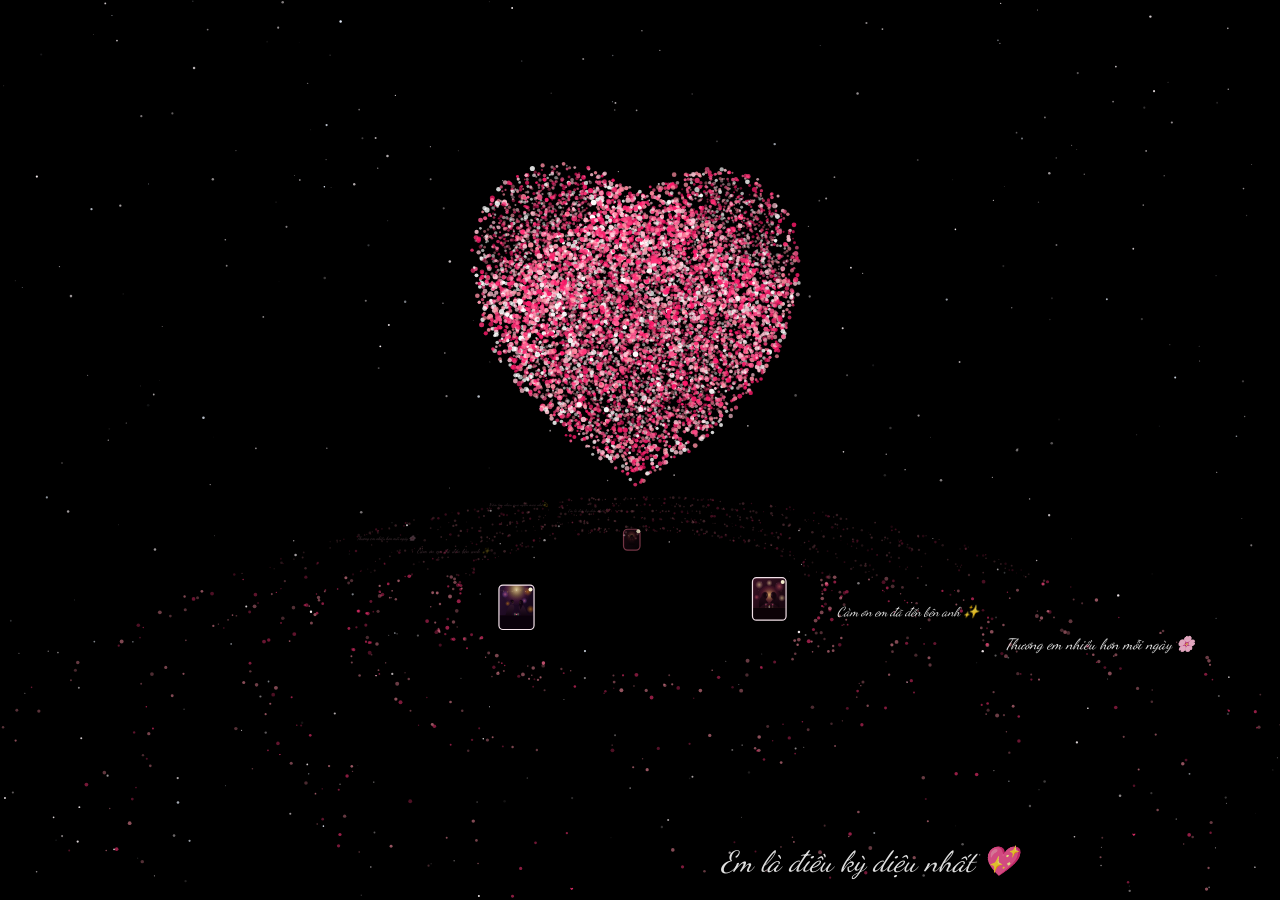
<file: thiep-8.html>
<!DOCTYPE html>
<html lang="vi">
<head>
  <meta charset="UTF-8">
  <meta name="viewport" content="width=device-width, initial-scale=1.0, viewport-fit=cover">
  <meta name="theme-color" content="#090205">
  <meta name="description" content="Thiệp 8 — Vũ trụ trái tim 3D, phong thư 3D và ảnh kỷ niệm bay lãng mạn">
  <title>Thiệp 08 — Vũ Trụ Trái Tim &amp; Bì Thư 3D 💖</title>
  <style>
/* ====================================================
   THIỆP 8 — VŨ TRỤ TRÁI TIM, PHONG THƯ 3D & ẢNH KỶ NIỆM
   Cập nhật hoàn chỉnh theo toàn bộ đặc tả chi tiết
   ==================================================== */

/* 1. EMBEDDED LOCAL FONTS */
@font-face {
  font-family: 'Dancing Script';
  src: url([data-uri]) format('truetype');
  font-weight: 400 700;
  font-style: normal;
  font-display: swap;
}

/* 2. DESIGN TOKENS (Scoped to .thiep-8) */
.thiep-8 {
  --bg-space: #000000;
  --bg-wine-deep: #090205;
  --bg-wine-center: #2d0612;
  --bg-wine-glow: #480a1c;
  --bg-modal-backdrop: #101020;
  --pink-neon: #ff5b91;
  --pink-deep: #d50065;
  --pink-bright: #ff0068;
  --pink-soft: #ff9dbc;
  --pink-pale: #ffe0eb;
  --paper-ivory: #fffdfa;
  --paper-envelope: #fdfdfd;
  --paper-shadow: rgba(0, 0, 0, 0.35);
  --ink-body: #3f3b39;
  --ink-muted: #75706d;
  --ink-title: #d50065;
  --font-script: 'Dancing Script', 'Segoe Script', cursive, serif;
  --font-ui: -apple-system, BlinkMacSystemFont, "Segoe UI", Roboto, Helvetica, Arial, sans-serif;
  --safe-bottom: env(safe-area-inset-bottom, 0px);
  --safe-top: env(safe-area-inset-top, 0px);
}

/* RESET */
.thiep-8, .thiep-8 * {
  box-sizing: border-box;
  margin: 0;
  padding: 0;
  -webkit-tap-highlight-color: transparent;
}

.thiep-8 {
  position: fixed;
  inset: 0;
  width: 100vw;
  height: 100vh;
  height: 100dvh;
  min-height: 100vh;
  min-height: 100dvh;
  overflow: hidden;
  background-color: var(--bg-space);
  color: #fff;
  font-family: var(--font-ui);
  user-select: none;
  -webkit-user-select: none;
  touch-action: manipulation;
  z-index: 1;
}

/* ====================================================
   SCENE 1: UNIVERSE (CANVAS & PARTICLES)
   ==================================================== */
.thiep-8 .universe-scene {
  position: absolute;
  inset: 0;
  width: 100%;
  height: 100%;
  cursor: pointer;
  transition: filter 0.6s ease, transform 0.8s cubic-bezier(.22, 1, .36, 1);
  will-change: filter, transform;
  z-index: 2;
}

.thiep-8 .universe-scene.zooming {
  filter: blur(14px);
  transform: scale(2.4);
}

.thiep-8 .universe-canvas {
  position: absolute;
  inset: 0;
  width: 100%;
  height: 100%;
  display: block;
}

/* Transparent touch hotspot */
.thiep-8 .heart-hotspot {
  position: absolute;
  inset: 0;
  width: 100%;
  height: 100%;
  background: transparent;
  border: none;
  cursor: pointer;
  z-index: 5;
  outline: none;
}

/* ====================================================
   FLASH OVERLAY (ZOOM INTO HEART)
   ==================================================== */
.thiep-8 .flash-overlay {
  position: absolute;
  inset: 0;
  background: radial-gradient(circle at 50% 42%, #fff3f7 0%, #ffc1d9 35%, #ed377e 72%, #7a0033 100%);
  opacity: 0;
  pointer-events: none;
  z-index: 10;
  transition: opacity 0.3s cubic-bezier(.2, 0, 0, 1);
  will-change: opacity;
}

/* ====================================================
   SCENE 2: WORLD 2 (ENVELOPE, 3D CARD, WINE BACKGROUND)
   ==================================================== */
.thiep-8 .envelope-world {
  position: absolute;
  inset: 0;
  width: 100%;
  height: 100%;
  background: radial-gradient(circle at 50% 64%, var(--bg-wine-glow) 0%, var(--bg-wine-center) 42%, var(--bg-wine-deep) 88%);
  opacity: 0;
  pointer-events: none;
  transition: opacity 0.45s ease;
  overflow: hidden;
  z-index: 3;
}

.thiep-8 .envelope-world.active {
  opacity: 1;
  pointer-events: auto;
}

/* Floating Hearts Background Layer */
.thiep-8 .floating-hearts-layer {
  position: absolute;
  inset: 0;
  width: 100%;
  height: 100%;
  pointer-events: none;
  overflow: hidden;
  z-index: 1;
}

.thiep-8 .bg-heart {
  position: absolute;
  pointer-events: none;
  filter: drop-shadow(0 0 10px rgba(255, 30, 110, 0.65));
  animation: floatUpward linear infinite;
  opacity: 0.85;
}

@keyframes floatUpward {
  0% {
    transform: translateY(0) translateX(0) rotate(0deg) scale(0.9);
    opacity: 0;
  }
  8% {
    opacity: 0.88;
  }
  90% {
    opacity: 0.88;
  }
  100% {
    transform: translateY(calc(-100vh - 120px)) translateX(var(--drift-x, 20px)) rotate(var(--rot, 25deg)) scale(1.05);
    opacity: 0;
  }
}

/* ====================================================
   3D ENVELOPE & PAPER CARD LAYERS (Mục 7)
   Envelope in lower area: y = 66–89% H
   ==================================================== */
.thiep-8 .envelope-stage {
  position: absolute;
  inset: 0;
  display: flex;
  flex-direction: column;
  align-items: center;
  justify-content: flex-end;
  padding-bottom: calc(8vh + var(--safe-bottom));
  z-index: 2;
  perspective: 1200px;
  -webkit-perspective: 1200px;
  transition: opacity 0.45s ease, transform 0.45s ease;
}

.thiep-8 .envelope-stage.hidden-during-gallery {
  opacity: 0;
  pointer-events: none;
  transform: translateY(40px);
}

.thiep-8 .envelope-container {
  position: relative;
  width: min(92vw, 360px);
  height: calc(min(92vw, 360px) / 1.58);
  perspective: 1200px;
  -webkit-perspective: 1200px;
  transform-style: preserve-3d;
  cursor: pointer;
  outline: none;
}

/* Envelope Soft Ambient Shadow */
.thiep-8 .envelope-shadow {
  position: absolute;
  bottom: -18px;
  left: 5%;
  width: 90%;
  height: 28px;
  border-radius: 50%;
  background: radial-gradient(ellipse, rgba(0, 0, 0, 0.65) 0%, rgba(30, 4, 12, 0.4) 45%, transparent 75%);
  filter: blur(10px);
  pointer-events: none;
}

/* 1. Envelope Back Face */
.thiep-8 .envelope-back {
  position: absolute;
  inset: 0;
  background: linear-gradient(135deg, #fdfdfd 0%, #ebe7e0 100%);
  border-radius: 10px;
  box-shadow: inset 0 0 15px rgba(0, 0, 0, 0.05);
  z-index: 1;
}

/* 2. Envelope Top Flap (Triangular flap that hinges at top) */
.thiep-8 .envelope-flap-top {
  position: absolute;
  top: 0;
  left: 0;
  width: 100%;
  height: 52%;
  transform-origin: top center;
  transform-style: preserve-3d;
  transition: transform 0.65s cubic-bezier(.4, 0, .2, 1);
  z-index: 8;
}

.thiep-8 .flap-triangle {
  width: 100%;
  height: 100%;
  background: linear-gradient(180deg, #fdfdfd 0%, #ede8e0 100%);
  clip-path: polygon(0 0, 100% 0, 50% 100%);
  -webkit-clip-path: polygon(0 0, 100% 0, 50% 100%);
  filter: drop-shadow(0 4px 6px rgba(0,0,0,0.10));
}

.thiep-8 .envelope-container.flap-open .envelope-flap-top {
  transform: rotateX(-175deg);
  z-index: 1;
}

/* 3. The Paper Card (Inside Pocket) - Vertical format (Ratio ~0.74) */
.thiep-8 .card-trans-wrapper {
  position: absolute;
  bottom: 8px;
  left: 50%;
  transform: translateX(-50%);
  width: min(58vw, 210px);
  height: calc(min(58vw, 210px) / 0.74); /* ~284px vertical card */
  transform-style: preserve-3d;
  z-index: 3;
  pointer-events: none;
}

.thiep-8 .card-book-assembly {
  position: absolute;
  inset: 0;
  transform-style: preserve-3d;
  transform-origin: center center;
  transition: transform 0.9s cubic-bezier(.22, .61, .36, 1);
}

/* Inside Right Page (Fixed Base) */
.thiep-8 .card-leaf-right {
  position: absolute;
  inset: 0;
  background: var(--paper-ivory);
  border-radius: 8px;
  box-shadow: 0 4px 18px rgba(0, 0, 0, 0.16);
  display: flex;
  flex-direction: column;
  align-items: center;
  justify-content: center;
  padding: 18px 14px;
  overflow: hidden;
  border-left: 1px solid rgba(0, 0, 0, 0.08);
}

.thiep-8 .card-preview-text {
  font-family: var(--font-script);
  font-size: 15px;
  line-height: 1.65;
  color: var(--ink-body);
  text-align: center;
  font-style: italic;
  opacity: 0.92;
}

/* Inside Left Leaf (Hinges on Left Spine rotateY 0 -> -150deg) */
.thiep-8 .card-leaf-left {
  position: absolute;
  inset: 0;
  transform-origin: left center;
  transform-style: preserve-3d;
  transition: transform 0.95s cubic-bezier(.4, 0, .2, 1);
  z-index: 4;
}

.thiep-8 .leaf-face {
  position: absolute;
  inset: 0;
  border-radius: 8px;
  backface-visibility: hidden;
  -webkit-backface-visibility: hidden;
}

/* Outer Cover Face */
.thiep-8 .leaf-face.front {
  background: linear-gradient(135deg, #ffffff 0%, #faf6f2 100%);
  box-shadow: inset 0 0 12px rgba(213, 0, 101, 0.05), 0 4px 14px rgba(0, 0, 0, 0.12);
  display: flex;
  flex-direction: column;
  align-items: center;
  justify-content: center;
  gap: 8px;
  border: 1px solid rgba(255, 255, 255, 0.9);
}

.thiep-8 .cover-eyebrow {
  font-family: var(--font-ui);
  font-size: 11px;
  font-weight: 600;
  letter-spacing: 4px;
  color: #8c8582;
  text-transform: uppercase;
}

.thiep-8 .cover-title {
  font-family: var(--font-script);
  font-size: 34px;
  font-weight: 700;
  color: var(--pink-deep);
  text-shadow: 0 1px 3px rgba(213, 0, 101, 0.2);
  line-height: 1.1;
}

.thiep-8 .cover-heart {
  font-size: 14px;
  color: #9c9592;
  margin-top: 2px;
}

/* Inner Left Face (Shows Photo) */
.thiep-8 .leaf-face.back {
  background: #fdfbf7;
  transform: rotateY(180deg);
  display: flex;
  align-items: center;
  justify-content: center;
  padding: 10px;
  box-shadow: inset -5px 0 10px rgba(0,0,0,0.06);
}

.thiep-8 .inner-photo-frame {
  width: 90%;
  height: 90%;
  border-radius: 6px;
  overflow: hidden;
  box-shadow: 0 2px 8px rgba(0,0,0,0.18);
  border: 2px solid #ffffff;
}

.thiep-8 .inner-photo-img {
  width: 100%;
  height: 100%;
  object-fit: cover;
  display: block;
}

/* 4. Envelope Front Pocket (Left, Right, Bottom Triangles - Seamless) */
.thiep-8 .envelope-pocket-front {
  position: absolute;
  inset: 0;
  pointer-events: none;
  z-index: 5;
}

.thiep-8 .pocket-side-left {
  position: absolute;
  top: 0;
  left: 0;
  width: 50.5%;
  height: 100%;
  background: linear-gradient(135deg, #eae5dc 0%, #dbd4c9 100%);
  clip-path: polygon(0 0, 100% 50%, 0 100%);
  -webkit-clip-path: polygon(0 0, 100% 50%, 0 100%);
}

.thiep-8 .pocket-side-right {
  position: absolute;
  top: 0;
  right: 0;
  width: 50.5%;
  height: 100%;
  background: linear-gradient(-135deg, #eae5dc 0%, #dbd4c9 100%);
  clip-path: polygon(100% 0, 0 50%, 100% 100%);
  -webkit-clip-path: polygon(100% 0, 0 50%, 100% 100%);
}

.thiep-8 .pocket-bottom {
  position: absolute;
  bottom: 0;
  left: 0;
  width: 100%;
  height: 64%;
  background: linear-gradient(0deg, #f2ece3 0%, #e0d9cc 100%);
  clip-path: polygon(0 100%, 100% 100%, 50% 15%);
  -webkit-clip-path: polygon(0 100%, 100% 100%, 50% 15%);
  filter: drop-shadow(0 -3px 5px rgba(0,0,0,0.06));
}

/* 5. Wax Seal Heart */
.thiep-8 .wax-seal {
  position: absolute;
  top: 51%;
  left: 50%;
  width: 44px;
  height: 42px;
  transform: translate(-50%, -50%);
  background: radial-gradient(circle at 35% 35%, #ff4d88 0%, #d50065 65%, #9b0042 100%);
  border-radius: 50% 50% 50% 50% / 60% 60% 40% 40%;
  display: flex;
  align-items: center;
  justify-content: center;
  box-shadow: 0 4px 12px rgba(213, 0, 101, 0.45), inset 0 2px 4px rgba(255, 255, 255, 0.4);
  z-index: 9;
  transition: transform 0.25s ease, opacity 0.25s ease;
  cursor: pointer;
}

.thiep-8 .wax-seal::after {
  content: "♥";
  font-size: 20px;
  color: #fff;
  filter: drop-shadow(0 1px 2px rgba(0,0,0,0.3));
}

.thiep-8 .wax-seal.broken {
  transform: translate(-50%, -50%) scale(0.3);
  opacity: 0;
}

/* Text underneath envelope (Small light grey, not in a pill button!) */
.thiep-8 .envelope-hint {
  margin-top: 18px;
  font-size: 13.5px;
  color: #a59fa2;
  letter-spacing: 0.3px;
  text-align: center;
  pointer-events: none;
  transition: opacity 0.4s ease;
}

/* ====================================================
   SCENE 3: READING LETTER PANEL (MODAL - Mục 8)
   Width 94–96%, Height 73–76%, Border-radius 18–22px
   ==================================================== */
.thiep-8 .reading-backdrop {
  position: absolute;
  inset: 0;
  background: var(--bg-modal-backdrop);
  opacity: 0;
  pointer-events: none;
  transition: opacity 0.4s ease;
  z-index: 15;
}

.thiep-8 .reading-backdrop.active {
  opacity: 0.92;
  pointer-events: auto;
}

.thiep-8 .reading-panel {
  position: absolute;
  top: 50%;
  left: 50%;
  transform: translate(-50%, -50%) scale(0.95);
  width: min(95vw, 440px);
  height: min(75vh, 620px);
  background: var(--paper-ivory);
  border-radius: 20px;
  box-shadow: 0 25px 60px rgba(0, 0, 0, 0.65), 0 0 0 1px rgba(255, 255, 255, 0.35);
  opacity: 0;
  transition: transform 0.42s cubic-bezier(.16, 1, .3, 1), opacity 0.38s ease;
  display: flex;
  flex-direction: column;
  overflow: hidden;
  z-index: 16;
}

.thiep-8 .reading-panel.active {
  transform: translate(-50%, -50%) scale(1);
  opacity: 1;
}

/* Close Button (×) - Top-right, pink circle 32px, hit target 44x44px */
.thiep-8 .btn-close-letter {
  position: absolute;
  top: 12px;
  right: 12px;
  width: 44px;
  height: 44px;
  border-radius: 50%;
  border: none;
  background: transparent;
  display: flex;
  align-items: center;
  justify-content: center;
  cursor: pointer;
  z-index: 20;
  outline: none;
}

.thiep-8 .close-circle {
  width: 32px;
  height: 32px;
  border-radius: 50%;
  background: var(--pink-deep);
  color: #fff;
  font-size: 20px;
  font-weight: 700;
  line-height: 1;
  display: flex;
  align-items: center;
  justify-content: center;
  box-shadow: 0 3px 10px rgba(213, 0, 101, 0.4);
  transition: transform 0.2s ease, background-color 0.2s;
}

.thiep-8 .btn-close-letter:hover .close-circle {
  transform: scale(1.08);
  background: #ff1a7a;
}

/* Reading Body (Scrollable if message is long, stable dimensions) */
.thiep-8 .reading-body {
  flex: 1;
  overflow-y: auto;
  overflow-x: hidden;
  -webkit-overflow-scrolling: touch;
  padding: 24px 22px 24px;
  display: flex;
  flex-direction: column;
  align-items: center;
  scrollbar-width: thin;
  scrollbar-color: rgba(213, 0, 101, 0.3) transparent;
}

.thiep-8 .reading-body::-webkit-scrollbar {
  width: 4px;
}
.thiep-8 .reading-body::-webkit-scrollbar-thumb {
  background: rgba(213, 0, 101, 0.3);
  border-radius: 10px;
}

/* A. Portrait photo (58–62% panel width, ratio ~0.88, no caption/badge) */
.thiep-8 .modal-photo-wrap {
  width: min(60%, 200px);
  aspect-ratio: 0.88;
  border-radius: 9px;
  overflow: hidden;
  box-shadow: 0 6px 20px rgba(60, 10, 30, 0.16);
  border: 2.5px solid #ffffff;
  margin-top: 4px;
  margin-bottom: 22px;
  flex-shrink: 0;
}

.thiep-8 .modal-photo-img {
  width: 100%;
  height: 100%;
  object-fit: cover;
  display: block;
}

/* B. Greeting message (18–24px below photo, 86–90% width, stable height) */
.thiep-8 .letter-text-box {
  position: relative;
  width: 88%;
  margin-bottom: 24px;
}

/* Hidden ghost text for height reservation */
.thiep-8 .ghost-message {
  visibility: hidden;
  font-family: var(--font-script);
  font-size: 16px;
  line-height: 1.72;
  text-align: center;
  color: var(--ink-body);
  user-select: none;
  pointer-events: none;
  white-space: pre-line;
}

/* Live typed text overlay */
.thiep-8 .typed-message {
  position: absolute;
  top: 0;
  left: 0;
  width: 100%;
  font-family: var(--font-script);
  font-size: 16px;
  line-height: 1.72;
  text-align: center;
  color: var(--ink-body);
  word-break: break-word;
  white-space: pre-line;
}

.thiep-8 .typewriter-cursor {
  display: inline-block;
  width: 2px;
  height: 1.1em;
  background-color: var(--pink-deep);
  vertical-align: -0.15em;
  margin-left: 2px;
  animation: cursorBlink 0.75s infinite ease-in-out;
}

@keyframes cursorBlink {
  0%, 100% { opacity: 1; }
  50% { opacity: 0; }
}

/* C. Deep Red Beating Heart (30–44px below text, 26px, soft pink glow, slow pulse) */
.thiep-8 .modal-beating-heart {
  font-size: 26px;
  color: #cf0040;
  filter: drop-shadow(0 2px 10px rgba(255, 40, 100, 0.4));
  animation: modalHeartPulse 2.0s infinite ease-in-out;
  margin-top: 14px;
  margin-bottom: 8px;
}

@keyframes modalHeartPulse {
  0%, 100% { transform: scale(1); }
  25% { transform: scale(1.10); }
  40% { transform: scale(0.98); }
  60% { transform: scale(1.06); }
}

/* ====================================================
   SCENE 4: GALLERY (FLOATING MEMORY PHOTOS - Mục 10)
   Width 35–43% stage, near-square, white border, pink glow
   NO captions, NO bottom buttons!
   ==================================================== */
.thiep-8 .gallery-container {
  position: absolute;
  inset: 0;
  pointer-events: none;
  overflow: hidden;
  z-index: 12;
}

.thiep-8 .floating-memory-card {
  position: absolute;
  width: clamp(135px, 40vw, 168px);
  aspect-ratio: 1 / 1.15;
  border: 2.5px solid var(--paper-ivory);
  border-radius: 11px;
  box-shadow: 0 0 16px rgba(255, 0, 120, 0.45), 0 12px 28px rgba(0, 0, 0, 0.4);
  overflow: hidden;
  will-change: transform, opacity;
  pointer-events: none;
  z-index: 13;
}

.thiep-8 .floating-memory-img {
  width: 100%;
  height: 100%;
  object-fit: cover;
  display: block;
}

/* ====================================================
   RESPONSIVE & DESKTOP (Mục 12)
   ==================================================== */
@media (min-width: 600px) {
  .thiep-8 .envelope-stage {
    padding-bottom: calc(7vh + var(--safe-bottom));
  }
  .thiep-8 .envelope-container {
    width: 380px;
    height: 240px;
  }
  .thiep-8 .card-trans-wrapper {
    width: 220px;
    height: 297px;
  }
  .thiep-8 .reading-panel {
    width: 440px;
    height: 580px;
  }
}

@media (max-height: 640px) {
  .thiep-8 .envelope-stage {
    padding-bottom: calc(4vh + var(--safe-bottom));
  }
  .thiep-8 .modal-photo-wrap {
    width: min(50%, 150px);
    margin-bottom: 14px;
  }
  .thiep-8 .reading-panel {
    height: 90vh;
  }
  .thiep-8 .reading-body {
    padding: 18px 16px;
  }
}

/* REDUCED MOTION (Mục 12) */
@media (prefers-reduced-motion: reduce) {
  .thiep-8 .universe-scene.zooming {
    filter: none;
    transform: none;
    opacity: 0;
    transition: opacity 0.3s ease;
  }
  .thiep-8 .bg-heart {
    animation: none;
    display: none;
  }
  .thiep-8 .floating-memory-card {
    transition: opacity 0.5s ease;
  }
  .thiep-8 .modal-beating-heart {
    animation: none;
  }
}

  </style>
</head>
<body>
  <div id="thiep-8-app" class="thiep-8">
    <!-- SCENE 1: UNIVERSE (3D VOLUMETRIC HEART & ORBIT SYSTEM) -->
    <section class="universe-scene" aria-label="Vũ trụ trái tim sao">
      <canvas class="universe-canvas"></canvas>
      <button class="heart-hotspot" type="button" aria-label="Mở món quà" title="Mở món quà"></button>
    </section>

    <!-- FLASH OVERLAY (TRANSITION WORLD 1 -> WORLD 2) -->
    <div class="flash-overlay" aria-hidden="true"></div>

    <!-- SCENE 2: WORLD 2 (ENVELOPE, 3D CARD, FLOATING HEARTS) -->
    <div class="envelope-world" aria-label="Phong thư kỷ niệm">
      <!-- Background Floating Hearts (Pre-populated) -->
      <div class="floating-hearts-layer" aria-hidden="true"></div>

      <!-- Envelope Stage in lower screen area (y = 66–89%) -->
      <div class="envelope-stage">
        <div class="envelope-container" tabindex="0" role="button" aria-label="Mở phong thư">
          <div class="envelope-shadow"></div>
          <div class="envelope-back"></div>
          
          <!-- Top Fold Triangular Flap -->
          <div class="envelope-flap-top">
            <div class="flap-triangle"></div>
          </div>

          <!-- Vertical Card Inside Pocket (Aspect Ratio ~0.74) -->
          <div class="card-trans-wrapper">
            <div class="card-book-assembly">
              <!-- Inside Right Page -->
              <div class="card-leaf-right">
                <div class="card-preview-text"></div>
              </div>

              <!-- Spine Hinge Left Leaf (Book cover opens rotateY 0 -> -150deg) -->
              <div class="card-leaf-left">
                <!-- Outer Cover Face -->
                <div class="leaf-face front">
                  <span class="cover-eyebrow">DEAR</span>
                  <span class="cover-title">My Love</span>
                  <span class="cover-heart">♥</span>
                </div>
                <!-- Inner Face with User Photo -->
                <div class="leaf-face back">
                  <div class="inner-photo-frame">
                    <img class="inner-photo-img" src="data:image/svg+xml;utf8,%3Csvg%20xmlns%3D%22http%3A%2F%2Fwww.w3.org%2F2000%2Fsvg%22%20viewBox%3D%220%200%20400%20480%22%20width%3D%22100%25%22%20height%3D%22100%25%22%3E%0A%20%20%3Cdefs%3E%0A%20%20%20%20%3ClinearGradient%20id%3D%22p1Bg%22%20x1%3D%220%25%22%20y1%3D%220%25%22%20x2%3D%22100%25%22%20y2%3D%22100%25%22%3E%0A%20%20%20%20%20%20%3Cstop%20offset%3D%220%25%22%20stop-color%3D%22%233d1226%22%20%2F%3E%0A%20%20%20%20%20%20%3Cstop%20offset%3D%2250%25%22%20stop-color%3D%22%23240b17%22%20%2F%3E%0A%20%20%20%20%20%20%3Cstop%20offset%3D%22100%25%22%20stop-color%3D%22%2312040b%22%20%2F%3E%0A%20%20%20%20%3C%2FlinearGradient%3E%0A%20%20%20%20%3CradialGradient%20id%3D%22p1Glow%22%20cx%3D%2250%25%22%20cy%3D%2240%25%22%20r%3D%2255%25%22%3E%0A%20%20%20%20%20%20%3Cstop%20offset%3D%220%25%22%20stop-color%3D%22%23ffd580%22%20stop-opacity%3D%220.8%22%20%2F%3E%0A%20%20%20%20%20%20%3Cstop%20offset%3D%2235%25%22%20stop-color%3D%22%23ff9a6c%22%20stop-opacity%3D%220.35%22%20%2F%3E%0A%20%20%20%20%20%20%3Cstop%20offset%3D%2270%25%22%20stop-color%3D%22%23d6336c%22%20stop-opacity%3D%220.1%22%20%2F%3E%0A%20%20%20%20%20%20%3Cstop%20offset%3D%22100%25%22%20stop-color%3D%22%23d6336c%22%20stop-opacity%3D%220%22%20%2F%3E%0A%20%20%20%20%3C%2FradialGradient%3E%0A%20%20%20%20%3CradialGradient%20id%3D%22bokeh1%22%20cx%3D%2250%25%22%20cy%3D%2250%25%22%20r%3D%2250%25%22%3E%0A%20%20%20%20%20%20%3Cstop%20offset%3D%220%25%22%20stop-color%3D%22%23ffeaa7%22%20stop-opacity%3D%220.6%22%20%2F%3E%0A%20%20%20%20%20%20%3Cstop%20offset%3D%22100%25%22%20stop-color%3D%22%23fab1a0%22%20stop-opacity%3D%220%22%20%2F%3E%0A%20%20%20%20%3C%2FradialGradient%3E%0A%20%20%20%20%3CradialGradient%20id%3D%22bokeh2%22%20cx%3D%2250%25%22%20cy%3D%2250%25%22%20r%3D%2250%25%22%3E%0A%20%20%20%20%20%20%3Cstop%20offset%3D%220%25%22%20stop-color%3D%22%23ff7675%22%20stop-opacity%3D%220.5%22%20%2F%3E%0A%20%20%20%20%20%20%3Cstop%20offset%3D%22100%25%22%20stop-color%3D%22%23e84393%22%20stop-opacity%3D%220%22%20%2F%3E%0A%20%20%20%20%3C%2FradialGradient%3E%0A%20%20%20%20%3ClinearGradient%20id%3D%22p1Sil%22%20x1%3D%220%25%22%20y1%3D%220%25%22%20x2%3D%220%25%22%20y2%3D%22100%25%22%3E%0A%20%20%20%20%20%20%3Cstop%20offset%3D%220%25%22%20stop-color%3D%22%232a0d1b%22%20%2F%3E%0A%20%20%20%20%20%20%3Cstop%20offset%3D%22100%25%22%20stop-color%3D%22%230e0309%22%20%2F%3E%0A%20%20%20%20%3C%2FlinearGradient%3E%0A%20%20%20%20%3ClinearGradient%20id%3D%22p1Rim%22%20x1%3D%220%25%22%20y1%3D%220%25%22%20x2%3D%22100%25%22%20y2%3D%22100%25%22%3E%0A%20%20%20%20%20%20%3Cstop%20offset%3D%220%25%22%20stop-color%3D%22%23ffeedb%22%20%2F%3E%0A%20%20%20%20%20%20%3Cstop%20offset%3D%2260%25%22%20stop-color%3D%22%23ffaa7f%22%20%2F%3E%0A%20%20%20%20%20%20%3Cstop%20offset%3D%22100%25%22%20stop-color%3D%22%23e84393%22%20%2F%3E%0A%20%20%20%20%3C%2FlinearGradient%3E%0A%20%20%3C%2Fdefs%3E%0A%0A%20%20%3C!--%20Background%20--%3E%0A%20%20%3Crect%20width%3D%22400%22%20height%3D%22480%22%20fill%3D%22url(%23p1Bg)%22%20%2F%3E%0A%0A%20%20%3C!--%20Ambient%20Bokeh%20Circles%20--%3E%0A%20%20%3Ccircle%20cx%3D%2280%22%20cy%3D%2280%22%20r%3D%2248%22%20fill%3D%22url(%23bokeh1)%22%20%2F%3E%0A%20%20%3Ccircle%20cx%3D%22320%22%20cy%3D%22100%22%20r%3D%2258%22%20fill%3D%22url(%23bokeh2)%22%20%2F%3E%0A%20%20%3Ccircle%20cx%3D%22200%22%20cy%3D%2260%22%20r%3D%2238%22%20fill%3D%22url(%23bokeh1)%22%20%2F%3E%0A%20%20%3Ccircle%20cx%3D%2250%22%20cy%3D%22220%22%20r%3D%2232%22%20fill%3D%22url(%23bokeh2)%22%20%2F%3E%0A%20%20%3Ccircle%20cx%3D%22350%22%20cy%3D%22230%22%20r%3D%2242%22%20fill%3D%22url(%23bokeh1)%22%20%2F%3E%0A%20%20%3Ccircle%20cx%3D%22200%22%20cy%3D%22220%22%20r%3D%22130%22%20fill%3D%22url(%23p1Glow)%22%20%2F%3E%0A%0A%20%20%3C!--%20Twinkling%20Ambient%20Sparkles%20--%3E%0A%20%20%3Ccircle%20cx%3D%22110%22%20cy%3D%2250%22%20r%3D%222.5%22%20fill%3D%22%23fff%22%20opacity%3D%220.85%22%20%2F%3E%0A%20%20%3Ccircle%20cx%3D%22290%22%20cy%3D%2270%22%20r%3D%222%22%20fill%3D%22%23fff%22%20opacity%3D%220.75%22%20%2F%3E%0A%20%20%3Ccircle%20cx%3D%22340%22%20cy%3D%22150%22%20r%3D%222.5%22%20fill%3D%22%23ffd580%22%20opacity%3D%220.9%22%20%2F%3E%0A%20%20%3Ccircle%20cx%3D%2270%22%20cy%3D%22140%22%20r%3D%222%22%20fill%3D%22%23ffb8b8%22%20opacity%3D%220.8%22%20%2F%3E%0A%0A%20%20%3C!--%20Romantic%20Couple%20Portrait%20Silhouette%20--%3E%0A%20%20%3C!--%20Him%20(Left)%20--%3E%0A%20%20%3Cpath%20d%3D%22M%20105%20215%20C%20105%20185%2C%20125%20160%2C%20150%20160%20C%20168%20160%2C%20182%20175%2C%20182%20200%20C%20182%20220%2C%20168%20233%2C%20158%20240%20C%20158%20250%2C%20175%20265%2C%20190%20285%20C%20155%20290%2C%20110%20305%2C%2080%20345%20C%2075%20315%2C%2070%20265%2C%2090%20235%20Z%22%20fill%3D%22url(%23p1Sil)%22%20%2F%3E%0A%20%20%3C!--%20Her%20(Right)%20--%3E%0A%20%20%3Cpath%20d%3D%22M%20295%20215%20C%20295%20185%2C%20275%20160%2C%20250%20160%20C%20232%20160%2C%20218%20175%2C%20218%20200%20C%20218%20220%2C%20232%20233%2C%20242%20240%20C%20242%20250%2C%20225%20265%2C%20210%20285%20C%20245%20290%2C%20290%20305%2C%20320%20345%20C%20325%20315%2C%20330%20265%2C%20310%20235%20Z%22%20fill%3D%22url(%23p1Sil)%22%20%2F%3E%0A%0A%20%20%3C!--%20Faces%20%2F%20Profiles%20--%3E%0A%20%20%3Cellipse%20cx%3D%22150%22%20cy%3D%22200%22%20rx%3D%2224%22%20ry%3D%2228%22%20fill%3D%22%231b0811%22%20%2F%3E%0A%20%20%3Cpath%20d%3D%22M%20132%20185%20C%20137%20167%2C%20160%20165%2C%20174%20176%20C%20178%20190%2C%20174%20204%2C%20169%20212%20C%20161%20223%2C%20146%20228%2C%20137%20218%20Z%22%20fill%3D%22%2314050d%22%20%2F%3E%0A%20%20%3Cellipse%20cx%3D%22250%22%20cy%3D%22202%22%20rx%3D%2222%22%20ry%3D%2227%22%20fill%3D%22%231b0811%22%20%2F%3E%0A%20%20%3Cpath%20d%3D%22M%20232%20176%20C%20246%20162%2C%20274%20167%2C%20277%20186%20C%20283%20214%2C%20274%20242%2C%20267%20261%20C%20260%20242%2C%20246%20233%2C%20236%20218%20Z%22%20fill%3D%22%2314050d%22%20%2F%3E%0A%0A%20%20%3C!--%20Rim%20light%20highlights%20--%3E%0A%20%20%3Cpath%20d%3D%22M%20168%20180%20C%20172%20190%2C%20170%20203%2C%20165%20211%22%20stroke%3D%22url(%23p1Rim)%22%20stroke-width%3D%222.5%22%20fill%3D%22none%22%20opacity%3D%220.85%22%20%2F%3E%0A%20%20%3Cpath%20d%3D%22M%20232%20180%20C%20228%20190%2C%20230%20203%2C%20235%20211%22%20stroke%3D%22url(%23p1Rim)%22%20stroke-width%3D%222.5%22%20fill%3D%22none%22%20opacity%3D%220.85%22%20%2F%3E%0A%0A%20%20%3C!--%20Candlelight%20Table%20Surface%20%26%20Champagne%20Glasses%20--%3E%0A%20%20%3Cpath%20d%3D%22M%200%20340%20L%20400%20340%20L%20400%20480%20L%200%20480%20Z%22%20fill%3D%22%230c0307%22%20%2F%3E%0A%20%20%3Cline%20x1%3D%220%22%20y1%3D%22340%22%20x2%3D%22400%22%20y2%3D%22340%22%20stroke%3D%22%23ff9a6c%22%20stroke-width%3D%221.5%22%20opacity%3D%220.4%22%20%2F%3E%0A%0A%20%20%3C!--%20Glasses%20--%3E%0A%20%20%3Cpath%20d%3D%22M%20160%20335%20L%20160%20315%20Q%20155%20305%2C%20150%20292%20Q%20160%20288%2C%20170%20292%20Q%20165%20305%2C%20160%20315%22%20fill%3D%22none%22%20stroke%3D%22%23ffeaa7%22%20stroke-width%3D%221.5%22%20opacity%3D%220.75%22%20%2F%3E%0A%20%20%3Cpath%20d%3D%22M%20152%20297%20Q%20160%20294%2C%20168%20297%20L%20165%20309%20Q%20160%20313%2C%20155%20309%20Z%22%20fill%3D%22%23e84393%22%20opacity%3D%220.55%22%20%2F%3E%0A%20%20%3Cline%20x1%3D%22150%22%20y1%3D%22335%22%20x2%3D%22170%22%20y2%3D%22335%22%20stroke%3D%22%23ffeaa7%22%20stroke-width%3D%221.5%22%20opacity%3D%220.75%22%20%2F%3E%0A%0A%20%20%3Cpath%20d%3D%22M%20240%20335%20L%20240%20315%20Q%20235%20305%2C%20230%20292%20Q%20240%20288%2C%20250%20292%20Q%20245%20305%2C%20240%20335%22%20fill%3D%22none%22%20stroke%3D%22%23ffeaa7%22%20stroke-width%3D%221.5%22%20opacity%3D%220.75%22%20%2F%3E%0A%20%20%3Cpath%20d%3D%22M%20232%20297%20Q%20240%20294%2C%20248%20297%20L%20245%20309%20Q%20240%20313%2C%20235%20309%20Z%22%20fill%3D%22%23e84393%22%20opacity%3D%220.55%22%20%2F%3E%0A%20%20%3Cline%20x1%3D%22230%22%20y1%3D%22335%22%20x2%3D%22250%22%20y2%3D%22335%22%20stroke%3D%22%23ffeaa7%22%20stroke-width%3D%221.5%22%20opacity%3D%220.75%22%20%2F%3E%0A%0A%20%20%3C!--%20Candle%20in%20glass%20--%3E%0A%20%20%3Crect%20x%3D%22191%22%20y%3D%22318%22%20width%3D%2218%22%20height%3D%2222%22%20rx%3D%223%22%20fill%3D%22%23ffffff%22%20fill-opacity%3D%220.12%22%20stroke%3D%22%23ffeaa7%22%20stroke-width%3D%221.5%22%20opacity%3D%220.8%22%20%2F%3E%0A%20%20%3Crect%20x%3D%22195%22%20y%3D%22325%22%20width%3D%2210%22%20height%3D%2213%22%20rx%3D%222%22%20fill%3D%22%23fffdfa%22%20opacity%3D%220.9%22%20%2F%3E%0A%20%20%3Cpath%20d%3D%22M%20200%20324%20C%20197%20318%2C%20197%20311%2C%20200%20306%20C%20203%20311%2C%20203%20318%2C%20200%20324%20Z%22%20fill%3D%22%23ffd32a%22%20%2F%3E%0A%3C%2Fsvg%3E" alt="Ảnh người nhận">
                  </div>
                </div>
              </div>
            </div>
          </div>

          <!-- Envelope Front Pocket Triangles -->
          <div class="envelope-pocket-front">
            <div class="pocket-side-left"></div>
            <div class="pocket-side-right"></div>
            <div class="pocket-bottom"></div>
          </div>

          <!-- Pink Wax Seal Heart -->
          <div class="wax-seal" title="Mở thư" aria-hidden="true"></div>
        </div>

        <div class="envelope-hint">Nhấn vào thư để mở 💌</div>
      </div>

      <!-- SCENE 3: READING MODAL PANEL -->
      <div class="reading-backdrop" aria-hidden="true"></div>
      <div class="reading-panel" role="dialog" aria-modal="true" aria-label="Bảng thư tình yêu">
        <button class="btn-close-letter" type="button" aria-label="Đóng thư" title="Đóng thư">
          <span class="close-circle">×</span>
        </button>

        <div class="reading-body">
          <!-- A. Portrait photo (58–62% width, no caption/badge) -->
          <div class="modal-photo-wrap">
            <img class="modal-photo-img" src="data:image/svg+xml;utf8,%3Csvg%20xmlns%3D%22http%3A%2F%2Fwww.w3.org%2F2000%2Fsvg%22%20viewBox%3D%220%200%20400%20480%22%20width%3D%22100%25%22%20height%3D%22100%25%22%3E%0A%20%20%3Cdefs%3E%0A%20%20%20%20%3ClinearGradient%20id%3D%22p1Bg%22%20x1%3D%220%25%22%20y1%3D%220%25%22%20x2%3D%22100%25%22%20y2%3D%22100%25%22%3E%0A%20%20%20%20%20%20%3Cstop%20offset%3D%220%25%22%20stop-color%3D%22%233d1226%22%20%2F%3E%0A%20%20%20%20%20%20%3Cstop%20offset%3D%2250%25%22%20stop-color%3D%22%23240b17%22%20%2F%3E%0A%20%20%20%20%20%20%3Cstop%20offset%3D%22100%25%22%20stop-color%3D%22%2312040b%22%20%2F%3E%0A%20%20%20%20%3C%2FlinearGradient%3E%0A%20%20%20%20%3CradialGradient%20id%3D%22p1Glow%22%20cx%3D%2250%25%22%20cy%3D%2240%25%22%20r%3D%2255%25%22%3E%0A%20%20%20%20%20%20%3Cstop%20offset%3D%220%25%22%20stop-color%3D%22%23ffd580%22%20stop-opacity%3D%220.8%22%20%2F%3E%0A%20%20%20%20%20%20%3Cstop%20offset%3D%2235%25%22%20stop-color%3D%22%23ff9a6c%22%20stop-opacity%3D%220.35%22%20%2F%3E%0A%20%20%20%20%20%20%3Cstop%20offset%3D%2270%25%22%20stop-color%3D%22%23d6336c%22%20stop-opacity%3D%220.1%22%20%2F%3E%0A%20%20%20%20%20%20%3Cstop%20offset%3D%22100%25%22%20stop-color%3D%22%23d6336c%22%20stop-opacity%3D%220%22%20%2F%3E%0A%20%20%20%20%3C%2FradialGradient%3E%0A%20%20%20%20%3CradialGradient%20id%3D%22bokeh1%22%20cx%3D%2250%25%22%20cy%3D%2250%25%22%20r%3D%2250%25%22%3E%0A%20%20%20%20%20%20%3Cstop%20offset%3D%220%25%22%20stop-color%3D%22%23ffeaa7%22%20stop-opacity%3D%220.6%22%20%2F%3E%0A%20%20%20%20%20%20%3Cstop%20offset%3D%22100%25%22%20stop-color%3D%22%23fab1a0%22%20stop-opacity%3D%220%22%20%2F%3E%0A%20%20%20%20%3C%2FradialGradient%3E%0A%20%20%20%20%3CradialGradient%20id%3D%22bokeh2%22%20cx%3D%2250%25%22%20cy%3D%2250%25%22%20r%3D%2250%25%22%3E%0A%20%20%20%20%20%20%3Cstop%20offset%3D%220%25%22%20stop-color%3D%22%23ff7675%22%20stop-opacity%3D%220.5%22%20%2F%3E%0A%20%20%20%20%20%20%3Cstop%20offset%3D%22100%25%22%20stop-color%3D%22%23e84393%22%20stop-opacity%3D%220%22%20%2F%3E%0A%20%20%20%20%3C%2FradialGradient%3E%0A%20%20%20%20%3ClinearGradient%20id%3D%22p1Sil%22%20x1%3D%220%25%22%20y1%3D%220%25%22%20x2%3D%220%25%22%20y2%3D%22100%25%22%3E%0A%20%20%20%20%20%20%3Cstop%20offset%3D%220%25%22%20stop-color%3D%22%232a0d1b%22%20%2F%3E%0A%20%20%20%20%20%20%3Cstop%20offset%3D%22100%25%22%20stop-color%3D%22%230e0309%22%20%2F%3E%0A%20%20%20%20%3C%2FlinearGradient%3E%0A%20%20%20%20%3ClinearGradient%20id%3D%22p1Rim%22%20x1%3D%220%25%22%20y1%3D%220%25%22%20x2%3D%22100%25%22%20y2%3D%22100%25%22%3E%0A%20%20%20%20%20%20%3Cstop%20offset%3D%220%25%22%20stop-color%3D%22%23ffeedb%22%20%2F%3E%0A%20%20%20%20%20%20%3Cstop%20offset%3D%2260%25%22%20stop-color%3D%22%23ffaa7f%22%20%2F%3E%0A%20%20%20%20%20%20%3Cstop%20offset%3D%22100%25%22%20stop-color%3D%22%23e84393%22%20%2F%3E%0A%20%20%20%20%3C%2FlinearGradient%3E%0A%20%20%3C%2Fdefs%3E%0A%0A%20%20%3C!--%20Background%20--%3E%0A%20%20%3Crect%20width%3D%22400%22%20height%3D%22480%22%20fill%3D%22url(%23p1Bg)%22%20%2F%3E%0A%0A%20%20%3C!--%20Ambient%20Bokeh%20Circles%20--%3E%0A%20%20%3Ccircle%20cx%3D%2280%22%20cy%3D%2280%22%20r%3D%2248%22%20fill%3D%22url(%23bokeh1)%22%20%2F%3E%0A%20%20%3Ccircle%20cx%3D%22320%22%20cy%3D%22100%22%20r%3D%2258%22%20fill%3D%22url(%23bokeh2)%22%20%2F%3E%0A%20%20%3Ccircle%20cx%3D%22200%22%20cy%3D%2260%22%20r%3D%2238%22%20fill%3D%22url(%23bokeh1)%22%20%2F%3E%0A%20%20%3Ccircle%20cx%3D%2250%22%20cy%3D%22220%22%20r%3D%2232%22%20fill%3D%22url(%23bokeh2)%22%20%2F%3E%0A%20%20%3Ccircle%20cx%3D%22350%22%20cy%3D%22230%22%20r%3D%2242%22%20fill%3D%22url(%23bokeh1)%22%20%2F%3E%0A%20%20%3Ccircle%20cx%3D%22200%22%20cy%3D%22220%22%20r%3D%22130%22%20fill%3D%22url(%23p1Glow)%22%20%2F%3E%0A%0A%20%20%3C!--%20Twinkling%20Ambient%20Sparkles%20--%3E%0A%20%20%3Ccircle%20cx%3D%22110%22%20cy%3D%2250%22%20r%3D%222.5%22%20fill%3D%22%23fff%22%20opacity%3D%220.85%22%20%2F%3E%0A%20%20%3Ccircle%20cx%3D%22290%22%20cy%3D%2270%22%20r%3D%222%22%20fill%3D%22%23fff%22%20opacity%3D%220.75%22%20%2F%3E%0A%20%20%3Ccircle%20cx%3D%22340%22%20cy%3D%22150%22%20r%3D%222.5%22%20fill%3D%22%23ffd580%22%20opacity%3D%220.9%22%20%2F%3E%0A%20%20%3Ccircle%20cx%3D%2270%22%20cy%3D%22140%22%20r%3D%222%22%20fill%3D%22%23ffb8b8%22%20opacity%3D%220.8%22%20%2F%3E%0A%0A%20%20%3C!--%20Romantic%20Couple%20Portrait%20Silhouette%20--%3E%0A%20%20%3C!--%20Him%20(Left)%20--%3E%0A%20%20%3Cpath%20d%3D%22M%20105%20215%20C%20105%20185%2C%20125%20160%2C%20150%20160%20C%20168%20160%2C%20182%20175%2C%20182%20200%20C%20182%20220%2C%20168%20233%2C%20158%20240%20C%20158%20250%2C%20175%20265%2C%20190%20285%20C%20155%20290%2C%20110%20305%2C%2080%20345%20C%2075%20315%2C%2070%20265%2C%2090%20235%20Z%22%20fill%3D%22url(%23p1Sil)%22%20%2F%3E%0A%20%20%3C!--%20Her%20(Right)%20--%3E%0A%20%20%3Cpath%20d%3D%22M%20295%20215%20C%20295%20185%2C%20275%20160%2C%20250%20160%20C%20232%20160%2C%20218%20175%2C%20218%20200%20C%20218%20220%2C%20232%20233%2C%20242%20240%20C%20242%20250%2C%20225%20265%2C%20210%20285%20C%20245%20290%2C%20290%20305%2C%20320%20345%20C%20325%20315%2C%20330%20265%2C%20310%20235%20Z%22%20fill%3D%22url(%23p1Sil)%22%20%2F%3E%0A%0A%20%20%3C!--%20Faces%20%2F%20Profiles%20--%3E%0A%20%20%3Cellipse%20cx%3D%22150%22%20cy%3D%22200%22%20rx%3D%2224%22%20ry%3D%2228%22%20fill%3D%22%231b0811%22%20%2F%3E%0A%20%20%3Cpath%20d%3D%22M%20132%20185%20C%20137%20167%2C%20160%20165%2C%20174%20176%20C%20178%20190%2C%20174%20204%2C%20169%20212%20C%20161%20223%2C%20146%20228%2C%20137%20218%20Z%22%20fill%3D%22%2314050d%22%20%2F%3E%0A%20%20%3Cellipse%20cx%3D%22250%22%20cy%3D%22202%22%20rx%3D%2222%22%20ry%3D%2227%22%20fill%3D%22%231b0811%22%20%2F%3E%0A%20%20%3Cpath%20d%3D%22M%20232%20176%20C%20246%20162%2C%20274%20167%2C%20277%20186%20C%20283%20214%2C%20274%20242%2C%20267%20261%20C%20260%20242%2C%20246%20233%2C%20236%20218%20Z%22%20fill%3D%22%2314050d%22%20%2F%3E%0A%0A%20%20%3C!--%20Rim%20light%20highlights%20--%3E%0A%20%20%3Cpath%20d%3D%22M%20168%20180%20C%20172%20190%2C%20170%20203%2C%20165%20211%22%20stroke%3D%22url(%23p1Rim)%22%20stroke-width%3D%222.5%22%20fill%3D%22none%22%20opacity%3D%220.85%22%20%2F%3E%0A%20%20%3Cpath%20d%3D%22M%20232%20180%20C%20228%20190%2C%20230%20203%2C%20235%20211%22%20stroke%3D%22url(%23p1Rim)%22%20stroke-width%3D%222.5%22%20fill%3D%22none%22%20opacity%3D%220.85%22%20%2F%3E%0A%0A%20%20%3C!--%20Candlelight%20Table%20Surface%20%26%20Champagne%20Glasses%20--%3E%0A%20%20%3Cpath%20d%3D%22M%200%20340%20L%20400%20340%20L%20400%20480%20L%200%20480%20Z%22%20fill%3D%22%230c0307%22%20%2F%3E%0A%20%20%3Cline%20x1%3D%220%22%20y1%3D%22340%22%20x2%3D%22400%22%20y2%3D%22340%22%20stroke%3D%22%23ff9a6c%22%20stroke-width%3D%221.5%22%20opacity%3D%220.4%22%20%2F%3E%0A%0A%20%20%3C!--%20Glasses%20--%3E%0A%20%20%3Cpath%20d%3D%22M%20160%20335%20L%20160%20315%20Q%20155%20305%2C%20150%20292%20Q%20160%20288%2C%20170%20292%20Q%20165%20305%2C%20160%20315%22%20fill%3D%22none%22%20stroke%3D%22%23ffeaa7%22%20stroke-width%3D%221.5%22%20opacity%3D%220.75%22%20%2F%3E%0A%20%20%3Cpath%20d%3D%22M%20152%20297%20Q%20160%20294%2C%20168%20297%20L%20165%20309%20Q%20160%20313%2C%20155%20309%20Z%22%20fill%3D%22%23e84393%22%20opacity%3D%220.55%22%20%2F%3E%0A%20%20%3Cline%20x1%3D%22150%22%20y1%3D%22335%22%20x2%3D%22170%22%20y2%3D%22335%22%20stroke%3D%22%23ffeaa7%22%20stroke-width%3D%221.5%22%20opacity%3D%220.75%22%20%2F%3E%0A%0A%20%20%3Cpath%20d%3D%22M%20240%20335%20L%20240%20315%20Q%20235%20305%2C%20230%20292%20Q%20240%20288%2C%20250%20292%20Q%20245%20305%2C%20240%20335%22%20fill%3D%22none%22%20stroke%3D%22%23ffeaa7%22%20stroke-width%3D%221.5%22%20opacity%3D%220.75%22%20%2F%3E%0A%20%20%3Cpath%20d%3D%22M%20232%20297%20Q%20240%20294%2C%20248%20297%20L%20245%20309%20Q%20240%20313%2C%20235%20309%20Z%22%20fill%3D%22%23e84393%22%20opacity%3D%220.55%22%20%2F%3E%0A%20%20%3Cline%20x1%3D%22230%22%20y1%3D%22335%22%20x2%3D%22250%22%20y2%3D%22335%22%20stroke%3D%22%23ffeaa7%22%20stroke-width%3D%221.5%22%20opacity%3D%220.75%22%20%2F%3E%0A%0A%20%20%3C!--%20Candle%20in%20glass%20--%3E%0A%20%20%3Crect%20x%3D%22191%22%20y%3D%22318%22%20width%3D%2218%22%20height%3D%2222%22%20rx%3D%223%22%20fill%3D%22%23ffffff%22%20fill-opacity%3D%220.12%22%20stroke%3D%22%23ffeaa7%22%20stroke-width%3D%221.5%22%20opacity%3D%220.8%22%20%2F%3E%0A%20%20%3Crect%20x%3D%22195%22%20y%3D%22325%22%20width%3D%2210%22%20height%3D%2213%22%20rx%3D%222%22%20fill%3D%22%23fffdfa%22%20opacity%3D%220.9%22%20%2F%3E%0A%20%20%3Cpath%20d%3D%22M%20200%20324%20C%20197%20318%2C%20197%20311%2C%20200%20306%20C%20203%20311%2C%20203%20318%2C%20200%20324%20Z%22%20fill%3D%22%23ffd32a%22%20%2F%3E%0A%3C%2Fsvg%3E" alt="Ảnh người nhận">
          </div>

          <!-- B. Greeting message with stable height reservation -->
          <div class="letter-text-box">
            <div class="ghost-message" aria-hidden="true"></div>
            <div class="typed-message" aria-live="polite"></div>
          </div>

          <!-- C. Beating Red Heart (25–30px, pink glow, slow pulse) -->
          <div class="modal-beating-heart" aria-hidden="true">💖</div>
        </div>
      </div>

      <!-- SCENE 4: GALLERY (FLOATING MEMORY PHOTOS) -->
      <div class="gallery-container" aria-label="Ảnh kỷ niệm bay"></div>
    </div>
  </div>

  <script>
/**
 * THIỆP 8 — Cấu hình dữ liệu duy nhất
 * Tuân thủ mục 3.2, 5 & 8 tài liệu đặc tả
 */
const THIEP_8_CONFIG = {
  templateId: 'thiep-8',
  locale: 'vi',
  senderName: 'Anh',
  recipientName: 'Em',
  coverEyebrow: 'DEAR',
  coverTitle: 'My Love',
  message: '💖 Gửi người con gái anh thương nhất,\nCảm ơn em đã bước vào cuộc sống của anh, mang theo muôn vàn nụ cười và sưởi ấm những ngày tháng bình yên. Giữa vũ trụ bao la này, gặp được em chính là điều kỳ diệu và may mắn nhất đối với anh. Mong chúng mình sẽ luôn nắm chặt tay nhau đi qua mọi mùa yêu thương nhé! ✨❤️',
  orbitMessages: [
    'Cảm ơn em đã đến bên anh ✨',
    'Em là điều kỳ diệu nhất 💖',
    'Thương em nhiều hơn mỗi ngày 🌸',
    'Nắm tay nhau qua ngàn mùa nhớ 💫',
    'Bình yên là khi có em bên cạnh 🤍'
  ],
  photos: [
    { src: 'data:image/svg+xml;utf8,%3Csvg%20xmlns%3D%22http%3A%2F%2Fwww.w3.org%2F2000%2Fsvg%22%20viewBox%3D%220%200%20400%20480%22%20width%3D%22100%25%22%20height%3D%22100%25%22%3E%0A%20%20%3Cdefs%3E%0A%20%20%20%20%3ClinearGradient%20id%3D%22p1Bg%22%20x1%3D%220%25%22%20y1%3D%220%25%22%20x2%3D%22100%25%22%20y2%3D%22100%25%22%3E%0A%20%20%20%20%20%20%3Cstop%20offset%3D%220%25%22%20stop-color%3D%22%233d1226%22%20%2F%3E%0A%20%20%20%20%20%20%3Cstop%20offset%3D%2250%25%22%20stop-color%3D%22%23240b17%22%20%2F%3E%0A%20%20%20%20%20%20%3Cstop%20offset%3D%22100%25%22%20stop-color%3D%22%2312040b%22%20%2F%3E%0A%20%20%20%20%3C%2FlinearGradient%3E%0A%20%20%20%20%3CradialGradient%20id%3D%22p1Glow%22%20cx%3D%2250%25%22%20cy%3D%2240%25%22%20r%3D%2255%25%22%3E%0A%20%20%20%20%20%20%3Cstop%20offset%3D%220%25%22%20stop-color%3D%22%23ffd580%22%20stop-opacity%3D%220.8%22%20%2F%3E%0A%20%20%20%20%20%20%3Cstop%20offset%3D%2235%25%22%20stop-color%3D%22%23ff9a6c%22%20stop-opacity%3D%220.35%22%20%2F%3E%0A%20%20%20%20%20%20%3Cstop%20offset%3D%2270%25%22%20stop-color%3D%22%23d6336c%22%20stop-opacity%3D%220.1%22%20%2F%3E%0A%20%20%20%20%20%20%3Cstop%20offset%3D%22100%25%22%20stop-color%3D%22%23d6336c%22%20stop-opacity%3D%220%22%20%2F%3E%0A%20%20%20%20%3C%2FradialGradient%3E%0A%20%20%20%20%3CradialGradient%20id%3D%22bokeh1%22%20cx%3D%2250%25%22%20cy%3D%2250%25%22%20r%3D%2250%25%22%3E%0A%20%20%20%20%20%20%3Cstop%20offset%3D%220%25%22%20stop-color%3D%22%23ffeaa7%22%20stop-opacity%3D%220.6%22%20%2F%3E%0A%20%20%20%20%20%20%3Cstop%20offset%3D%22100%25%22%20stop-color%3D%22%23fab1a0%22%20stop-opacity%3D%220%22%20%2F%3E%0A%20%20%20%20%3C%2FradialGradient%3E%0A%20%20%20%20%3CradialGradient%20id%3D%22bokeh2%22%20cx%3D%2250%25%22%20cy%3D%2250%25%22%20r%3D%2250%25%22%3E%0A%20%20%20%20%20%20%3Cstop%20offset%3D%220%25%22%20stop-color%3D%22%23ff7675%22%20stop-opacity%3D%220.5%22%20%2F%3E%0A%20%20%20%20%20%20%3Cstop%20offset%3D%22100%25%22%20stop-color%3D%22%23e84393%22%20stop-opacity%3D%220%22%20%2F%3E%0A%20%20%20%20%3C%2FradialGradient%3E%0A%20%20%20%20%3ClinearGradient%20id%3D%22p1Sil%22%20x1%3D%220%25%22%20y1%3D%220%25%22%20x2%3D%220%25%22%20y2%3D%22100%25%22%3E%0A%20%20%20%20%20%20%3Cstop%20offset%3D%220%25%22%20stop-color%3D%22%232a0d1b%22%20%2F%3E%0A%20%20%20%20%20%20%3Cstop%20offset%3D%22100%25%22%20stop-color%3D%22%230e0309%22%20%2F%3E%0A%20%20%20%20%3C%2FlinearGradient%3E%0A%20%20%20%20%3ClinearGradient%20id%3D%22p1Rim%22%20x1%3D%220%25%22%20y1%3D%220%25%22%20x2%3D%22100%25%22%20y2%3D%22100%25%22%3E%0A%20%20%20%20%20%20%3Cstop%20offset%3D%220%25%22%20stop-color%3D%22%23ffeedb%22%20%2F%3E%0A%20%20%20%20%20%20%3Cstop%20offset%3D%2260%25%22%20stop-color%3D%22%23ffaa7f%22%20%2F%3E%0A%20%20%20%20%20%20%3Cstop%20offset%3D%22100%25%22%20stop-color%3D%22%23e84393%22%20%2F%3E%0A%20%20%20%20%3C%2FlinearGradient%3E%0A%20%20%3C%2Fdefs%3E%0A%0A%20%20%3C!--%20Background%20--%3E%0A%20%20%3Crect%20width%3D%22400%22%20height%3D%22480%22%20fill%3D%22url(%23p1Bg)%22%20%2F%3E%0A%0A%20%20%3C!--%20Ambient%20Bokeh%20Circles%20--%3E%0A%20%20%3Ccircle%20cx%3D%2280%22%20cy%3D%2280%22%20r%3D%2248%22%20fill%3D%22url(%23bokeh1)%22%20%2F%3E%0A%20%20%3Ccircle%20cx%3D%22320%22%20cy%3D%22100%22%20r%3D%2258%22%20fill%3D%22url(%23bokeh2)%22%20%2F%3E%0A%20%20%3Ccircle%20cx%3D%22200%22%20cy%3D%2260%22%20r%3D%2238%22%20fill%3D%22url(%23bokeh1)%22%20%2F%3E%0A%20%20%3Ccircle%20cx%3D%2250%22%20cy%3D%22220%22%20r%3D%2232%22%20fill%3D%22url(%23bokeh2)%22%20%2F%3E%0A%20%20%3Ccircle%20cx%3D%22350%22%20cy%3D%22230%22%20r%3D%2242%22%20fill%3D%22url(%23bokeh1)%22%20%2F%3E%0A%20%20%3Ccircle%20cx%3D%22200%22%20cy%3D%22220%22%20r%3D%22130%22%20fill%3D%22url(%23p1Glow)%22%20%2F%3E%0A%0A%20%20%3C!--%20Twinkling%20Ambient%20Sparkles%20--%3E%0A%20%20%3Ccircle%20cx%3D%22110%22%20cy%3D%2250%22%20r%3D%222.5%22%20fill%3D%22%23fff%22%20opacity%3D%220.85%22%20%2F%3E%0A%20%20%3Ccircle%20cx%3D%22290%22%20cy%3D%2270%22%20r%3D%222%22%20fill%3D%22%23fff%22%20opacity%3D%220.75%22%20%2F%3E%0A%20%20%3Ccircle%20cx%3D%22340%22%20cy%3D%22150%22%20r%3D%222.5%22%20fill%3D%22%23ffd580%22%20opacity%3D%220.9%22%20%2F%3E%0A%20%20%3Ccircle%20cx%3D%2270%22%20cy%3D%22140%22%20r%3D%222%22%20fill%3D%22%23ffb8b8%22%20opacity%3D%220.8%22%20%2F%3E%0A%0A%20%20%3C!--%20Romantic%20Couple%20Portrait%20Silhouette%20--%3E%0A%20%20%3C!--%20Him%20(Left)%20--%3E%0A%20%20%3Cpath%20d%3D%22M%20105%20215%20C%20105%20185%2C%20125%20160%2C%20150%20160%20C%20168%20160%2C%20182%20175%2C%20182%20200%20C%20182%20220%2C%20168%20233%2C%20158%20240%20C%20158%20250%2C%20175%20265%2C%20190%20285%20C%20155%20290%2C%20110%20305%2C%2080%20345%20C%2075%20315%2C%2070%20265%2C%2090%20235%20Z%22%20fill%3D%22url(%23p1Sil)%22%20%2F%3E%0A%20%20%3C!--%20Her%20(Right)%20--%3E%0A%20%20%3Cpath%20d%3D%22M%20295%20215%20C%20295%20185%2C%20275%20160%2C%20250%20160%20C%20232%20160%2C%20218%20175%2C%20218%20200%20C%20218%20220%2C%20232%20233%2C%20242%20240%20C%20242%20250%2C%20225%20265%2C%20210%20285%20C%20245%20290%2C%20290%20305%2C%20320%20345%20C%20325%20315%2C%20330%20265%2C%20310%20235%20Z%22%20fill%3D%22url(%23p1Sil)%22%20%2F%3E%0A%0A%20%20%3C!--%20Faces%20%2F%20Profiles%20--%3E%0A%20%20%3Cellipse%20cx%3D%22150%22%20cy%3D%22200%22%20rx%3D%2224%22%20ry%3D%2228%22%20fill%3D%22%231b0811%22%20%2F%3E%0A%20%20%3Cpath%20d%3D%22M%20132%20185%20C%20137%20167%2C%20160%20165%2C%20174%20176%20C%20178%20190%2C%20174%20204%2C%20169%20212%20C%20161%20223%2C%20146%20228%2C%20137%20218%20Z%22%20fill%3D%22%2314050d%22%20%2F%3E%0A%20%20%3Cellipse%20cx%3D%22250%22%20cy%3D%22202%22%20rx%3D%2222%22%20ry%3D%2227%22%20fill%3D%22%231b0811%22%20%2F%3E%0A%20%20%3Cpath%20d%3D%22M%20232%20176%20C%20246%20162%2C%20274%20167%2C%20277%20186%20C%20283%20214%2C%20274%20242%2C%20267%20261%20C%20260%20242%2C%20246%20233%2C%20236%20218%20Z%22%20fill%3D%22%2314050d%22%20%2F%3E%0A%0A%20%20%3C!--%20Rim%20light%20highlights%20--%3E%0A%20%20%3Cpath%20d%3D%22M%20168%20180%20C%20172%20190%2C%20170%20203%2C%20165%20211%22%20stroke%3D%22url(%23p1Rim)%22%20stroke-width%3D%222.5%22%20fill%3D%22none%22%20opacity%3D%220.85%22%20%2F%3E%0A%20%20%3Cpath%20d%3D%22M%20232%20180%20C%20228%20190%2C%20230%20203%2C%20235%20211%22%20stroke%3D%22url(%23p1Rim)%22%20stroke-width%3D%222.5%22%20fill%3D%22none%22%20opacity%3D%220.85%22%20%2F%3E%0A%0A%20%20%3C!--%20Candlelight%20Table%20Surface%20%26%20Champagne%20Glasses%20--%3E%0A%20%20%3Cpath%20d%3D%22M%200%20340%20L%20400%20340%20L%20400%20480%20L%200%20480%20Z%22%20fill%3D%22%230c0307%22%20%2F%3E%0A%20%20%3Cline%20x1%3D%220%22%20y1%3D%22340%22%20x2%3D%22400%22%20y2%3D%22340%22%20stroke%3D%22%23ff9a6c%22%20stroke-width%3D%221.5%22%20opacity%3D%220.4%22%20%2F%3E%0A%0A%20%20%3C!--%20Glasses%20--%3E%0A%20%20%3Cpath%20d%3D%22M%20160%20335%20L%20160%20315%20Q%20155%20305%2C%20150%20292%20Q%20160%20288%2C%20170%20292%20Q%20165%20305%2C%20160%20315%22%20fill%3D%22none%22%20stroke%3D%22%23ffeaa7%22%20stroke-width%3D%221.5%22%20opacity%3D%220.75%22%20%2F%3E%0A%20%20%3Cpath%20d%3D%22M%20152%20297%20Q%20160%20294%2C%20168%20297%20L%20165%20309%20Q%20160%20313%2C%20155%20309%20Z%22%20fill%3D%22%23e84393%22%20opacity%3D%220.55%22%20%2F%3E%0A%20%20%3Cline%20x1%3D%22150%22%20y1%3D%22335%22%20x2%3D%22170%22%20y2%3D%22335%22%20stroke%3D%22%23ffeaa7%22%20stroke-width%3D%221.5%22%20opacity%3D%220.75%22%20%2F%3E%0A%0A%20%20%3Cpath%20d%3D%22M%20240%20335%20L%20240%20315%20Q%20235%20305%2C%20230%20292%20Q%20240%20288%2C%20250%20292%20Q%20245%20305%2C%20240%20335%22%20fill%3D%22none%22%20stroke%3D%22%23ffeaa7%22%20stroke-width%3D%221.5%22%20opacity%3D%220.75%22%20%2F%3E%0A%20%20%3Cpath%20d%3D%22M%20232%20297%20Q%20240%20294%2C%20248%20297%20L%20245%20309%20Q%20240%20313%2C%20235%20309%20Z%22%20fill%3D%22%23e84393%22%20opacity%3D%220.55%22%20%2F%3E%0A%20%20%3Cline%20x1%3D%22230%22%20y1%3D%22335%22%20x2%3D%22250%22%20y2%3D%22335%22%20stroke%3D%22%23ffeaa7%22%20stroke-width%3D%221.5%22%20opacity%3D%220.75%22%20%2F%3E%0A%0A%20%20%3C!--%20Candle%20in%20glass%20--%3E%0A%20%20%3Crect%20x%3D%22191%22%20y%3D%22318%22%20width%3D%2218%22%20height%3D%2222%22%20rx%3D%223%22%20fill%3D%22%23ffffff%22%20fill-opacity%3D%220.12%22%20stroke%3D%22%23ffeaa7%22%20stroke-width%3D%221.5%22%20opacity%3D%220.8%22%20%2F%3E%0A%20%20%3Crect%20x%3D%22195%22%20y%3D%22325%22%20width%3D%2210%22%20height%3D%2213%22%20rx%3D%222%22%20fill%3D%22%23fffdfa%22%20opacity%3D%220.9%22%20%2F%3E%0A%20%20%3Cpath%20d%3D%22M%20200%20324%20C%20197%20318%2C%20197%20311%2C%20200%20306%20C%20203%20311%2C%20203%20318%2C%20200%20324%20Z%22%20fill%3D%22%23ffd32a%22%20%2F%3E%0A%3C%2Fsvg%3E', alt: 'Kỷ niệm ngọt ngào', objectPosition: 'center 40%' },
    { src: 'data:image/svg+xml;utf8,%3Csvg%20xmlns%3D%22http%3A%2F%2Fwww.w3.org%2F2000%2Fsvg%22%20viewBox%3D%220%200%20400%20480%22%20width%3D%22100%25%22%20height%3D%22100%25%22%3E%0A%20%20%3Cdefs%3E%0A%20%20%20%20%3ClinearGradient%20id%3D%22p2Bg%22%20x1%3D%220%25%22%20y1%3D%220%25%22%20x2%3D%22100%25%22%20y2%3D%22100%25%22%3E%0A%20%20%20%20%20%20%3Cstop%20offset%3D%220%25%22%20stop-color%3D%22%232d1434%22%20%2F%3E%0A%20%20%20%20%20%20%3Cstop%20offset%3D%2250%25%22%20stop-color%3D%22%231d0a22%22%20%2F%3E%0A%20%20%20%20%20%20%3Cstop%20offset%3D%22100%25%22%20stop-color%3D%22%230e0411%22%20%2F%3E%0A%20%20%20%20%3C%2FlinearGradient%3E%0A%20%20%20%20%3CradialGradient%20id%3D%22p2Lamp%22%20cx%3D%2250%25%22%20cy%3D%2230%25%22%20r%3D%2255%25%22%3E%0A%20%20%20%20%20%20%3Cstop%20offset%3D%220%25%22%20stop-color%3D%22%23ffeaa7%22%20stop-opacity%3D%220.85%22%20%2F%3E%0A%20%20%20%20%20%20%3Cstop%20offset%3D%2240%25%22%20stop-color%3D%22%23fdcb6e%22%20stop-opacity%3D%220.35%22%20%2F%3E%0A%20%20%20%20%20%20%3Cstop%20offset%3D%2275%25%22%20stop-color%3D%22%23e84393%22%20stop-opacity%3D%220.1%22%20%2F%3E%0A%20%20%20%20%20%20%3Cstop%20offset%3D%22100%25%22%20stop-color%3D%22%23e84393%22%20stop-opacity%3D%220%22%20%2F%3E%0A%20%20%20%20%3C%2FradialGradient%3E%0A%20%20%20%20%3CradialGradient%20id%3D%22p2Amber%22%20cx%3D%2250%25%22%20cy%3D%2250%25%22%20r%3D%2250%25%22%3E%0A%20%20%20%20%20%20%3Cstop%20offset%3D%220%25%22%20stop-color%3D%22%23f39c12%22%20stop-opacity%3D%220.55%22%20%2F%3E%0A%20%20%20%20%20%20%3Cstop%20offset%3D%22100%25%22%20stop-color%3D%22%23e67e22%22%20stop-opacity%3D%220%22%20%2F%3E%0A%20%20%20%20%3C%2FradialGradient%3E%0A%20%20%20%20%3CradialGradient%20id%3D%22p2Rose%22%20cx%3D%2250%25%22%20cy%3D%2250%25%22%20r%3D%2250%25%22%3E%0A%20%20%20%20%20%20%3Cstop%20offset%3D%220%25%22%20stop-color%3D%22%23fd79a8%22%20stop-opacity%3D%220.6%22%20%2F%3E%0A%20%20%20%20%20%20%3Cstop%20offset%3D%22100%25%22%20stop-color%3D%22%236c5ce7%22%20stop-opacity%3D%220%22%20%2F%3E%0A%20%20%20%20%3C%2FradialGradient%3E%0A%20%20%20%20%3ClinearGradient%20id%3D%22p2Sil%22%20x1%3D%220%25%22%20y1%3D%220%25%22%20x2%3D%220%25%22%20y2%3D%22100%25%22%3E%0A%20%20%20%20%20%20%3Cstop%20offset%3D%220%25%22%20stop-color%3D%22%23341830%22%20%2F%3E%0A%20%20%20%20%20%20%3Cstop%20offset%3D%22100%25%22%20stop-color%3D%22%23100510%22%20%2F%3E%0A%20%20%20%20%3C%2FlinearGradient%3E%0A%20%20%3C%2Fdefs%3E%0A%0A%20%20%3Crect%20width%3D%22400%22%20height%3D%22480%22%20fill%3D%22url(%23p2Bg)%22%20%2F%3E%0A%20%20%3Ccircle%20cx%3D%22200%22%20cy%3D%22110%22%20r%3D%22160%22%20fill%3D%22url(%23p2Lamp)%22%20%2F%3E%0A%0A%20%20%3C!--%20Bokeh%20Balls%20--%3E%0A%20%20%3Ccircle%20cx%3D%2270%22%20cy%3D%22100%22%20r%3D%2240%22%20fill%3D%22url(%23p2Rose)%22%20%2F%3E%0A%20%20%3Ccircle%20cx%3D%22330%22%20cy%3D%2270%22%20r%3D%2250%22%20fill%3D%22url(%23p2Amber)%22%20%2F%3E%0A%20%20%3Ccircle%20cx%3D%22290%22%20cy%3D%22170%22%20r%3D%2234%22%20fill%3D%22url(%23p2Rose)%22%20%2F%3E%0A%20%20%3Ccircle%20cx%3D%22100%22%20cy%3D%22200%22%20r%3D%2230%22%20fill%3D%22url(%23p2Amber)%22%20%2F%3E%0A%20%20%3Ccircle%20cx%3D%22360%22%20cy%3D%22260%22%20r%3D%2244%22%20fill%3D%22url(%23p2Amber)%22%20%2F%3E%0A%0A%20%20%3C!--%20Fairy%20Lights%20Garland%20--%3E%0A%20%20%3Cpath%20d%3D%22M%200%2050%20Q%20100%2085%2C%20200%2055%20T%20400%2050%22%20fill%3D%22none%22%20stroke%3D%22%23ffeaa7%22%20stroke-width%3D%221.2%22%20opacity%3D%220.45%22%20%2F%3E%0A%20%20%3Ccircle%20cx%3D%2250%22%20cy%3D%2264%22%20r%3D%223%22%20fill%3D%22%23ffeaa7%22%20%2F%3E%0A%20%20%3Ccircle%20cx%3D%22100%22%20cy%3D%2274%22%20r%3D%223.5%22%20fill%3D%22%23ffd32a%22%20%2F%3E%0A%20%20%3Ccircle%20cx%3D%22150%22%20cy%3D%2270%22%20r%3D%223%22%20fill%3D%22%23ffeaa7%22%20%2F%3E%0A%20%20%3Ccircle%20cx%3D%22200%22%20cy%3D%2255%22%20r%3D%224%22%20fill%3D%22%23fff%22%20%2F%3E%0A%20%20%3Ccircle%20cx%3D%22250%22%20cy%3D%2262%22%20r%3D%223%22%20fill%3D%22%23ffd32a%22%20%2F%3E%0A%20%20%3Ccircle%20cx%3D%22300%22%20cy%3D%2268%22%20r%3D%223.5%22%20fill%3D%22%23ffeaa7%22%20%2F%3E%0A%20%20%3Ccircle%20cx%3D%22350%22%20cy%3D%2260%22%20r%3D%223%22%20fill%3D%22%23ffd32a%22%20%2F%3E%0A%0A%20%20%3C!--%20Couple%20Silhouette%20Enjoying%20Drinks%20Together%20--%3E%0A%20%20%3C!--%20Him%20(Left)%20--%3E%0A%20%20%3Cpath%20d%3D%22M%2070%20340%20C%2090%20270%2C%20110%20220%2C%20140%20210%20C%20160%20205%2C%20175%20218%2C%20175%20240%20C%20175%20270%2C%20140%20300%2C%20145%20340%20Z%22%20fill%3D%22url(%23p2Sil)%22%20%2F%3E%0A%20%20%3Ccircle%20cx%3D%22145%22%20cy%3D%22185%22%20rx%3D%2220%22%20ry%3D%2224%22%20fill%3D%22%231b081c%22%20%2F%3E%0A%20%20%3Cpath%20d%3D%22M%20127%20172%20C%20132%20158%2C%20158%20155%2C%20168%20167%20C%20172%20180%2C%20168%20194%2C%20159%20200%20Z%22%20fill%3D%22%23120412%22%20%2F%3E%0A%0A%20%20%3C!--%20Her%20(Right)%20--%3E%0A%20%20%3Cpath%20d%3D%22M%20330%20340%20C%20310%20270%2C%20290%20220%2C%20260%20210%20C%20240%20205%2C%20225%20218%2C%20225%20240%20C%20225%20270%2C%20260%20300%2C%20255%20340%20Z%22%20fill%3D%22url(%23p2Sil)%22%20%2F%3E%0A%20%20%3Ccircle%20cx%3D%22255%22%20cy%3D%22185%22%20rx%3D%2220%22%20ry%3D%2224%22%20fill%3D%22%231b081c%22%20%2F%3E%0A%20%20%3Cpath%20d%3D%22M%20273%20172%20C%20263%20154%2C%20236%20158%2C%20232%20176%20C%20223%20203%2C%20236%20238%2C%20246%20264%20C%20255%20242%2C%20268%20224%2C%20277%20198%20Z%22%20fill%3D%22%23120412%22%20%2F%3E%0A%0A%20%20%3C!--%20Rim%20Light%20--%3E%0A%20%20%3Cpath%20d%3D%22M%20158%20172%20C%20164%20185%2C%20162%20198%2C%20154%20205%22%20stroke%3D%22%23fdcb6e%22%20stroke-width%3D%222%22%20fill%3D%22none%22%20opacity%3D%220.85%22%20%2F%3E%0A%20%20%3Cpath%20d%3D%22M%20242%20172%20C%20236%20185%2C%20238%20198%2C%20246%20205%22%20stroke%3D%22%23fdcb6e%22%20stroke-width%3D%222%22%20fill%3D%22none%22%20opacity%3D%220.85%22%20%2F%3E%0A%0A%20%20%3C!--%20Table%20Silhouette%20%26%20Warm%20Mugs%20%2F%20Wine%20--%3E%0A%20%20%3Crect%20x%3D%220%22%20y%3D%22325%22%20width%3D%22400%22%20height%3D%22155%22%20fill%3D%22%230b020c%22%20%2F%3E%0A%20%20%3Cline%20x1%3D%220%22%20y1%3D%22325%22%20x2%3D%22400%22%20y2%3D%22325%22%20stroke%3D%22%23fd79a8%22%20stroke-width%3D%221.5%22%20opacity%3D%220.35%22%20%2F%3E%0A%0A%20%20%3C!--%20Rose%20on%20Table%20--%3E%0A%20%20%3Cpath%20d%3D%22M%20170%20325%20Q%20200%20316%2C%20230%20325%22%20stroke%3D%22%2327ae60%22%20stroke-width%3D%223%22%20fill%3D%22none%22%20%2F%3E%0A%20%20%3Ccircle%20cx%3D%22200%22%20cy%3D%22318%22%20r%3D%228%22%20fill%3D%22%23e84393%22%20%2F%3E%0A%20%20%3Ccircle%20cx%3D%22198%22%20cy%3D%22316%22%20r%3D%225%22%20fill%3D%22%23ff7675%22%20%2F%3E%0A%0A%20%20%3C!--%20Mugs%20--%3E%0A%20%20%3Crect%20x%3D%22175%22%20y%3D%22302%22%20width%3D%2216%22%20height%3D%2221%22%20rx%3D%224%22%20fill%3D%22%23ffffff%22%20fill-opacity%3D%220.16%22%20stroke%3D%22%23ffeaa7%22%20stroke-width%3D%221.2%22%20%2F%3E%0A%20%20%3Crect%20x%3D%22210%22%20y%3D%22302%22%20width%3D%2216%22%20height%3D%2221%22%20rx%3D%224%22%20fill%3D%22%23ffffff%22%20fill-opacity%3D%220.16%22%20stroke%3D%22%23ffeaa7%22%20stroke-width%3D%221.2%22%20%2F%3E%0A%3C%2Fsvg%3E', alt: 'Buổi tối ấm áp', objectPosition: 'center 40%' },
    { src: 'data:image/svg+xml;utf8,%3Csvg%20xmlns%3D%22http%3A%2F%2Fwww.w3.org%2F2000%2Fsvg%22%20viewBox%3D%220%200%20400%20480%22%20width%3D%22100%25%22%20height%3D%22100%25%22%3E%0A%20%20%3Cdefs%3E%0A%20%20%20%20%3ClinearGradient%20id%3D%22p3Bg%22%20x1%3D%220%25%22%20y1%3D%220%25%22%20x2%3D%22100%25%22%20y2%3D%22100%25%22%3E%0A%20%20%20%20%20%20%3Cstop%20offset%3D%220%25%22%20stop-color%3D%22%23361623%22%20%2F%3E%0A%20%20%20%20%20%20%3Cstop%20offset%3D%2250%25%22%20stop-color%3D%22%23220b16%22%20%2F%3E%0A%20%20%20%20%20%20%3Cstop%20offset%3D%22100%25%22%20stop-color%3D%22%230e0309%22%20%2F%3E%0A%20%20%20%20%3C%2FlinearGradient%3E%0A%20%20%20%20%3CradialGradient%20id%3D%22p3Glow%22%20cx%3D%2250%25%22%20cy%3D%2238%25%22%20r%3D%2252%25%22%3E%0A%20%20%20%20%20%20%3Cstop%20offset%3D%220%25%22%20stop-color%3D%22%23ffd580%22%20stop-opacity%3D%220.85%22%20%2F%3E%0A%20%20%20%20%20%20%3Cstop%20offset%3D%2245%25%22%20stop-color%3D%22%23ff7675%22%20stop-opacity%3D%220.35%22%20%2F%3E%0A%20%20%20%20%20%20%3Cstop%20offset%3D%2280%25%22%20stop-color%3D%22%23d63031%22%20stop-opacity%3D%220.08%22%20%2F%3E%0A%20%20%20%20%20%20%3Cstop%20offset%3D%22100%25%22%20stop-color%3D%22%23d63031%22%20stop-opacity%3D%220%22%20%2F%3E%0A%20%20%20%20%3C%2FradialGradient%3E%0A%20%20%20%20%3CradialGradient%20id%3D%22bokeh3%22%20cx%3D%2250%25%22%20cy%3D%2250%25%22%20r%3D%2250%25%22%3E%0A%20%20%20%20%20%20%3Cstop%20offset%3D%220%25%22%20stop-color%3D%22%23ffeaa7%22%20stop-opacity%3D%220.65%22%20%2F%3E%0A%20%20%20%20%20%20%3Cstop%20offset%3D%2260%25%22%20stop-color%3D%22%23fd79a8%22%20stop-opacity%3D%220.25%22%20%2F%3E%0A%20%20%20%20%20%20%3Cstop%20offset%3D%22100%25%22%20stop-color%3D%22%23fd79a8%22%20stop-opacity%3D%220%22%20%2F%3E%0A%20%20%20%20%3C%2FradialGradient%3E%0A%20%20%20%20%3ClinearGradient%20id%3D%22p3Port%22%20x1%3D%220%25%22%20y1%3D%220%25%22%20x2%3D%220%25%22%20y2%3D%22100%25%22%3E%0A%20%20%20%20%20%20%3Cstop%20offset%3D%220%25%22%20stop-color%3D%22%23341421%22%20%2F%3E%0A%20%20%20%20%20%20%3Cstop%20offset%3D%22100%25%22%20stop-color%3D%22%230f0309%22%20%2F%3E%0A%20%20%20%20%3C%2FlinearGradient%3E%0A%20%20%3C%2Fdefs%3E%0A%0A%20%20%3Crect%20width%3D%22400%22%20height%3D%22480%22%20fill%3D%22url(%23p3Bg)%22%20%2F%3E%0A%20%20%3Ccircle%20cx%3D%22200%22%20cy%3D%22190%22%20r%3D%22150%22%20fill%3D%22url(%23p3Glow)%22%20%2F%3E%0A%0A%20%20%3C!--%20Twinkling%20Cafe%20%2F%20Restaurant%20Lights%20--%3E%0A%20%20%3Ccircle%20cx%3D%2260%22%20cy%3D%2270%22%20r%3D%2240%22%20fill%3D%22url(%23bokeh3)%22%20%2F%3E%0A%20%20%3Ccircle%20cx%3D%22340%22%20cy%3D%22110%22%20r%3D%2245%22%20fill%3D%22url(%23bokeh3)%22%20%2F%3E%0A%20%20%3Ccircle%20cx%3D%22120%22%20cy%3D%22150%22%20r%3D%2225%22%20fill%3D%22url(%23bokeh3)%22%20%2F%3E%0A%20%20%3Ccircle%20cx%3D%22300%22%20cy%3D%22210%22%20r%3D%2235%22%20fill%3D%22url(%23bokeh3)%22%20%2F%3E%0A%0A%20%20%3C!--%20Hanging%20Twinkle%20Lights%20Strings%20--%3E%0A%20%20%3Cline%20x1%3D%2280%22%20y1%3D%220%22%20x2%3D%2280%22%20y2%3D%22110%22%20stroke%3D%22%23ffeaa7%22%20stroke-width%3D%220.8%22%20opacity%3D%220.45%22%20%2F%3E%0A%20%20%3Ccircle%20cx%3D%2280%22%20cy%3D%22110%22%20r%3D%224%22%20fill%3D%22%23ffd32a%22%20%2F%3E%0A%20%20%3Cline%20x1%3D%22160%22%20y1%3D%220%22%20x2%3D%22160%22%20y2%3D%2260%22%20stroke%3D%22%23ffeaa7%22%20stroke-width%3D%220.8%22%20opacity%3D%220.45%22%20%2F%3E%0A%20%20%3Ccircle%20cx%3D%22160%22%20cy%3D%2260%22%20r%3D%223.5%22%20fill%3D%22%23ffeaa7%22%20%2F%3E%0A%20%20%3Cline%20x1%3D%22240%22%20y1%3D%220%22%20x2%3D%22240%22%20y2%3D%2280%22%20stroke%3D%22%23ffeaa7%22%20stroke-width%3D%220.8%22%20opacity%3D%220.45%22%20%2F%3E%0A%20%20%3Ccircle%20cx%3D%22240%22%20cy%3D%2280%22%20r%3D%223%22%20fill%3D%22%23ffd32a%22%20%2F%3E%0A%20%20%3Cline%20x1%3D%22320%22%20y1%3D%220%22%20x2%3D%22320%22%20y2%3D%22130%22%20stroke%3D%22%23ffeaa7%22%20stroke-width%3D%220.8%22%20opacity%3D%220.45%22%20%2F%3E%0A%20%20%3Ccircle%20cx%3D%22320%22%20cy%3D%22130%22%20r%3D%224.5%22%20fill%3D%22%23ffeaa7%22%20%2F%3E%0A%0A%20%20%3C!--%20Sweet%20Portrait%20Silhouette%20with%20Gentle%20Smile%20--%3E%0A%20%20%3Cpath%20d%3D%22M%20120%20350%20C%20130%20295%2C%20160%20268%2C%20200%20268%20C%20240%20268%2C%20270%20295%2C%20280%20350%20Z%22%20fill%3D%22url(%23p3Port)%22%20%2F%3E%0A%20%20%3Crect%20x%3D%22189%22%20y%3D%22228%22%20width%3D%2222%22%20height%3D%2242%22%20rx%3D%2210%22%20fill%3D%22%23280f1b%22%20%2F%3E%0A%20%20%3Cellipse%20cx%3D%22200%22%20cy%3D%22190%22%20rx%3D%2232%22%20ry%3D%2238%22%20fill%3D%22%23280f1b%22%20%2F%3E%0A%0A%20%20%3C!--%20Hair%20Waves%20--%3E%0A%20%20%3Cpath%20d%3D%22M%20163%20162%20C%20158%20125%2C%20242%20125%2C%20237%20162%20C%20251%20180%2C%20254%20218%2C%20243%20250%20C%20232%20236%2C%20232%20208%2C%20232%20190%20C%20227%20167%2C%20205%20162%2C%20195%20162%20C%20177%20162%2C%20170%20180%2C%20168%20198%20C%20168%20222%2C%20154%20240%2C%20146%20254%20C%20144%20218%2C%20149%20180%2C%20163%20162%20Z%22%20fill%3D%22%2313050d%22%20%2F%3E%0A%0A%20%20%3C!--%20Soft%20Cheeks%20%26%20Smile%20--%3E%0A%20%20%3Cellipse%20cx%3D%22189%22%20cy%3D%22198%22%20rx%3D%224%22%20ry%3D%222%22%20fill%3D%22%23ff7675%22%20opacity%3D%220.6%22%20%2F%3E%0A%20%20%3Cellipse%20cx%3D%22211%22%20cy%3D%22198%22%20rx%3D%224%22%20ry%3D%222%22%20fill%3D%22%23ff7675%22%20opacity%3D%220.6%22%20%2F%3E%0A%20%20%3Cpath%20d%3D%22M%20194%20210%20Q%20200%20215%2C%20206%20210%22%20stroke%3D%22%23ff9d5c%22%20stroke-width%3D%222%22%20stroke-linecap%3D%22round%22%20fill%3D%22none%22%20%2F%3E%0A%20%20%3Cpath%20d%3D%22M%20184%20188%20Q%20189%20184%2C%20194%20188%22%20stroke%3D%22%23ff9d5c%22%20stroke-width%3D%221.8%22%20stroke-linecap%3D%22round%22%20fill%3D%22none%22%20%2F%3E%0A%20%20%3Cpath%20d%3D%22M%20206%20188%20Q%20211%20184%2C%20216%20188%22%20stroke%3D%22%23ff9d5c%22%20stroke-width%3D%221.8%22%20stroke-linecap%3D%22round%22%20fill%3D%22none%22%20%2F%3E%0A%0A%20%20%3C!--%20Rim%20Light%20--%3E%0A%20%20%3Cpath%20d%3D%22M%20165%20158%20C%20177%20138%2C%20223%20138%2C%20235%20158%22%20stroke%3D%22%23ffeaa7%22%20stroke-width%3D%222.5%22%20fill%3D%22none%22%20opacity%3D%220.8%22%20%2F%3E%0A%20%20%3Cpath%20d%3D%22M%20152%20218%20C%20149%20236%2C%20154%20250%2C%20159%20259%22%20stroke%3D%22%23ffd580%22%20stroke-width%3D%222%22%20fill%3D%22none%22%20opacity%3D%220.65%22%20%2F%3E%0A%20%20%3Cpath%20d%3D%22M%20248%20218%20C%20251%20236%2C%20246%20250%2C%20241%20259%22%20stroke%3D%22%23ffd580%22%20stroke-width%3D%222%22%20fill%3D%22none%22%20opacity%3D%220.65%22%20%2F%3E%0A%3C%2Fsvg%3E', alt: 'Nụ cười rạng rỡ', objectPosition: 'center 35%' }
  ],
  primaryPhotoIndex: 0,
  intro: { allowSkip: true, autoAdvanceMs: 7800 },
  motion: { quality: 'auto', respectReducedMotion: true },
  gallery: { durationMs: 12000, maxPhotos: 6 },
  audio: { enabled: false }
};

if (typeof window !== 'undefined') {
  window.THIEP_8_CONFIG = THIEP_8_CONFIG;
}
if (typeof module !== 'undefined' && module.exports) {
  module.exports = THIEP_8_CONFIG;
}

  </script>
  <script>
/**
 * THIỆP 8 — Vũ trụ trái tim particle 3D có thể tích & hệ vòng chữ elip 3D
 * Tuân thủ mục 4 & 5 tài liệu đặc tả
 */

class Thiep8Universe {
  constructor(container, config, callbacks = {}) {
    this.container = container;
    this.config = config || {};
    this.callbacks = callbacks; // onZoomComplete

    this.canvas = container.querySelector('.universe-canvas');
    this.ctx = this.canvas ? this.canvas.getContext('2d') : null;
    this.hotspotEl = container.querySelector('.heart-hotspot');

    this.isRunning = false;
    this.isZooming = false;
    this.zoomProgress = 0;
    this.zoomStartTime = 0;
    this.rafId = null;
    this.startTime = performance.now();
    this.lastTime = this.startTime;

    // Quality parameters (Mục 4 & 12)
    this.isMobile = window.innerWidth < 600;
    this.heartParticleCount = this.isMobile ? 6500 : 11000;
    this.starCount = this.isMobile ? 220 : 380;
    this.dustCount = this.isMobile ? 800 : 1400;

    // Viewport
    this.width = 0;
    this.height = 0;
    this.dpr = Math.min(window.devicePixelRatio || 1, 2);

    // Parallax
    this.targetParallaxX = 0;
    this.targetParallaxY = 0;
    this.currentParallaxX = 0;
    this.currentParallaxY = 0;

    // Model data
    this.stars = [];
    this.meteors = [];
    this.heartParticles = [];
    this.orbitDust = [];
    this.orbitRings = [];
    this.orbitThumbnails = [];
    this.photoImages = [];

    this.preloadPhotos();
    this.initListeners();
    this.resize();
    this.createStars();
    this.createVolumetricHeart();
    this.createOrbitSystem();
  }

  preloadPhotos() {
    const photos = this.config.photos || [];
    photos.forEach((p, idx) => {
      const img = new Image();
      img.crossOrigin = 'anonymous';
      img.src = p.src;
      this.photoImages.push({ img, loaded: false });
      img.onload = () => {
        if (this.photoImages[idx]) this.photoImages[idx].loaded = true;
      };
      img.onerror = () => {
        if (this.photoImages[idx]) this.photoImages[idx].loaded = false;
      };
    });
  }

  initListeners() {
    this.handleResize = () => this.resize();
    window.addEventListener('resize', this.handleResize, { passive: true });

    this.handlePointerMove = (e) => {
      if (this.isZooming) return;
      const clientX = e.touches ? e.touches[0].clientX : e.clientX;
      const clientY = e.touches ? e.touches[0].clientY : e.clientY;
      const normX = (clientX / this.width - 0.5) * 2;
      const normY = (clientY / this.height - 0.5) * 2;
      this.targetParallaxX = normX * 7;
      this.targetParallaxY = normY * 5;
    };
    window.addEventListener('mousemove', this.handlePointerMove, { passive: true });
    window.addEventListener('touchmove', this.handlePointerMove, { passive: true });

    // Touch/click anywhere on intro advances to zoom
    this.handleIntroClick = (e) => {
      e.preventDefault();
      e.stopPropagation();
      this.triggerZoom();
    };

    if (this.hotspotEl) {
      this.hotspotEl.addEventListener('click', this.handleIntroClick);
      this.hotspotEl.addEventListener('keydown', (e) => {
        if (e.key === 'Enter' || e.key === ' ') {
          e.preventDefault();
          this.triggerZoom();
        }
      });
    }

    this.container.addEventListener('click', this.handleIntroClick);

    // Auto advance if configured (7.8s)
    if (this.config.intro && this.config.intro.autoAdvanceMs) {
      this.autoAdvanceTimer = setTimeout(() => {
        if (!this.isZooming && this.isRunning) {
          this.triggerZoom();
        }
      }, this.config.intro.autoAdvanceMs);
    }
  }

  resize() {
    if (!this.canvas) return;
    this.width = this.container.clientWidth || window.innerWidth;
    this.height = this.container.clientHeight || window.innerHeight;
    this.dpr = Math.min(window.devicePixelRatio || 1, 2);

    this.canvas.width = Math.floor(this.width * this.dpr);
    this.canvas.height = Math.floor(this.height * this.dpr);
    this.ctx.setTransform(this.dpr, 0, 0, this.dpr, 0, 0);
  }

  createStars() {
    this.stars = [];
    for (let i = 0; i < this.starCount; i++) {
      this.stars.push({
        x: Math.random() * this.width,
        y: Math.random() * this.height,
        size: 0.35 + Math.random() * 0.95,
        baseAlpha: 0.2 + Math.random() * 0.65,
        twinkleSpeed: 0.8 + Math.random() * 2.2,
        phase: Math.random() * Math.PI * 2,
        color: Math.random() > 0.8 ? '#e8f0fe' : '#fff5f8'
      });
    }
  }

  /**
   * 3D Volumetric Heart using Taubin formulation:
   * (x^2 + y^2 + 2.25*z^2 - 1)^3 - x^2*y^3 - 0.1125*z^2*y^3 <= 0
   * Provides full lobes, clean cleft, tapered tip, and ZERO center seam!
   */
  createVolumetricHeart() {
    this.heartParticles = [];
    const count = this.heartParticleCount;
    const colors = ['#ff5b91', '#ff3377', '#ff8fa3', '#ffc2d1', '#ffffff', '#ff1a6b'];

    let tries = 0;
    while (this.heartParticles.length < count && tries < count * 8) {
      tries++;
      // Bounding box for Taubin equation
      const x = (Math.random() - 0.5) * 2.3;
      const y = -0.95 + Math.random() * 2.2;
      const z = (Math.random() - 0.5) * 1.35;

      const a = x * x + y * y + 2.25 * z * z - 1;
      const val = a * a * a - x * x * y * y * y - 0.1125 * z * z * y * y * y;

      if (val <= 0) {
        // Points closer to boundary have slightly higher brightness
        const isNearBoundary = val > -0.08;
        const color = colors[Math.floor(Math.random() * colors.length)];
        const baseSize = isNearBoundary ? (1.1 + Math.random() * 1.2) : (0.8 + Math.random() * 0.9);
        const alpha = isNearBoundary ? (0.75 + Math.random() * 0.25) : (0.45 + Math.random() * 0.35);

        this.heartParticles.push({
          baseX: x,
          baseY: y,
          baseZ: z,
          vibePhase: Math.random() * Math.PI * 2,
          vibeSpeed: 3 + Math.random() * 4,
          color: color,
          baseSize: baseSize,
          alpha: alpha,
          isNearBoundary: isNearBoundary
        });
      }
    }
  }

  /**
   * 3D Concentric Orbit System (Mục 5):
   * Occupying y = 52–76%, common center, 68° tilt
   */
  createOrbitSystem() {
    // 1. Dust particles on 5 concentric rings
    this.orbitDust = [];
    const bandRadii = [0.20, 0.26, 0.32, 0.38, 0.44];
    for (let i = 0; i < this.dustCount; i++) {
      const bandIndex = Math.floor(Math.random() * bandRadii.length);
      const r = bandRadii[bandIndex] + (Math.random() - 0.5) * 0.03;
      const angle = Math.random() * Math.PI * 2;
      this.orbitDust.push({
        radiusRatio: r,
        angle: angle,
        speed: (0.06 + (bandIndex % 2 === 0 ? 0.05 : -0.04)) * (0.8 + Math.random() * 0.4),
        size: 0.6 + Math.random() * 1.2,
        color: Math.random() > 0.4 ? '#ff8fa3' : '#ff3377',
        alpha: 0.35 + Math.random() * 0.45
      });
    }

    // 2. Mini Hearts orbiting along rings
    this.miniHearts = [];
    for (let i = 0; i < 18; i++) {
      const band = bandRadii[1 + (i % 3)];
      this.miniHearts.push({
        radiusRatio: band + (Math.random() - 0.5) * 0.02,
        angle: (i / 18) * Math.PI * 2,
        speed: 0.08 * (i % 2 === 0 ? 1 : -0.9),
        size: 3.5 + Math.random() * 3,
        color: i % 3 === 0 ? '#ffb3cb' : '#ff3377'
      });
    }

    // 3. 3D Orbiting Text Rings
    const messages = (this.config.orbitMessages && this.config.orbitMessages.length > 0)
      ? this.config.orbitMessages
      : [
          'Anh yêu em nhiều lắm!',
          'Mãi mãi bên em',
          'Em là cả thế giới của anh',
          'Yêu em mỗi ngày',
          'Cảm ơn em đã đến bên anh'
        ];

    this.orbitRings = [
      { radiusRatio: 0.26, speed: 0.11, text: messages[0], angleOffset: 0 },
      { radiusRatio: 0.33, speed: -0.09, text: messages[1 % messages.length], angleOffset: Math.PI * 0.5 },
      { radiusRatio: 0.39, speed: 0.12, text: messages[2 % messages.length], angleOffset: Math.PI },
      { radiusRatio: 0.44, speed: -0.08, text: messages[3 % messages.length], angleOffset: Math.PI * 1.4 }
    ];

    // 4. Rotating memory fragments near the common center
    this.orbitThumbnails = [];
    const photoCount = Math.min((this.config.photos ? this.config.photos.length : 3), 4);
    for (let i = 0; i < photoCount; i++) {
      this.orbitThumbnails.push({
        photoIndex: i,
        radiusRatio: 0.14,
        angle: (i / photoCount) * Math.PI * 2,
        speed: 0.14,
        width: 30,
        height: 38
      });
    }
  }

  spawnMeteor() {
    if (this.meteors.length >= 2 || Math.random() > 0.025) return;
    this.meteors.push({
      x: this.width * (0.35 + Math.random() * 0.65),
      y: this.height * (Math.random() * 0.28),
      length: 28 + Math.random() * 38,
      speed: 360 + Math.random() * 220,
      angle: Math.PI * 0.72 + (Math.random() - 0.5) * 0.08,
      life: 0,
      maxLife: 0.6 + Math.random() * 0.5
    });
  }

  start() {
    if (this.isRunning) return;
    this.isRunning = true;
    this.startTime = performance.now();
    this.lastTime = this.startTime;
    this.loop();
  }

  stop() {
    this.isRunning = false;
    if (this.rafId) {
      cancelAnimationFrame(this.rafId);
      this.rafId = null;
    }
  }

  triggerZoom() {
    if (this.isZooming) return;
    this.isZooming = true;
    this.zoomStartTime = performance.now();

    if (this.autoAdvanceTimer) {
      clearTimeout(this.autoAdvanceTimer);
      this.autoAdvanceTimer = null;
    }

    if (this.hotspotEl) this.hotspotEl.style.pointerEvents = 'none';
    this.container.style.pointerEvents = 'none';

    // Blur container slightly
    this.container.classList.add('zooming');

    // Soft pink-white radial flash transition (Mục 6)
    const flashEl = document.querySelector('.thiep-8 .flash-overlay');
    if (flashEl) {
      flashEl.style.opacity = '0';
      flashEl.style.display = 'block';
      setTimeout(() => {
        flashEl.style.opacity = '1';
      }, 700);
      setTimeout(() => {
        flashEl.style.opacity = '0';
      }, 1250);
    }

    setTimeout(() => {
      this.stop();
      if (typeof this.callbacks.onZoomComplete === 'function') {
        this.callbacks.onZoomComplete();
      }
    }, 1400);
  }

  loop() {
    if (!this.isRunning) return;
    const now = performance.now();
    let dt = (now - this.lastTime) / 1000;
    dt = Math.min(dt, 0.05);
    this.lastTime = now;
    const elapsed = (now - this.startTime) / 1000;

    this.currentParallaxX += (this.targetParallaxX - this.currentParallaxX) * 0.08;
    this.currentParallaxY += (this.targetParallaxY - this.currentParallaxY) * 0.08;

    this.render(elapsed, dt);
    this.rafId = requestAnimationFrame(() => this.loop());
  }

  render(elapsed, dt) {
    const ctx = this.ctx;
    const W = this.width;
    const H = this.height;

    ctx.clearRect(0, 0, W, H);

    // Zoom multiplier
    let zoomMultiplier = 1;
    let zoomAlpha = 1;
    if (this.isZooming) {
      const zoomElapsed = (performance.now() - this.zoomStartTime) / 1000;
      this.zoomProgress = Math.min(zoomElapsed / 1.35, 1);
      const easeZoom = Math.pow(this.zoomProgress, 2.6);
      zoomMultiplier = 1 + easeZoom * 5.8;
      if (this.zoomProgress > 0.65) {
        zoomAlpha = Math.max(0, 1 - (this.zoomProgress - 0.65) / 0.35);
      }
    }

    // 1. Stars and meteors
    this.renderStars(elapsed, zoomAlpha);
    this.renderMeteors(dt, zoomAlpha);

    // 2. Coordinated Layout (Mục 4 & 5)
    // Heart center at x = 50%, y = 38.5% H
    const heartCenterX = W * 0.5 + this.currentParallaxX;
    const heartCenterY = H * 0.385 + this.currentParallaxY;
    // Common orbit center at x = 50%, y = 64% H (occupying y = 52–76%)
    const orbitCenterY = H * 0.64 + this.currentParallaxY;

    // Heartbeat pulse (Mục 4: gentle 1.8s pulse)
    const beatPhase = (elapsed % 1.8) / 1.8;
    let heartPulse = 1;
    if (beatPhase < 0.12) {
      heartPulse = 1 + Math.sin((beatPhase / 0.12) * Math.PI) * 0.022;
    } else if (beatPhase > 0.18 && beatPhase < 0.28) {
      heartPulse = 1 + Math.sin(((beatPhase - 0.18) / 0.10) * Math.PI) * 0.012;
    }

    // Target heart width: 68% W on mobile, clamped on desktop
    const targetHeartWidth = Math.min(W * 0.70, 360);
    const heartBaseScale = (targetHeartWidth / 2.26) * heartPulse * zoomMultiplier;

    // 3. Render Orbit System (Back Pass: z < 0)
    this.renderOrbitSystem(elapsed, dt, heartCenterX, orbitCenterY, zoomMultiplier, zoomAlpha, false);

    // 4. Render 3D Volumetric Heart
    this.renderHeart(elapsed, heartCenterX, heartCenterY, heartBaseScale, zoomAlpha);

    // 5. Render Orbit System (Front Pass: z >= 0)
    this.renderOrbitSystem(elapsed, dt, heartCenterX, orbitCenterY, zoomMultiplier, zoomAlpha, true);
  }

  renderStars(elapsed, zoomAlpha) {
    const ctx = this.ctx;
    ctx.save();
    for (let i = 0; i < this.stars.length; i++) {
      const s = this.stars[i];
      const twinkle = Math.sin(elapsed * s.twinkleSpeed + s.phase);
      const alpha = Math.max(0.08, s.baseAlpha + twinkle * 0.25) * zoomAlpha;
      ctx.fillStyle = s.color;
      ctx.globalAlpha = alpha;
      ctx.beginPath();
      ctx.arc(s.x, s.y, s.size, 0, Math.PI * 2);
      ctx.fill();
    }
    ctx.restore();
  }

  renderMeteors(dt, zoomAlpha) {
    this.spawnMeteor();
    const ctx = this.ctx;
    ctx.save();
    for (let i = this.meteors.length - 1; i >= 0; i--) {
      const m = this.meteors[i];
      m.life += dt;
      if (m.life >= m.maxLife) {
        this.meteors.splice(i, 1);
        continue;
      }
      const progress = m.life / m.maxLife;
      const alpha = Math.sin(progress * Math.PI) * 0.85 * zoomAlpha;
      m.x += Math.cos(m.angle) * m.speed * dt;
      m.y += Math.sin(m.angle) * m.speed * dt;

      const tailX = m.x - Math.cos(m.angle) * m.length;
      const tailY = m.y - Math.sin(m.angle) * m.length;

      const grad = ctx.createLinearGradient(tailX, tailY, m.x, m.y);
      grad.addColorStop(0, 'rgba(255, 255, 255, 0)');
      grad.addColorStop(0.6, 'rgba(255, 210, 230, 0.4)');
      grad.addColorStop(1, 'rgba(255, 255, 255, 0.95)');

      ctx.strokeStyle = grad;
      ctx.lineWidth = 1.4;
      ctx.lineCap = 'round';
      ctx.beginPath();
      ctx.moveTo(tailX, tailY);
      ctx.lineTo(m.x, m.y);
      ctx.stroke();
    }
    ctx.restore();
  }

  renderHeart(elapsed, centerX, centerY, scaleFactor, zoomAlpha) {
    const ctx = this.ctx;
    const count = this.heartParticles.length;
    // Reveal over first 1.8s
    const revealRatio = Math.min(elapsed / 1.8, 1);
    const visibleCount = Math.floor(count * revealRatio);

    // Gentle 3D rotation: sway back and forth around vertical Y axis +-7°, tilt +-2° (Mục 4)
    const rotY = Math.sin(elapsed * 0.65) * 0.12;
    const rotX = Math.cos(elapsed * 0.45) * 0.035;

    const cosY = Math.cos(rotY), sinY = Math.sin(rotY);
    const cosX = Math.cos(rotX), sinX = Math.sin(rotX);

    const cameraDistance = 3.6;
    const focalLength = 3.2;

    ctx.save();

    for (let i = 0; i < visibleCount; i++) {
      const p = this.heartParticles[i];

      // Subtle vibration
      const vibe = Math.sin(elapsed * p.vibeSpeed + p.vibePhase) * 0.015;
      const bx = p.baseX + vibe;
      const by = p.baseY + vibe;
      const bz = p.baseZ;

      // 3D rotation
      const x1 = bx * cosY + bz * sinY;
      const z1 = -bx * sinY + bz * cosY;
      const y1 = by * cosX - z1 * sinX;
      const z2 = by * sinX + z1 * cosX;

      const depth = cameraDistance - z2;
      if (depth <= 0.2) continue;

      const projScale = focalLength / depth;
      const sx = centerX + x1 * scaleFactor * projScale;
      // Invert Y because canvas Y goes downwards
      const sy = centerY - y1 * scaleFactor * projScale;

      // Depth shading: front particles are brighter & crisper
      const depthFactor = (z2 + 0.67) / 1.34; // 0 (far) to 1 (near)
      const particleRadius = Math.max(0.55, p.baseSize * (0.8 + depthFactor * 0.5));
      const particleAlpha = Math.min(1, Math.max(0.2, (p.alpha * (0.6 + depthFactor * 0.45)) * zoomAlpha));

      ctx.fillStyle = p.color;
      ctx.globalAlpha = particleAlpha;
      ctx.beginPath();
      ctx.arc(sx, sy, particleRadius, 0, Math.PI * 2);
      ctx.fill();
    }

    ctx.restore();
  }

  renderOrbitSystem(elapsed, dt, centerX, centerY, zoomMultiplier, zoomAlpha, isFrontPass) {
    const ctx = this.ctx;
    const stageW = Math.min(this.width, 480);
    // Tilt angle 68 degrees (cos(68°) ~ 0.37)
    const tiltCos = 0.37;
    const cameraDist = 480;

    ctx.save();

    // 1. Dust Particles
    for (let i = 0; i < this.orbitDust.length; i++) {
      const d = this.orbitDust[i];
      d.angle += d.speed * dt;

      const r = d.radiusRatio * (stageW * 2.0) * zoomMultiplier;
      const ox = r * Math.cos(d.angle);
      const oz = r * Math.sin(d.angle); // z > 0 is front, z < 0 is back

      if ((isFrontPass && oz < 0) || (!isFrontPass && oz >= 0)) continue;

      const depth = cameraDist - oz;
      const pScale = 450 / depth;
      const sx = centerX + ox * pScale;
      const sy = centerY + (oz * tiltCos) * pScale;

      const isFront = oz > 0;
      const alpha = (isFront ? 0.75 : 0.32) * d.alpha * zoomAlpha;

      ctx.fillStyle = d.color;
      ctx.globalAlpha = alpha;
      ctx.beginPath();
      ctx.arc(sx, sy, d.size * (isFront ? 1.1 : 0.75), 0, Math.PI * 2);
      ctx.fill();
    }

    // 2. Mini Hearts
    for (let i = 0; i < this.miniHearts.length; i++) {
      const mh = this.miniHearts[i];
      mh.angle += mh.speed * dt;

      const r = mh.radiusRatio * (stageW * 2.0) * zoomMultiplier;
      const ox = r * Math.cos(mh.angle);
      const oz = r * Math.sin(mh.angle);

      if ((isFrontPass && oz < 0) || (!isFrontPass && oz >= 0)) continue;

      const depth = cameraDist - oz;
      const pScale = 450 / depth;
      const sx = centerX + ox * pScale;
      const sy = centerY + (oz * tiltCos) * pScale;

      const isFront = oz > 0;
      const hScale = (isFront ? 1.1 : 0.7) * (mh.size / 6) * pScale;
      const hAlpha = (isFront ? 0.85 : 0.35) * zoomAlpha;

      ctx.fillStyle = mh.color;
      ctx.globalAlpha = hAlpha;
      this.drawMiniHeart(ctx, sx, sy, hScale);
    }

    // 3. Central Memory Photo Fragments
    for (let i = 0; i < this.orbitThumbnails.length; i++) {
      const tb = this.orbitThumbnails[i];
      tb.angle += tb.speed * dt;

      const r = tb.radiusRatio * (stageW * 2.0) * zoomMultiplier;
      const ox = r * Math.cos(tb.angle);
      const oz = r * Math.sin(tb.angle);

      if ((isFrontPass && oz < 0) || (!isFrontPass && oz >= 0)) continue;

      const depth = cameraDist - oz;
      const pScale = 450 / depth;
      const sx = centerX + ox * pScale;
      const sy = centerY + (oz * tiltCos) * pScale;

      const photoObj = this.photoImages[tb.photoIndex % this.photoImages.length];
      if (photoObj && photoObj.loaded && photoObj.img) {
        const isFront = oz > 0;
        const w = tb.width * pScale * (isFront ? 1.05 : 0.75);
        const h = tb.height * pScale * (isFront ? 1.05 : 0.75);
        const alpha = (isFront ? 0.95 : 0.45) * zoomAlpha;

        ctx.save();
        ctx.globalAlpha = alpha;
        ctx.translate(sx, sy);
        ctx.beginPath();
        ctx.roundRect(-w / 2, -h / 2, w, h, 4);
        ctx.clip();
        ctx.drawImage(photoObj.img, -w / 2, -h / 2, w, h);
        ctx.restore();

        // Delicate white/pink border with sparkle
        ctx.strokeStyle = isFront ? '#ffeef5' : '#ff7597';
        ctx.lineWidth = 1.2;
        ctx.globalAlpha = alpha;
        ctx.beginPath();
        ctx.roundRect(sx - w / 2, sy - h / 2, w, h, 4);
        ctx.stroke();

        // Warm sparkling point
        ctx.fillStyle = '#fff9d6';
        ctx.globalAlpha = (0.7 + Math.sin(elapsed * 4 + i) * 0.3) * zoomAlpha;
        ctx.beginPath();
        ctx.arc(sx + w * 0.4, sy - h * 0.4, 2, 0, Math.PI * 2);
        ctx.fill();
      }
    }

    // 4. 3D Orbiting Text Strings (Mục 5)
    for (let i = 0; i < this.orbitRings.length; i++) {
      const ring = this.orbitRings[i];
      ring.angleOffset += ring.speed * dt;
      const r = ring.radiusRatio * (stageW * 2.0) * zoomMultiplier;

      // Repeat sentence 2–3 times per ring
      const repeats = 2;
      for (let s = 0; s < repeats; s++) {
        const segAngle = ring.angleOffset + (s / repeats) * Math.PI * 2;
        const ox = r * Math.cos(segAngle);
        const oz = r * Math.sin(segAngle);

        if ((isFrontPass && oz < 0) || (!isFrontPass && oz >= 0)) continue;

        const depth = cameraDist - oz;
        const pScale = 450 / depth;
        const sx = centerX + ox * pScale;
        const sy = centerY + (oz * tiltCos) * pScale;

        const isFront = oz > 0;
        // Front text is larger, crisper, brighter; back is smaller, faded (Mục 5)
        const fontSize = Math.round((isFront ? 11.5 : 7.5) * pScale);
        const fontAlpha = (isFront ? 0.88 : 0.28) * zoomAlpha;

        ctx.font = `italic 500 ${fontSize}px 'Dancing Script', cursive, serif`;
        ctx.fillStyle = isFront ? '#ffffff' : '#ffb3cb';
        ctx.globalAlpha = fontAlpha;
        ctx.textAlign = 'center';
        ctx.textBaseline = 'middle';
        ctx.fillText(ring.text, sx, sy);
      }
    }

    ctx.restore();
  }

  drawMiniHeart(ctx, x, y, size) {
    ctx.save();
    ctx.translate(x, y);
    ctx.beginPath();
    const s = size;
    ctx.moveTo(0, s * 0.3);
    ctx.bezierCurveTo(-s * 0.5, -s * 0.3, -s, s * 0.2, 0, s);
    ctx.bezierCurveTo(s, s * 0.2, s * 0.5, -s * 0.3, 0, s * 0.3);
    ctx.fill();
    ctx.restore();
  }

  destroy() {
    this.stop();
    if (this.autoAdvanceTimer) clearTimeout(this.autoAdvanceTimer);
    window.removeEventListener('resize', this.handleResize);
    window.removeEventListener('mousemove', this.handlePointerMove);
    window.removeEventListener('touchmove', this.handlePointerMove);
    if (this.hotspotEl && this.handleIntroClick) {
      this.hotspotEl.removeEventListener('click', this.handleIntroClick);
    }
    this.container.removeEventListener('click', this.handleIntroClick);
  }
}

if (typeof window !== 'undefined') {
  window.Thiep8Universe = Thiep8Universe;
}

  </script>
  <script>
/**
 * THIỆP 8 — Phong thư trắng, rút thiệp dọc, xoay 42°, mở gáy sách 3D và bảng đọc thư
 * Tuân thủ mục 7 & 8 tài liệu đặc tả
 */

class Thiep8Letter {
  constructor(container, config, callbacks = {}) {
    this.container = container;
    this.config = config || {};
    this.callbacks = callbacks; // onLetterClosed, onOpeningComplete

    // DOM Elements
    this.envelopeWorld = container.querySelector('.envelope-world');
    this.envelopeStage = container.querySelector('.envelope-stage');
    this.envelopeContainer = container.querySelector('.envelope-container');
    this.envelopeFlap = container.querySelector('.envelope-flap-top');
    this.waxSeal = container.querySelector('.wax-seal');
    this.cardAssembly = container.querySelector('.card-book-assembly');
    this.cardLeafLeft = container.querySelector('.card-leaf-left');
    this.envelopeHint = container.querySelector('.envelope-hint');

    // Reading Modal DOM
    this.readingBackdrop = container.querySelector('.reading-backdrop');
    this.readingPanel = container.querySelector('.reading-panel');
    this.btnClose = container.querySelector('.btn-close-letter');
    this.ghostMsgEl = container.querySelector('.ghost-message');
    this.typedMsgEl = container.querySelector('.typed-message');

    this.isOpen = false;
    this.isOpening = false;
    this.isReading = false;
    this.typewriterActive = false;
    this.typewriterTimer = null;
    this.typewriterIndex = 0;
    this.graphemes = [];
    this.currentGeneration = 0;

    this.initGraphemes();
    this.bindEvents();
  }

  initGraphemes() {
    const text = this.config.message || '';
    if (typeof Intl !== 'undefined' && Intl.Segmenter) {
      const segmenter = new Intl.Segmenter('vi', { granularity: 'grapheme' });
      this.graphemes = Array.from(segmenter.segment(text), s => s.segment);
    } else {
      this.graphemes = Array.from(text);
    }
  }

  bindEvents() {
    this.handleEnvelopeTrigger = (e) => {
      e.preventDefault();
      e.stopPropagation();
      if (!this.isOpen && !this.isOpening) {
        this.openLetter();
      }
    };

    if (this.envelopeContainer) {
      this.envelopeContainer.addEventListener('click', this.handleEnvelopeTrigger);
      this.envelopeContainer.addEventListener('keydown', (e) => {
        if (e.key === 'Enter' || e.key === ' ') {
          e.preventDefault();
          this.openLetter();
        }
      });
    }

    if (this.waxSeal) {
      this.waxSeal.addEventListener('click', this.handleEnvelopeTrigger);
    }

    // Modal close button
    if (this.btnClose) {
      this.btnClose.addEventListener('click', (e) => {
        e.preventDefault();
        e.stopPropagation();
        this.closeLetter();
      });
    }

    // Modal backdrop click
    if (this.readingBackdrop) {
      this.readingBackdrop.addEventListener('click', (e) => {
        if (e.target === this.readingBackdrop) {
          e.preventDefault();
          this.closeLetter();
        }
      });
    }

    // Escape key trap
    this.handleKeyDown = (e) => {
      if (this.isReading && e.key === 'Escape') {
        e.preventDefault();
        this.closeLetter();
      }
    };
    window.addEventListener('keydown', this.handleKeyDown);
  }

  showEnvelopeScene() {
    if (this.envelopeWorld) {
      this.envelopeWorld.classList.add('active');
    }
  }

  resetToClosedState() {
    this.isOpen = false;
    this.isOpening = false;
    this.isReading = false;
    this.abortTypewriter();

    if (this.envelopeContainer) {
      this.envelopeContainer.classList.remove('flap-open');
    }
    if (this.envelopeFlap) {
      this.envelopeFlap.style.transform = 'rotateX(0deg)';
      this.envelopeFlap.style.zIndex = '8';
    }
    if (this.waxSeal) {
      this.waxSeal.classList.remove('broken');
    }
    if (this.cardAssembly) {
      this.cardAssembly.style.transition = 'none';
      this.cardAssembly.style.transform = 'translateY(0) rotate(0deg) scale(1)';
    }
    if (this.cardLeafLeft) {
      this.cardLeafLeft.style.transition = 'none';
      this.cardLeafLeft.style.transform = 'rotateY(0deg)';
    }
    if (this.readingBackdrop) {
      this.readingBackdrop.classList.remove('active');
    }
    if (this.readingPanel) {
      this.readingPanel.classList.remove('active');
    }
    if (this.envelopeStage) {
      this.envelopeStage.classList.remove('hidden-during-gallery');
    }
    if (this.envelopeHint) {
      this.envelopeHint.style.opacity = '1';
    }
  }

  /**
   * Coordinated 3D Vertical Card Opening Sequence (Mục 7):
   * 1. Nắp lật ra sau
   * 2. Thiệp trượt lên khỏi túi
   * 3. Thiệp xoay qua góc nghiêng lớn ~42°
   * 4. Thiệp tiến lên trước và mở như bìa sách theo bản lề dọc
   * 5. Hiện mặt trong (ảnh trái, lời nhắn phải)
   * 6. Chuyển sang bảng thư phẳng để đọc
   */
  openLetter() {
    if (this.isOpening || this.isOpen) return;
    this.isOpening = true;
    this.currentGeneration++;
    const gen = this.currentGeneration;

    const isReduced = window.matchMedia('(prefers-reduced-motion: reduce)').matches;

    // Wax seal breaks, hint fades
    if (this.waxSeal) {
      this.waxSeal.classList.add('broken');
    }
    if (this.envelopeHint) {
      this.envelopeHint.style.opacity = '0';
    }

    if (isReduced) {
      setTimeout(() => {
        if (gen !== this.currentGeneration) return;
        if (this.envelopeFlap) {
          this.envelopeFlap.style.transform = 'rotateX(-175deg)';
          this.envelopeFlap.style.zIndex = '1';
        }
        if (this.cardAssembly) {
          this.cardAssembly.style.transform = 'translateY(-140px) scale(1)';
        }
        setTimeout(() => {
          if (gen !== this.currentGeneration) return;
          this.showReadingPanel();
        }, 400);
      }, 150);
      return;
    }

    // 1. 100ms: Flap folds backward (rotateX 0 -> -175deg)
    setTimeout(() => {
      if (gen !== this.currentGeneration) return;
      if (this.envelopeContainer) {
        this.envelopeContainer.classList.add('flap-open');
      }
    }, 100);

    // 2. 350ms: Flap passes 90 deg -> shift z-index behind card
    setTimeout(() => {
      if (gen !== this.currentGeneration) return;
      if (this.envelopeFlap) {
        this.envelopeFlap.style.zIndex = '1';
      }
    }, 350);

    // 3. 450–1200ms: Card slides up out of pocket while still in vertical plane
    setTimeout(() => {
      if (gen !== this.currentGeneration) return;
      if (this.cardAssembly) {
        this.cardAssembly.style.transition = 'transform 0.75s cubic-bezier(.22, .61, .36, 1)';
        this.cardAssembly.style.transform = 'translateY(-145px) translateZ(10px)';
      }
    }, 450);

    // 4. 1150–1800ms: Card rotates on plane through large tilt angle (~42°), then advances forward
    setTimeout(() => {
      if (gen !== this.currentGeneration) return;
      if (this.cardAssembly) {
        this.cardAssembly.style.transition = 'transform 0.75s cubic-bezier(.16, 1, .3, 1)';
        // Rotate through ~42° tilt, then settle upright with slight -6° tilt
        this.cardAssembly.style.transform = 'translateY(-190px) translateZ(85px) rotate(-6deg) scale(1.12)';
      }
    }, 1150);

    // 5. 1850–2650ms: Book cover leaf opens around vertical left spine (rotateY 0 -> -150deg)
    setTimeout(() => {
      if (gen !== this.currentGeneration) return;
      if (this.cardLeafLeft) {
        this.cardLeafLeft.style.transition = 'transform 0.85s cubic-bezier(.4, 0, .2, 1)';
        this.cardLeafLeft.style.transform = 'rotateY(-150deg)';
      }
    }, 1850);

    // 6. 2700–3500ms: Hold open in 3D perspective to appreciate mechanics, then seamlessly reveal reading modal
    setTimeout(() => {
      if (gen !== this.currentGeneration) return;
      this.showReadingPanel();
    }, 2850);
  }

  showReadingPanel() {
    this.isOpen = true;
    this.isOpening = false;
    this.isReading = true;

    if (this.readingBackdrop) {
      this.readingBackdrop.classList.add('active');
    }
    if (this.readingPanel) {
      this.readingPanel.classList.add('active');
    }

    if (this.btnClose) {
      setTimeout(() => this.btnClose.focus(), 80);
    }

    this.startTypewriter();

    if (typeof this.callbacks.onOpeningComplete === 'function') {
      this.callbacks.onOpeningComplete();
    }
  }

  startTypewriter() {
    this.abortTypewriter();
    this.typewriterActive = true;
    this.typewriterIndex = 0;

    // Pre-fill ghost message for stable height reservation
    if (this.ghostMsgEl) {
      this.ghostMsgEl.textContent = this.config.message || '';
    }
    if (this.typedMsgEl) {
      this.typedMsgEl.innerHTML = '<span class="typewriter-cursor"></span>';
    }

    const isReduced = window.matchMedia('(prefers-reduced-motion: reduce)').matches;
    if (isReduced) {
      this.finishTypewriter();
      return;
    }

    this.typeNextGrapheme();
  }

  typeNextGrapheme() {
    if (!this.typewriterActive) return;

    if (this.typewriterIndex >= this.graphemes.length) {
      this.finishTypewriter();
      return;
    }

    const char = this.graphemes[this.typewriterIndex];
    this.typewriterIndex++;

    const currentText = this.graphemes.slice(0, this.typewriterIndex).join('');
    if (this.typedMsgEl) {
      this.typedMsgEl.textContent = currentText;
      const cursor = document.createElement('span');
      cursor.className = 'typewriter-cursor';
      this.typedMsgEl.appendChild(cursor);
    }

    // Pacing: 25–40ms, pause on punctuation (Mục 8)
    let delay = 28;
    if (char === ',' || char === ';') {
      delay = 120;
    } else if (char === '.' || char === '!' || char === '?' || char === '\n' || char === '💖' || char === '💝') {
      delay = 280;
    }

    this.typewriterTimer = setTimeout(() => this.typeNextGrapheme(), delay);
  }

  finishTypewriter() {
    this.abortTypewriter();
    if (this.typedMsgEl) {
      this.typedMsgEl.textContent = this.config.message || '';
    }
  }

  abortTypewriter() {
    this.typewriterActive = false;
    if (this.typewriterTimer) {
      clearTimeout(this.typewriterTimer);
      this.typewriterTimer = null;
    }
  }

  /**
   * Close letter modal and trigger gallery scene (Mục 10)
   */
  closeLetter() {
    if (!this.isReading) return;
    this.isReading = false;
    this.abortTypewriter();

    // 250–400ms: Modal fades and scales down
    if (this.readingPanel) {
      this.readingPanel.classList.remove('active');
    }
    if (this.readingBackdrop) {
      this.readingBackdrop.classList.remove('active');
    }

    // Hide envelope during gallery
    if (this.envelopeStage) {
      this.envelopeStage.classList.add('hidden-during-gallery');
    }

    if (typeof this.callbacks.onLetterClosed === 'function') {
      this.callbacks.onLetterClosed();
    }
  }

  /**
   * Return envelope back into position after gallery (Mục 10)
   */
  returnEnvelopeAfterGallery() {
    this.resetToClosedState();
    if (this.envelopeStage) {
      this.envelopeStage.classList.remove('hidden-during-gallery');
    }
    if (this.envelopeHint) {
      this.envelopeHint.textContent = 'Nhấn vào thư để mở lại 💌';
      this.envelopeHint.style.opacity = '1';
    }
  }

  destroy() {
    this.abortTypewriter();
    window.removeEventListener('keydown', this.handleKeyDown);
  }
}

if (typeof window !== 'undefined') {
  window.Thiep8Letter = Thiep8Letter;
}

  </script>
  <script>
/**
 * THIỆP 8 — Tim nền phát sáng & Ảnh kỷ niệm bay tuần hoàn
 * Tuân thủ mục 10 tài liệu đặc tả
 */

class Thiep8Gallery {
  constructor(container, config, callbacks = {}) {
    this.container = container;
    this.config = config || {};
    this.callbacks = callbacks; // onGalleryComplete

    this.galleryContainer = container.querySelector('.gallery-container');
    this.heartsLayer = container.querySelector('.floating-hearts-layer');

    this.isRunning = false;
    this.galleryTimer = null;
    this.spawnIntervalTimer = null;
    this.activeCards = [];
    this.spawnCount = 0;

    this.initBackgroundHearts();
  }

  /**
   * Pre-populated background floating hearts with glowing halo (Mục 10)
   * Staggered initial vertical positions so the screen is immediately populated!
   */
  initBackgroundHearts() {
    if (!this.heartsLayer) return;
    this.heartsLayer.innerHTML = '';

    const heartColors = ['#ffffff', '#ffe0eb', '#ff9dbc', '#ff4d92', '#ff0068', '#d50065'];
    const heartCount = window.innerWidth < 600 ? 16 : 22;

    for (let i = 0; i < heartCount; i++) {
      const el = document.createElement('div');
      el.className = 'bg-heart';
      el.innerHTML = '♥';

      const size = 13 + Math.random() * 24; // 13px to 37px
      const left = 3 + Math.random() * 92; // 3% to 95%
      const duration = 7 + Math.random() * 6; // 7s to 13s
      // Negative animation delay pre-populates hearts across the vertical screen!
      const initialDelay = -Math.random() * duration;
      const driftX = (Math.random() - 0.5) * 40;
      const rot = (Math.random() - 0.5) * 45;
      const color = heartColors[Math.floor(Math.random() * heartColors.length)];

      el.style.fontSize = `${size}px`;
      el.style.left = `${left}%`;
      el.style.color = color;
      el.style.animationDuration = `${duration}s`;
      el.style.animationDelay = `${initialDelay}s`;
      el.style.setProperty('--drift-x', `${driftX}px`);
      el.style.setProperty('--rot', `${rot}deg`);

      this.heartsLayer.appendChild(el);
    }
  }

  /**
   * Start Floating Memory Photos Gallery Sequence (Mục 10)
   * 2–3 photos visible simultaneously, alternating left and right lanes, cycling smoothly
   */
  start() {
    this.stop();
    this.isRunning = true;
    this.spawnCount = 0;

    const photos = this.config.photos || [];
    if (photos.length === 0) {
      this.scheduleCompletion(6000);
      return;
    }

    // Spawn first photo after 350ms
    setTimeout(() => {
      if (this.isRunning) this.spawnNextPhoto();
    }, 350);

    // Continuous spawn interval ~1.9s
    this.spawnIntervalTimer = setInterval(() => {
      if (this.isRunning) {
        this.spawnNextPhoto();
      }
    }, 1900);

    // Total gallery duration before envelope returns (~12s - Mục 10)
    const galleryDuration = (this.config.gallery && this.config.gallery.durationMs) || 12000;
    this.scheduleCompletion(galleryDuration);
  }

  spawnNextPhoto() {
    const photos = this.config.photos || [];
    if (photos.length === 0) return;

    const photoData = photos[this.spawnCount % photos.length];
    // Alternating lanes: left (~27% W), right (~73% W), center-offset
    const isLeft = (this.spawnCount % 2 === 0);
    const xRatio = isLeft ? 0.27 : 0.73;
    const tiltAngle = isLeft ? -4.5 : 5.0;

    this.spawnFloatingCard(photoData, xRatio, tiltAngle);
    this.spawnCount++;
  }

  spawnFloatingCard(photoData, xRatio, tiltAngle) {
    if (!this.galleryContainer) return;

    const card = document.createElement('div');
    card.className = 'floating-memory-card';

    const img = document.createElement('img');
    img.className = 'floating-memory-img';
    img.src = photoData.src;
    img.alt = photoData.alt || 'Ảnh người nhận';
    if (photoData.objectPosition) {
      img.style.objectPosition = photoData.objectPosition;
    }
    card.appendChild(img);

    this.galleryContainer.appendChild(card);
    this.activeCards.push(card);

    const W = this.container.clientWidth || window.innerWidth;
    const H = this.container.clientHeight || window.innerHeight;

    const cardWidth = Math.min(Math.max(W * 0.40, 135), 170);
    const cardHeight = cardWidth * 1.15;
    const posX = W * xRatio - cardWidth / 2;

    const startY = H + 25;
    const endY = -cardHeight - 45;
    const duration = 4600; // 4.6 seconds smooth vertical float

    const swayX = (Math.random() - 0.5) * 20;

    // WAAPI for hardware-accelerated 60fps
    const animation = card.animate([
      {
        transform: `translate3d(${posX}px, ${startY}px, 0) rotate(${tiltAngle * 0.7}deg) scale(0.92)`,
        opacity: 0
      },
      {
        offset: 0.12,
        opacity: 1
      },
      {
        offset: 0.5,
        transform: `translate3d(${posX + swayX}px, ${startY * 0.5 + endY * 0.5}px, 0) rotate(${tiltAngle}deg) scale(1.02)`
      },
      {
        offset: 0.88,
        opacity: 1
      },
      {
        transform: `translate3d(${posX}px, ${endY}px, 0) rotate(${tiltAngle * 1.1}deg) scale(0.95)`,
        opacity: 0
      }
    ], {
      duration: duration,
      easing: 'cubic-bezier(.25, .46, .45, .94)',
      fill: 'forwards'
    });

    animation.onfinish = () => {
      if (card.parentNode) {
        card.parentNode.removeChild(card);
      }
      const idx = this.activeCards.indexOf(card);
      if (idx !== -1) this.activeCards.splice(idx, 1);
    };
  }

  scheduleCompletion(delayMs) {
    this.galleryTimer = setTimeout(() => {
      if (!this.isRunning) return;
      this.stop();
      if (typeof this.callbacks.onGalleryComplete === 'function') {
        this.callbacks.onGalleryComplete();
      }
    }, delayMs);
  }

  stop() {
    this.isRunning = false;
    if (this.galleryTimer) {
      clearTimeout(this.galleryTimer);
      this.galleryTimer = null;
    }
    if (this.spawnIntervalTimer) {
      clearInterval(this.spawnIntervalTimer);
      this.spawnIntervalTimer = null;
    }

    this.activeCards.forEach(card => {
      if (card.parentNode) card.parentNode.removeChild(card);
    });
    this.activeCards = [];
  }

  destroy() {
    this.stop();
  }
}

if (typeof window !== 'undefined') {
  window.Thiep8Gallery = Thiep8Gallery;
}

  </script>
  <script>
/**
 * THIỆP 8 — Master Orchestrator & State Machine
 * Tuân thủ mục 11 & toàn bộ tài liệu đặc tả
 */

(function () {
  'use strict';

  const STATES = {
    BOOT: 'BOOT',
    UNIVERSE: 'UNIVERSE',
    ZOOM_TRANSITION: 'ZOOM_TRANSITION',
    ENVELOPE_IDLE: 'ENVELOPE_IDLE',
    LETTER_OPENING: 'LETTER_OPENING',
    READING: 'READING',
    READING_CLOSING: 'READING_CLOSING',
    GALLERY: 'GALLERY',
    DESTROYED: 'DESTROYED'
  };

  class Thiep8Controller {
    constructor(rootEl, config) {
      this.root = typeof rootEl === 'string' ? document.querySelector(rootEl) : rootEl;
      if (!this.root) {
        throw new Error('Thiep8Controller: Root element not found');
      }

      this.config = Object.assign({}, window.THIEP_8_CONFIG || {}, config || {});
      this.state = STATES.BOOT;
      this.isFirstEnvelopePass = true;
      this.autoOpenTimer = null;

      this.universe = null;
      this.letter = null;
      this.gallery = null;

      this.initDom();
      this.initComponents();
      this.bindGlobalEvents();
    }

    initDom() {
      const coverEyebrow = this.root.querySelector('.cover-eyebrow');
      if (coverEyebrow && this.config.coverEyebrow) {
        coverEyebrow.textContent = this.config.coverEyebrow;
      }

      const coverTitle = this.root.querySelector('.cover-title');
      if (coverTitle && this.config.coverTitle) {
        coverTitle.textContent = this.config.coverTitle;
      }

      // Bind user portrait photo
      const primaryIndex = this.config.primaryPhotoIndex || 0;
      const primaryPhoto = (this.config.photos && this.config.photos[primaryIndex]) || (this.config.photos && this.config.photos[0]) || { src: '' };

      const innerPhoto = this.root.querySelector('.inner-photo-img');
      if (innerPhoto) {
        innerPhoto.src = primaryPhoto.src;
        innerPhoto.alt = primaryPhoto.alt || 'Ảnh người nhận';
        if (primaryPhoto.objectPosition) {
          innerPhoto.style.objectPosition = primaryPhoto.objectPosition;
        }
      }

      const modalPhoto = this.root.querySelector('.modal-photo-img');
      if (modalPhoto) {
        modalPhoto.src = primaryPhoto.src;
        modalPhoto.alt = primaryPhoto.alt || 'Ảnh người nhận';
        if (primaryPhoto.objectPosition) {
          modalPhoto.style.objectPosition = primaryPhoto.objectPosition;
        }
      }

      // Inside card preview text
      const cardPreview = this.root.querySelector('.card-preview-text');
      if (cardPreview && this.config.message) {
        const snippet = this.config.message.length > 70
          ? this.config.message.slice(0, 68) + '...'
          : this.config.message;
        cardPreview.textContent = snippet;
      }
    }

    initComponents() {
      // 1. Universe World
      const universeEl = this.root.querySelector('.universe-scene');
      if (universeEl) {
        this.universe = new window.Thiep8Universe(universeEl, this.config, {
          onZoomComplete: () => this.handleZoomComplete()
        });
      }

      // 2. Letter & Envelope
      this.letter = new window.Thiep8Letter(this.root, this.config, {
        onOpeningComplete: () => {
          this.state = STATES.READING;
        },
        onLetterClosed: () => {
          this.handleLetterClosed();
        }
      });

      // 3. Gallery & Floating Hearts
      this.gallery = new window.Thiep8Gallery(this.root, this.config, {
        onGalleryComplete: () => {
          this.handleGalleryFinished();
        }
      });
    }

    bindGlobalEvents() {
      this.handleVisibilityChange = () => {
        if (document.hidden) {
          if (this.universe && this.state === STATES.UNIVERSE) {
            this.universe.stop();
          }
        } else {
          if (this.universe && this.state === STATES.UNIVERSE) {
            this.universe.start();
          }
        }
      };
      document.addEventListener('visibilitychange', this.handleVisibilityChange);
    }

    start() {
      this.transitionTo(STATES.UNIVERSE);
      if (this.universe) {
        this.universe.start();
      }
    }

    transitionTo(newState) {
      this.state = newState;
    }

    handleZoomComplete() {
      this.transitionTo(STATES.ENVELOPE_IDLE);

      const universeEl = this.root.querySelector('.universe-scene');
      if (universeEl) {
        universeEl.style.display = 'none';
      }

      if (this.letter) {
        this.letter.showEnvelopeScene();
      }

      // First pass auto-open after 500ms (Mục 7)
      if (this.isFirstEnvelopePass) {
        this.isFirstEnvelopePass = false;
        this.autoOpenTimer = setTimeout(() => {
          if (this.state === STATES.ENVELOPE_IDLE) {
            this.openLetter();
          }
        }, 500);
      }
    }

    openLetter() {
      if (this.state === STATES.UNIVERSE || this.state === STATES.BOOT) {
        if (this.universe) {
          this.universe.triggerZoom();
        }
        return;
      }
      if (this.autoOpenTimer) {
        clearTimeout(this.autoOpenTimer);
        this.autoOpenTimer = null;
      }
      this.transitionTo(STATES.LETTER_OPENING);
      if (this.letter) {
        this.letter.openLetter();
      }
    }

    closeLetter() {
      if (this.autoOpenTimer) {
        clearTimeout(this.autoOpenTimer);
        this.autoOpenTimer = null;
      }
      if (this.letter) {
        this.letter.closeLetter();
      }
    }

    handleLetterClosed() {
      this.transitionTo(STATES.READING_CLOSING);
      setTimeout(() => {
        this.transitionTo(STATES.GALLERY);
        if (this.gallery) {
          this.gallery.start();
        }
      }, 350);
    }

    handleGalleryFinished() {
      this.transitionTo(STATES.ENVELOPE_IDLE);
      if (this.letter) {
        this.letter.returnEnvelopeAfterGallery();
      }
    }

    /**
     * Clean replay from Universe scene
     */
    replay() {
      if (this.autoOpenTimer) {
        clearTimeout(this.autoOpenTimer);
        this.autoOpenTimer = null;
      }

      if (this.gallery) {
        this.gallery.stop();
      }

      if (this.letter) {
        this.letter.resetToClosedState();
      }
      const envelopeWorld = this.root.querySelector('.envelope-world');
      if (envelopeWorld) {
        envelopeWorld.classList.remove('active');
      }

      const flashEl = this.root.querySelector('.flash-overlay');
      if (flashEl) {
        flashEl.style.opacity = '0';
        flashEl.style.display = 'none';
      }

      const universeEl = this.root.querySelector('.universe-scene');
      if (universeEl) {
        universeEl.style.display = 'block';
        universeEl.classList.remove('zooming');
      }

      if (this.universe) {
        this.universe.destroy();
        this.universe = new window.Thiep8Universe(universeEl, this.config, {
          onZoomComplete: () => this.handleZoomComplete()
        });
      }

      this.isFirstEnvelopePass = true;
      this.start();
    }

    destroy() {
      this.state = STATES.DESTROYED;
      if (this.autoOpenTimer) clearTimeout(this.autoOpenTimer);
      if (this.universe) this.universe.destroy();
      if (this.letter) this.letter.destroy();
      if (this.gallery) this.gallery.destroy();
      document.removeEventListener('visibilitychange', this.handleVisibilityChange);
    }
  }

  function createThiep8(rootElement, userConfig) {
    return new Thiep8Controller(rootElement, userConfig);
  }

  window.createThiep8 = createThiep8;
  window.Thiep8Controller = Thiep8Controller;

  document.addEventListener('DOMContentLoaded', () => {
    const rootEl = document.getElementById('thiep-8-app');
    if (rootEl) {
      const app = createThiep8(rootEl, window.THIEP_8_CONFIG);
      window.__thiep8Instance = app;
      app.start();
    }
  });
})();

  </script>
</body>
</html>
</file>
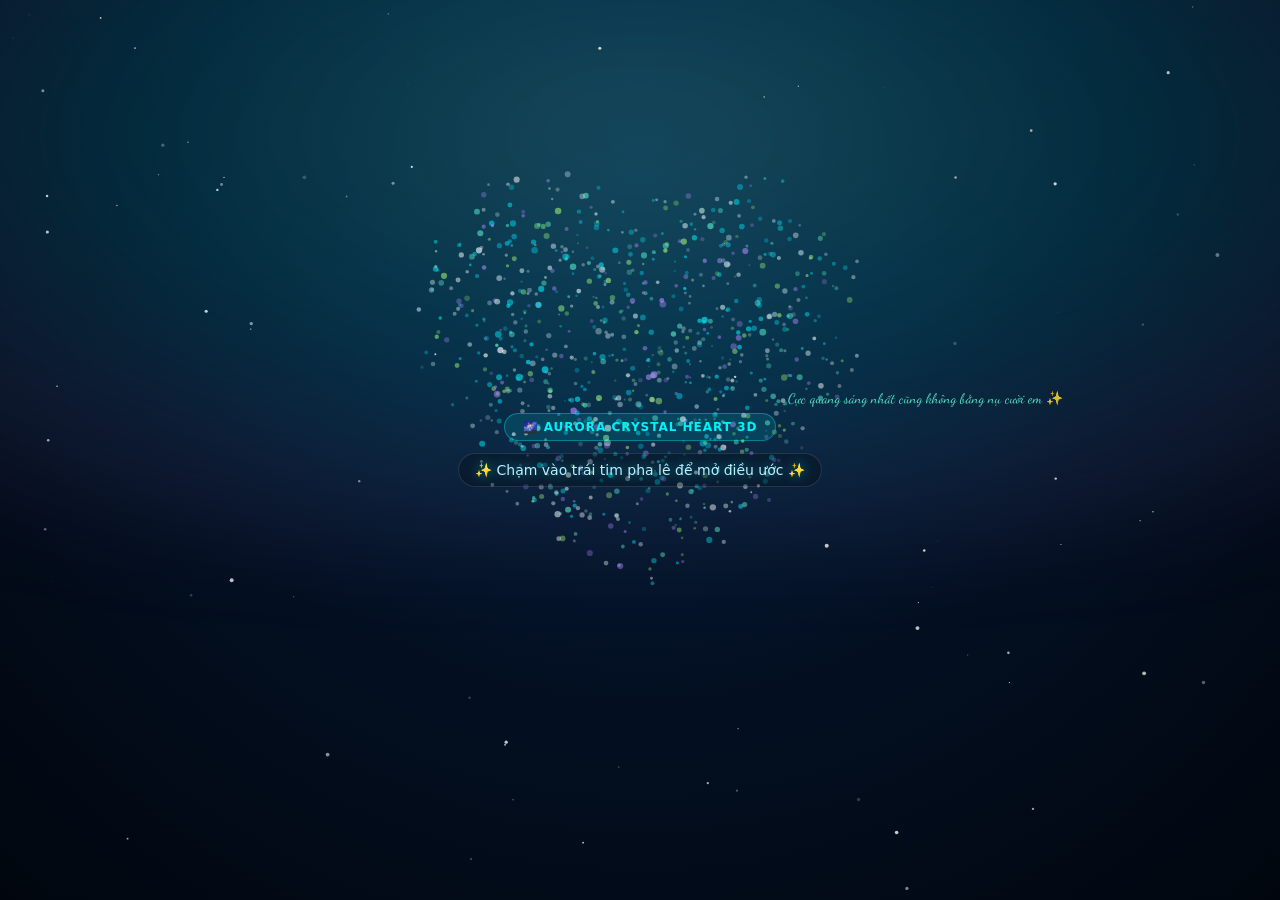
<file: thiep-9.html>
<!DOCTYPE html>
<html lang="vi">
<head>
  <meta charset="UTF-8">
  <meta name="viewport" content="width=device-width, initial-scale=1.0, viewport-fit=cover">
  <meta name="theme-color" content="#030c1a">
  <meta name="description" content="Thiệp 8B — Vũ điệu cực quang, trái tim pha lê 3D và phong thư băng tuyết Bắc Âu">
  <title>Thiệp 09 — Vũ Điệu Cực Quang &amp; Trái Tim Pha Lê 3D 🌌❄️</title>
  <style>
    @font-face {
      font-family: 'Dancing Script';
      src: url([data-uri]) format('truetype');
      font-weight: 400 700;
      font-style: normal;
      font-display: swap;
    }

    :root {
      --night: #030c1a;
      --aurora-cyan: #00f2fe;
      --aurora-green: #64ffda;
      --aurora-purple: #b388ff;
      --aurora-ice: #e0f7fa;
      --text-main: #f0f8ff;
      --text-sub: #90b8d6;
      --font-script: 'Dancing Script', cursive;
      --font-ui: system-ui, -apple-system, sans-serif;
    }

    *, *::before, *::after {
      box-sizing: border-box;
      margin: 0;
      padding: 0;
      -webkit-tap-highlight-color: transparent;
    }

    body {
      min-height: 100vh;
      min-height: 100svh;
      background: radial-gradient(circle at 50% 20%, #072242 0%, #030f21 55%, #01060e 100%);
      background-attachment: fixed;
      color: var(--text-main);
      font-family: var(--font-ui);
      display: flex;
      flex-direction: column;
      align-items: center;
      justify-content: center;
      overflow: hidden;
      position: relative;
    }

    #aurora-canvas {
      position: fixed;
      inset: 0;
      width: 100%;
      height: 100%;
      z-index: 1;
    }

    /* Ambient Aurora Waves */
    .aurora-curtain {
      position: fixed;
      top: -30%;
      left: -20%;
      width: 140%;
      height: 90%;
      background: radial-gradient(ellipse at 50% 50%, rgba(100, 255, 218, 0.18) 0%, rgba(0, 242, 254, 0.12) 40%, rgba(179, 136, 255, 0.08) 70%, transparent 85%);
      filter: blur(50px);
      pointer-events: none;
      z-index: 0;
      animation: waveAurora 10s infinite alternate ease-in-out;
    }

    @keyframes waveAurora {
      0% { transform: scale(0.95) rotate(-2deg); opacity: 0.7; }
      100% { transform: scale(1.05) rotate(2deg); opacity: 1; }
    }

    /* UI Overlay */
    .ui-overlay {
      position: relative;
      z-index: 10;
      display: flex;
      flex-direction: column;
      align-items: center;
      pointer-events: none;
      width: 100%;
      max-width: 440px;
      padding: 20px;
    }

    .aurora-badge {
      display: inline-flex;
      align-items: center;
      gap: 6px;
      padding: 6px 18px;
      background: rgba(0, 242, 254, 0.12);
      border: 1px solid rgba(0, 242, 254, 0.35);
      border-radius: 999px;
      font-size: 12px;
      font-weight: 600;
      color: var(--aurora-cyan);
      letter-spacing: 1px;
      text-transform: uppercase;
      margin-bottom: 12px;
    }

    .intro-hint {
      color: #bbf0ff;
      font-size: 14px;
      text-shadow: 0 0 12px rgba(0, 242, 254, 0.6);
      pointer-events: auto;
      cursor: pointer;
      padding: 8px 16px;
      border-radius: 20px;
      background: rgba(0, 0, 0, 0.25);
      border: 1px solid rgba(255, 255, 255, 0.12);
      transition: all 0.2s;
    }

    .intro-hint:hover {
      background: rgba(0, 242, 254, 0.2);
    }

    /* Reading Panel Modal */
    .crystal-panel {
      position: fixed;
      inset: 0;
      z-index: 50;
      background: rgba(2, 8, 18, 0.82);
      backdrop-filter: blur(14px);
      -webkit-backdrop-filter: blur(14px);
      display: none;
      align-items: center;
      justify-content: center;
      padding: 20px;
      animation: modalFade 0.4s ease;
    }
    .crystal-panel.open {
      display: flex;
    }

    @keyframes modalFade {
      from { opacity: 0; transform: scale(0.96); }
      to { opacity: 1; transform: scale(1); }
    }

    .letter-card {
      width: 100%;
      max-width: 380px;
      background: linear-gradient(165deg, rgba(255, 255, 255, 0.95) 0%, rgba(240, 248, 255, 0.92) 100%);
      color: #0b1f33;
      border-radius: 22px;
      padding: 28px 22px 24px;
      box-shadow: 0 20px 60px rgba(0, 0, 0, 0.6), 0 0 30px rgba(0, 242, 254, 0.35);
      border: 1px solid rgba(255, 255, 255, 0.8);
      position: relative;
    }

    .btn-close {
      position: absolute;
      top: 14px;
      right: 14px;
      width: 32px;
      height: 32px;
      border-radius: 50%;
      background: rgba(0, 0, 0, 0.08);
      border: none;
      font-size: 18px;
      color: #4a637d;
      cursor: pointer;
      display: flex;
      align-items: center;
      justify-content: center;
    }

    .letter-photo-wrap {
      width: 80px;
      height: 80px;
      margin: 0 auto 16px;
      border-radius: 50%;
      overflow: hidden;
      border: 3px solid #64ffda;
      box-shadow: 0 0 16px rgba(100, 255, 218, 0.5);
    }

    .letter-photo-wrap img {
      width: 100%;
      height: 100%;
      object-fit: cover;
    }

    .letter-title {
      font-family: var(--font-script);
      font-size: 26px;
      color: #041f3d;
      text-align: center;
      margin-bottom: 12px;
    }

    .letter-body {
      font-size: 14.5px;
      line-height: 1.65;
      color: #1a334d;
      min-height: 110px;
      margin-bottom: 16px;
    }

    .letter-signature {
      font-family: var(--font-script);
      font-size: 20px;
      color: #008ba3;
      text-align: right;
    }

    .btn-replay {
      width: 100%;
      height: 46px;
      border-radius: 12px;
      background: linear-gradient(135deg, #00f2fe 0%, #4facfe 100%);
      color: #031021;
      border: none;
      font-size: 15px;
      font-weight: 700;
      cursor: pointer;
      margin-top: 16px;
      box-shadow: 0 4px 14px rgba(0, 242, 254, 0.4);
    }
  </style>
</head>
<body>
  <div class="aurora-curtain"></div>
  <canvas id="aurora-canvas"></canvas>

  <div class="ui-overlay">
    <div class="aurora-badge">🌌 Aurora Crystal Heart 3D</div>
    <div class="intro-hint" id="btn-trigger-heart">✨ Chạm vào trái tim pha lê để mở điều ước ✨</div>
  </div>

  <div class="crystal-panel" id="modal-panel">
    <div class="letter-card">
      <button class="btn-close" id="btn-close-modal">×</button>
      <div class="letter-photo-wrap">
        <img src="data:image/svg+xml;utf8,%3Csvg%20xmlns%3D%22http%3A%2F%2Fwww.w3.org%2F2000%2Fsvg%22%20viewBox%3D%220%200%20400%20480%22%20width%3D%22100%25%22%20height%3D%22100%25%22%3E%0A%20%20%3Cdefs%3E%0A%20%20%20%20%3ClinearGradient%20id%3D%22p1Bg%22%20x1%3D%220%25%22%20y1%3D%220%25%22%20x2%3D%22100%25%22%20y2%3D%22100%25%22%3E%0A%20%20%20%20%20%20%3Cstop%20offset%3D%220%25%22%20stop-color%3D%22%233d1226%22%20%2F%3E%0A%20%20%20%20%20%20%3Cstop%20offset%3D%2250%25%22%20stop-color%3D%22%23240b17%22%20%2F%3E%0A%20%20%20%20%20%20%3Cstop%20offset%3D%22100%25%22%20stop-color%3D%22%2312040b%22%20%2F%3E%0A%20%20%20%20%3C%2FlinearGradient%3E%0A%20%20%20%20%3CradialGradient%20id%3D%22p1Glow%22%20cx%3D%2250%25%22%20cy%3D%2240%25%22%20r%3D%2255%25%22%3E%0A%20%20%20%20%20%20%3Cstop%20offset%3D%220%25%22%20stop-color%3D%22%23ffd580%22%20stop-opacity%3D%220.8%22%20%2F%3E%0A%20%20%20%20%20%20%3Cstop%20offset%3D%2235%25%22%20stop-color%3D%22%23ff9a6c%22%20stop-opacity%3D%220.35%22%20%2F%3E%0A%20%20%20%20%20%20%3Cstop%20offset%3D%2270%25%22%20stop-color%3D%22%23d6336c%22%20stop-opacity%3D%220.1%22%20%2F%3E%0A%20%20%20%20%20%20%3Cstop%20offset%3D%22100%25%22%20stop-color%3D%22%23d6336c%22%20stop-opacity%3D%220%22%20%2F%3E%0A%20%20%20%20%3C%2FradialGradient%3E%0A%20%20%20%20%3CradialGradient%20id%3D%22bokeh1%22%20cx%3D%2250%25%22%20cy%3D%2250%25%22%20r%3D%2250%25%22%3E%0A%20%20%20%20%20%20%3Cstop%20offset%3D%220%25%22%20stop-color%3D%22%23ffeaa7%22%20stop-opacity%3D%220.6%22%20%2F%3E%0A%20%20%20%20%20%20%3Cstop%20offset%3D%22100%25%22%20stop-color%3D%22%23fab1a0%22%20stop-opacity%3D%220%22%20%2F%3E%0A%20%20%20%20%3C%2FradialGradient%3E%0A%20%20%20%20%3CradialGradient%20id%3D%22bokeh2%22%20cx%3D%2250%25%22%20cy%3D%2250%25%22%20r%3D%2250%25%22%3E%0A%20%20%20%20%20%20%3Cstop%20offset%3D%220%25%22%20stop-color%3D%22%23ff7675%22%20stop-opacity%3D%220.5%22%20%2F%3E%0A%20%20%20%20%20%20%3Cstop%20offset%3D%22100%25%22%20stop-color%3D%22%23e84393%22%20stop-opacity%3D%220%22%20%2F%3E%0A%20%20%20%20%3C%2FradialGradient%3E%0A%20%20%20%20%3ClinearGradient%20id%3D%22p1Sil%22%20x1%3D%220%25%22%20y1%3D%220%25%22%20x2%3D%220%25%22%20y2%3D%22100%25%22%3E%0A%20%20%20%20%20%20%3Cstop%20offset%3D%220%25%22%20stop-color%3D%22%232a0d1b%22%20%2F%3E%0A%20%20%20%20%20%20%3Cstop%20offset%3D%22100%25%22%20stop-color%3D%22%230e0309%22%20%2F%3E%0A%20%20%20%20%3C%2FlinearGradient%3E%0A%20%20%20%20%3ClinearGradient%20id%3D%22p1Rim%22%20x1%3D%220%25%22%20y1%3D%220%25%22%20x2%3D%22100%25%22%20y2%3D%22100%25%22%3E%0A%20%20%20%20%20%20%3Cstop%20offset%3D%220%25%22%20stop-color%3D%22%23ffeedb%22%20%2F%3E%0A%20%20%20%20%20%20%3Cstop%20offset%3D%2260%25%22%20stop-color%3D%22%23ffaa7f%22%20%2F%3E%0A%20%20%20%20%20%20%3Cstop%20offset%3D%22100%25%22%20stop-color%3D%22%23e84393%22%20%2F%3E%0A%20%20%20%20%3C%2FlinearGradient%3E%0A%20%20%3C%2Fdefs%3E%0A%0A%20%20%3C!--%20Background%20--%3E%0A%20%20%3Crect%20width%3D%22400%22%20height%3D%22480%22%20fill%3D%22url(%23p1Bg)%22%20%2F%3E%0A%0A%20%20%3C!--%20Ambient%20Bokeh%20Circles%20--%3E%0A%20%20%3Ccircle%20cx%3D%2280%22%20cy%3D%2280%22%20r%3D%2248%22%20fill%3D%22url(%23bokeh1)%22%20%2F%3E%0A%20%20%3Ccircle%20cx%3D%22320%22%20cy%3D%22100%22%20r%3D%2258%22%20fill%3D%22url(%23bokeh2)%22%20%2F%3E%0A%20%20%3Ccircle%20cx%3D%22200%22%20cy%3D%2260%22%20r%3D%2238%22%20fill%3D%22url(%23bokeh1)%22%20%2F%3E%0A%20%20%3Ccircle%20cx%3D%2250%22%20cy%3D%22220%22%20r%3D%2232%22%20fill%3D%22url(%23bokeh2)%22%20%2F%3E%0A%20%20%3Ccircle%20cx%3D%22350%22%20cy%3D%22230%22%20r%3D%2242%22%20fill%3D%22url(%23bokeh1)%22%20%2F%3E%0A%20%20%3Ccircle%20cx%3D%22200%22%20cy%3D%22220%22%20r%3D%22130%22%20fill%3D%22url(%23p1Glow)%22%20%2F%3E%0A%0A%20%20%3C!--%20Twinkling%20Ambient%20Sparkles%20--%3E%0A%20%20%3Ccircle%20cx%3D%22110%22%20cy%3D%2250%22%20r%3D%222.5%22%20fill%3D%22%23fff%22%20opacity%3D%220.85%22%20%2F%3E%0A%20%20%3Ccircle%20cx%3D%22290%22%20cy%3D%2270%22%20r%3D%222%22%20fill%3D%22%23fff%22%20opacity%3D%220.75%22%20%2F%3E%0A%20%20%3Ccircle%20cx%3D%22340%22%20cy%3D%22150%22%20r%3D%222.5%22%20fill%3D%22%23ffd580%22%20opacity%3D%220.9%22%20%2F%3E%0A%20%20%3Ccircle%20cx%3D%2270%22%20cy%3D%22140%22%20r%3D%222%22%20fill%3D%22%23ffb8b8%22%20opacity%3D%220.8%22%20%2F%3E%0A%0A%20%20%3C!--%20Romantic%20Couple%20Portrait%20Silhouette%20--%3E%0A%20%20%3C!--%20Him%20(Left)%20--%3E%0A%20%20%3Cpath%20d%3D%22M%20105%20215%20C%20105%20185%2C%20125%20160%2C%20150%20160%20C%20168%20160%2C%20182%20175%2C%20182%20200%20C%20182%20220%2C%20168%20233%2C%20158%20240%20C%20158%20250%2C%20175%20265%2C%20190%20285%20C%20155%20290%2C%20110%20305%2C%2080%20345%20C%2075%20315%2C%2070%20265%2C%2090%20235%20Z%22%20fill%3D%22url(%23p1Sil)%22%20%2F%3E%0A%20%20%3C!--%20Her%20(Right)%20--%3E%0A%20%20%3Cpath%20d%3D%22M%20295%20215%20C%20295%20185%2C%20275%20160%2C%20250%20160%20C%20232%20160%2C%20218%20175%2C%20218%20200%20C%20218%20220%2C%20232%20233%2C%20242%20240%20C%20242%20250%2C%20225%20265%2C%20210%20285%20C%20245%20290%2C%20290%20305%2C%20320%20345%20C%20325%20315%2C%20330%20265%2C%20310%20235%20Z%22%20fill%3D%22url(%23p1Sil)%22%20%2F%3E%0A%0A%20%20%3C!--%20Faces%20%2F%20Profiles%20--%3E%0A%20%20%3Cellipse%20cx%3D%22150%22%20cy%3D%22200%22%20rx%3D%2224%22%20ry%3D%2228%22%20fill%3D%22%231b0811%22%20%2F%3E%0A%20%20%3Cpath%20d%3D%22M%20132%20185%20C%20137%20167%2C%20160%20165%2C%20174%20176%20C%20178%20190%2C%20174%20204%2C%20169%20212%20C%20161%20223%2C%20146%20228%2C%20137%20218%20Z%22%20fill%3D%22%2314050d%22%20%2F%3E%0A%20%20%3Cellipse%20cx%3D%22250%22%20cy%3D%22202%22%20rx%3D%2222%22%20ry%3D%2227%22%20fill%3D%22%231b0811%22%20%2F%3E%0A%20%20%3Cpath%20d%3D%22M%20232%20176%20C%20246%20162%2C%20274%20167%2C%20277%20186%20C%20283%20214%2C%20274%20242%2C%20267%20261%20C%20260%20242%2C%20246%20233%2C%20236%20218%20Z%22%20fill%3D%22%2314050d%22%20%2F%3E%0A%0A%20%20%3C!--%20Rim%20light%20highlights%20--%3E%0A%20%20%3Cpath%20d%3D%22M%20168%20180%20C%20172%20190%2C%20170%20203%2C%20165%20211%22%20stroke%3D%22url(%23p1Rim)%22%20stroke-width%3D%222.5%22%20fill%3D%22none%22%20opacity%3D%220.85%22%20%2F%3E%0A%20%20%3Cpath%20d%3D%22M%20232%20180%20C%20228%20190%2C%20230%20203%2C%20235%20211%22%20stroke%3D%22url(%23p1Rim)%22%20stroke-width%3D%222.5%22%20fill%3D%22none%22%20opacity%3D%220.85%22%20%2F%3E%0A%0A%20%20%3C!--%20Candlelight%20Table%20Surface%20%26%20Champagne%20Glasses%20--%3E%0A%20%20%3Cpath%20d%3D%22M%200%20340%20L%20400%20340%20L%20400%20480%20L%200%20480%20Z%22%20fill%3D%22%230c0307%22%20%2F%3E%0A%20%20%3Cline%20x1%3D%220%22%20y1%3D%22340%22%20x2%3D%22400%22%20y2%3D%22340%22%20stroke%3D%22%23ff9a6c%22%20stroke-width%3D%221.5%22%20opacity%3D%220.4%22%20%2F%3E%0A%0A%20%20%3C!--%20Glasses%20--%3E%0A%20%20%3Cpath%20d%3D%22M%20160%20335%20L%20160%20315%20Q%20155%20305%2C%20150%20292%20Q%20160%20288%2C%20170%20292%20Q%20165%20305%2C%20160%20315%22%20fill%3D%22none%22%20stroke%3D%22%23ffeaa7%22%20stroke-width%3D%221.5%22%20opacity%3D%220.75%22%20%2F%3E%0A%20%20%3Cpath%20d%3D%22M%20152%20297%20Q%20160%20294%2C%20168%20297%20L%20165%20309%20Q%20160%20313%2C%20155%20309%20Z%22%20fill%3D%22%23e84393%22%20opacity%3D%220.55%22%20%2F%3E%0A%20%20%3Cline%20x1%3D%22150%22%20y1%3D%22335%22%20x2%3D%22170%22%20y2%3D%22335%22%20stroke%3D%22%23ffeaa7%22%20stroke-width%3D%221.5%22%20opacity%3D%220.75%22%20%2F%3E%0A%0A%20%20%3Cpath%20d%3D%22M%20240%20335%20L%20240%20315%20Q%20235%20305%2C%20230%20292%20Q%20240%20288%2C%20250%20292%20Q%20245%20305%2C%20240%20335%22%20fill%3D%22none%22%20stroke%3D%22%23ffeaa7%22%20stroke-width%3D%221.5%22%20opacity%3D%220.75%22%20%2F%3E%0A%20%20%3Cpath%20d%3D%22M%20232%20297%20Q%20240%20294%2C%20248%20297%20L%20245%20309%20Q%20240%20313%2C%20235%20309%20Z%22%20fill%3D%22%23e84393%22%20opacity%3D%220.55%22%20%2F%3E%0A%20%20%3Cline%20x1%3D%22230%22%20y1%3D%22335%22%20x2%3D%22250%22%20y2%3D%22335%22%20stroke%3D%22%23ffeaa7%22%20stroke-width%3D%221.5%22%20opacity%3D%220.75%22%20%2F%3E%0A%0A%20%20%3C!--%20Candle%20in%20glass%20--%3E%0A%20%20%3Crect%20x%3D%22191%22%20y%3D%22318%22%20width%3D%2218%22%20height%3D%2222%22%20rx%3D%223%22%20fill%3D%22%23ffffff%22%20fill-opacity%3D%220.12%22%20stroke%3D%22%23ffeaa7%22%20stroke-width%3D%221.5%22%20opacity%3D%220.8%22%20%2F%3E%0A%20%20%3Crect%20x%3D%22195%22%20y%3D%22325%22%20width%3D%2210%22%20height%3D%2213%22%20rx%3D%222%22%20fill%3D%22%23fffdfa%22%20opacity%3D%220.9%22%20%2F%3E%0A%20%20%3Cpath%20d%3D%22M%20200%20324%20C%20197%20318%2C%20197%20311%2C%20200%20306%20C%20203%20311%2C%20203%20318%2C%20200%20324%20Z%22%20fill%3D%22%23ffd32a%22%20%2F%3E%0A%3C%2Fsvg%3E" alt="Người thương">
      </div>
      <div class="letter-title">My Dearest Love ❄️</div>
      <div class="letter-body" id="typewriter-text"></div>
      <div class="letter-signature">— Người thương em nhất 🤍</div>
      <button class="btn-replay" id="btn-replay">Ngắm lại cực quang 🌌</button>
    </div>
  </div>

  <script>
    const CONFIG = {
      senderName: 'Anh',
      recipientName: 'Em',
      message: '🌌 Gửi người con gái sưởi ấm mùa đông của anh,\n\nNgười ta thường bảo ai may mắn nhìn thấy dải cực quang sẽ có được hạnh phúc trọn đời. Nhưng với anh, khoảnh khắc kỳ diệu nhất là khi được gặp em và cùng em nắm tay đi qua những ngày tháng bình yên.\n\nCảm ơn em đã là ngọn lửa ấm áp xua tan mọi giá lạnh. Anh thương em rất nhiều! ❄️✨🤍',
      orbitMessages: [
        'Cực quang sáng nhất cũng không bằng nụ cười em ✨',
        'Ấm áp nhất là khi có em bên cạnh 🤍',
        'Trái tim anh mãi thuộc về em 💖',
        'Nguyện cùng em đi đến cùng trời cuối đất ❄️',
        'Tình yêu vĩnh cửu như dải cực quang 🌌'
      ]
    };

    const canvas = document.getElementById('aurora-canvas');
    const ctx = canvas.getContext('2d');
    let W = window.innerWidth;
    let H = window.innerHeight;
    canvas.width = W;
    canvas.height = H;

    window.addEventListener('resize', () => {
      W = window.innerWidth;
      H = window.innerHeight;
      canvas.width = W;
      canvas.height = H;
    });

    // Generate 3D Volumetric Heart with Aurora Crystal Colors
    const heartParticles = [];
    const count = 900;
    const crystalColors = ['#00f2fe', '#64ffda', '#a8ff78', '#ffffff', '#e0f7fa', '#b388ff', '#00e5ff'];

    let tries = 0;
    while (heartParticles.length < count && tries < count * 9) {
      tries++;
      const x = (Math.random() - 0.5) * 2.3;
      const y = -0.95 + Math.random() * 2.2;
      const z = (Math.random() - 0.5) * 1.35;

      const a = x * x + y * y + 2.25 * z * z - 1;
      const val = a * a * a - x * x * y * y * y - 0.1125 * z * z * y * y * y;

      if (val <= 0) {
        heartParticles.push({
          x: x,
          y: y,
          z: z,
          color: crystalColors[Math.floor(Math.random() * crystalColors.length)],
          size: 1.0 + Math.random() * 1.5,
          alpha: 0.55 + Math.random() * 0.45
        });
      }
    }

    // Stars
    const stars = [];
    for (let i = 0; i < 90; i++) {
      stars.push({
        x: Math.random() * W,
        y: Math.random() * H,
        r: 0.5 + Math.random() * 1.5,
        twinkle: Math.random() * Math.PI * 2,
        speed: 0.5 + Math.random() * 1.5
      });
    }

    // Animation Loop
    let angleY = 0;
    function render(time) {
      ctx.clearRect(0, 0, W, H);
      angleY += 0.012;

      // Stars
      ctx.fillStyle = '#ffffff';
      for (const s of stars) {
        s.twinkle += s.speed * 0.03;
        ctx.globalAlpha = 0.3 + 0.5 * Math.sin(s.twinkle);
        ctx.beginPath();
        ctx.arc(s.x, s.y, s.r, 0, Math.PI * 2);
        ctx.fill();
      }

      // Heart 3D Projection
      const scale = Math.min(W, H) * 0.22;
      const cx = W / 2;
      const cy = H * 0.46;

      // Sort by rotated Z
      const rotated = heartParticles.map(p => {
        // Rotate around Y
        const cosY = Math.cos(angleY);
        const sinY = Math.sin(angleY);
        const rx = p.x * cosY + p.z * sinY;
        const rz = -p.x * sinY + p.z * cosY;
        return {
          px: cx + rx * scale,
          py: cy - p.y * scale,
          z: rz,
          color: p.color,
          size: p.size,
          alpha: p.alpha
        };
      });

      rotated.sort((a, b) => a.z - b.z);

      for (const p of rotated) {
        ctx.fillStyle = p.color;
        const depthAlpha = Math.max(0.2, (p.z + 1.5) / 3) * p.alpha;
        ctx.globalAlpha = depthAlpha;
        ctx.beginPath();
        ctx.arc(p.px, p.py, p.size * (0.8 + 0.4 * (p.z + 1)), 0, Math.PI * 2);
        ctx.fill();
      }

      // Orbiting text
      ctx.globalAlpha = 0.85;
      ctx.fillStyle = '#64ffda';
      ctx.font = 'bold 14px "Dancing Script", cursive';
      ctx.textAlign = 'center';

      const msg = CONFIG.orbitMessages[0];
      const orbitR = scale * 1.45;
      const orbitCos = Math.cos(-angleY * 0.7);
      const orbitSin = Math.sin(-angleY * 0.7);
      const ox = cx + orbitCos * orbitR;
      const oy = cy + orbitSin * (orbitR * 0.32);
      ctx.fillText(msg, ox, oy);

      ctx.globalAlpha = 1;
      requestAnimationFrame(render);
    }
    requestAnimationFrame(render);

    // Modal Interaction
    const modal = document.getElementById('modal-panel');
    const btnTrigger = document.getElementById('btn-trigger-heart');
    const btnClose = document.getElementById('btn-close-modal');
    const btnReplay = document.getElementById('btn-replay');
    const typewriter = document.getElementById('typewriter-text');

    function openModal() {
      modal.classList.add('open');
      typewriter.textContent = '';
      let charIdx = 0;
      const cleanMsg = CONFIG.message.replace(/\\n/g, '\n');
      
      const timer = setInterval(() => {
        if (charIdx < cleanMsg.length) {
          typewriter.textContent += cleanMsg[charIdx];
          charIdx++;
        } else {
          clearInterval(timer);
        }
      }, 35);
    }

    btnTrigger.addEventListener('click', openModal);
    canvas.addEventListener('click', (e) => {
      // If clicked near center heart
      const dist = Math.hypot(e.clientX - W / 2, e.clientY - H * 0.46);
      if (dist < 140) {
        openModal();
      }
    });

    btnClose.addEventListener('click', () => modal.classList.remove('open'));
    btnReplay.addEventListener('click', () => modal.classList.remove('open'));
  </script>
</body>
</html>
</file>
